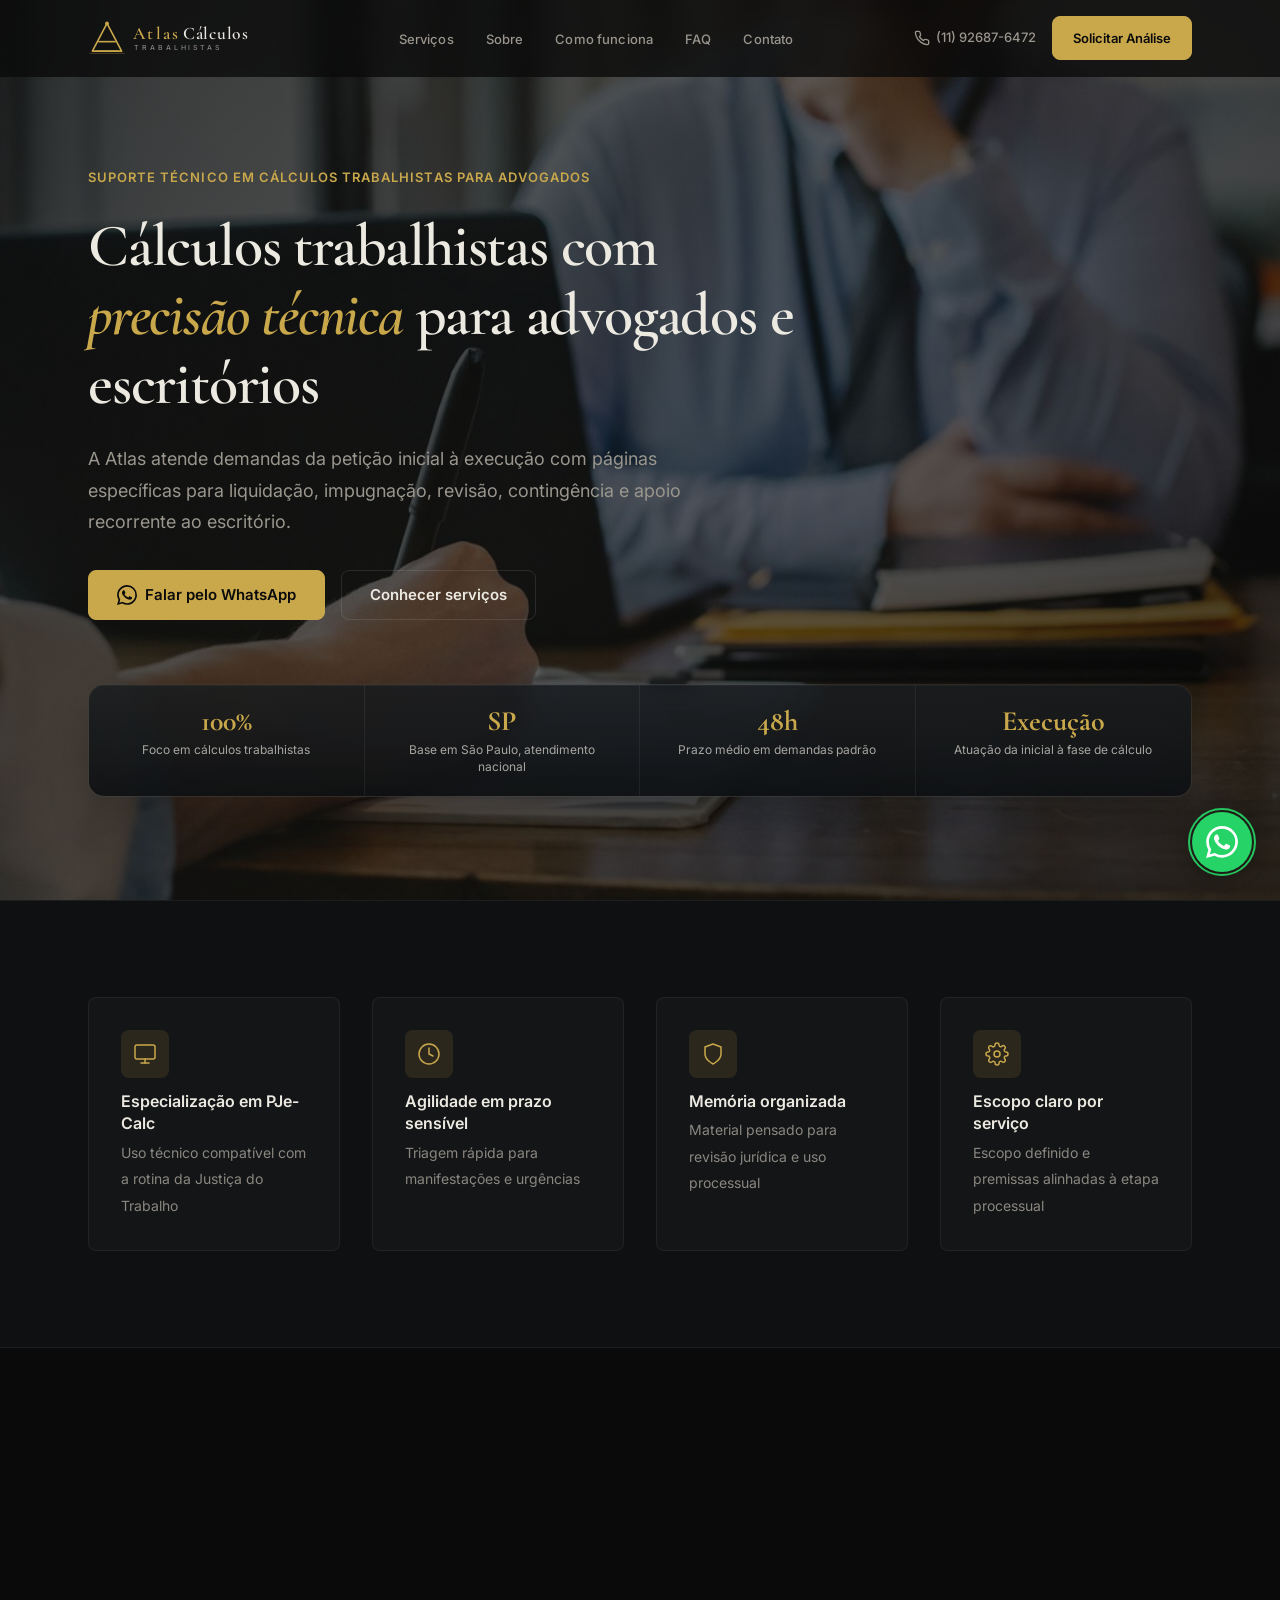
<file: index.html>
<!DOCTYPE html>
<html lang="pt-BR">
<head>
  <!-- Google tag (gtag.js) -->
  <script async src="https://www.googletagmanager.com/gtag/js?id=G-YRRCG4PG8Q"></script>
  <script>
    window.dataLayer = window.dataLayer || [];
    function gtag(){dataLayer.push(arguments);}
    gtag('js', new Date());
    gtag('config', 'G-YRRCG4PG8Q');
  </script>
  <meta charset="UTF-8">
  <meta name="viewport" content="width=device-width, initial-scale=1.0">
  <title>Atlas Cálculos Trabalhistas | Liquidação, Impugnação e Revisão</title>
  <meta name="description" content="Cálculos trabalhistas para advogados e escritórios com foco em liquidação de sentença, impugnação, revisão, cálculos iniciais e contingência. Atendimento remoto nacional.">
  <meta property="og:title" content="Atlas Cálculos Trabalhistas | Liquidação, Impugnação e Revisão">
  <meta property="og:description" content="Suporte técnico em cálculos trabalhistas para advogados e escritórios, com páginas específicas para liquidação, impugnação, revisão, inicial e contingência.">
  <meta property="og:type" content="website">
  <meta property="og:url" content="https://atlascalculos.com.br/">
  <meta property="og:site_name" content="Atlas Cálculos Trabalhistas">
  <meta property="og:locale" content="pt_BR">
  <meta property="og:image" content="https://atlascalculos.com.br/og-image.jpg">
  <meta property="og:image:alt" content="Identidade visual da Atlas Cálculos Trabalhistas">
  <meta name="twitter:card" content="summary_large_image">
  <meta name="twitter:title" content="Atlas Cálculos Trabalhistas | Liquidação, Impugnação e Revisão">
  <meta name="twitter:description" content="Suporte técnico em cálculos trabalhistas para advogados e escritórios com atendimento remoto nacional.">
  <meta name="twitter:image" content="https://atlascalculos.com.br/og-image.jpg">
  <meta name="robots" content="index, follow">
  <link rel="canonical" href="https://atlascalculos.com.br/">
  <meta name="theme-color" content="#0a0a0b">
  <link rel="icon" href="/favicon.ico" sizes="any">
  <link rel="icon" type="image/svg+xml" href="/favicon.svg">
  <link rel="icon" type="image/png" sizes="32x32" href="/favicon-32x32.png">
  <link rel="icon" type="image/png" sizes="16x16" href="/favicon-16x16.png">
  <link rel="icon" type="image/png" sizes="192x192" href="/icon-192.png">
  <link rel="apple-touch-icon" sizes="180x180" href="/apple-touch-icon.png">
  <link rel="manifest" href="/site.webmanifest">
  <link rel="preload" as="image" href="/images/hero/hero-banner-1440.jpg" imagesrcset="/images/hero/hero-banner-768.jpg 768w, /images/hero/hero-banner-1440.jpg 1440w" imagesizes="100vw">
  <link rel="preconnect" href="https://fonts.googleapis.com">
  <link rel="preconnect" href="https://fonts.gstatic.com" crossorigin>
  <link href="https://fonts.googleapis.com/css2?family=Cormorant+Garamond:ital,wght@0,400;0,500;0,600;0,700;1,400&family=Inter:wght@300;400;500;600;700&display=swap" rel="stylesheet">
  <link rel="stylesheet" href="/css/styles.css">
  <script type="application/ld+json">
  {
    "@context": "https://schema.org",
    "@graph": [
      {
        "@type": "Organization",
        "@id": "https://atlascalculos.com.br/#organization",
        "name": "Atlas Cálculos Trabalhistas",
        "url": "https://atlascalculos.com.br/",
        "logo": {
          "@type": "ImageObject",
          "url": "https://atlascalculos.com.br/icon-512.png",
          "width": 512,
          "height": 512
        },
        "image": "https://atlascalculos.com.br/og-image.jpg",
        "email": "contato@atlascalculos.com.br",
        "telephone": "+55 11 92687-6472",
        "address": {
          "@type": "PostalAddress",
          "addressLocality": "São Paulo",
          "addressRegion": "SP",
          "addressCountry": "BR"
        },
        "sameAs": [
          "https://instagram.com/atlascalculos",
          "https://linkedin.com/company/112794314"
        ]
      },
      {
        "@type": "ProfessionalService",
        "@id": "https://atlascalculos.com.br/#service",
        "name": "Atlas Cálculos Trabalhistas",
        "description": "Suporte técnico em cálculos trabalhistas para advogados e escritórios, com foco em liquidação de sentença, impugnação, revisão, cálculos iniciais e contingência.",
        "url": "https://atlascalculos.com.br/",
        "provider": {
          "@id": "https://atlascalculos.com.br/#organization"
        },
        "areaServed": "BR",
        "serviceType": [
          "Cálculos iniciais trabalhistas",
          "Liquidação de sentença trabalhista",
          "Impugnação de cálculos trabalhistas",
          "Contingência trabalhista",
          "Revisão de cálculos trabalhistas"
        ]
      },
      {
        "@type": "WebSite",
        "@id": "https://atlascalculos.com.br/#website",
        "url": "https://atlascalculos.com.br/",
        "name": "Atlas Cálculos Trabalhistas",
        "inLanguage": "pt-BR"
      },
      {
        "@type": "FAQPage",
        "@id": "https://atlascalculos.com.br/#faq",
        "mainEntity": [
          {
            "@type": "Question",
            "name": "Como funciona a solicitação de um cálculo?",
            "acceptedAnswer": {
              "@type": "Answer",
              "text": "O advogado envia o caso, o objetivo da demanda, o prazo e os documentos disponíveis. A Atlas faz a triagem técnica, define escopo e indica a frente mais adequada para o trabalho."
            }
          },
          {
            "@type": "Question",
            "name": "Atendem apenas advogados e escritórios?",
            "acceptedAnswer": {
              "@type": "Answer",
              "text": "Sim. O atendimento da Atlas é direcionado a advogados autônomos e escritórios que precisam de apoio técnico em cálculos trabalhistas."
            }
          },
          {
            "@type": "Question",
            "name": "Fazem revisão de cálculos já elaborados?",
            "acceptedAnswer": {
              "@type": "Answer",
              "text": "Sim. A Atlas revisa cálculos já produzidos para validar critérios, memória e coerência técnica antes de protocolar, negociar ou impugnar."
            }
          },
          {
            "@type": "Question",
            "name": "Atendem demandas urgentes?",
            "acceptedAnswer": {
              "@type": "Answer",
              "text": "Sim. Demandas com prazo processual recebem prioridade na triagem para avaliar viabilidade, escopo e melhor formato de entrega."
            }
          }
        ]
      }
    ]
  }
  </script>
</head>
<body data-whatsapp-url="https://wa.me/5511926876472?text=Ol%C3%A1%2C%20gostaria%20de%20solicitar%20uma%20an%C3%A1lise%20t%C3%A9cnica.">

  <!-- ========== HEADER ========== -->
  <header class="header" id="header">
    <div class="container header__inner">
      <a href="/" class="header__logo" aria-label="Atlas Cálculos Trabalhistas - Início">
        <svg width="190" height="44" viewBox="0 0 260 52" fill="none" xmlns="http://www.w3.org/2000/svg">
          <polygon points="26,6 6,44 46,44" fill="none" stroke="#c9a84c" stroke-width="2.2" stroke-linejoin="round"/>
          <line x1="14" y1="31" x2="38" y2="31" stroke="#c9a84c" stroke-width="2.2"/>
          <circle cx="26" cy="6" r="2.6" fill="#c9a84c"/>
          <line x1="2" y1="47" x2="50" y2="47" stroke="#c9a84c" stroke-width="0.8" opacity="0.5"/>
          <line x1="10" y1="44" x2="42" y2="44" stroke="#c9a84c" stroke-width="1.6"/>
          <text x="62" y="28" font-family="'Cormorant Garamond', Georgia, serif" font-size="24" font-weight="600" fill="#c9a84c" letter-spacing="3">Atlas</text>
          <text x="130" y="28" font-family="'Cormorant Garamond', Georgia, serif" font-size="24" font-weight="600" fill="#e6e4de" letter-spacing="1">Cálculos</text>
          <text x="63" y="43" font-family="'DM Sans', 'Inter', sans-serif" font-size="9.5" font-weight="500" fill="#888480" letter-spacing="4">TRABALHISTAS</text>
        </svg>
      </a>

      <nav class="header__nav" id="nav" aria-label="Navegação principal">
        <ul class="nav__list">
          <li><a href="#servicos" class="nav__link">Serviços</a></li>
          <li><a href="#sobre" class="nav__link">Sobre</a></li>
          <li><a href="#como-funciona" class="nav__link">Como funciona</a></li>
          <li><a href="#faq" class="nav__link">FAQ</a></li>
          <li><a href="#contato" class="nav__link">Contato</a></li>
        </ul>
      </nav>

      <div class="header__actions">
        <a href="tel:+5511926876472" class="header__phone" aria-label="Ligar para Atlas">
          <svg width="16" height="16" viewBox="0 0 24 24" fill="none" stroke="currentColor" stroke-width="2" stroke-linecap="round" stroke-linejoin="round"><path d="M22 16.92v3a2 2 0 0 1-2.18 2 19.79 19.79 0 0 1-8.63-3.07 19.5 19.5 0 0 1-6-6 19.79 19.79 0 0 1-3.07-8.67A2 2 0 0 1 4.11 2h3a2 2 0 0 1 2 1.72 12.84 12.84 0 0 0 .7 2.81 2 2 0 0 1-.45 2.11L8.09 9.91a16 16 0 0 0 6 6l1.27-1.27a2 2 0 0 1 2.11-.45 12.84 12.84 0 0 0 2.81.7A2 2 0 0 1 22 16.92z"/></svg>
          <span>(11) 92687-6472</span>
        </a>
        <a href="https://wa.me/5511926876472?text=Ol%C3%A1%2C%20gostaria%20de%20solicitar%20uma%20an%C3%A1lise%20t%C3%A9cnica." class="btn btn--primary btn--sm header__cta" target="_blank" rel="noopener noreferrer">
          Solicitar Análise
        </a>
        <button class="header__menu-toggle" id="menuToggle" aria-label="Abrir menu" aria-expanded="false" aria-controls="nav">
          <span></span><span></span><span></span>
        </button>
      </div>
    </div>
  </header>

  <main>
    <!-- ========== HERO ========== -->
    <section class="hero" id="hero">
      <div class="hero__media" aria-hidden="true">
        <img class="hero__image" src="/images/hero/hero-banner-1440.jpg" srcset="/images/hero/hero-banner-768.jpg 768w, images/hero/hero-banner-1440.jpg 1440w" sizes="100vw" width="1440" height="810" alt="" loading="eager" decoding="async" fetchpriority="high">
      </div>
      <div class="hero__bg-pattern" aria-hidden="true"></div>
      <div class="container hero__inner">
        <div class="hero__content">
          <p class="hero__label">Suporte técnico em cálculos trabalhistas para advogados</p>
          <h1 class="hero__title">Cálculos trabalhistas com <em>precisão técnica</em> para advogados e escritórios</h1>
          <p class="hero__description">A Atlas atende demandas da petição inicial à execução com páginas específicas para liquidação, impugnação, revisão, contingência e apoio recorrente ao escritório.</p>
          <div class="hero__actions">
            <a href="https://wa.me/5511926876472?text=Ol%C3%A1%2C%20gostaria%20de%20solicitar%20uma%20an%C3%A1lise%20t%C3%A9cnica." class="btn btn--primary" target="_blank" rel="noopener noreferrer">
              <svg width="20" height="20" viewBox="0 0 24 24" fill="currentColor"><path d="M17.472 14.382c-.297-.149-1.758-.867-2.03-.967-.273-.099-.471-.148-.67.15-.197.297-.767.966-.94 1.164-.173.199-.347.223-.644.075-.297-.15-1.255-.463-2.39-1.475-.883-.788-1.48-1.761-1.653-2.059-.173-.297-.018-.458.13-.606.134-.133.298-.347.446-.52.149-.174.198-.298.298-.497.099-.198.05-.371-.025-.52-.075-.149-.669-1.612-.916-2.207-.242-.579-.487-.5-.669-.51-.173-.008-.371-.01-.57-.01-.198 0-.52.074-.792.372-.272.297-1.04 1.016-1.04 2.479 0 1.462 1.065 2.875 1.213 3.074.149.198 2.096 3.2 5.077 4.487.709.306 1.262.489 1.694.625.712.227 1.36.195 1.871.118.571-.085 1.758-.719 2.006-1.413.248-.694.248-1.289.173-1.413-.074-.124-.272-.198-.57-.347m-5.421 7.403h-.004a9.87 9.87 0 01-5.031-1.378l-.361-.214-3.741.982.998-3.648-.235-.374a9.86 9.86 0 01-1.51-5.26c.001-5.45 4.436-9.884 9.888-9.884 2.64 0 5.122 1.03 6.988 2.898a9.825 9.825 0 012.893 6.994c-.003 5.45-4.437 9.884-9.885 9.884m8.413-18.297A11.815 11.815 0 0012.05 0C5.495 0 .16 5.335.157 11.892c0 2.096.547 4.142 1.588 5.945L.057 24l6.305-1.654a11.882 11.882 0 005.683 1.448h.005c6.554 0 11.89-5.335 11.893-11.893a11.821 11.821 0 00-3.48-8.413z"/></svg>
              Falar pelo WhatsApp
            </a>
            <a href="#servicos" class="btn btn--outline">Conhecer serviços</a>
          </div>
        </div>

        <div class="hero__stats">
          <div class="stat" data-animate>
            <span class="stat__value">100%</span>
            <span class="stat__label">Foco em cálculos trabalhistas</span>
          </div>
          <div class="stat" data-animate>
            <span class="stat__value">SP</span>
            <span class="stat__label">Base em São Paulo, atendimento nacional</span>
          </div>
          <div class="stat" data-animate>
            <span class="stat__value">48h</span>
            <span class="stat__label">Prazo médio em demandas padrão</span>
          </div>
          <div class="stat" data-animate>
            <span class="stat__value">Execução</span>
            <span class="stat__label">Atuação da inicial à fase de cálculo</span>
          </div>
        </div>
      </div>
    </section>

    <!-- ========== TRUST BAR ========== -->
    <section class="trust" aria-label="Indicadores de confiança">
      <div class="container">
        <div class="trust__grid">
          <div class="trust__item" data-animate>
            <div class="trust__icon">
              <svg width="24" height="24" viewBox="0 0 24 24" fill="none" stroke="currentColor" stroke-width="1.5" stroke-linecap="round" stroke-linejoin="round"><rect x="2" y="3" width="20" height="14" rx="2"/><line x1="8" y1="21" x2="16" y2="21"/><line x1="12" y1="17" x2="12" y2="21"/></svg>
            </div>
            <div class="trust__text">
              <strong>Especialização em PJe-Calc</strong>
              <span>Uso técnico compatível com a rotina da Justiça do Trabalho</span>
            </div>
          </div>
          <div class="trust__item" data-animate>
            <div class="trust__icon">
              <svg width="24" height="24" viewBox="0 0 24 24" fill="none" stroke="currentColor" stroke-width="1.5" stroke-linecap="round" stroke-linejoin="round"><circle cx="12" cy="12" r="10"/><polyline points="12 6 12 12 16 14"/></svg>
            </div>
            <div class="trust__text">
              <strong>Agilidade em prazo sensível</strong>
              <span>Triagem rápida para manifestações e urgências</span>
            </div>
          </div>
          <div class="trust__item" data-animate>
            <div class="trust__icon">
              <svg width="24" height="24" viewBox="0 0 24 24" fill="none" stroke="currentColor" stroke-width="1.5" stroke-linecap="round" stroke-linejoin="round"><path d="M12 22s8-4 8-10V5l-8-3-8 3v7c0 6 8 10 8 10z"/></svg>
            </div>
            <div class="trust__text">
              <strong>Memória organizada</strong>
              <span>Material pensado para revisão jurídica e uso processual</span>
            </div>
          </div>
          <div class="trust__item" data-animate>
            <div class="trust__icon">
              <svg width="24" height="24" viewBox="0 0 24 24" fill="none" stroke="currentColor" stroke-width="1.5" stroke-linecap="round" stroke-linejoin="round"><circle cx="12" cy="12" r="3"/><path d="M19.4 15a1.65 1.65 0 0 0 .33 1.82l.06.06a2 2 0 0 1 0 2.83 2 2 0 0 1-2.83 0l-.06-.06a1.65 1.65 0 0 0-1.82-.33 1.65 1.65 0 0 0-1 1.51V21a2 2 0 0 1-2 2 2 2 0 0 1-2-2v-.09A1.65 1.65 0 0 0 9 19.4a1.65 1.65 0 0 0-1.82.33l-.06.06a2 2 0 0 1-2.83 0 2 2 0 0 1 0-2.83l.06-.06A1.65 1.65 0 0 0 4.68 15a1.65 1.65 0 0 0-1.51-1H3a2 2 0 0 1-2-2 2 2 0 0 1 2-2h.09A1.65 1.65 0 0 0 4.6 9a1.65 1.65 0 0 0-.33-1.82l-.06-.06a2 2 0 0 1 0-2.83 2 2 0 0 1 2.83 0l.06.06A1.65 1.65 0 0 0 9 4.68a1.65 1.65 0 0 0 1-1.51V3a2 2 0 0 1 2-2 2 2 0 0 1 2 2v.09a1.65 1.65 0 0 0 1 1.51 1.65 1.65 0 0 0 1.82-.33l.06-.06a2 2 0 0 1 2.83 0 2 2 0 0 1 0 2.83l-.06.06A1.65 1.65 0 0 0 19.4 9a1.65 1.65 0 0 0 1.51 1H21a2 2 0 0 1 2 2 2 2 0 0 1-2 2h-.09a1.65 1.65 0 0 0-1.51 1z"/></svg>
            </div>
            <div class="trust__text">
              <strong>Escopo claro por serviço</strong>
              <span>Escopo definido e premissas alinhadas à etapa processual</span>
            </div>
          </div>
        </div>
      </div>
    </section>

    <!-- ========== SERVICOS ========== -->
    <section class="services" id="servicos">
      <div class="container">
        <div class="section-header" data-animate>
          <span class="section-header__label">Serviços</span>
          <h2 class="section-header__title">Frentes de cálculo organizadas por etapa do processo</h2>
          <p class="section-header__lead">Os serviços da Atlas acompanham etapas recorrentes do contencioso trabalhista, com escopo técnico definido para apoiar o advogado desde a estimativa inicial até a liquidação, revisão, impugnação e contingência.</p>
        </div>

        <div class="services__grid">
          <article class="service-card" data-animate>
            <a href="/calculos-iniciais/" class="service-card__link" aria-label="Abrir página de cálculos iniciais trabalhistas">
              <div class="service-card__media" aria-hidden="true">
                <img src="/images/services/service-1-640.jpg" srcset="/images/services/service-1-640.jpg 640w, images/services/service-1-960.jpg 960w" sizes="(min-width: 1024px) 31vw, (min-width: 640px) 48vw, calc(100vw - 48px)" alt="Mãos usando calculadora sobre pasta e notebook em mesa de trabalho" width="640" height="427" loading="lazy" decoding="async" fetchpriority="low">
              </div>
              <div class="service-card__icon">
                <svg width="28" height="28" viewBox="0 0 24 24" fill="none" stroke="currentColor" stroke-width="1.5" stroke-linecap="round" stroke-linejoin="round"><rect x="4" y="2" width="16" height="20" rx="2"/><line x1="8" y1="6" x2="16" y2="6"/><line x1="8" y1="10" x2="16" y2="10"/><line x1="8" y1="14" x2="12" y2="14"/></svg>
              </div>
              <span class="service-card__tag">Petição inicial</span>
              <h3 class="service-card__title">Cálculos iniciais trabalhistas</h3>
              <p class="service-card__description">Apuração de verbas, reflexos e estimativas para ajudar a estruturar pedidos, valor da causa e estratégia já no começo da demanda.</p>
              <span class="service-card__link-text">Ver página do serviço <svg width="16" height="16" viewBox="0 0 24 24" fill="none" stroke="currentColor" stroke-width="2" stroke-linecap="round" stroke-linejoin="round"><line x1="5" y1="12" x2="19" y2="12"/><polyline points="12 5 19 12 12 19"/></svg></span>
            </a>
          </article>

          <article class="service-card" data-animate>
            <a href="/liquidacao-de-sentenca/" class="service-card__link" aria-label="Abrir página de liquidação de sentença trabalhista">
              <div class="service-card__media" aria-hidden="true">
                <img src="/images/services/service-2-640.jpg" srcset="/images/services/service-2-640.jpg 640w, images/services/service-2-960.jpg 960w" sizes="(min-width: 1024px) 31vw, (min-width: 640px) 48vw, calc(100vw - 48px)" alt="Calculadora sobre relatórios em mesa de trabalho com notebook ao fundo" width="640" height="427" loading="lazy" decoding="async" fetchpriority="low">
              </div>
              <div class="service-card__icon">
                <svg width="28" height="28" viewBox="0 0 24 24" fill="none" stroke="currentColor" stroke-width="1.5" stroke-linecap="round" stroke-linejoin="round"><path d="M14 2H6a2 2 0 0 0-2 2v16a2 2 0 0 0 2 2h12a2 2 0 0 0 2-2V8z"/><polyline points="14 2 14 8 20 8"/><line x1="16" y1="13" x2="8" y2="13"/><line x1="16" y1="17" x2="8" y2="17"/><polyline points="10 9 9 9 8 9"/></svg>
              </div>
              <span class="service-card__tag">Execução</span>
              <h3 class="service-card__title">Liquidação de sentença</h3>
              <p class="service-card__description">Conta alinhada ao título executivo, com memória clara e estrutura pensada para protocolo, revisão interna e desdobramentos da execução.</p>
              <span class="service-card__link-text">Ver página do serviço <svg width="16" height="16" viewBox="0 0 24 24" fill="none" stroke="currentColor" stroke-width="2" stroke-linecap="round" stroke-linejoin="round"><line x1="5" y1="12" x2="19" y2="12"/><polyline points="12 5 19 12 12 19"/></svg></span>
            </a>
          </article>

          <article class="service-card" data-animate>
            <a href="/impugnacao-de-calculos/" class="service-card__link" aria-label="Abrir página de impugnação de cálculos trabalhistas">
              <div class="service-card__media" aria-hidden="true">
                <img src="/images/services/service-3-640.jpg" srcset="/images/services/service-3-640.jpg 640w, images/services/service-3-960.jpg 960w" sizes="(min-width: 1024px) 31vw, (min-width: 640px) 48vw, calc(100vw - 48px)" alt="Mãos revisando documento com calculadora e caneta em mesa de trabalho" width="640" height="427" loading="lazy" decoding="async" fetchpriority="low">
              </div>
              <div class="service-card__icon">
                <svg width="28" height="28" viewBox="0 0 24 24" fill="none" stroke="currentColor" stroke-width="1.5" stroke-linecap="round" stroke-linejoin="round"><circle cx="11" cy="11" r="8"/><line x1="21" y1="21" x2="16.65" y2="16.65"/><line x1="8" y1="11" x2="14" y2="11"/></svg>
              </div>
              <span class="service-card__tag">Confronto técnico</span>
              <h3 class="service-card__title">Impugnação de cálculos</h3>
              <p class="service-card__description">Leitura crítica da conta apresentada para localizar excessos, inconsistências, premissas equivocadas e pontos que merecem manifestação específica.</p>
              <span class="service-card__link-text">Ver página do serviço <svg width="16" height="16" viewBox="0 0 24 24" fill="none" stroke="currentColor" stroke-width="2" stroke-linecap="round" stroke-linejoin="round"><line x1="5" y1="12" x2="19" y2="12"/><polyline points="12 5 19 12 12 19"/></svg></span>
            </a>
          </article>

          <article class="service-card" data-animate>
            <a href="/calculos-de-contingencia/" class="service-card__link" aria-label="Abrir página de contingência trabalhista">
              <div class="service-card__media" aria-hidden="true">
                <img src="/images/services/service-4-640.jpg" srcset="/images/services/service-4-640.jpg 640w, images/services/service-4-960.jpg 960w" sizes="(min-width: 1024px) 31vw, (min-width: 640px) 48vw, calc(100vw - 48px)" alt="Profissional analisando gráficos e relatórios em mesa de escritório" width="640" height="338" loading="lazy" decoding="async" fetchpriority="low">
              </div>
              <div class="service-card__icon">
                <svg width="28" height="28" viewBox="0 0 24 24" fill="none" stroke="currentColor" stroke-width="1.5" stroke-linecap="round" stroke-linejoin="round"><line x1="12" y1="20" x2="12" y2="10"/><line x1="18" y1="20" x2="18" y2="4"/><line x1="6" y1="20" x2="6" y2="16"/></svg>
              </div>
              <span class="service-card__tag">Risco e acordo</span>
              <h3 class="service-card__title">Contingência trabalhista</h3>
              <p class="service-card__description">Estimativa técnica de passivo para apoiar provisões, negociação, definição de estratégia e leitura econômica de risco processual.</p>
              <span class="service-card__link-text">Ver página do serviço <svg width="16" height="16" viewBox="0 0 24 24" fill="none" stroke="currentColor" stroke-width="2" stroke-linecap="round" stroke-linejoin="round"><line x1="5" y1="12" x2="19" y2="12"/><polyline points="12 5 19 12 12 19"/></svg></span>
            </a>
          </article>

          <article class="service-card" data-animate>
            <a href="/revisao-de-calculos/" class="service-card__link" aria-label="Abrir página de revisão de cálculos trabalhistas">
              <div class="service-card__media" aria-hidden="true">
                <img src="/images/services/service-5-640.jpg" srcset="/images/services/service-5-640.jpg 640w, images/services/service-5-960.jpg 960w" sizes="(min-width: 1024px) 31vw, (min-width: 640px) 48vw, calc(100vw - 48px)" alt="Cálculo manual com calculadora e caneta sobre folha em branco" width="640" height="360" loading="lazy" decoding="async" fetchpriority="low">
              </div>
              <div class="service-card__icon">
                <svg width="28" height="28" viewBox="0 0 24 24" fill="none" stroke="currentColor" stroke-width="1.5" stroke-linecap="round" stroke-linejoin="round"><polyline points="23 4 23 10 17 10"/><polyline points="1 20 1 14 7 14"/><path d="M3.51 9a9 9 0 0 1 14.85-3.36L23 10M1 14l4.64 4.36A9 9 0 0 0 20.49 15"/></svg>
              </div>
              <span class="service-card__tag">Validação prévia</span>
              <h3 class="service-card__title">Revisão de cálculos</h3>
              <p class="service-card__description">Segundo olhar técnico para contas já prontas, antes de protocolar, negociar ou assumir o valor como referência definitiva.</p>
              <span class="service-card__link-text">Ver página do serviço <svg width="16" height="16" viewBox="0 0 24 24" fill="none" stroke="currentColor" stroke-width="2" stroke-linecap="round" stroke-linejoin="round"><line x1="5" y1="12" x2="19" y2="12"/><polyline points="12 5 19 12 12 19"/></svg></span>
            </a>
          </article>

          <article class="service-card" data-animate>
            <a href="/calculos-para-advogados/" class="service-card__link" aria-label="Abrir página de cálculos trabalhistas para advogados">
              <div class="service-card__media" aria-hidden="true">
                <img src="/images/services/service-6-640.jpg" srcset="/images/services/service-6-640.jpg 640w, images/services/service-6-960.jpg 960w" sizes="(min-width: 1024px) 31vw, (min-width: 640px) 48vw, calc(100vw - 48px)" alt="Mesa de trabalho jurídica com notebook, documentos e estátua da justiça" width="640" height="427" loading="lazy" decoding="async" fetchpriority="low">
              </div>
              <div class="service-card__icon">
                <svg width="28" height="28" viewBox="0 0 24 24" fill="none" stroke="currentColor" stroke-width="1.5" stroke-linecap="round" stroke-linejoin="round"><line x1="12" y1="1" x2="12" y2="23"/><path d="M17 5H9.5a3.5 3.5 0 0 0 0 7h5a3.5 3.5 0 0 1 0 7H6"/></svg>
              </div>
              <span class="service-card__tag">Parceria recorrente</span>
              <h3 class="service-card__title">Cálculos para advogados</h3>
              <p class="service-card__description">Apoio técnico contínuo para escritórios que precisam terceirizar ou reforçar a frente de cálculo sem ampliar estrutura fixa.</p>
              <span class="service-card__link-text">Ver página do serviço <svg width="16" height="16" viewBox="0 0 24 24" fill="none" stroke="currentColor" stroke-width="2" stroke-linecap="round" stroke-linejoin="round"><line x1="5" y1="12" x2="19" y2="12"/><polyline points="12 5 19 12 12 19"/></svg></span>
            </a>
          </article>
        </div>

        <p class="services__note" data-animate>Atualização de créditos, saldo remanescente e outras apurações pontuais entram como desdobramento das frentes principais, especialmente em <a href="/liquidacao-de-sentenca/">liquidação de sentença</a>, <a href="/revisao-de-calculos/">revisão de cálculos</a> e <a href="/impugnacao-de-calculos/">impugnação de cálculos</a>.</p>
      </div>
    </section>

    <!-- ========== DEPOIMENTOS ========== -->
    <section class="testimonials" id="depoimentos" aria-labelledby="testimonials-title">
      <div class="container">
        <div class="testimonials__grid">
          <div class="testimonials__intro" data-animate>
            <span class="section-header__label">Provas sociais</span>
            <h2 class="testimonials__title" id="testimonials-title">Confiança percebida por quem vive a rotina trabalhista</h2>
            <p class="testimonials__lead">Os depoimentos refletem a experiência de advogados e escritórios que buscam uma frente de cálculo confiável, responsiva e tecnicamente consistente para apoiar a rotina trabalhista.</p>
          </div>

          <div class="testimonial-carousel" data-carousel data-autoplay="6800" data-animate aria-roledescription="carousel" aria-label="Depoimentos de clientes e parceiros">
            <div class="testimonial-carousel__header">
              <p class="testimonial-carousel__eyebrow">Depoimentos em destaque</p>
              <div class="testimonial-carousel__controls" aria-label="Controles do carrossel">
                <button type="button" class="testimonial-carousel__arrow" data-carousel-prev aria-label="Ver depoimento anterior">
                  <svg width="18" height="18" viewBox="0 0 24 24" fill="none" stroke="currentColor" stroke-width="1.8" stroke-linecap="round" stroke-linejoin="round"><polyline points="15 18 9 12 15 6"/></svg>
                </button>
                <button type="button" class="testimonial-carousel__arrow" data-carousel-next aria-label="Ver próximo depoimento">
                  <svg width="18" height="18" viewBox="0 0 24 24" fill="none" stroke="currentColor" stroke-width="1.8" stroke-linecap="round" stroke-linejoin="round"><polyline points="9 18 15 12 9 6"/></svg>
                </button>
              </div>
            </div>

            <div class="testimonial-carousel__viewport" id="testimonialsCarouselViewport">
              <div class="testimonial-carousel__track" data-carousel-track>
                <article class="testimonial-carousel__slide" data-carousel-slide aria-label="Depoimento 1 de 4">
                  <div class="testimonial-card">
                    <div class="testimonial-card__quote" aria-hidden="true">
                      <svg width="22" height="22" viewBox="0 0 24 24" fill="currentColor"><path d="M9.08 7.5H6.36A3.36 3.36 0 0 0 3 10.86v4.78A2.36 2.36 0 0 0 5.36 18h2.28A2.36 2.36 0 0 0 10 15.64v-5.78A2.36 2.36 0 0 0 7.64 7.5H7.4c.32-1.3 1.4-2.3 2.78-2.54a.75.75 0 0 0-.26-1.48 5.36 5.36 0 0 0-4.84 4.02Zm10 0h-2.72A3.36 3.36 0 0 0 13 10.86v4.78A2.36 2.36 0 0 0 15.36 18h2.28A2.36 2.36 0 0 0 20 15.64v-5.78A2.36 2.36 0 0 0 17.64 7.5h-.24c.32-1.3 1.4-2.3 2.78-2.54a.75.75 0 1 0-.26-1.48 5.36 5.36 0 0 0-4.84 4.02Z"/></svg>
                    </div>
                    <blockquote class="testimonial-card__body">
                      <p>“Entrega rápida, memória de cálculo impecável. Passei a terceirizar toda a fase de liquidação com a Atlas — ganho tempo e segurança no processo.”</p>
                    </blockquote>
                    <footer class="testimonial-card__author">
                      <strong class="testimonial-card__name">Thais Castro</strong>
                      <span class="testimonial-card__role">Advogada trabalhista</span>
                    </footer>
                  </div>
                </article>

                <article class="testimonial-carousel__slide" data-carousel-slide aria-label="Depoimento 2 de 4">
                  <div class="testimonial-card">
                    <div class="testimonial-card__quote" aria-hidden="true">
                      <svg width="22" height="22" viewBox="0 0 24 24" fill="currentColor"><path d="M9.08 7.5H6.36A3.36 3.36 0 0 0 3 10.86v4.78A2.36 2.36 0 0 0 5.36 18h2.28A2.36 2.36 0 0 0 10 15.64v-5.78A2.36 2.36 0 0 0 7.64 7.5H7.4c.32-1.3 1.4-2.3 2.78-2.54a.75.75 0 0 0-.26-1.48 5.36 5.36 0 0 0-4.84 4.02Zm10 0h-2.72A3.36 3.36 0 0 0 13 10.86v4.78A2.36 2.36 0 0 0 15.36 18h2.28A2.36 2.36 0 0 0 20 15.64v-5.78A2.36 2.36 0 0 0 17.64 7.5h-.24c.32-1.3 1.4-2.3 2.78-2.54a.75.75 0 1 0-.26-1.48 5.36 5.36 0 0 0-4.84 4.02Z"/></svg>
                    </div>
                    <blockquote class="testimonial-card__body">
                      <p>“Precisei de uma revisão urgente para impugnação e a Atlas entregou em menos de 24h. Critérios bem fundamentados, memória clara. Virou parceiro fixo do escritório.”</p>
                    </blockquote>
                    <footer class="testimonial-card__author">
                      <strong class="testimonial-card__name">Agatha Maria</strong>
                      <span class="testimonial-card__role">Advogada Trabalhista</span>
                    </footer>
                  </div>
                </article>

                <article class="testimonial-carousel__slide" data-carousel-slide aria-label="Depoimento 3 de 4">
                  <div class="testimonial-card">
                    <div class="testimonial-card__quote" aria-hidden="true">
                      <svg width="22" height="22" viewBox="0 0 24 24" fill="currentColor"><path d="M9.08 7.5H6.36A3.36 3.36 0 0 0 3 10.86v4.78A2.36 2.36 0 0 0 5.36 18h2.28A2.36 2.36 0 0 0 10 15.64v-5.78A2.36 2.36 0 0 0 7.64 7.5H7.4c.32-1.3 1.4-2.3 2.78-2.54a.75.75 0 0 0-.26-1.48 5.36 5.36 0 0 0-4.84 4.02Zm10 0h-2.72A3.36 3.36 0 0 0 13 10.86v4.78A2.36 2.36 0 0 0 15.36 18h2.28A2.36 2.36 0 0 0 20 15.64v-5.78A2.36 2.36 0 0 0 17.64 7.5h-.24c.32-1.3 1.4-2.3 2.78-2.54a.75.75 0 1 0-.26-1.48 5.36 5.36 0 0 0-4.84 4.02Z"/></svg>
                    </div>
                    <blockquote class="testimonial-card__body">
                      <p>“Terceirizar os cálculos trabalhistas foi a melhor decisão operacional do escritório. A Atlas entende a rotina do advogado — escopo definido, prazo cumprido, zero retrabalho.”</p>
                    </blockquote>
                    <footer class="testimonial-card__author">
                      <strong class="testimonial-card__name">Ana Claudia</strong>
                      <span class="testimonial-card__role">Advogada Trabalhista</span>
                    </footer>
                  </div>
                </article>

                <article class="testimonial-carousel__slide" data-carousel-slide aria-label="Depoimento 4 de 4">
                  <div class="testimonial-card">
                    <div class="testimonial-card__quote" aria-hidden="true">
                      <svg width="22" height="22" viewBox="0 0 24 24" fill="currentColor"><path d="M9.08 7.5H6.36A3.36 3.36 0 0 0 3 10.86v4.78A2.36 2.36 0 0 0 5.36 18h2.28A2.36 2.36 0 0 0 10 15.64v-5.78A2.36 2.36 0 0 0 7.64 7.5H7.4c.32-1.3 1.4-2.3 2.78-2.54a.75.75 0 0 0-.26-1.48 5.36 5.36 0 0 0-4.84 4.02Zm10 0h-2.72A3.36 3.36 0 0 0 13 10.86v4.78A2.36 2.36 0 0 0 15.36 18h2.28A2.36 2.36 0 0 0 20 15.64v-5.78A2.36 2.36 0 0 0 17.64 7.5h-.24c.32-1.3 1.4-2.3 2.78-2.54a.75.75 0 1 0-.26-1.48 5.36 5.36 0 0 0-4.84 4.02Z"/></svg>
                    </div>
                    <blockquote class="testimonial-card__body">
                      <p>“Atendimento discreto, técnico e sem burocracia. Envio o caso pelo WhatsApp, recebo a triagem no mesmo dia e o cálculo chega com premissas documentadas. Exatamente o que eu precisava.”</p>
                    </blockquote>
                    <footer class="testimonial-card__author">
                      <strong class="testimonial-card__name">Matheus Soares</strong>
                      <span class="testimonial-card__role">Advogado Trabalhista</span>
                    </footer>
                  </div>
                </article>
              </div>
            </div>

            <div class="testimonial-carousel__footer">
              <div class="testimonial-carousel__dots" data-carousel-dots aria-label="Paginação dos depoimentos"></div>
              <p class="testimonial-carousel__count">
                <span data-carousel-current>01</span>
                <span aria-hidden="true">/</span>
                <span data-carousel-total>04</span>
              </p>
            </div>
          </div>
        </div>
      </div>
    </section>

    <!-- ========== SOBRE ========== -->
    <section class="about" id="sobre">
      <div class="container">
        <div class="about__grid">
          <div class="about__content" data-animate>
            <span class="section-header__label">Sobre a Atlas</span>
            <h2 class="about__title">Especialização técnica para a fase de cálculo trabalhista</h2>
            <p class="about__text">A Atlas atua de forma exclusiva na frente de cálculo trabalhista, oferecendo suporte técnico a advogados e escritórios em demandas que exigem precisão, leitura processual e resposta segura.</p>
            <p class="about__text">Cada trabalho parte de premissas verificáveis, documentação organizada e critério compatível com a etapa do processo, para que a estratégia jurídica seja acompanhada por números consistentes e defensáveis.</p>
            <p class="about__text about__text--muted"><strong>Não fazemos de tudo.</strong> Atuamos com foco em liquidação, impugnação, revisão, contingência e cálculos iniciais, com discrição, agilidade e responsabilidade técnica.</p>
            <a href="/calculos-para-advogados/" class="btn btn--primary">Conhecer o modelo de apoio</a>
          </div>

          <div class="about__values" data-animate>
            <div class="value-card">
              <div class="value-card__icon">
                <svg width="22" height="22" viewBox="0 0 24 24" fill="none" stroke="currentColor" stroke-width="1.5" stroke-linecap="round" stroke-linejoin="round"><circle cx="12" cy="12" r="10"/><circle cx="12" cy="12" r="6"/><circle cx="12" cy="12" r="2"/></svg>
              </div>
              <div>
                <h3 class="value-card__title">Especialização</h3>
                <p class="value-card__text">Foco exclusivo em cálculos trabalhistas judiciais &mdash; sem dispersão em outras práticas.</p>
              </div>
            </div>
            <div class="value-card">
              <div class="value-card__icon">
                <svg width="22" height="22" viewBox="0 0 24 24" fill="none" stroke="currentColor" stroke-width="1.5" stroke-linecap="round" stroke-linejoin="round"><path d="M22 11.08V12a10 10 0 1 1-5.93-9.14"/><polyline points="22 4 12 14.01 9 11.01"/></svg>
              </div>
              <div>
                <h3 class="value-card__title">Rigor técnico</h3>
                <p class="value-card__text">Premissas claras, memória bem estruturada e revisão criteriosa antes de cada entrega.</p>
              </div>
            </div>
            <div class="value-card">
              <div class="value-card__icon">
                <svg width="22" height="22" viewBox="0 0 24 24" fill="none" stroke="currentColor" stroke-width="1.5" stroke-linecap="round" stroke-linejoin="round"><polygon points="13 2 3 14 12 14 11 22 21 10 12 10 13 2"/></svg>
              </div>
              <div>
                <h3 class="value-card__title">Agilidade</h3>
                <p class="value-card__text">Prazos respeitados e prioridade real para demandas com urgência processual.</p>
              </div>
            </div>
            <div class="value-card">
              <div class="value-card__icon">
                <svg width="22" height="22" viewBox="0 0 24 24" fill="none" stroke="currentColor" stroke-width="1.5" stroke-linecap="round" stroke-linejoin="round"><rect x="3" y="11" width="18" height="11" rx="2" ry="2"/><path d="M7 11V7a5 5 0 0 1 10 0v4"/></svg>
              </div>
              <div>
                <h3 class="value-card__title">Confidencialidade</h3>
                <p class="value-card__text">Informações e documentos tratados com sigilo e postura compatíveis com a rotina jurídica.</p>
              </div>
            </div>
          </div>
        </div>
      </div>
    </section>

    <!-- ========== COMO FUNCIONA ========== -->
    <section class="process" id="como-funciona">
      <div class="container">
        <div class="section-header" data-animate>
          <span class="section-header__label">Como funciona</span>
          <h2 class="section-header__title">Um processo claro do início à entrega</h2>
          <p class="section-header__lead">Da solicitação à entrega, cada etapa é conduzida com enquadramento técnico e comunicação direta.</p>
        </div>

        <div class="process__grid">
          <div class="process-step" data-animate>
            <span class="process-step__number">01</span>
            <div class="process-step__content">
              <h3 class="process-step__title">Envie o caso</h3>
              <p class="process-step__text">Encaminhe o contexto da demanda, o objetivo técnico, o prazo e os documentos disponíveis por WhatsApp ou e-mail.</p>
            </div>
          </div>
          <div class="process-step__connector" aria-hidden="true"></div>
          <div class="process-step" data-animate>
            <span class="process-step__number">02</span>
            <div class="process-step__content">
              <h3 class="process-step__title">Triagem técnica</h3>
              <p class="process-step__text">A demanda é analisada, enquadrada tecnicamente e classificada por urgência. Escopo e prazo definidos antes do início.</p>
            </div>
          </div>
          <div class="process-step__connector" aria-hidden="true"></div>
          <div class="process-step" data-animate>
            <span class="process-step__number">03</span>
            <div class="process-step__content">
              <h3 class="process-step__title">Entrega com memória</h3>
              <p class="process-step__text">Cálculo entregue com memória organizada, pronta para uso processual, revisão ou negociação.</p>
            </div>
          </div>
        </div>
      </div>
    </section>

    <!-- ========== POR QUE A ATLAS ========== -->
    <section class="differentials" id="diferenciais">
      <div class="container">
        <div class="section-header" data-animate>
          <span class="section-header__label">Onde a Atlas entra</span>
          <h2 class="section-header__title">Apoio técnico em momentos diferentes da rotina trabalhista</h2>
          <p class="section-header__lead">A Atlas entra nos pontos críticos da demanda, quando o processo exige cálculo confiável para orientar estratégia, sustentar manifestações ou revisar contas com segurança e critério técnico.</p>
        </div>

        <div class="differentials__grid">
          <div class="diff-card" data-animate>
            <div class="diff-card__number">01</div>
            <h3 class="diff-card__title">Antes do protocolo</h3>
            <p class="diff-card__text">A frente de <a href="/calculos-iniciais/">cálculos iniciais</a> ajuda a dimensionar pedidos e dar base econômica à petição inicial.</p>
          </div>
          <div class="diff-card" data-animate>
            <div class="diff-card__number">02</div>
            <h3 class="diff-card__title">Na fase de execução</h3>
            <p class="diff-card__text">Quando o processo já pede conta pronta, a página de <a href="/liquidacao-de-sentenca/">liquidação de sentença</a> concentra a intenção mais transacional.</p>
          </div>
          <div class="diff-card" data-animate>
            <div class="diff-card__number">03</div>
            <h3 class="diff-card__title">Na validação do número</h3>
            <p class="diff-card__text">Se a necessidade for conferir ou confrontar uma conta existente, as páginas de <a href="/revisao-de-calculos/">revisão</a> e <a href="/impugnacao-de-calculos/">impugnação</a> fazem esse papel.</p>
          </div>
          <div class="diff-card" data-animate>
            <div class="diff-card__number">04</div>
            <h3 class="diff-card__title">Na gestão do passivo</h3>
            <p class="diff-card__text">Para risco, acordo e previsibilidade financeira, a frente de <a href="/calculos-de-contingencia/">contingência trabalhista</a> organiza cenários de exposição.</p>
          </div>
        </div>
      </div>
    </section>

    <!-- ========== FAQ ========== -->
    <section class="faq" id="faq">
      <div class="container">
        <div class="faq__layout">
          <div class="faq__sidebar" data-animate>
            <span class="faq__label">Perguntas frequentes</span>
            <h2 class="faq__heading">Dúvidas sobre o atendimento da Atlas</h2>
            <p class="faq__lead">Respostas objetivas para entender como funciona a contratação e qual página de serviço faz mais sentido para o seu caso.</p>
            <div class="faq__sidebar-cta">
              <p>Quer ajuda para escolher a frente técnica correta?</p>
              <a href="https://wa.me/5511926876472?text=Ol%C3%A1%2C%20quero%20entender%20qual%20servi%C3%A7o%20da%20Atlas%20se%20encaixa%20melhor%20no%20meu%20caso." class="btn btn--primary" target="_blank" rel="noopener noreferrer">Falar agora</a>
            </div>
          </div>

          <div class="faq__list" data-animate>
            <details class="faq__item">
              <summary class="faq__question">
                <span>Como funciona a solicitação de um cálculo?</span>
                <svg class="faq__chevron" width="20" height="20" viewBox="0 0 24 24" fill="none" stroke="currentColor" stroke-width="2" stroke-linecap="round" stroke-linejoin="round"><polyline points="6 9 12 15 18 9"/></svg>
              </summary>
              <div class="faq__answer">
                <p>Você encaminha as informações principais do caso, o objetivo da demanda, o prazo e os documentos disponíveis. A partir dessa triagem, é definido o escopo técnico e a frente mais adequada, como <a href="/calculos-iniciais/">cálculos iniciais</a>, <a href="/liquidacao-de-sentenca/">liquidação</a> ou <a href="/impugnacao-de-calculos/">impugnação</a>.</p>
              </div>
            </details>

            <details class="faq__item">
              <summary class="faq__question">
                <span>Como envio os documentos?</span>
                <svg class="faq__chevron" width="20" height="20" viewBox="0 0 24 24" fill="none" stroke="currentColor" stroke-width="2" stroke-linecap="round" stroke-linejoin="round"><polyline points="6 9 12 15 18 9"/></svg>
              </summary>
              <div class="faq__answer">
                <p>Os documentos podem ser enviados por WhatsApp ou e-mail, conforme o volume e a necessidade do caso. Na análise inicial, indicamos o formato mais adequado para o encaminhamento.</p>
              </div>
            </details>

            <details class="faq__item">
              <summary class="faq__question">
                <span>O atendimento é apenas para advogados?</span>
                <svg class="faq__chevron" width="20" height="20" viewBox="0 0 24 24" fill="none" stroke="currentColor" stroke-width="2" stroke-linecap="round" stroke-linejoin="round"><polyline points="6 9 12 15 18 9"/></svg>
              </summary>
              <div class="faq__answer">
                <p>Sim. O atendimento é remoto e direcionado a advogados autônomos e escritórios de todo o Brasil que precisam de suporte técnico especializado em cálculos trabalhistas.</p>
              </div>
            </details>

            <details class="faq__item">
              <summary class="faq__question">
                <span>Atendem demandas urgentes?</span>
                <svg class="faq__chevron" width="20" height="20" viewBox="0 0 24 24" fill="none" stroke="currentColor" stroke-width="2" stroke-linecap="round" stroke-linejoin="round"><polyline points="6 9 12 15 18 9"/></svg>
              </summary>
              <div class="faq__answer">
                <p>Sim. Demandas com prazo recebem prioridade máxima, sempre com análise prévia do escopo e da viabilidade técnica do atendimento.</p>
              </div>
            </details>

            <details class="faq__item">
              <summary class="faq__question">
                <span>Qual é o prazo de entrega?</span>
                <svg class="faq__chevron" width="20" height="20" viewBox="0 0 24 24" fill="none" stroke="currentColor" stroke-width="2" stroke-linecap="round" stroke-linejoin="round"><polyline points="6 9 12 15 18 9"/></svg>
              </summary>
              <div class="faq__answer">
                <p>O prazo varia conforme o volume de documentos e a complexidade do caso. Demandas padrão têm prazo médio de 48 horas. Urgências são priorizadas e o prazo é alinhado na triagem.</p>
              </div>
            </details>

            <details class="faq__item">
              <summary class="faq__question">
                <span>Fazem revisão de cálculos já elaborados?</span>
                <svg class="faq__chevron" width="20" height="20" viewBox="0 0 24 24" fill="none" stroke="currentColor" stroke-width="2" stroke-linecap="round" stroke-linejoin="round"><polyline points="6 9 12 15 18 9"/></svg>
              </summary>
              <div class="faq__answer">
                <p>Sim. É possível analisar cálculos já produzidos para <a href="/revisao-de-calculos/">revisão de critérios</a>, conferência de memória, <a href="/impugnacao-de-calculos/">impugnação</a> ou validação técnica do material.</p>
              </div>
            </details>

            <details class="faq__item">
              <summary class="faq__question">
                <span>É possível contratar cálculo pontual?</span>
                <svg class="faq__chevron" width="20" height="20" viewBox="0 0 24 24" fill="none" stroke="currentColor" stroke-width="2" stroke-linecap="round" stroke-linejoin="round"><polyline points="6 9 12 15 18 9"/></svg>
              </summary>
              <div class="faq__answer">
                <p>Sim. O atendimento abrange tanto cálculos completos quanto apurações pontuais. Para escritórios com fluxo constante, a Atlas também estruturou uma página específica de <a href="/calculos-para-advogados/">apoio recorrente em cálculos trabalhistas para advogados</a>.</p>
              </div>
            </details>
          </div>
        </div>
      </div>
    </section>

    <!-- ========== CTA BAND ========== -->
    <section class="cta-band" aria-label="Chamada para ação">
      <div class="container">
        <div class="cta-band__inner" data-animate>
          <h2 class="cta-band__title">Precisa de suporte técnico em cálculos trabalhistas?</h2>
          <p class="cta-band__text">Envie o caso e receba o enquadramento técnico. Se a necessidade já estiver clara, escolha a página do serviço; se ainda estiver em dúvida, a Atlas ajuda a direcionar.</p>
          <div class="cta-band__actions">
            <a href="https://wa.me/5511926876472?text=Ol%C3%A1%2C%20gostaria%20de%20solicitar%20uma%20an%C3%A1lise%20t%C3%A9cnica." class="btn btn--primary btn--lg" target="_blank" rel="noopener noreferrer">
              <svg width="20" height="20" viewBox="0 0 24 24" fill="currentColor"><path d="M17.472 14.382c-.297-.149-1.758-.867-2.03-.967-.273-.099-.471-.148-.67.15-.197.297-.767.966-.94 1.164-.173.199-.347.223-.644.075-.297-.15-1.255-.463-2.39-1.475-.883-.788-1.48-1.761-1.653-2.059-.173-.297-.018-.458.13-.606.134-.133.298-.347.446-.52.149-.174.198-.298.298-.497.099-.198.05-.371-.025-.52-.075-.149-.669-1.612-.916-2.207-.242-.579-.487-.5-.669-.51-.173-.008-.371-.01-.57-.01-.198 0-.52.074-.792.372-.272.297-1.04 1.016-1.04 2.479 0 1.462 1.065 2.875 1.213 3.074.149.198 2.096 3.2 5.077 4.487.709.306 1.262.489 1.694.625.712.227 1.36.195 1.871.118.571-.085 1.758-.719 2.006-1.413.248-.694.248-1.289.173-1.413-.074-.124-.272-.198-.57-.347m-5.421 7.403h-.004a9.87 9.87 0 01-5.031-1.378l-.361-.214-3.741.982.998-3.648-.235-.374a9.86 9.86 0 01-1.51-5.26c.001-5.45 4.436-9.884 9.888-9.884 2.64 0 5.122 1.03 6.988 2.898a9.825 9.825 0 012.893 6.994c-.003 5.45-4.437 9.884-9.885 9.884m8.413-18.297A11.815 11.815 0 0012.05 0C5.495 0 .16 5.335.157 11.892c0 2.096.547 4.142 1.588 5.945L.057 24l6.305-1.654a11.882 11.882 0 005.683 1.448h.005c6.554 0 11.89-5.335 11.893-11.893a11.821 11.821 0 00-3.48-8.413z"/></svg>
              Solicitar Análise pelo WhatsApp
            </a>
            <a href="/calculos-para-advogados/" class="btn btn--outline btn--lg">Ver apoio para escritórios</a>
          </div>
        </div>
      </div>
    </section>

    <!-- ========== CONTATO ========== -->
    <section class="contact" id="contato">
      <div class="container">
        <div class="contact__grid">
          <div class="contact__info" data-animate>
            <span class="section-header__label">Contato</span>
            <h2 class="contact__title">Envie o caso e receba o enquadramento técnico</h2>
            <p class="contact__lead">Atendimento remoto para advogados e escritórios de todo o Brasil, com base operacional em São Paulo. A análise inicial ajuda a definir o escopo técnico, os documentos necessários e a forma mais adequada de conduzir a demanda.</p>

            <div class="contact__channels">
              <a href="https://wa.me/5511926876472?text=Ol%C3%A1%2C%20gostaria%20de%20solicitar%20uma%20an%C3%A1lise%20t%C3%A9cnica." class="contact-channel" target="_blank" rel="noopener noreferrer">
                <div class="contact-channel__icon contact-channel__icon--whatsapp">
                  <svg width="22" height="22" viewBox="0 0 24 24" fill="currentColor"><path d="M17.472 14.382c-.297-.149-1.758-.867-2.03-.967-.273-.099-.471-.148-.67.15-.197.297-.767.966-.94 1.164-.173.199-.347.223-.644.075-.297-.15-1.255-.463-2.39-1.475-.883-.788-1.48-1.761-1.653-2.059-.173-.297-.018-.458.13-.606.134-.133.298-.347.446-.52.149-.174.198-.298.298-.497.099-.198.05-.371-.025-.52-.075-.149-.669-1.612-.916-2.207-.242-.579-.487-.5-.669-.51-.173-.008-.371-.01-.57-.01-.198 0-.52.074-.792.372-.272.297-1.04 1.016-1.04 2.479 0 1.462 1.065 2.875 1.213 3.074.149.198 2.096 3.2 5.077 4.487.709.306 1.262.489 1.694.625.712.227 1.36.195 1.871.118.571-.085 1.758-.719 2.006-1.413.248-.694.248-1.289.173-1.413-.074-.124-.272-.198-.57-.347m-5.421 7.403h-.004a9.87 9.87 0 01-5.031-1.378l-.361-.214-3.741.982.998-3.648-.235-.374a9.86 9.86 0 01-1.51-5.26c.001-5.45 4.436-9.884 9.888-9.884 2.64 0 5.122 1.03 6.988 2.898a9.825 9.825 0 012.893 6.994c-.003 5.45-4.437 9.884-9.885 9.884m8.413-18.297A11.815 11.815 0 0012.05 0C5.495 0 .16 5.335.157 11.892c0 2.096.547 4.142 1.588 5.945L.057 24l6.305-1.654a11.882 11.882 0 005.683 1.448h.005c6.554 0 11.89-5.335 11.893-11.893a11.821 11.821 0 00-3.48-8.413z"/></svg>
                </div>
                <div>
                  <strong>WhatsApp</strong>
                  <span>(11) 92687-6472</span>
                </div>
              </a>
              <a href="mailto:contato@atlascalculos.com.br" class="contact-channel">
                <div class="contact-channel__icon">
                  <svg width="22" height="22" viewBox="0 0 24 24" fill="none" stroke="currentColor" stroke-width="1.5" stroke-linecap="round" stroke-linejoin="round"><path d="M4 4h16c1.1 0 2 .9 2 2v12c0 1.1-.9 2-2 2H4c-1.1 0-2-.9-2-2V6c0-1.1.9-2 2-2z"/><polyline points="22,6 12,13 2,6"/></svg>
                </div>
                <div>
                  <strong>E-mail</strong>
                  <span>contato@atlascalculos.com.br</span>
                </div>
              </a>
            </div>
          </div>

          <form class="contact__form" id="contactForm" data-animate>
            <div class="form-group">
              <label for="nome" class="form-label">Nome e escritório</label>
              <input type="text" id="nome" name="nome" class="form-input" placeholder="Ex: Dr. Silva - Silva & Associados" required>
            </div>
            <div class="form-group">
              <label for="tipo" class="form-label">Tipo de demanda</label>
              <select id="tipo" name="tipo" class="form-input form-select" required>
                <option value="" disabled selected>Selecione o tipo de serviço</option>
                <option value="Cálculos iniciais trabalhistas">Cálculos iniciais trabalhistas</option>
                <option value="Liquidação de sentença trabalhista">Liquidação de sentença trabalhista</option>
                <option value="Impugnação de cálculos trabalhistas">Impugnação de cálculos trabalhistas</option>
                <option value="Contingência trabalhista">Contingência trabalhista</option>
                <option value="Revisão de cálculos trabalhistas">Revisão de cálculos trabalhistas</option>
                <option value="Apoio recorrente em cálculos para advogados">Apoio recorrente em cálculos para advogados</option>
                <option value="Outro">Outro</option>
              </select>
            </div>
            <div class="form-group">
              <label for="descricao" class="form-label">Descreva o caso</label>
              <textarea id="descricao" name="descricao" class="form-input form-textarea" rows="4" placeholder="Descreva brevemente o caso, objetivo, prazo e documentos disponíveis." required></textarea>
            </div>
            <p class="form-notice">As informações são tratadas com confidencialidade. A política completa está disponível em <a href="/politica-de-privacidade/">Política de Privacidade</a>.</p>
            <button type="submit" class="btn btn--primary btn--full">
              <svg width="20" height="20" viewBox="0 0 24 24" fill="currentColor"><path d="M17.472 14.382c-.297-.149-1.758-.867-2.03-.967-.273-.099-.471-.148-.67.15-.197.297-.767.966-.94 1.164-.173.199-.347.223-.644.075-.297-.15-1.255-.463-2.39-1.475-.883-.788-1.48-1.761-1.653-2.059-.173-.297-.018-.458.13-.606.134-.133.298-.347.446-.52.149-.174.198-.298.298-.497.099-.198.05-.371-.025-.52-.075-.149-.669-1.612-.916-2.207-.242-.579-.487-.5-.669-.51-.173-.008-.371-.01-.57-.01-.198 0-.52.074-.792.372-.272.297-1.04 1.016-1.04 2.479 0 1.462 1.065 2.875 1.213 3.074.149.198 2.096 3.2 5.077 4.487.709.306 1.262.489 1.694.625.712.227 1.36.195 1.871.118.571-.085 1.758-.719 2.006-1.413.248-.694.248-1.289.173-1.413-.074-.124-.272-.198-.57-.347m-5.421 7.403h-.004a9.87 9.87 0 01-5.031-1.378l-.361-.214-3.741.982.998-3.648-.235-.374a9.86 9.86 0 01-1.51-5.26c.001-5.45 4.436-9.884 9.888-9.884 2.64 0 5.122 1.03 6.988 2.898a9.825 9.825 0 012.893 6.994c-.003 5.45-4.437 9.884-9.885 9.884m8.413-18.297A11.815 11.815 0 0012.05 0C5.495 0 .16 5.335.157 11.892c0 2.096.547 4.142 1.588 5.945L.057 24l6.305-1.654a11.882 11.882 0 005.683 1.448h.005c6.554 0 11.89-5.335 11.893-11.893a11.821 11.821 0 00-3.48-8.413z"/></svg>
              Enviar pelo WhatsApp
            </button>
          </form>
        </div>
      </div>
    </section>
  </main>

  <!-- ========== FOOTER ========== -->
  <footer class="footer">
    <div class="container">
      <div class="footer__inner">
        <div class="footer__brand">
          <a href="/" class="footer__logo" aria-label="Atlas Cálculos Trabalhistas">
            <svg width="160" height="38" viewBox="0 0 260 52" fill="none" xmlns="http://www.w3.org/2000/svg">
              <polygon points="26,6 6,44 46,44" fill="none" stroke="#c9a84c" stroke-width="1.8" stroke-linejoin="round"/>
              <line x1="14" y1="31" x2="38" y2="31" stroke="#c9a84c" stroke-width="1.8"/>
              <circle cx="26" cy="6" r="2.2" fill="#c9a84c"/>
              <line x1="2" y1="47" x2="50" y2="47" stroke="#c9a84c" stroke-width="0.6" opacity="0.4"/>
              <line x1="10" y1="44" x2="42" y2="44" stroke="#c9a84c" stroke-width="1.4"/>
              <text x="62" y="28" font-family="'Cormorant Garamond', Georgia, serif" font-size="24" font-weight="600" fill="#c9a84c" letter-spacing="3">Atlas</text>
              <text x="130" y="28" font-family="'Cormorant Garamond', Georgia, serif" font-size="24" font-weight="500" fill="#e6e4de" letter-spacing="1">Cálculos</text>
              <text x="63" y="43" font-family="'DM Sans', 'Inter', sans-serif" font-size="9" font-weight="400" fill="#555250" letter-spacing="4">TRABALHISTAS</text>
            </svg>
          </a>
          <p class="footer__location">Base em São Paulo &middot; Atendimento nacional remoto</p>
        </div>

        <nav class="footer__nav" aria-label="Links do rodapé">
          <div class="footer__col">
            <p class="footer__heading">Navegação</p>
            <ul>
              <li><a href="#servicos">Serviços</a></li>
              <li><a href="#sobre">Sobre</a></li>
              <li><a href="#como-funciona">Como funciona</a></li>
              <li><a href="#faq">FAQ</a></li>
              <li><a href="#contato">Contato</a></li>
            </ul>
          </div>
          <div class="footer__col">
            <p class="footer__heading">Serviços</p>
            <ul>
              <li><a href="/calculos-iniciais/">Cálculos iniciais</a></li>
              <li><a href="/liquidacao-de-sentenca/">Liquidação de sentença</a></li>
              <li><a href="/impugnacao-de-calculos/">Impugnação de cálculos</a></li>
              <li><a href="/calculos-de-contingencia/">Contingência trabalhista</a></li>
              <li><a href="/revisao-de-calculos/">Revisão de cálculos</a></li>
              <li><a href="/calculos-para-advogados/">Cálculos para advogados</a></li>
            </ul>
          </div>
          <div class="footer__col footer__col--contact">
            <p class="footer__heading">Contato</p>
            <ul>
              <li>
                <a href="https://wa.me/5511926876472?text=Ol%C3%A1%2C%20gostaria%20de%20solicitar%20uma%20an%C3%A1lise%20t%C3%A9cnica." class="footer__contact-link footer__contact-link--whatsapp" target="_blank" rel="noopener noreferrer">
                  <span class="footer__contact-label">WhatsApp:</span>
                  <span class="footer__contact-value footer__contact-value--phone">(11) 92687-6472</span>
                </a>
              </li>
              <li>
                <a href="mailto:contato@atlascalculos.com.br" class="footer__contact-link footer__contact-link--email">
                  <span class="footer__contact-value footer__contact-value--email">contato@atlascalculos.com.br</span>
                </a>
              </li>
              <li><a href="/politica-de-privacidade/">Política de Privacidade</a></li>
            </ul>
          </div>
        </nav>
      </div>

      <div class="footer__bottom">
        <div class="footer__social">
          <a href="https://instagram.com/atlascalculos" target="_blank" rel="noopener noreferrer" aria-label="Instagram da Atlas Cálculos">
            <svg width="18" height="18" viewBox="0 0 24 24" fill="none" stroke="currentColor" stroke-width="1.5" stroke-linecap="round" stroke-linejoin="round"><rect x="2" y="2" width="20" height="20" rx="5" ry="5"/><path d="M16 11.37A4 4 0 1 1 12.63 8 4 4 0 0 1 16 11.37z"/><line x1="17.5" y1="6.5" x2="17.51" y2="6.5"/></svg>
          </a>
          <a href="https://linkedin.com/company/112794314" target="_blank" rel="noopener noreferrer" aria-label="LinkedIn da Atlas Cálculos">
            <svg width="18" height="18" viewBox="0 0 24 24" fill="none" stroke="currentColor" stroke-width="1.5" stroke-linecap="round" stroke-linejoin="round"><path d="M16 8a6 6 0 0 1 6 6v7h-4v-7a2 2 0 0 0-2-2 2 2 0 0 0-2 2v7h-4v-7a6 6 0 0 1 6-6z"/><rect x="2" y="9" width="4" height="12"/><circle cx="4" cy="4" r="2"/></svg>
          </a>
        </div>
        <div class="footer__legal">
          <a href="/politica-de-privacidade/">Política de Privacidade</a>
          <span>&copy; 2026 Atlas Cálculos Trabalhistas</span>
        </div>
      </div>
    </div>
  </footer>

  <!-- ========== WHATSAPP FLOAT ========== -->
  <a href="https://wa.me/5511926876472?text=Ol%C3%A1%2C%20gostaria%20de%20solicitar%20uma%20an%C3%A1lise%20t%C3%A9cnica." class="whatsapp-float" target="_blank" rel="noopener noreferrer" aria-label="Abrir WhatsApp">
    <svg width="28" height="28" viewBox="0 0 24 24" fill="currentColor"><path d="M17.472 14.382c-.297-.149-1.758-.867-2.03-.967-.273-.099-.471-.148-.67.15-.197.297-.767.966-.94 1.164-.173.199-.347.223-.644.075-.297-.15-1.255-.463-2.39-1.475-.883-.788-1.48-1.761-1.653-2.059-.173-.297-.018-.458.13-.606.134-.133.298-.347.446-.52.149-.174.198-.298.298-.497.099-.198.05-.371-.025-.52-.075-.149-.669-1.612-.916-2.207-.242-.579-.487-.5-.669-.51-.173-.008-.371-.01-.57-.01-.198 0-.52.074-.792.372-.272.297-1.04 1.016-1.04 2.479 0 1.462 1.065 2.875 1.213 3.074.149.198 2.096 3.2 5.077 4.487.709.306 1.262.489 1.694.625.712.227 1.36.195 1.871.118.571-.085 1.758-.719 2.006-1.413.248-.694.248-1.289.173-1.413-.074-.124-.272-.198-.57-.347m-5.421 7.403h-.004a9.87 9.87 0 01-5.031-1.378l-.361-.214-3.741.982.998-3.648-.235-.374a9.86 9.86 0 01-1.51-5.26c.001-5.45 4.436-9.884 9.888-9.884 2.64 0 5.122 1.03 6.988 2.898a9.825 9.825 0 012.893 6.994c-.003 5.45-4.437 9.884-9.885 9.884m8.413-18.297A11.815 11.815 0 0012.05 0C5.495 0 .16 5.335.157 11.892c0 2.096.547 4.142 1.588 5.945L.057 24l6.305-1.654a11.882 11.882 0 005.683 1.448h.005c6.554 0 11.89-5.335 11.893-11.893a11.821 11.821 0 00-3.48-8.413z"/></svg>
  </a>

  <script src="/js/tracking-config.js"></script>
  <script src="/js/analytics.js"></script>
  <script src="/js/main.js"></script>
</body>
</html>
</file>
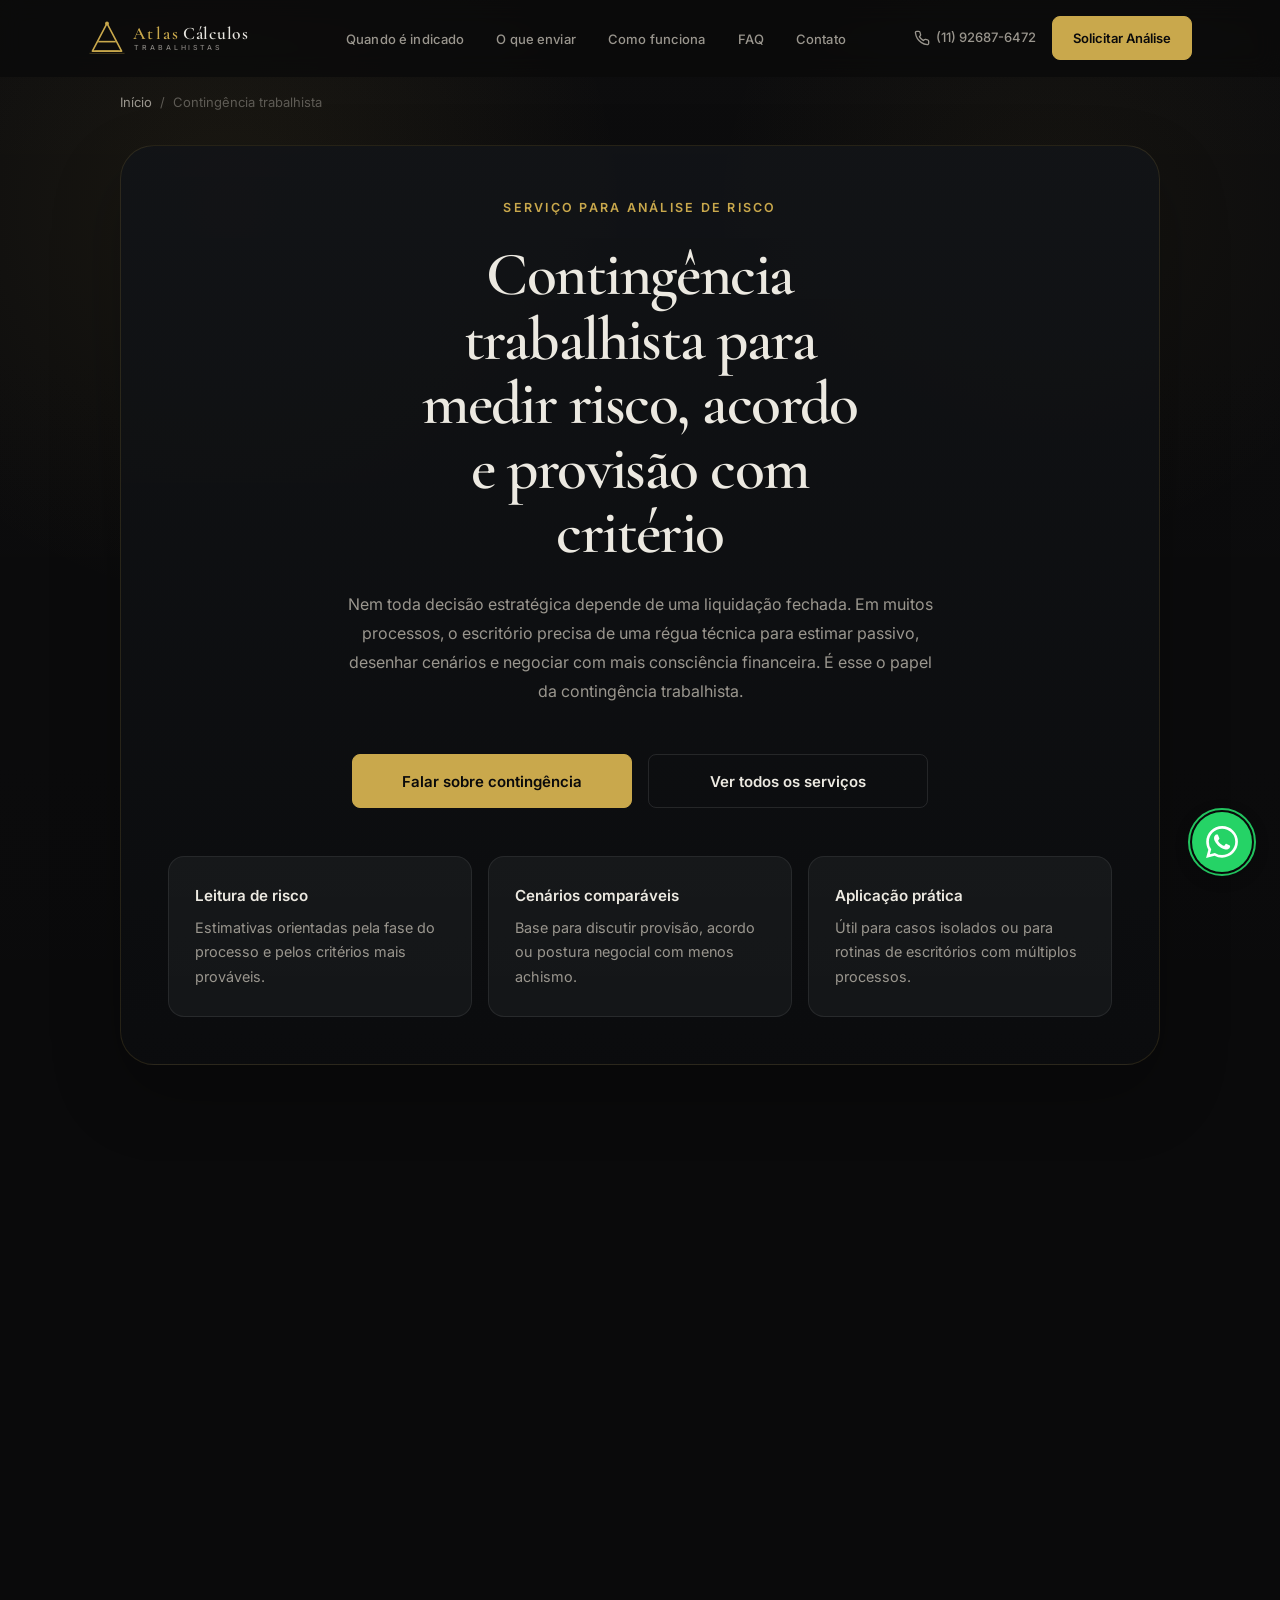
<file: calculos-de-contingencia/index.html>
<!DOCTYPE html>
<html lang="pt-BR">
<head>
  <!-- Google tag (gtag.js) -->
  <script async src="https://www.googletagmanager.com/gtag/js?id=G-YRRCG4PG8Q"></script>
  <script>
    window.dataLayer = window.dataLayer || [];
    function gtag(){dataLayer.push(arguments);}
    gtag('js', new Date());
    gtag('config', 'G-YRRCG4PG8Q');
  </script>
  <meta charset="UTF-8">
  <meta name="viewport" content="width=device-width, initial-scale=1.0">
  <title>Contingência Trabalhista | Atlas Cálculos</title>
  <meta name="description" content="Contingência trabalhista para advogados e escritórios com estimativa técnica de passivo, cenários de risco e apoio a negociação, acordo e provisão.">
  <meta name="robots" content="index, follow">
  <link rel="canonical" href="https://atlascalculos.com.br/calculos-de-contingencia/">
  <meta property="og:title" content="Contingência Trabalhista | Atlas Cálculos">
  <meta property="og:description" content="Contingência trabalhista para medir passivo, apoiar provisões e negociar acordos com referência técnica mais clara.">
  <meta property="og:type" content="website">
  <meta property="og:url" content="https://atlascalculos.com.br/calculos-de-contingencia/">
  <meta property="og:site_name" content="Atlas Cálculos Trabalhistas">
  <meta property="og:locale" content="pt_BR">
  <meta property="og:image" content="https://atlascalculos.com.br/og-image.jpg">
  <meta property="og:image:alt" content="Identidade visual da Atlas Cálculos Trabalhistas">
  <meta name="twitter:card" content="summary_large_image">
  <meta name="twitter:title" content="Contingência Trabalhista | Atlas Cálculos">
  <meta name="twitter:description" content="Estimativa de passivo trabalhista e cenários de risco para acordo, negociação e provisão contábil.">
  <meta name="twitter:image" content="https://atlascalculos.com.br/og-image.jpg">
  <meta name="theme-color" content="#0a0a0b">
  <link rel="icon" href="/favicon.ico" sizes="any">
  <link rel="icon" type="image/svg+xml" href="/favicon.svg">
  <link rel="icon" type="image/png" sizes="32x32" href="/favicon-32x32.png">
  <link rel="icon" type="image/png" sizes="16x16" href="/favicon-16x16.png">
  <link rel="icon" type="image/png" sizes="192x192" href="/icon-192.png">
  <link rel="apple-touch-icon" sizes="180x180" href="/apple-touch-icon.png">
  <link rel="manifest" href="/site.webmanifest">
  <link rel="preconnect" href="https://fonts.googleapis.com">
  <link rel="preconnect" href="https://fonts.gstatic.com" crossorigin>
  <link href="https://fonts.googleapis.com/css2?family=Cormorant+Garamond:ital,wght@0,400;0,500;0,600;0,700;1,400&family=Inter:wght@300;400;500;600;700&display=swap" rel="stylesheet">
  <link rel="stylesheet" href="/css/styles.css">
  <script type="application/ld+json">
  {
    "@context": "https://schema.org",
    "@graph": [
      {
        "@type": "BreadcrumbList",
        "@id": "https://atlascalculos.com.br/calculos-de-contingencia/#breadcrumb",
        "itemListElement": [
          {
            "@type": "ListItem",
            "position": 1,
            "name": "Início",
            "item": "https://atlascalculos.com.br/"
          },
          {
            "@type": "ListItem",
            "position": 2,
            "name": "Contingência trabalhista",
            "item": "https://atlascalculos.com.br/calculos-de-contingencia/"
          }
        ]
      },
      {
        "@type": "Service",
        "@id": "https://atlascalculos.com.br/calculos-de-contingencia/#service",
        "name": "Contingência trabalhista",
        "serviceType": "Contingência trabalhista",
        "description": "Estimativa técnica de passivo trabalhista para avaliar risco, orientar provisões, apoiar acordo e organizar cenários financeiros do processo.",
        "url": "https://atlascalculos.com.br/calculos-de-contingencia/",
        "provider": {
          "@type": "Organization",
          "name": "Atlas Cálculos Trabalhistas",
          "url": "https://atlascalculos.com.br/"
        },
        "areaServed": "BR",
        "audience": {
          "@type": "Audience",
          "audienceType": "Advogados e escritórios de advocacia"
        }
      },
      {
        "@type": "FAQPage",
        "@id": "https://atlascalculos.com.br/calculos-de-contingencia/#faq",
        "mainEntity": [
          {
            "@type": "Question",
            "name": "A contingência serve para um processo isolado ou para uma carteira inteira?",
            "acceptedAnswer": {
              "@type": "Answer",
              "text": "Os dois cenários são possíveis. A Atlas atua tanto em análises pontuais quanto em contingência de conjuntos de processos, conforme o objetivo do escritório."
            }
          },
          {
            "@type": "Question",
            "name": "Vocês trabalham com cenários de risco?",
            "acceptedAnswer": {
              "@type": "Answer",
              "text": "Sim. A contingência pode ser estruturada em cenários mais conservadores ou mais agressivos, sempre com premissas claras para apoiar a tomada de decisão."
            }
          },
          {
            "@type": "Question",
            "name": "Esse serviço ajuda em negociação de acordo?",
            "acceptedAnswer": {
              "@type": "Answer",
              "text": "Sim. Uma boa contingência oferece referência técnica para discutir acordo com mais racionalidade, sobretudo quando o processo ainda comporta diferentes leituras econômicas."
            }
          },
          {
            "@type": "Question",
            "name": "É possível atualizar a contingência ao longo do processo?",
            "acceptedAnswer": {
              "@type": "Answer",
              "text": "Sim. À medida que novas decisões e documentos surgem, a contingência pode ser revisada para refletir a fase processual e o risco mais atual do caso."
            }
          }
        ]
      }
    ]
  }
  </script>
</head>
<body class="service-page" data-whatsapp-url="https://wa.me/5511926876472?text=Ol%C3%A1%2C%20preciso%20de%20apoio%20em%20conting%C3%AAncia%20trabalhista.">
  <header class="header" id="header">
    <div class="container header__inner">
      <a href="/" class="header__logo" aria-label="Atlas Cálculos Trabalhistas - Início">
        <svg width="190" height="44" viewBox="0 0 260 52" fill="none" xmlns="http://www.w3.org/2000/svg">
          <polygon points="26,6 6,44 46,44" fill="none" stroke="#c9a84c" stroke-width="2.2" stroke-linejoin="round"/>
          <line x1="14" y1="31" x2="38" y2="31" stroke="#c9a84c" stroke-width="2.2"/>
          <circle cx="26" cy="6" r="2.6" fill="#c9a84c"/>
          <line x1="2" y1="47" x2="50" y2="47" stroke="#c9a84c" stroke-width="0.8" opacity="0.5"/>
          <line x1="10" y1="44" x2="42" y2="44" stroke="#c9a84c" stroke-width="1.6"/>
          <text x="62" y="28" font-family="'Cormorant Garamond', Georgia, serif" font-size="24" font-weight="600" fill="#c9a84c" letter-spacing="3">Atlas</text>
          <text x="130" y="28" font-family="'Cormorant Garamond', Georgia, serif" font-size="24" font-weight="600" fill="#e6e4de" letter-spacing="1">Cálculos</text>
          <text x="63" y="43" font-family="'DM Sans', 'Inter', sans-serif" font-size="9.5" font-weight="500" fill="#888480" letter-spacing="4">TRABALHISTAS</text>
        </svg>
      </a>
      <nav class="header__nav" id="nav" aria-label="Navegação da página">
        <ul class="nav__list">
          <li><a href="#quando-indicado" class="nav__link">Quando é indicado</a></li>
          <li><a href="#o-que-enviar" class="nav__link">O que enviar</a></li>
          <li><a href="#como-funciona" class="nav__link">Como funciona</a></li>
          <li><a href="#faq" class="nav__link">FAQ</a></li>
          <li><a href="#contato" class="nav__link">Contato</a></li>
        </ul>
      </nav>
      <div class="header__actions">
        <a href="tel:+5511926876472" class="header__phone" aria-label="Ligar para Atlas">
          <svg width="16" height="16" viewBox="0 0 24 24" fill="none" stroke="currentColor" stroke-width="2" stroke-linecap="round" stroke-linejoin="round"><path d="M22 16.92v3a2 2 0 0 1-2.18 2 19.79 19.79 0 0 1-8.63-3.07 19.5 19.5 0 0 1-6-6 19.79 19.79 0 0 1-3.07-8.67A2 2 0 0 1 4.11 2h3a2 2 0 0 1 2 1.72 12.84 12.84 0 0 0 .7 2.81 2 2 0 0 1-.45 2.11L8.09 9.91a16 16 0 0 0 6 6l1.27-1.27a2 2 0 0 1 2.11-.45 12.84 12.84 0 0 0 2.81.7A2 2 0 0 1 22 16.92z"/></svg>
          <span>(11) 92687-6472</span>
        </a>
        <a href="https://wa.me/5511926876472?text=Ol%C3%A1%2C%20preciso%20de%20apoio%20em%20conting%C3%AAncia%20trabalhista." class="btn btn--primary btn--sm header__cta" target="_blank" rel="noopener noreferrer">Solicitar Análise</a>
        <button class="header__menu-toggle" id="menuToggle" aria-label="Abrir menu" aria-expanded="false" aria-controls="nav">
          <span></span><span></span><span></span>
        </button>
      </div>
    </div>
  </header>

  <main>
    <section class="page-hero">
      <div class="container">
        <nav class="breadcrumbs" aria-label="Breadcrumb">
          <ol>
            <li><a href="/">Início</a></li>
            <li><span aria-current="page">Contingência trabalhista</span></li>
          </ol>
        </nav>
        <div class="page-hero__grid">
          <div class="page-hero__content">
            <span class="page-hero__label">Serviço para análise de risco</span>
            <h1 class="page-hero__title">Contingência trabalhista para medir risco, acordo e provisão com critério</h1>
            <p class="page-hero__lead">Nem toda decisão estratégica depende de uma liquidação fechada. Em muitos processos, o escritório precisa de uma régua técnica para estimar passivo, desenhar cenários e negociar com mais consciência financeira. É esse o papel da contingência trabalhista.</p>
            <div class="page-hero__actions">
              <a href="https://wa.me/5511926876472?text=Ol%C3%A1%2C%20preciso%20de%20apoio%20em%20conting%C3%AAncia%20trabalhista." class="btn btn--primary" target="_blank" rel="noopener noreferrer">Falar sobre contingência</a>
              <a href="/#servicos" class="btn btn--outline">Ver todos os serviços</a>
            </div>
            <div class="page-hero__highlights">
              <div class="page-highlight"><strong>Leitura de risco</strong><span>Estimativas orientadas pela fase do processo e pelos critérios mais prováveis.</span></div>
              <div class="page-highlight"><strong>Cenários comparáveis</strong><span>Base para discutir provisão, acordo ou postura negocial com menos achismo.</span></div>
              <div class="page-highlight"><strong>Aplicação prática</strong><span>Útil para casos isolados ou para rotinas de escritórios com múltiplos processos.</span></div>
            </div>
          </div>
        </div>
      </div>
    </section>

    <section class="page-section" id="quando-indicado">
      <div class="container">
        <div class="section-header" data-animate>
          <span class="section-header__label">Quando esse serviço é indicado</span>
          <h2 class="section-header__title">Para transformar incerteza processual em faixa de valor técnica</h2>
          <p class="section-header__lead">A contingência é especialmente útil quando o caso ainda comporta cenários diferentes, mas já exige parâmetro econômico confiável.</p>
        </div>
        <div class="page-grid">
          <article class="page-card" data-animate><h3>Em avaliação de acordo</h3><p>O serviço ajuda a definir uma faixa de negociação quando o escritório precisa avaliar se a proposta faz sentido diante do risco processual e do potencial financeiro do caso.</p></article>
          <article class="page-card" data-animate><h3>Na organização de provisões e relatórios internos</h3><p>Também é indicado quando o advogado precisa levar ao cliente ou ao próprio escritório uma visão técnica de passivo baseada em critérios concretos, e não só em percepção subjetiva.</p></article>
          <article class="page-card" data-animate><h3>Em carteiras com múltiplas ações</h3><p>Quando há volume de processos, a contingência ajuda a classificar prioridades, comparar exposições e acompanhar a evolução econômica das demandas.</p></article>
          <article class="page-card page-card--accent" data-animate><h3>Antes da liquidação fechada</h3><p>Há casos em que ainda não faz sentido produzir uma conta exaustiva, mas já é importante medir risco. A contingência ocupa justamente esse espaço intermediário.</p></article>
        </div>
      </div>
    </section>

    <section class="page-section page-section--alt" id="o-que-enviar">
      <div class="container">
        <div class="section-header" data-animate>
          <span class="section-header__label">O que enviar</span>
          <h2 class="section-header__title">Insumos que ajudam a estimar o passivo com mais aderência</h2>
          <p class="section-header__lead">O nível de detalhamento depende da finalidade da contingência, mas algumas referências aceleram muito a análise.</p>
        </div>
        <div class="page-checklist">
          <div class="checklist-panel" data-animate>
            <h3>Material recomendado</h3>
            <ul>
              <li>Petição inicial, contestação, decisões já proferidas e indicação da fase processual.</li>
              <li>Resumo das verbas discutidas, pedidos relevantes e histórico de movimentações do caso.</li>
              <li>Documentos salariais, registros de jornada, recibos ou bases que permitam estimar a exposição financeira.</li>
              <li>Informação sobre objetivo da análise: acordo, provisão, relatório interno ou visão geral de risco.</li>
              <li>Em carteiras maiores, identificação dos processos prioritários ou dos grupos de casos com maior impacto.</li>
            </ul>
          </div>
          <aside class="page-card page-card--accent" data-animate>
            <h3>Contingência não é chute</h3>
            <p>A ideia não é prever o futuro com aparência de exatidão. A entrega organiza cenários plausíveis, explicita premissas e deixa claro qual lógica sustenta cada faixa de valor.</p>
          </aside>
        </div>
      </div>
    </section>

    <section class="process" id="como-funciona">
      <div class="container">
        <div class="section-header" data-animate>
          <span class="section-header__label">Como funciona a entrega</span>
          <h2 class="section-header__title">Leitura do processo, cenário econômico e referência para decisão</h2>
          <p class="section-header__lead">A contingência organiza o risco do caso em números tecnicamente justificáveis, sempre vinculados ao contexto da demanda.</p>
        </div>
        <div class="process__grid">
          <div class="process-step" data-animate><span class="process-step__number">01</span><div class="process-step__content"><h3 class="process-step__title">Mapeamento do contexto processual</h3><p class="process-step__text">A Atlas identifica fase, verbas discutidas, decisões já existentes e ponto de maturidade do processo para definir o grau de exposição econômica.</p></div></div>
          <div class="process-step__connector" aria-hidden="true"></div>
          <div class="process-step" data-animate><span class="process-step__number">02</span><div class="process-step__content"><h3 class="process-step__title">Construção dos cenários</h3><p class="process-step__text">A análise organiza parâmetros que permitam trabalhar com faixas de valor coerentes, úteis para acordo, provisão ou acompanhamento da carteira.</p></div></div>
          <div class="process-step__connector" aria-hidden="true"></div>
          <div class="process-step" data-animate><span class="process-step__number">03</span><div class="process-step__content"><h3 class="process-step__title">Entrega com premissas visíveis</h3><p class="process-step__text">O escritório recebe um material que mostra de onde sai cada cenário e como a leitura econômica pode evoluir conforme o processo avança.</p></div></div>
        </div>
        <div class="page-deliverables">
          <article class="deliverable-card" data-animate><h3>Faixas de valor compreensíveis</h3><p>Os números vêm acompanhados da lógica que os sustenta, o que dá mais utilidade à contingência na tomada de decisão.</p></article>
          <article class="deliverable-card" data-animate><h3>Base para negociação</h3><p>A leitura técnica ajuda a medir se propostas de acordo estão coerentes com o risco real do processo.</p></article>
          <article class="deliverable-card" data-animate><h3>Atualização possível</h3><p>Conforme o caso evolui, a contingência pode ser revista para acompanhar novas decisões e novos documentos.</p></article>
        </div>
      </div>
    </section>

    <section class="page-section" id="faq">
      <div class="container">
        <div class="section-header" data-animate>
          <span class="section-header__label">FAQ</span>
          <h2 class="section-header__title">Perguntas frequentes sobre contingência trabalhista</h2>
          <p class="section-header__lead">Dúvidas comuns de escritórios que precisam traduzir risco processual em parâmetro financeiro.</p>
        </div>
        <div class="faq-simple__list" data-animate>
          <details class="faq__item"><summary class="faq__question"><span>A contingência serve para um processo isolado ou para uma carteira inteira?</span><svg class="faq__chevron" width="20" height="20" viewBox="0 0 24 24" fill="none" stroke="currentColor" stroke-width="2" stroke-linecap="round" stroke-linejoin="round"><polyline points="6 9 12 15 18 9"/></svg></summary><div class="faq__answer"><p>Os dois cenários são possíveis. A Atlas atua tanto em análises pontuais quanto em contingência de conjuntos de processos, conforme o objetivo do escritório.</p></div></details>
          <details class="faq__item"><summary class="faq__question"><span>Vocês trabalham com cenários de risco?</span><svg class="faq__chevron" width="20" height="20" viewBox="0 0 24 24" fill="none" stroke="currentColor" stroke-width="2" stroke-linecap="round" stroke-linejoin="round"><polyline points="6 9 12 15 18 9"/></svg></summary><div class="faq__answer"><p>Sim. A contingência pode ser estruturada em cenários mais conservadores ou mais agressivos, sempre com premissas claras para apoiar a tomada de decisão.</p></div></details>
          <details class="faq__item"><summary class="faq__question"><span>Esse serviço ajuda em negociação de acordo?</span><svg class="faq__chevron" width="20" height="20" viewBox="0 0 24 24" fill="none" stroke="currentColor" stroke-width="2" stroke-linecap="round" stroke-linejoin="round"><polyline points="6 9 12 15 18 9"/></svg></summary><div class="faq__answer"><p>Sim. Uma boa contingência oferece referência técnica para discutir acordo com mais racionalidade, especialmente quando ainda há diferentes leituras possíveis da exposição financeira.</p></div></details>
          <details class="faq__item"><summary class="faq__question"><span>É possível atualizar a contingência ao longo do processo?</span><svg class="faq__chevron" width="20" height="20" viewBox="0 0 24 24" fill="none" stroke="currentColor" stroke-width="2" stroke-linecap="round" stroke-linejoin="round"><polyline points="6 9 12 15 18 9"/></svg></summary><div class="faq__answer"><p>Sim. À medida que novas decisões e documentos surgem, a contingência pode ser revista. Se a fase já pedir conta mais fechada, a transição natural costuma ser para <a href="/liquidacao-de-sentenca/">liquidação de sentença</a>.</p></div></details>
        </div>
      </div>
    </section>

    <section class="page-section page-section--alt">
      <div class="container">
        <div class="section-header" data-animate>
          <span class="section-header__label">Links internos</span>
          <h2 class="section-header__title">Serviços relacionados à contingência</h2>
          <p class="section-header__lead">Dependendo do avanço do caso, a análise de risco pode se conectar com liquidação, revisão ou apoio recorrente ao escritório.</p>
        </div>
        <div class="service-links">
          <a href="/liquidacao-de-sentenca/" class="service-link-card" data-animate><span>Execução</span><strong>Liquidação de sentença trabalhista</strong></a>
          <a href="/revisao-de-calculos/" class="service-link-card" data-animate><span>Validação</span><strong>Revisão de cálculos trabalhistas</strong></a>
          <a href="/calculos-para-advogados/" class="service-link-card" data-animate><span>Operação contínua</span><strong>Cálculos trabalhistas para advogados</strong></a>
        </div>
      </div>
    </section>

    <section class="cta-band" id="contato" aria-label="Chamada para ação da contingência">
      <div class="container">
        <div class="cta-band__inner" data-animate>
          <h2 class="cta-band__title">Precisa medir o passivo antes de decidir o próximo movimento?</h2>
          <p class="cta-band__text">Envie o processo ou a carteira de casos e receba um enquadramento técnico para contingência, negociação ou provisão com mais clareza.</p>
          <div class="cta-band__actions">
            <a href="https://wa.me/5511926876472?text=Ol%C3%A1%2C%20preciso%20de%20apoio%20em%20conting%C3%AAncia%20trabalhista." class="btn btn--primary btn--lg" target="_blank" rel="noopener noreferrer">Solicitar análise de contingência</a>
            <a href="mailto:contato@atlascalculos.com.br" class="btn btn--outline btn--lg">Enviar por e-mail</a>
          </div>
        </div>
      </div>
    </section>
  </main>

  <footer class="footer">
    <div class="container">
      <div class="footer__inner">
        <div class="footer__brand">
          <a href="/" class="footer__logo" aria-label="Atlas Cálculos Trabalhistas">
            <svg width="160" height="38" viewBox="0 0 260 52" fill="none" xmlns="http://www.w3.org/2000/svg">
              <polygon points="26,6 6,44 46,44" fill="none" stroke="#c9a84c" stroke-width="1.8" stroke-linejoin="round"/>
              <line x1="14" y1="31" x2="38" y2="31" stroke="#c9a84c" stroke-width="1.8"/>
              <circle cx="26" cy="6" r="2.2" fill="#c9a84c"/>
              <line x1="2" y1="47" x2="50" y2="47" stroke="#c9a84c" stroke-width="0.6" opacity="0.4"/>
              <line x1="10" y1="44" x2="42" y2="44" stroke="#c9a84c" stroke-width="1.4"/>
              <text x="62" y="28" font-family="'Cormorant Garamond', Georgia, serif" font-size="24" font-weight="600" fill="#c9a84c" letter-spacing="3">Atlas</text>
              <text x="130" y="28" font-family="'Cormorant Garamond', Georgia, serif" font-size="24" font-weight="500" fill="#e6e4de" letter-spacing="1">Cálculos</text>
              <text x="63" y="43" font-family="'DM Sans', 'Inter', sans-serif" font-size="9" font-weight="400" fill="#555250" letter-spacing="4">TRABALHISTAS</text>
            </svg>
          </a>
          <p class="footer__location">Base em São Paulo · Atendimento nacional remoto para advogados e escritórios</p>
        </div>
        <nav class="footer__nav" aria-label="Links do rodapé">
          <div class="footer__col"><p class="footer__heading">Nesta página</p><ul><li><a href="#quando-indicado">Quando é indicado</a></li><li><a href="#o-que-enviar">O que enviar</a></li><li><a href="#como-funciona">Como funciona</a></li><li><a href="#faq">FAQ</a></li><li><a href="#contato">Contato</a></li></ul></div>
          <div class="footer__col"><p class="footer__heading">Serviços</p><ul><li><a href="/calculos-iniciais/">Cálculos iniciais</a></li><li><a href="/liquidacao-de-sentenca/">Liquidação de sentença</a></li><li><a href="/impugnacao-de-calculos/">Impugnação de cálculos</a></li><li><a href="/calculos-de-contingencia/">Contingência trabalhista</a></li><li><a href="/revisao-de-calculos/">Revisão de cálculos</a></li><li><a href="/calculos-para-advogados/">Cálculos para advogados</a></li></ul></div>
          <div class="footer__col"><p class="footer__heading">Contato</p><ul><li><a href="https://wa.me/5511926876472?text=Ol%C3%A1%2C%20preciso%20de%20apoio%20em%20conting%C3%AAncia%20trabalhista." target="_blank" rel="noopener noreferrer">WhatsApp: (11) 92687-6472</a></li><li><a href="mailto:contato@atlascalculos.com.br">contato@atlascalculos.com.br</a></li><li><a href="/politica-de-privacidade/">Política de Privacidade</a></li></ul></div>
        </nav>
      </div>
      <div class="footer__bottom">
        <div class="footer__social">
          <a href="https://instagram.com/atlascalculos" target="_blank" rel="noopener noreferrer" aria-label="Instagram da Atlas Cálculos"><svg width="18" height="18" viewBox="0 0 24 24" fill="none" stroke="currentColor" stroke-width="1.5" stroke-linecap="round" stroke-linejoin="round"><rect x="2" y="2" width="20" height="20" rx="5" ry="5"/><path d="M16 11.37A4 4 0 1 1 12.63 8 4 4 0 0 1 16 11.37z"/><line x1="17.5" y1="6.5" x2="17.51" y2="6.5"/></svg></a>
          <a href="https://linkedin.com/company/112794314" target="_blank" rel="noopener noreferrer" aria-label="LinkedIn da Atlas Cálculos"><svg width="18" height="18" viewBox="0 0 24 24" fill="none" stroke="currentColor" stroke-width="1.5" stroke-linecap="round" stroke-linejoin="round"><path d="M16 8a6 6 0 0 1 6 6v7h-4v-7a2 2 0 0 0-2-2 2 2 0 0 0-2 2v7h-4v-7a6 6 0 0 1 6-6z"/><rect x="2" y="9" width="4" height="12"/><circle cx="4" cy="4" r="2"/></svg></a>
        </div>
        <div class="footer__legal"><a href="/">Voltar para a home</a><span>&copy; 2026 Atlas Cálculos Trabalhistas</span></div>
      </div>
    </div>
  </footer>

<script src="/js/tracking-config.js"></script>
<script src="/js/analytics.js"></script>
<script src="/js/main.js"></script>
</body>
</html>
</file>
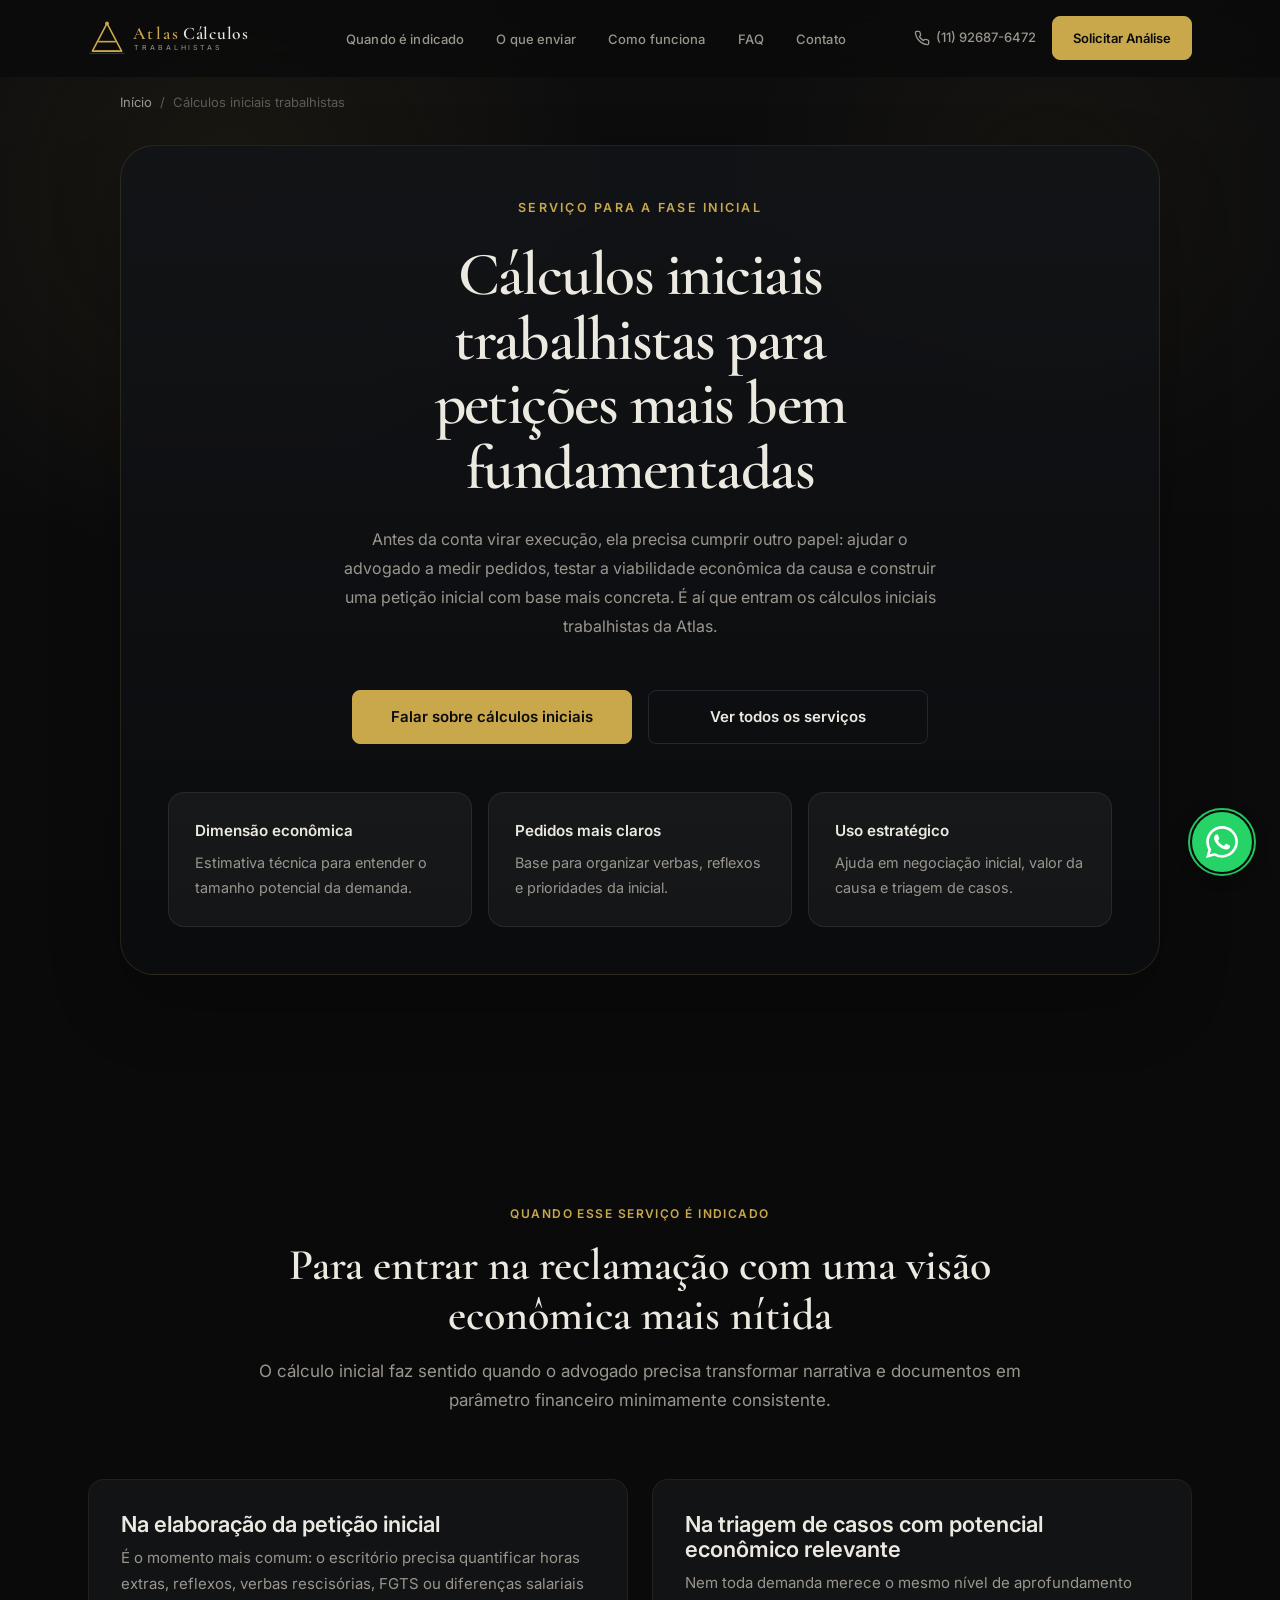
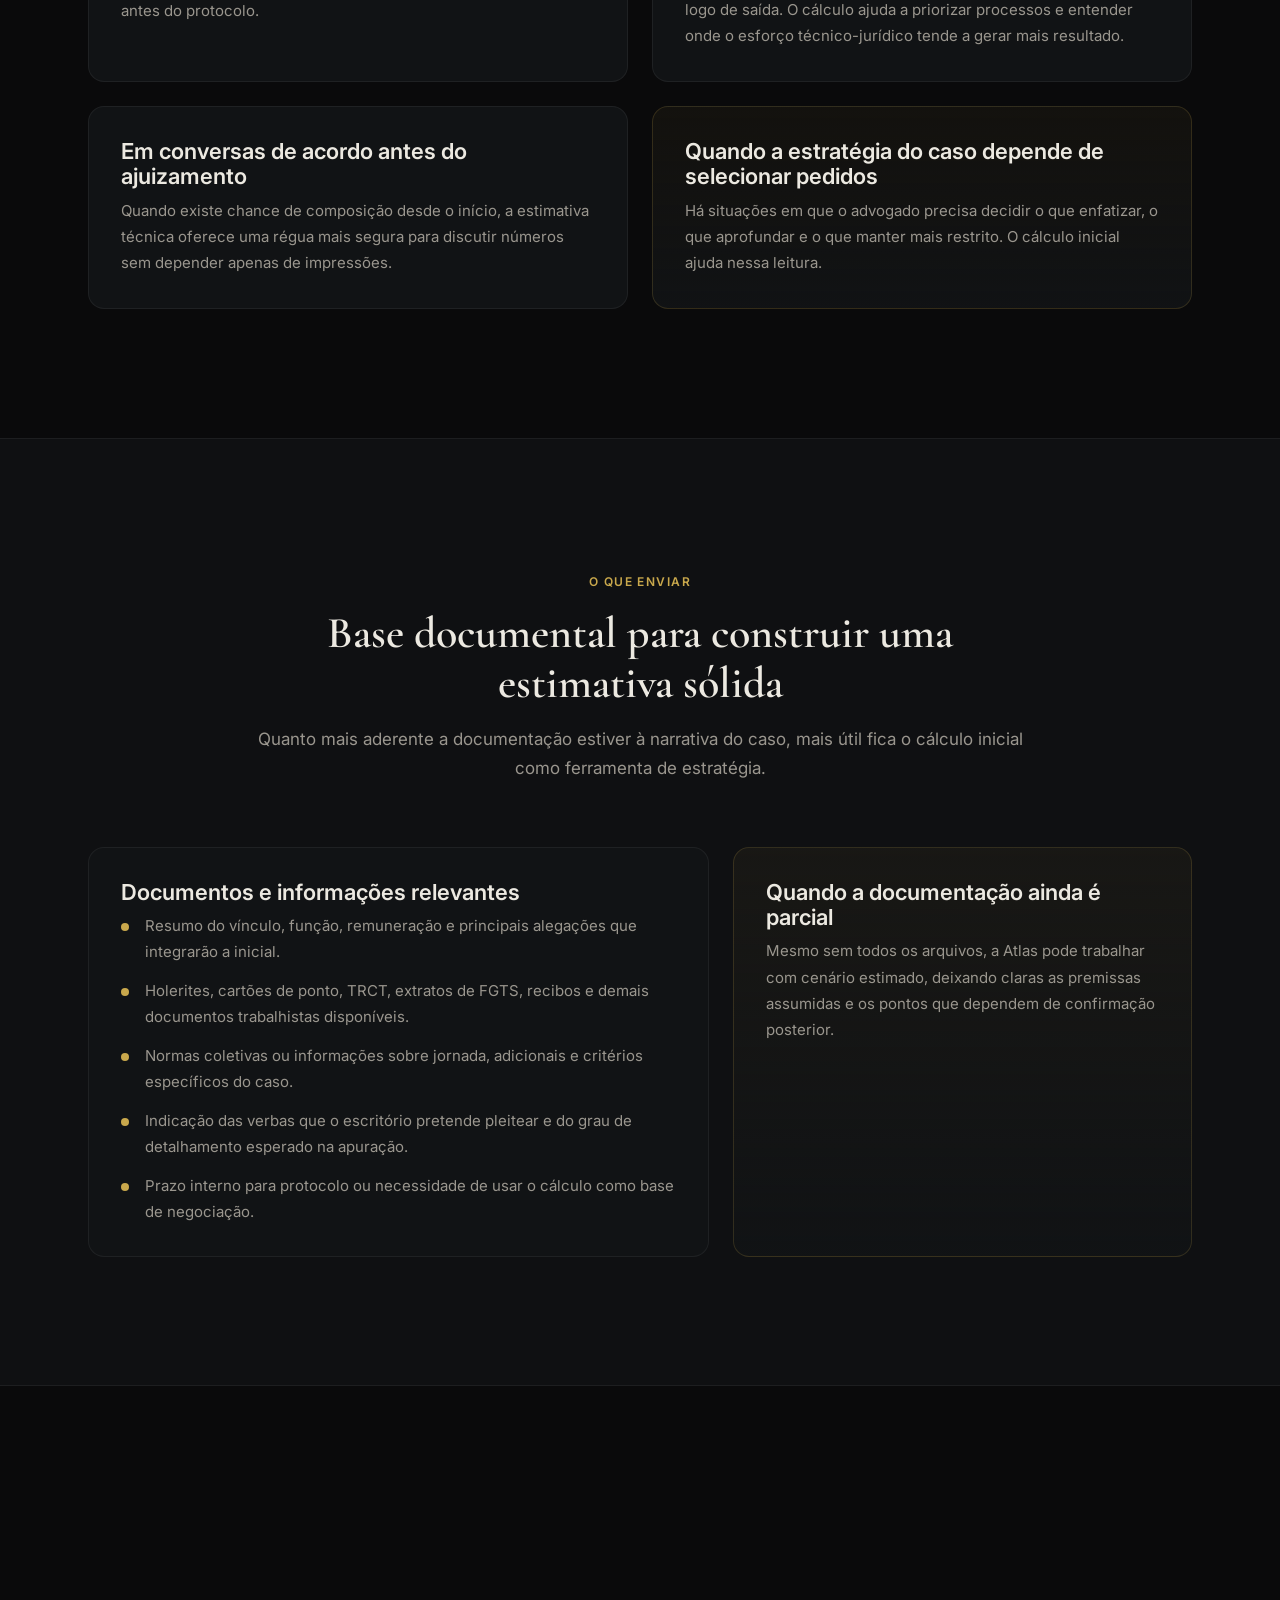
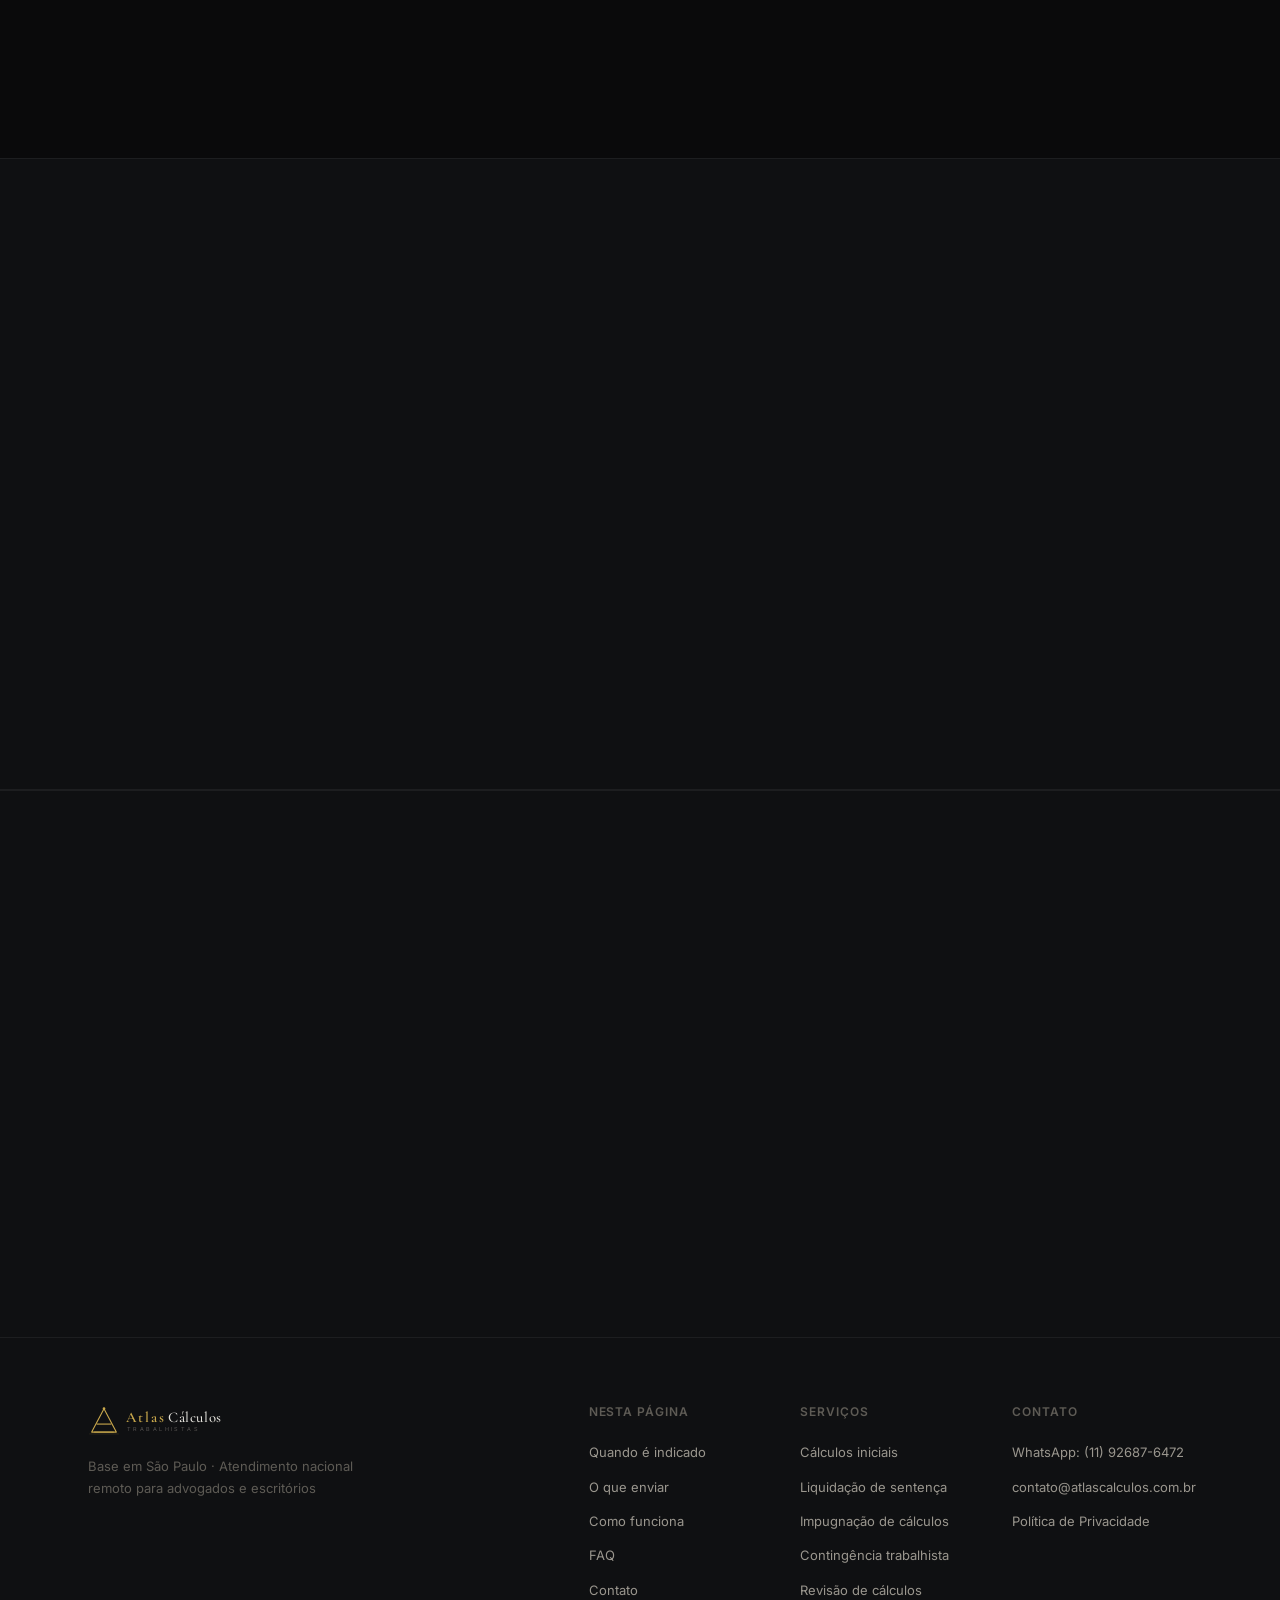
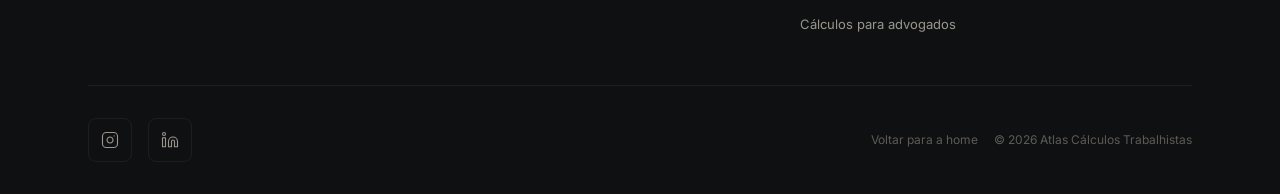
<file: calculos-iniciais/index.html>
<!DOCTYPE html>
<html lang="pt-BR">
<head>
  <!-- Google tag (gtag.js) -->
  <script async src="https://www.googletagmanager.com/gtag/js?id=G-YRRCG4PG8Q"></script>
  <script>
    window.dataLayer = window.dataLayer || [];
    function gtag(){dataLayer.push(arguments);}
    gtag('js', new Date());
    gtag('config', 'G-YRRCG4PG8Q');
  </script>
  <meta charset="UTF-8">
  <meta name="viewport" content="width=device-width, initial-scale=1.0">
  <title>Cálculos Iniciais Trabalhistas | Atlas Cálculos</title>
  <meta name="description" content="Cálculos iniciais trabalhistas para petição inicial, liquidação estimada e definição de estratégia. Apuração técnica de verbas, reflexos e pedidos.">
  <meta name="robots" content="index, follow">
  <link rel="canonical" href="https://atlascalculos.com.br/calculos-iniciais/">
  <meta property="og:title" content="Cálculos Iniciais Trabalhistas | Atlas Cálculos">
  <meta property="og:description" content="Cálculos iniciais trabalhistas para petições mais bem fundamentadas, com estimativa técnica de verbas, reflexos e pedidos.">
  <meta property="og:type" content="website">
  <meta property="og:url" content="https://atlascalculos.com.br/calculos-iniciais/">
  <meta property="og:site_name" content="Atlas Cálculos Trabalhistas">
  <meta property="og:locale" content="pt_BR">
  <meta property="og:image" content="https://atlascalculos.com.br/og-image.jpg">
  <meta property="og:image:alt" content="Identidade visual da Atlas Cálculos Trabalhistas">
  <meta name="twitter:card" content="summary_large_image">
  <meta name="twitter:title" content="Cálculos Iniciais Trabalhistas | Atlas Cálculos">
  <meta name="twitter:description" content="Apoio técnico em cálculos iniciais trabalhistas para dimensionar pedidos, estimar verbas e dar base econômica à petição.">
  <meta name="twitter:image" content="https://atlascalculos.com.br/og-image.jpg">
  <meta name="theme-color" content="#0a0a0b">
  <link rel="icon" href="/favicon.ico" sizes="any">
  <link rel="icon" type="image/svg+xml" href="/favicon.svg">
  <link rel="icon" type="image/png" sizes="32x32" href="/favicon-32x32.png">
  <link rel="icon" type="image/png" sizes="16x16" href="/favicon-16x16.png">
  <link rel="icon" type="image/png" sizes="192x192" href="/icon-192.png">
  <link rel="apple-touch-icon" sizes="180x180" href="/apple-touch-icon.png">
  <link rel="manifest" href="/site.webmanifest">
  <link rel="preconnect" href="https://fonts.googleapis.com">
  <link rel="preconnect" href="https://fonts.gstatic.com" crossorigin>
  <link href="https://fonts.googleapis.com/css2?family=Cormorant+Garamond:ital,wght@0,400;0,500;0,600;0,700;1,400&family=Inter:wght@300;400;500;600;700&display=swap" rel="stylesheet">
  <link rel="stylesheet" href="/css/styles.css">
  <script type="application/ld+json">
  {
    "@context": "https://schema.org",
    "@graph": [
      {
        "@type": "BreadcrumbList",
        "@id": "https://atlascalculos.com.br/calculos-iniciais/#breadcrumb",
        "itemListElement": [
          {
            "@type": "ListItem",
            "position": 1,
            "name": "Início",
            "item": "https://atlascalculos.com.br/"
          },
          {
            "@type": "ListItem",
            "position": 2,
            "name": "Cálculos iniciais trabalhistas",
            "item": "https://atlascalculos.com.br/calculos-iniciais/"
          }
        ]
      },
      {
        "@type": "Service",
        "@id": "https://atlascalculos.com.br/calculos-iniciais/#service",
        "name": "Cálculos iniciais trabalhistas",
        "serviceType": "Cálculos iniciais trabalhistas",
        "description": "Estimativa técnica de verbas e reflexos para petição inicial, definição de pedidos, negociação preliminar e visão econômica da demanda trabalhista.",
        "url": "https://atlascalculos.com.br/calculos-iniciais/",
        "provider": {
          "@type": "Organization",
          "name": "Atlas Cálculos Trabalhistas",
          "url": "https://atlascalculos.com.br/"
        },
        "areaServed": "BR",
        "audience": {
          "@type": "Audience",
          "audienceType": "Advogados e escritórios de advocacia"
        }
      },
      {
        "@type": "FAQPage",
        "@id": "https://atlascalculos.com.br/calculos-iniciais/#faq",
        "mainEntity": [
          {
            "@type": "Question",
            "name": "Vocês fazem cálculo inicial mesmo com poucos documentos?",
            "acceptedAnswer": {
              "@type": "Answer",
              "text": "Sim. A viabilidade depende do caso, mas a Atlas consegue trabalhar com conjuntos documentais parciais quando o objetivo é estruturar uma estimativa inicial tecnicamente coerente."
            }
          },
          {
            "@type": "Question",
            "name": "O cálculo inicial serve apenas para indicar valor da causa?",
            "acceptedAnswer": {
              "@type": "Answer",
              "text": "Não. Além de apoiar o valor da causa, ele ajuda a dimensionar pedidos, testar cenários econômicos e orientar a estratégia do processo desde o início."
            }
          },
          {
            "@type": "Question",
            "name": "É possível recalibrar os números depois com novos documentos?",
            "acceptedAnswer": {
              "@type": "Answer",
              "text": "Sim. O cálculo inicial pode ser ajustado quando surgem novos elementos de prova ou quando a narrativa processual exige refinamento das premissas."
            }
          },
          {
            "@type": "Question",
            "name": "Esse serviço ajuda em proposta de acordo prévio?",
            "acceptedAnswer": {
              "@type": "Answer",
              "text": "Sim. Uma estimativa técnica inicial também funciona como referência para conversas de acordo, especialmente quando o advogado precisa de noção econômica consistente logo no começo do caso."
            }
          }
        ]
      }
    ]
  }
  </script>
</head>
<body class="service-page" data-whatsapp-url="https://wa.me/5511926876472?text=Ol%C3%A1%2C%20preciso%20de%20apoio%20em%20c%C3%A1lculos%20iniciais%20trabalhistas.">
  <header class="header" id="header">
    <div class="container header__inner">
      <a href="/" class="header__logo" aria-label="Atlas Cálculos Trabalhistas - Início">
        <svg width="190" height="44" viewBox="0 0 260 52" fill="none" xmlns="http://www.w3.org/2000/svg">
          <polygon points="26,6 6,44 46,44" fill="none" stroke="#c9a84c" stroke-width="2.2" stroke-linejoin="round"/>
          <line x1="14" y1="31" x2="38" y2="31" stroke="#c9a84c" stroke-width="2.2"/>
          <circle cx="26" cy="6" r="2.6" fill="#c9a84c"/>
          <line x1="2" y1="47" x2="50" y2="47" stroke="#c9a84c" stroke-width="0.8" opacity="0.5"/>
          <line x1="10" y1="44" x2="42" y2="44" stroke="#c9a84c" stroke-width="1.6"/>
          <text x="62" y="28" font-family="'Cormorant Garamond', Georgia, serif" font-size="24" font-weight="600" fill="#c9a84c" letter-spacing="3">Atlas</text>
          <text x="130" y="28" font-family="'Cormorant Garamond', Georgia, serif" font-size="24" font-weight="600" fill="#e6e4de" letter-spacing="1">Cálculos</text>
          <text x="63" y="43" font-family="'DM Sans', 'Inter', sans-serif" font-size="9.5" font-weight="500" fill="#888480" letter-spacing="4">TRABALHISTAS</text>
        </svg>
      </a>

      <nav class="header__nav" id="nav" aria-label="Navegação da página">
        <ul class="nav__list">
          <li><a href="#quando-indicado" class="nav__link">Quando é indicado</a></li>
          <li><a href="#o-que-enviar" class="nav__link">O que enviar</a></li>
          <li><a href="#como-funciona" class="nav__link">Como funciona</a></li>
          <li><a href="#faq" class="nav__link">FAQ</a></li>
          <li><a href="#contato" class="nav__link">Contato</a></li>
        </ul>
      </nav>

      <div class="header__actions">
        <a href="tel:+5511926876472" class="header__phone" aria-label="Ligar para Atlas">
          <svg width="16" height="16" viewBox="0 0 24 24" fill="none" stroke="currentColor" stroke-width="2" stroke-linecap="round" stroke-linejoin="round"><path d="M22 16.92v3a2 2 0 0 1-2.18 2 19.79 19.79 0 0 1-8.63-3.07 19.5 19.5 0 0 1-6-6 19.79 19.79 0 0 1-3.07-8.67A2 2 0 0 1 4.11 2h3a2 2 0 0 1 2 1.72 12.84 12.84 0 0 0 .7 2.81 2 2 0 0 1-.45 2.11L8.09 9.91a16 16 0 0 0 6 6l1.27-1.27a2 2 0 0 1 2.11-.45 12.84 12.84 0 0 0 2.81.7A2 2 0 0 1 22 16.92z"/></svg>
          <span>(11) 92687-6472</span>
        </a>
        <a href="https://wa.me/5511926876472?text=Ol%C3%A1%2C%20preciso%20de%20apoio%20em%20c%C3%A1lculos%20iniciais%20trabalhistas." class="btn btn--primary btn--sm header__cta" target="_blank" rel="noopener noreferrer">
          Solicitar Análise
        </a>
        <button class="header__menu-toggle" id="menuToggle" aria-label="Abrir menu" aria-expanded="false" aria-controls="nav">
          <span></span><span></span><span></span>
        </button>
      </div>
    </div>
  </header>

  <main>
    <section class="page-hero">
      <div class="container">
        <nav class="breadcrumbs" aria-label="Breadcrumb">
          <ol>
            <li><a href="/">Início</a></li>
            <li><span aria-current="page">Cálculos iniciais trabalhistas</span></li>
          </ol>
        </nav>

        <div class="page-hero__grid">
          <div class="page-hero__content">
            <span class="page-hero__label">Serviço para a fase inicial</span>
            <h1 class="page-hero__title">Cálculos iniciais trabalhistas para petições mais bem fundamentadas</h1>
            <p class="page-hero__lead">Antes da conta virar execução, ela precisa cumprir outro papel: ajudar o advogado a medir pedidos, testar a viabilidade econômica da causa e construir uma petição inicial com base mais concreta. É aí que entram os cálculos iniciais trabalhistas da Atlas.</p>
            <div class="page-hero__actions">
              <a href="https://wa.me/5511926876472?text=Ol%C3%A1%2C%20preciso%20de%20apoio%20em%20c%C3%A1lculos%20iniciais%20trabalhistas." class="btn btn--primary" target="_blank" rel="noopener noreferrer">Falar sobre cálculos iniciais</a>
              <a href="/#servicos" class="btn btn--outline">Ver todos os serviços</a>
            </div>
            <div class="page-hero__highlights">
              <div class="page-highlight">
                <strong>Dimensão econômica</strong>
                <span>Estimativa técnica para entender o tamanho potencial da demanda.</span>
              </div>
              <div class="page-highlight">
                <strong>Pedidos mais claros</strong>
                <span>Base para organizar verbas, reflexos e prioridades da inicial.</span>
              </div>
              <div class="page-highlight">
                <strong>Uso estratégico</strong>
                <span>Ajuda em negociação inicial, valor da causa e triagem de casos.</span>
              </div>
            </div>
          </div>

        </div>
      </div>
    </section>

    <section class="page-section" id="quando-indicado">
      <div class="container">
        <div class="section-header" data-animate>
          <span class="section-header__label">Quando esse serviço é indicado</span>
          <h2 class="section-header__title">Para entrar na reclamação com uma visão econômica mais nítida</h2>
          <p class="section-header__lead">O cálculo inicial faz sentido quando o advogado precisa transformar narrativa e documentos em parâmetro financeiro minimamente consistente.</p>
        </div>

        <div class="page-grid">
          <article class="page-card" data-animate>
            <h3>Na elaboração da petição inicial</h3>
            <p>É o momento mais comum: o escritório precisa quantificar horas extras, reflexos, verbas rescisórias, FGTS ou diferenças salariais antes do protocolo.</p>
          </article>
          <article class="page-card" data-animate>
            <h3>Na triagem de casos com potencial econômico relevante</h3>
            <p>Nem toda demanda merece o mesmo nível de aprofundamento logo de saída. O cálculo ajuda a priorizar processos e entender onde o esforço técnico-jurídico tende a gerar mais resultado.</p>
          </article>
          <article class="page-card" data-animate>
            <h3>Em conversas de acordo antes do ajuizamento</h3>
            <p>Quando existe chance de composição desde o início, a estimativa técnica oferece uma régua mais segura para discutir números sem depender apenas de impressões.</p>
          </article>
          <article class="page-card page-card--accent" data-animate>
            <h3>Quando a estratégia do caso depende de selecionar pedidos</h3>
            <p>Há situações em que o advogado precisa decidir o que enfatizar, o que aprofundar e o que manter mais restrito. O cálculo inicial ajuda nessa leitura.</p>
          </article>
        </div>
      </div>
    </section>

    <section class="page-section page-section--alt" id="o-que-enviar">
      <div class="container">
        <div class="section-header" data-animate>
          <span class="section-header__label">O que enviar</span>
          <h2 class="section-header__title">Base documental para construir uma estimativa sólida</h2>
          <p class="section-header__lead">Quanto mais aderente a documentação estiver à narrativa do caso, mais útil fica o cálculo inicial como ferramenta de estratégia.</p>
        </div>

        <div class="page-checklist">
          <div class="checklist-panel" data-animate>
            <h3>Documentos e informações relevantes</h3>
            <ul>
              <li>Resumo do vínculo, função, remuneração e principais alegações que integrarão a inicial.</li>
              <li>Holerites, cartões de ponto, TRCT, extratos de FGTS, recibos e demais documentos trabalhistas disponíveis.</li>
              <li>Normas coletivas ou informações sobre jornada, adicionais e critérios específicos do caso.</li>
              <li>Indicação das verbas que o escritório pretende pleitear e do grau de detalhamento esperado na apuração.</li>
              <li>Prazo interno para protocolo ou necessidade de usar o cálculo como base de negociação.</li>
            </ul>
          </div>

          <aside class="page-card page-card--accent" data-animate>
            <h3>Quando a documentação ainda é parcial</h3>
            <p>Mesmo sem todos os arquivos, a Atlas pode trabalhar com cenário estimado, deixando claras as premissas assumidas e os pontos que dependem de confirmação posterior.</p>
          </aside>
        </div>
      </div>
    </section>

    <section class="process" id="como-funciona">
      <div class="container">
        <div class="section-header" data-animate>
          <span class="section-header__label">Como funciona a entrega</span>
          <h2 class="section-header__title">Da narrativa do caso à estimativa técnica dos pedidos</h2>
          <p class="section-header__lead">A entrega parte dos documentos disponíveis e organiza um cálculo que ajude a decidir, priorizar e protocolar com mais segurança.</p>
        </div>

        <div class="process__grid">
          <div class="process-step" data-animate>
            <span class="process-step__number">01</span>
            <div class="process-step__content">
              <h3 class="process-step__title">Leitura da narrativa e do material disponível</h3>
              <p class="process-step__text">O caso é enquadrado tecnicamente para entender quais verbas fazem sentido, quais documentos dão suporte aos pedidos e onde existem lacunas relevantes.</p>
            </div>
          </div>
          <div class="process-step__connector" aria-hidden="true"></div>
          <div class="process-step" data-animate>
            <span class="process-step__number">02</span>
            <div class="process-step__content">
              <h3 class="process-step__title">Apuração estimada com premissas definidas</h3>
              <p class="process-step__text">A Atlas monta a lógica do cálculo conforme o estágio do caso, o grau de profundidade desejado e a função prática da estimativa dentro da estratégia processual.</p>
            </div>
          </div>
          <div class="process-step__connector" aria-hidden="true"></div>
          <div class="process-step" data-animate>
            <span class="process-step__number">03</span>
            <div class="process-step__content">
              <h3 class="process-step__title">Entrega com leitura econômica utilizável</h3>
              <p class="process-step__text">O material é organizado para servir de base à inicial, apoiar conversas de acordo e permitir revisão posterior quando surgirem novos documentos.</p>
            </div>
          </div>
        </div>

        <div class="page-deliverables">
          <article class="deliverable-card" data-animate>
            <h3>Premissas transparentes</h3>
            <p>O escritório consegue entender rapidamente de onde saiu a estimativa e quais pontos dependem de prova posterior.</p>
          </article>
          <article class="deliverable-card" data-animate>
            <h3>Visão útil para a estratégia</h3>
            <p>A entrega ajuda a calibrar pedidos, ordenar prioridades e visualizar o impacto financeiro das principais rubricas.</p>
          </article>
          <article class="deliverable-card" data-animate>
            <h3>Base ajustável</h3>
            <p>Se novos documentos aparecerem no curso do processo, o cálculo pode evoluir para revisão, liquidação ou apoio continuado ao escritório.</p>
          </article>
        </div>
      </div>
    </section>

    <section class="page-section" id="faq">
      <div class="container">
        <div class="section-header" data-animate>
          <span class="section-header__label">FAQ</span>
          <h2 class="section-header__title">Perguntas frequentes sobre cálculos iniciais</h2>
          <p class="section-header__lead">Dúvidas comuns de advogados que precisam quantificar a demanda antes de protocolar ou negociar.</p>
        </div>

        <div class="faq-simple__list" data-animate>
          <details class="faq__item">
            <summary class="faq__question">
              <span>Vocês fazem cálculo inicial mesmo com poucos documentos?</span>
              <svg class="faq__chevron" width="20" height="20" viewBox="0 0 24 24" fill="none" stroke="currentColor" stroke-width="2" stroke-linecap="round" stroke-linejoin="round"><polyline points="6 9 12 15 18 9"/></svg>
            </summary>
            <div class="faq__answer">
              <p>Sim. A viabilidade depende do caso, mas a Atlas consegue trabalhar com conjuntos documentais parciais quando o objetivo é estruturar uma estimativa inicial coerente.</p>
            </div>
          </details>

          <details class="faq__item">
            <summary class="faq__question">
              <span>O cálculo inicial serve apenas para indicar valor da causa?</span>
              <svg class="faq__chevron" width="20" height="20" viewBox="0 0 24 24" fill="none" stroke="currentColor" stroke-width="2" stroke-linecap="round" stroke-linejoin="round"><polyline points="6 9 12 15 18 9"/></svg>
            </summary>
            <div class="faq__answer">
              <p>Não. Além de apoiar o valor da causa, ele ajuda a dimensionar pedidos, testar cenários econômicos e orientar a estratégia do processo desde o começo.</p>
            </div>
          </details>

          <details class="faq__item">
            <summary class="faq__question">
              <span>É possível recalibrar os números depois com novos documentos?</span>
              <svg class="faq__chevron" width="20" height="20" viewBox="0 0 24 24" fill="none" stroke="currentColor" stroke-width="2" stroke-linecap="round" stroke-linejoin="round"><polyline points="6 9 12 15 18 9"/></svg>
            </summary>
            <div class="faq__answer">
              <p>Sim. Quando entram novas provas ou o caso amadurece, a base inicial pode ser refinada. Em muitas situações, isso evolui depois para <a href="/liquidacao-de-sentenca/">liquidação de sentença</a> ou <a href="/revisao-de-calculos/">revisão de cálculos</a>.</p>
            </div>
          </details>

          <details class="faq__item">
            <summary class="faq__question">
              <span>Esse serviço ajuda em proposta de acordo prévio?</span>
              <svg class="faq__chevron" width="20" height="20" viewBox="0 0 24 24" fill="none" stroke="currentColor" stroke-width="2" stroke-linecap="round" stroke-linejoin="round"><polyline points="6 9 12 15 18 9"/></svg>
            </summary>
            <div class="faq__answer">
              <p>Sim. Uma estimativa técnica inicial também funciona como referência para conversas de acordo quando o advogado precisa de noção econômica consistente logo no começo do caso.</p>
            </div>
          </details>
        </div>
      </div>
    </section>

    <section class="page-section page-section--alt">
      <div class="container">
        <div class="section-header" data-animate>
          <span class="section-header__label">Links internos</span>
          <h2 class="section-header__title">Serviços relacionados aos cálculos iniciais</h2>
          <p class="section-header__lead">A estimativa de entrada costuma abrir caminho para parcerias recorrentes, liquidações futuras e revisões técnicas conforme o caso evolui.</p>
        </div>

        <div class="service-links">
          <a href="/calculos-para-advogados/" class="service-link-card" data-animate>
            <span>Operação recorrente</span>
            <strong>Cálculos trabalhistas para advogados</strong>
          </a>
          <a href="/liquidacao-de-sentenca/" class="service-link-card" data-animate>
            <span>Execução</span>
            <strong>Liquidação de sentença trabalhista</strong>
          </a>
          <a href="/revisao-de-calculos/" class="service-link-card" data-animate>
            <span>Validação técnica</span>
            <strong>Revisão de cálculos trabalhistas</strong>
          </a>
        </div>
      </div>
    </section>

    <section class="cta-band" id="contato" aria-label="Chamada para ação dos cálculos iniciais">
      <div class="container">
        <div class="cta-band__inner" data-animate>
          <h2 class="cta-band__title">Precisa quantificar a demanda antes de protocolar?</h2>
          <p class="cta-band__text">Envie os documentos disponíveis e o objetivo da inicial. A Atlas monta a estimativa técnica para apoiar pedidos, estratégia e negociação desde o primeiro movimento.</p>
          <div class="cta-band__actions">
            <a href="https://wa.me/5511926876472?text=Ol%C3%A1%2C%20preciso%20de%20apoio%20em%20c%C3%A1lculos%20iniciais%20trabalhistas." class="btn btn--primary btn--lg" target="_blank" rel="noopener noreferrer">Solicitar análise inicial</a>
            <a href="mailto:contato@atlascalculos.com.br" class="btn btn--outline btn--lg">Enviar por e-mail</a>
          </div>
        </div>
      </div>
    </section>
  </main>

  <footer class="footer">
    <div class="container">
      <div class="footer__inner">
        <div class="footer__brand">
          <a href="/" class="footer__logo" aria-label="Atlas Cálculos Trabalhistas">
            <svg width="160" height="38" viewBox="0 0 260 52" fill="none" xmlns="http://www.w3.org/2000/svg">
              <polygon points="26,6 6,44 46,44" fill="none" stroke="#c9a84c" stroke-width="1.8" stroke-linejoin="round"/>
              <line x1="14" y1="31" x2="38" y2="31" stroke="#c9a84c" stroke-width="1.8"/>
              <circle cx="26" cy="6" r="2.2" fill="#c9a84c"/>
              <line x1="2" y1="47" x2="50" y2="47" stroke="#c9a84c" stroke-width="0.6" opacity="0.4"/>
              <line x1="10" y1="44" x2="42" y2="44" stroke="#c9a84c" stroke-width="1.4"/>
              <text x="62" y="28" font-family="'Cormorant Garamond', Georgia, serif" font-size="24" font-weight="600" fill="#c9a84c" letter-spacing="3">Atlas</text>
              <text x="130" y="28" font-family="'Cormorant Garamond', Georgia, serif" font-size="24" font-weight="500" fill="#e6e4de" letter-spacing="1">Cálculos</text>
              <text x="63" y="43" font-family="'DM Sans', 'Inter', sans-serif" font-size="9" font-weight="400" fill="#555250" letter-spacing="4">TRABALHISTAS</text>
            </svg>
          </a>
          <p class="footer__location">Base em São Paulo · Atendimento nacional remoto para advogados e escritórios</p>
        </div>

        <nav class="footer__nav" aria-label="Links do rodapé">
          <div class="footer__col">
            <p class="footer__heading">Nesta página</p>
            <ul>
              <li><a href="#quando-indicado">Quando é indicado</a></li>
              <li><a href="#o-que-enviar">O que enviar</a></li>
              <li><a href="#como-funciona">Como funciona</a></li>
              <li><a href="#faq">FAQ</a></li>
              <li><a href="#contato">Contato</a></li>
            </ul>
          </div>
          <div class="footer__col">
            <p class="footer__heading">Serviços</p>
            <ul>
              <li><a href="/calculos-iniciais/">Cálculos iniciais</a></li>
              <li><a href="/liquidacao-de-sentenca/">Liquidação de sentença</a></li>
              <li><a href="/impugnacao-de-calculos/">Impugnação de cálculos</a></li>
              <li><a href="/calculos-de-contingencia/">Contingência trabalhista</a></li>
              <li><a href="/revisao-de-calculos/">Revisão de cálculos</a></li>
              <li><a href="/calculos-para-advogados/">Cálculos para advogados</a></li>
            </ul>
          </div>
          <div class="footer__col">
            <p class="footer__heading">Contato</p>
            <ul>
              <li><a href="https://wa.me/5511926876472?text=Ol%C3%A1%2C%20preciso%20de%20apoio%20em%20c%C3%A1lculos%20iniciais%20trabalhistas." target="_blank" rel="noopener noreferrer">WhatsApp: (11) 92687-6472</a></li>
              <li><a href="mailto:contato@atlascalculos.com.br">contato@atlascalculos.com.br</a></li>
              <li><a href="/politica-de-privacidade/">Política de Privacidade</a></li>
            </ul>
          </div>
        </nav>
      </div>

      <div class="footer__bottom">
        <div class="footer__social">
          <a href="https://instagram.com/atlascalculos" target="_blank" rel="noopener noreferrer" aria-label="Instagram da Atlas Cálculos">
            <svg width="18" height="18" viewBox="0 0 24 24" fill="none" stroke="currentColor" stroke-width="1.5" stroke-linecap="round" stroke-linejoin="round"><rect x="2" y="2" width="20" height="20" rx="5" ry="5"/><path d="M16 11.37A4 4 0 1 1 12.63 8 4 4 0 0 1 16 11.37z"/><line x1="17.5" y1="6.5" x2="17.51" y2="6.5"/></svg>
          </a>
          <a href="https://linkedin.com/company/112794314" target="_blank" rel="noopener noreferrer" aria-label="LinkedIn da Atlas Cálculos">
            <svg width="18" height="18" viewBox="0 0 24 24" fill="none" stroke="currentColor" stroke-width="1.5" stroke-linecap="round" stroke-linejoin="round"><path d="M16 8a6 6 0 0 1 6 6v7h-4v-7a2 2 0 0 0-2-2 2 2 0 0 0-2 2v7h-4v-7a6 6 0 0 1 6-6z"/><rect x="2" y="9" width="4" height="12"/><circle cx="4" cy="4" r="2"/></svg>
          </a>
        </div>
        <div class="footer__legal">
          <a href="/">Voltar para a home</a>
          <span>&copy; 2026 Atlas Cálculos Trabalhistas</span>
        </div>
      </div>
    </div>
  </footer>

<script src="/js/tracking-config.js"></script>
<script src="/js/analytics.js"></script>
<script src="/js/main.js"></script>
</body>
</html>
</file>
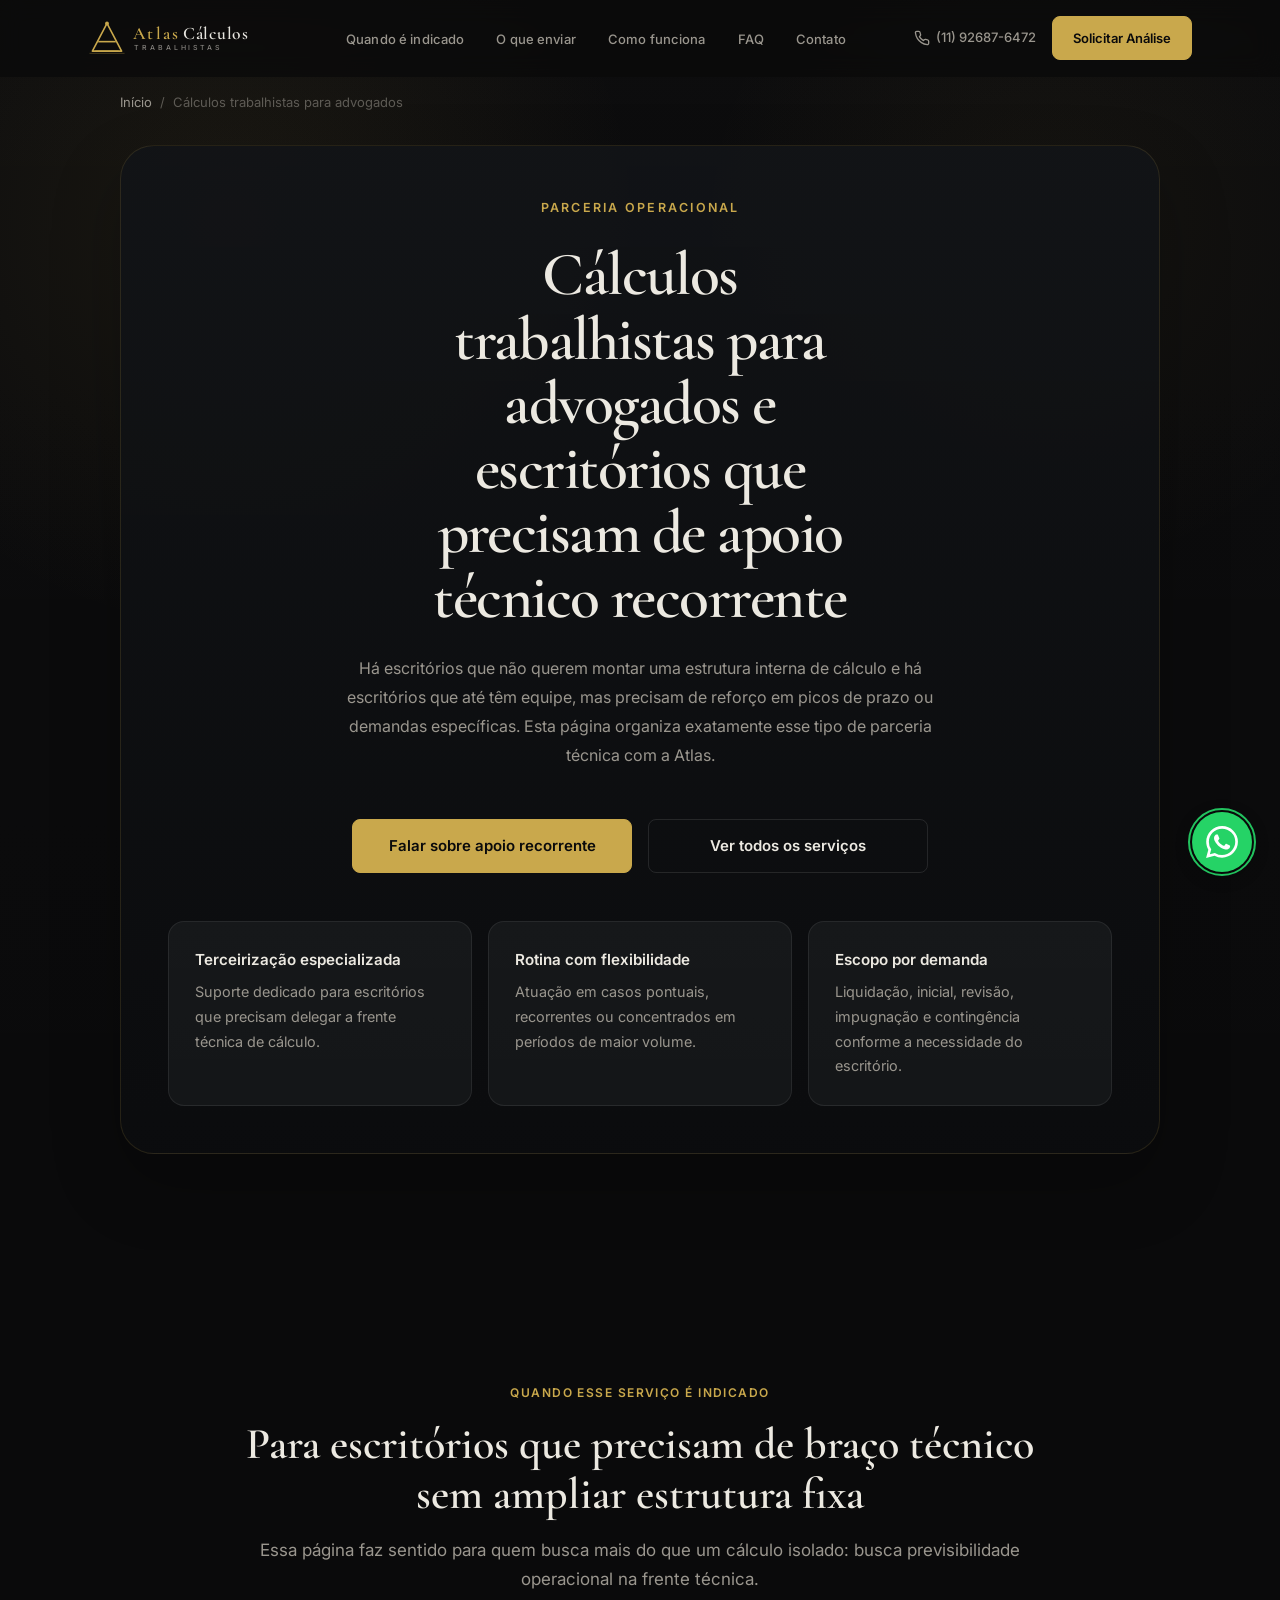
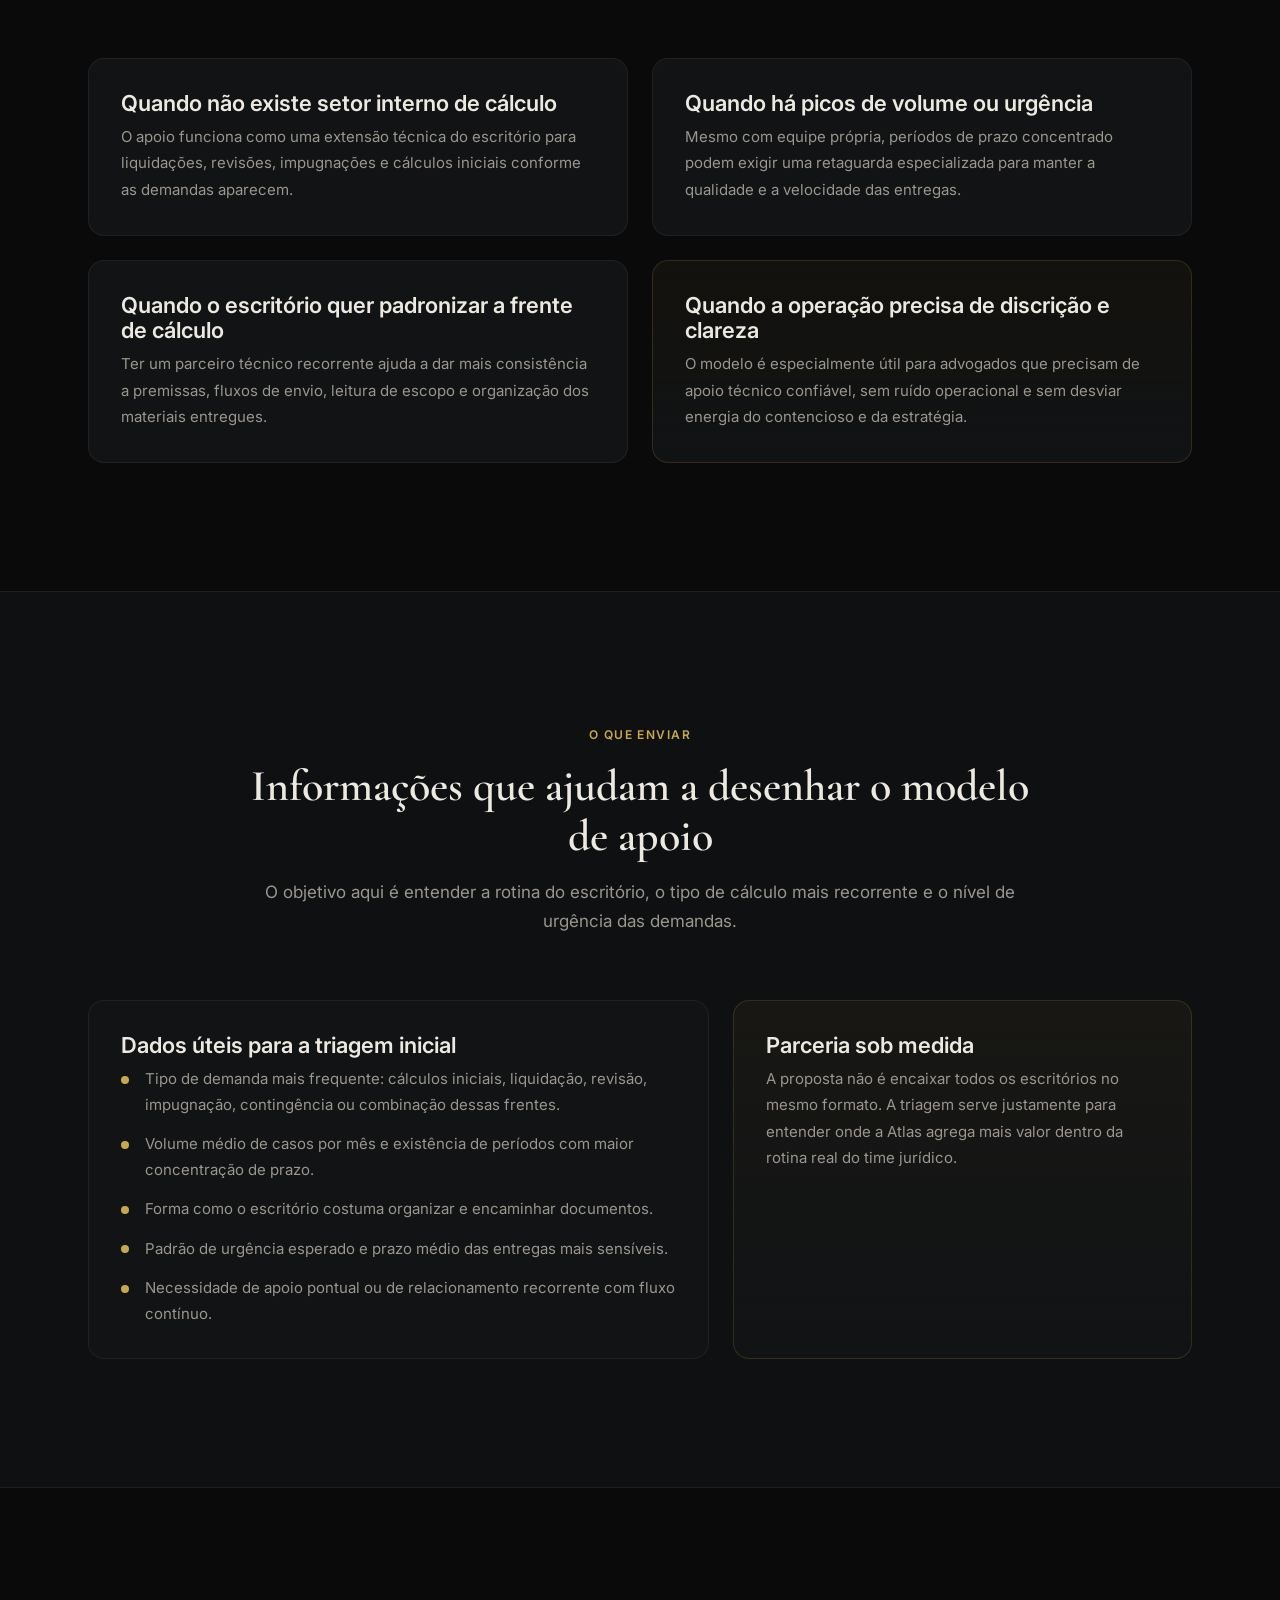
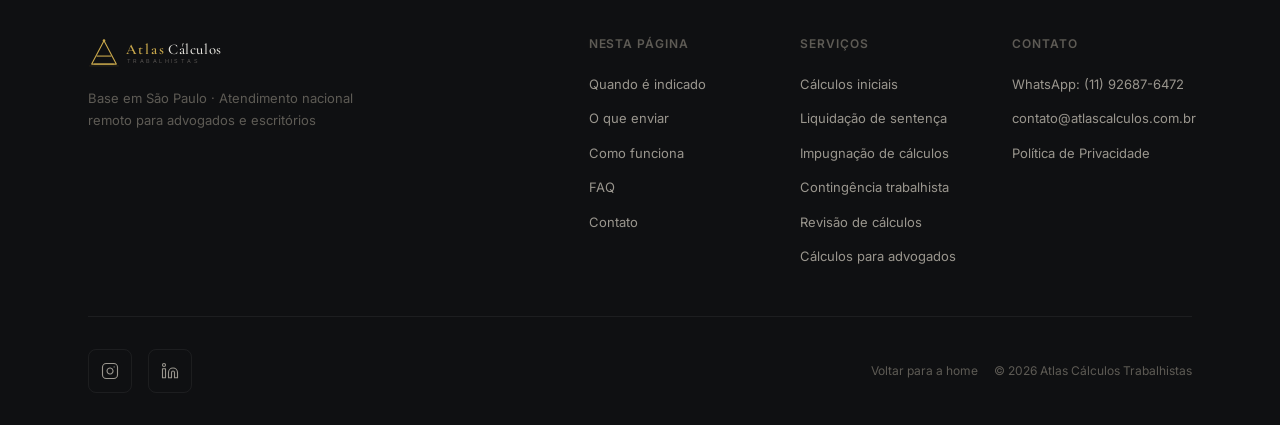
<file: calculos-para-advogados/index.html>
<!DOCTYPE html>
<html lang="pt-BR">
<head>
  <!-- Google tag (gtag.js) -->
  <script async src="https://www.googletagmanager.com/gtag/js?id=G-YRRCG4PG8Q"></script>
  <script>
    window.dataLayer = window.dataLayer || [];
    function gtag(){dataLayer.push(arguments);}
    gtag('js', new Date());
    gtag('config', 'G-YRRCG4PG8Q');
  </script>
  <meta charset="UTF-8">
  <meta name="viewport" content="width=device-width, initial-scale=1.0">
  <title>Cálculos Trabalhistas para Advogados | Atlas Cálculos</title>
  <meta name="description" content="Apoio técnico em cálculos trabalhistas para advogados e escritórios que precisam terceirizar liquidação, revisão, impugnação e contingência com agilidade.">
  <meta name="robots" content="index, follow">
  <link rel="canonical" href="https://atlascalculos.com.br/calculos-para-advogados/">
  <meta property="og:title" content="Cálculos Trabalhistas para Advogados | Atlas Cálculos">
  <meta property="og:description" content="Parceria técnica em cálculos trabalhistas para advogados e escritórios com demandas recorrentes, urgentes ou sazonais.">
  <meta property="og:type" content="website">
  <meta property="og:url" content="https://atlascalculos.com.br/calculos-para-advogados/">
  <meta property="og:site_name" content="Atlas Cálculos Trabalhistas">
  <meta property="og:locale" content="pt_BR">
  <meta property="og:image" content="https://atlascalculos.com.br/og-image.jpg">
  <meta property="og:image:alt" content="Identidade visual da Atlas Cálculos Trabalhistas">
  <meta name="twitter:card" content="summary_large_image">
  <meta name="twitter:title" content="Cálculos Trabalhistas para Advogados | Atlas Cálculos">
  <meta name="twitter:description" content="Apoio técnico recorrente em cálculos trabalhistas para advogados e escritórios que precisam terceirizar a frente de cálculo.">
  <meta name="twitter:image" content="https://atlascalculos.com.br/og-image.jpg">
  <meta name="theme-color" content="#0a0a0b">
  <link rel="icon" href="/favicon.ico" sizes="any">
  <link rel="icon" type="image/svg+xml" href="/favicon.svg">
  <link rel="icon" type="image/png" sizes="32x32" href="/favicon-32x32.png">
  <link rel="icon" type="image/png" sizes="16x16" href="/favicon-16x16.png">
  <link rel="icon" type="image/png" sizes="192x192" href="/icon-192.png">
  <link rel="apple-touch-icon" sizes="180x180" href="/apple-touch-icon.png">
  <link rel="manifest" href="/site.webmanifest">
  <link rel="preconnect" href="https://fonts.googleapis.com">
  <link rel="preconnect" href="https://fonts.gstatic.com" crossorigin>
  <link href="https://fonts.googleapis.com/css2?family=Cormorant+Garamond:ital,wght@0,400;0,500;0,600;0,700;1,400&family=Inter:wght@300;400;500;600;700&display=swap" rel="stylesheet">
  <link rel="stylesheet" href="/css/styles.css">
  <script type="application/ld+json">
  {
    "@context": "https://schema.org",
    "@graph": [
      {
        "@type": "BreadcrumbList",
        "@id": "https://atlascalculos.com.br/calculos-para-advogados/#breadcrumb",
        "itemListElement": [
          {
            "@type": "ListItem",
            "position": 1,
            "name": "Início",
            "item": "https://atlascalculos.com.br/"
          },
          {
            "@type": "ListItem",
            "position": 2,
            "name": "Cálculos trabalhistas para advogados",
            "item": "https://atlascalculos.com.br/calculos-para-advogados/"
          }
        ]
      },
      {
        "@type": "Service",
        "@id": "https://atlascalculos.com.br/calculos-para-advogados/#service",
        "name": "Cálculos trabalhistas para advogados",
        "serviceType": "Apoio técnico em cálculos trabalhistas para advogados e escritórios",
        "description": "Parceria técnica recorrente para escritórios que precisam terceirizar cálculos iniciais, liquidações, revisões, impugnações e contingência trabalhista.",
        "url": "https://atlascalculos.com.br/calculos-para-advogados/",
        "provider": {
          "@type": "Organization",
          "name": "Atlas Cálculos Trabalhistas",
          "url": "https://atlascalculos.com.br/"
        },
        "areaServed": "BR",
        "audience": {
          "@type": "Audience",
          "audienceType": "Advogados autônomos e escritórios de advocacia"
        }
      },
      {
        "@type": "FAQPage",
        "@id": "https://atlascalculos.com.br/calculos-para-advogados/#faq",
        "mainEntity": [
          {
            "@type": "Question",
            "name": "A Atlas atende demandas recorrentes ou apenas casos isolados?",
            "acceptedAnswer": {
              "@type": "Answer",
              "text": "Os dois modelos são possíveis. Há escritórios que acionam a Atlas em casos pontuais e há operações em que o suporte acontece de forma recorrente ao longo do mês."
            }
          },
          {
            "@type": "Question",
            "name": "Vocês conseguem absorver picos de prazo?",
            "acceptedAnswer": {
              "@type": "Answer",
              "text": "Sim. A triagem leva em conta urgência, complexidade e volume para definir o enquadramento mais viável, inclusive em momentos de acúmulo de demandas."
            }
          },
          {
            "@type": "Question",
            "name": "Quais tipos de cálculo entram nessa parceria?",
            "acceptedAnswer": {
              "@type": "Answer",
              "text": "Cálculos iniciais, liquidações, revisões, impugnações, contingência e apurações correlatas podem entrar no suporte, conforme a rotina do escritório."
            }
          },
          {
            "@type": "Question",
            "name": "Esse apoio substitui equipe interna?",
            "acceptedAnswer": {
              "@type": "Answer",
              "text": "Pode complementar ou substituir uma frente interna de cálculo, dependendo da estrutura do escritório e do volume das demandas."
            }
          }
        ]
      }
    ]
  }
  </script>
</head>
<body class="service-page" data-whatsapp-url="https://wa.me/5511926876472?text=Ol%C3%A1%2C%20quero%20conhecer%20o%20apoio%20da%20Atlas%20em%20c%C3%A1lculos%20trabalhistas%20para%20advogados.">
  <header class="header" id="header">
    <div class="container header__inner">
      <a href="/" class="header__logo" aria-label="Atlas Cálculos Trabalhistas - Início">
        <svg width="190" height="44" viewBox="0 0 260 52" fill="none" xmlns="http://www.w3.org/2000/svg">
          <polygon points="26,6 6,44 46,44" fill="none" stroke="#c9a84c" stroke-width="2.2" stroke-linejoin="round"/>
          <line x1="14" y1="31" x2="38" y2="31" stroke="#c9a84c" stroke-width="2.2"/>
          <circle cx="26" cy="6" r="2.6" fill="#c9a84c"/>
          <line x1="2" y1="47" x2="50" y2="47" stroke="#c9a84c" stroke-width="0.8" opacity="0.5"/>
          <line x1="10" y1="44" x2="42" y2="44" stroke="#c9a84c" stroke-width="1.6"/>
          <text x="62" y="28" font-family="'Cormorant Garamond', Georgia, serif" font-size="24" font-weight="600" fill="#c9a84c" letter-spacing="3">Atlas</text>
          <text x="130" y="28" font-family="'Cormorant Garamond', Georgia, serif" font-size="24" font-weight="600" fill="#e6e4de" letter-spacing="1">Cálculos</text>
          <text x="63" y="43" font-family="'DM Sans', 'Inter', sans-serif" font-size="9.5" font-weight="500" fill="#888480" letter-spacing="4">TRABALHISTAS</text>
        </svg>
      </a>
      <nav class="header__nav" id="nav" aria-label="Navegação da página">
        <ul class="nav__list">
          <li><a href="#quando-indicado" class="nav__link">Quando é indicado</a></li>
          <li><a href="#o-que-enviar" class="nav__link">O que enviar</a></li>
          <li><a href="#como-funciona" class="nav__link">Como funciona</a></li>
          <li><a href="#faq" class="nav__link">FAQ</a></li>
          <li><a href="#contato" class="nav__link">Contato</a></li>
        </ul>
      </nav>
      <div class="header__actions">
        <a href="tel:+5511926876472" class="header__phone" aria-label="Ligar para Atlas">
          <svg width="16" height="16" viewBox="0 0 24 24" fill="none" stroke="currentColor" stroke-width="2" stroke-linecap="round" stroke-linejoin="round"><path d="M22 16.92v3a2 2 0 0 1-2.18 2 19.79 19.79 0 0 1-8.63-3.07 19.5 19.5 0 0 1-6-6 19.79 19.79 0 0 1-3.07-8.67A2 2 0 0 1 4.11 2h3a2 2 0 0 1 2 1.72 12.84 12.84 0 0 0 .7 2.81 2 2 0 0 1-.45 2.11L8.09 9.91a16 16 0 0 0 6 6l1.27-1.27a2 2 0 0 1 2.11-.45 12.84 12.84 0 0 0 2.81.7A2 2 0 0 1 22 16.92z"/></svg>
          <span>(11) 92687-6472</span>
        </a>
        <a href="https://wa.me/5511926876472?text=Ol%C3%A1%2C%20quero%20conhecer%20o%20apoio%20da%20Atlas%20em%20c%C3%A1lculos%20trabalhistas%20para%20advogados." class="btn btn--primary btn--sm header__cta" target="_blank" rel="noopener noreferrer">Solicitar Análise</a>
        <button class="header__menu-toggle" id="menuToggle" aria-label="Abrir menu" aria-expanded="false" aria-controls="nav"><span></span><span></span><span></span></button>
      </div>
    </div>
  </header>

  <main>
    <section class="page-hero">
      <div class="container">
        <nav class="breadcrumbs" aria-label="Breadcrumb"><ol><li><a href="/">Início</a></li><li><span aria-current="page">Cálculos trabalhistas para advogados</span></li></ol></nav>
        <div class="page-hero__grid">
          <div class="page-hero__content">
            <span class="page-hero__label">Parceria operacional</span>
            <h1 class="page-hero__title">Cálculos trabalhistas para advogados e escritórios que precisam de apoio técnico recorrente</h1>
            <p class="page-hero__lead">Há escritórios que não querem montar uma estrutura interna de cálculo e há escritórios que até têm equipe, mas precisam de reforço em picos de prazo ou demandas específicas. Esta página organiza exatamente esse tipo de parceria técnica com a Atlas.</p>
            <div class="page-hero__actions">
              <a href="https://wa.me/5511926876472?text=Ol%C3%A1%2C%20quero%20conhecer%20o%20apoio%20da%20Atlas%20em%20c%C3%A1lculos%20trabalhistas%20para%20advogados." class="btn btn--primary" target="_blank" rel="noopener noreferrer">Falar sobre apoio recorrente</a>
              <a href="/#servicos" class="btn btn--outline">Ver todos os serviços</a>
            </div>
            <div class="page-hero__highlights">
              <div class="page-highlight"><strong>Terceirização especializada</strong><span>Suporte dedicado para escritórios que precisam delegar a frente técnica de cálculo.</span></div>
              <div class="page-highlight"><strong>Rotina com flexibilidade</strong><span>Atuação em casos pontuais, recorrentes ou concentrados em períodos de maior volume.</span></div>
              <div class="page-highlight"><strong>Escopo por demanda</strong><span>Liquidação, inicial, revisão, impugnação e contingência conforme a necessidade do escritório.</span></div>
            </div>
          </div>
        </div>
      </div>
    </section>

    <section class="page-section" id="quando-indicado">
      <div class="container">
        <div class="section-header" data-animate>
          <span class="section-header__label">Quando esse serviço é indicado</span>
          <h2 class="section-header__title">Para escritórios que precisam de braço técnico sem ampliar estrutura fixa</h2>
          <p class="section-header__lead">Essa página faz sentido para quem busca mais do que um cálculo isolado: busca previsibilidade operacional na frente técnica.</p>
        </div>
        <div class="page-grid">
          <article class="page-card" data-animate><h3>Quando não existe setor interno de cálculo</h3><p>O apoio funciona como uma extensão técnica do escritório para liquidações, revisões, impugnações e cálculos iniciais conforme as demandas aparecem.</p></article>
          <article class="page-card" data-animate><h3>Quando há picos de volume ou urgência</h3><p>Mesmo com equipe própria, períodos de prazo concentrado podem exigir uma retaguarda especializada para manter a qualidade e a velocidade das entregas.</p></article>
          <article class="page-card" data-animate><h3>Quando o escritório quer padronizar a frente de cálculo</h3><p>Ter um parceiro técnico recorrente ajuda a dar mais consistência a premissas, fluxos de envio, leitura de escopo e organização dos materiais entregues.</p></article>
          <article class="page-card page-card--accent" data-animate><h3>Quando a operação precisa de discrição e clareza</h3><p>O modelo é especialmente útil para advogados que precisam de apoio técnico confiável, sem ruído operacional e sem desviar energia do contencioso e da estratégia.</p></article>
        </div>
      </div>
    </section>

    <section class="page-section page-section--alt" id="o-que-enviar">
      <div class="container">
        <div class="section-header" data-animate>
          <span class="section-header__label">O que enviar</span>
          <h2 class="section-header__title">Informações que ajudam a desenhar o modelo de apoio</h2>
          <p class="section-header__lead">O objetivo aqui é entender a rotina do escritório, o tipo de cálculo mais recorrente e o nível de urgência das demandas.</p>
        </div>
        <div class="page-checklist">
          <div class="checklist-panel" data-animate>
            <h3>Dados úteis para a triagem inicial</h3>
            <ul>
              <li>Tipo de demanda mais frequente: cálculos iniciais, liquidação, revisão, impugnação, contingência ou combinação dessas frentes.</li>
              <li>Volume médio de casos por mês e existência de períodos com maior concentração de prazo.</li>
              <li>Forma como o escritório costuma organizar e encaminhar documentos.</li>
              <li>Padrão de urgência esperado e prazo médio das entregas mais sensíveis.</li>
              <li>Necessidade de apoio pontual ou de relacionamento recorrente com fluxo contínuo.</li>
            </ul>
          </div>
          <aside class="page-card page-card--accent" data-animate>
            <h3>Parceria sob medida</h3>
            <p>A proposta não é encaixar todos os escritórios no mesmo formato. A triagem serve justamente para entender onde a Atlas agrega mais valor dentro da rotina real do time jurídico.</p>
          </aside>
        </div>
      </div>
    </section>

    <section class="process" id="como-funciona">
      <div class="container">
        <div class="section-header" data-animate>
          <span class="section-header__label">Como funciona a entrega</span>
          <h2 class="section-header__title">Do entendimento da rotina à execução das demandas de cálculo</h2>
          <p class="section-header__lead">A parceria começa pelo mapeamento da necessidade do escritório e evolui para um fluxo de trabalho claro, com escopo e prioridades definidos.</p>
        </div>
        <div class="process__grid">
          <div class="process-step" data-animate><span class="process-step__number">01</span><div class="process-step__content"><h3 class="process-step__title">Leitura da operação do escritório</h3><p class="process-step__text">A Atlas entende quais tipos de cálculo aparecem com mais frequência, como os documentos chegam e quais são os gargalos atuais de prazo ou capacidade.</p></div></div>
          <div class="process-step__connector" aria-hidden="true"></div>
          <div class="process-step" data-animate><span class="process-step__number">02</span><div class="process-step__content"><h3 class="process-step__title">Definição do escopo de apoio</h3><p class="process-step__text">As demandas passam a ser enquadradas por tipo, urgência e profundidade técnica, o que dá previsibilidade à operação e reduz retrabalho.</p></div></div>
          <div class="process-step__connector" aria-hidden="true"></div>
          <div class="process-step" data-animate><span class="process-step__number">03</span><div class="process-step__content"><h3 class="process-step__title">Entrega contínua conforme a necessidade</h3><p class="process-step__text">O escritório aciona a Atlas conforme o fluxo real de casos, seja para uma frente recorrente, seja para momentos específicos de pico ou urgência.</p></div></div>
        </div>
        <div class="page-deliverables">
          <article class="deliverable-card" data-animate><h3>Mais foco na estratégia jurídica</h3><p>Ao terceirizar a frente técnica, o escritório ganha fôlego para concentrar energia em peça, audiência, negociação e relacionamento com cliente.</p></article>
          <article class="deliverable-card" data-animate><h3>Apoio adaptado ao volume</h3><p>O modelo funciona tanto para demandas esporádicas quanto para rotinas em que o cálculo aparece de forma recorrente.</p></article>
          <article class="deliverable-card" data-animate><h3>Ponte com todas as frentes de cálculo</h3><p>Apoio recorrente significa poder acionar a Atlas em fases diferentes do processo sem precisar recomeçar a relação toda vez.</p></article>
        </div>
      </div>
    </section>

    <section class="page-section" id="faq">
      <div class="container">
        <div class="section-header" data-animate>
          <span class="section-header__label">FAQ</span>
          <h2 class="section-header__title">Perguntas frequentes sobre apoio para advogados</h2>
          <p class="section-header__lead">Dúvidas comuns de escritórios que querem terceirizar ou complementar a frente de cálculos trabalhistas.</p>
        </div>
        <div class="faq-simple__list" data-animate>
          <details class="faq__item"><summary class="faq__question"><span>A Atlas atende demandas recorrentes ou apenas casos isolados?</span><svg class="faq__chevron" width="20" height="20" viewBox="0 0 24 24" fill="none" stroke="currentColor" stroke-width="2" stroke-linecap="round" stroke-linejoin="round"><polyline points="6 9 12 15 18 9"/></svg></summary><div class="faq__answer"><p>Os dois modelos são possíveis. Há escritórios que acionam a Atlas em casos pontuais e há operações em que o suporte acontece de forma recorrente ao longo do mês.</p></div></details>
          <details class="faq__item"><summary class="faq__question"><span>Vocês conseguem absorver picos de prazo?</span><svg class="faq__chevron" width="20" height="20" viewBox="0 0 24 24" fill="none" stroke="currentColor" stroke-width="2" stroke-linecap="round" stroke-linejoin="round"><polyline points="6 9 12 15 18 9"/></svg></summary><div class="faq__answer"><p>Sim. A triagem leva em conta urgência, complexidade e volume para definir o enquadramento mais viável, inclusive em momentos de acúmulo de demandas.</p></div></details>
          <details class="faq__item"><summary class="faq__question"><span>Quais tipos de cálculo entram nessa parceria?</span><svg class="faq__chevron" width="20" height="20" viewBox="0 0 24 24" fill="none" stroke="currentColor" stroke-width="2" stroke-linecap="round" stroke-linejoin="round"><polyline points="6 9 12 15 18 9"/></svg></summary><div class="faq__answer"><p>Cálculos iniciais, liquidações, revisões, impugnações, contingência e apurações correlatas podem entrar no suporte, conforme a rotina do escritório.</p></div></details>
          <details class="faq__item"><summary class="faq__question"><span>Esse apoio substitui equipe interna?</span><svg class="faq__chevron" width="20" height="20" viewBox="0 0 24 24" fill="none" stroke="currentColor" stroke-width="2" stroke-linecap="round" stroke-linejoin="round"><polyline points="6 9 12 15 18 9"/></svg></summary><div class="faq__answer"><p>Pode complementar ou substituir uma frente interna de cálculo, dependendo da estrutura do escritório e do volume das demandas. Se a necessidade for começar pela fase inicial, a página de <a href="/calculos-iniciais/">cálculos iniciais trabalhistas</a> é um bom ponto de entrada.</p></div></details>
        </div>
      </div>
    </section>

    <section class="page-section page-section--alt">
      <div class="container">
        <div class="section-header" data-animate>
          <span class="section-header__label">Links internos</span>
          <h2 class="section-header__title">Serviços que costumam compor essa parceria</h2>
          <p class="section-header__lead">O apoio recorrente normalmente combina mais de uma frente técnica, conforme a fase em que os processos chegam ao escritório.</p>
        </div>
        <div class="service-links">
          <a href="/calculos-iniciais/" class="service-link-card" data-animate><span>Entrada do caso</span><strong>Cálculos iniciais trabalhistas</strong></a>
          <a href="/liquidacao-de-sentenca/" class="service-link-card" data-animate><span>Execução</span><strong>Liquidação de sentença trabalhista</strong></a>
          <a href="/revisao-de-calculos/" class="service-link-card" data-animate><span>Validação</span><strong>Revisão de cálculos trabalhistas</strong></a>
        </div>
      </div>
    </section>

    <section class="cta-band" id="contato" aria-label="Chamada para ação do apoio para advogados">
      <div class="container">
        <div class="cta-band__inner" data-animate>
          <h2 class="cta-band__title">Seu escritório precisa de apoio técnico recorrente em cálculos trabalhistas?</h2>
          <p class="cta-band__text">Envie como funciona hoje sua rotina de cálculo, quais tipos de demanda aparecem com mais frequência e onde estão os gargalos. A Atlas ajuda a desenhar o suporte mais adequado.</p>
          <div class="cta-band__actions">
            <a href="https://wa.me/5511926876472?text=Ol%C3%A1%2C%20quero%20conhecer%20o%20apoio%20da%20Atlas%20em%20c%C3%A1lculos%20trabalhistas%20para%20advogados." class="btn btn--primary btn--lg" target="_blank" rel="noopener noreferrer">Solicitar conversa inicial</a>
            <a href="mailto:contato@atlascalculos.com.br" class="btn btn--outline btn--lg">Enviar por e-mail</a>
          </div>
        </div>
      </div>
    </section>
  </main>

  <footer class="footer">
    <div class="container">
      <div class="footer__inner">
        <div class="footer__brand">
          <a href="/" class="footer__logo" aria-label="Atlas Cálculos Trabalhistas">
            <svg width="160" height="38" viewBox="0 0 260 52" fill="none" xmlns="http://www.w3.org/2000/svg">
              <polygon points="26,6 6,44 46,44" fill="none" stroke="#c9a84c" stroke-width="1.8" stroke-linejoin="round"/>
              <line x1="14" y1="31" x2="38" y2="31" stroke="#c9a84c" stroke-width="1.8"/>
              <circle cx="26" cy="6" r="2.2" fill="#c9a84c"/>
              <line x1="2" y1="47" x2="50" y2="47" stroke="#c9a84c" stroke-width="0.6" opacity="0.4"/>
              <line x1="10" y1="44" x2="42" y2="44" stroke="#c9a84c" stroke-width="1.4"/>
              <text x="62" y="28" font-family="'Cormorant Garamond', Georgia, serif" font-size="24" font-weight="600" fill="#c9a84c" letter-spacing="3">Atlas</text>
              <text x="130" y="28" font-family="'Cormorant Garamond', Georgia, serif" font-size="24" font-weight="500" fill="#e6e4de" letter-spacing="1">Cálculos</text>
              <text x="63" y="43" font-family="'DM Sans', 'Inter', sans-serif" font-size="9" font-weight="400" fill="#555250" letter-spacing="4">TRABALHISTAS</text>
            </svg>
          </a>
          <p class="footer__location">Base em São Paulo · Atendimento nacional remoto para advogados e escritórios</p>
        </div>
        <nav class="footer__nav" aria-label="Links do rodapé">
          <div class="footer__col"><p class="footer__heading">Nesta página</p><ul><li><a href="#quando-indicado">Quando é indicado</a></li><li><a href="#o-que-enviar">O que enviar</a></li><li><a href="#como-funciona">Como funciona</a></li><li><a href="#faq">FAQ</a></li><li><a href="#contato">Contato</a></li></ul></div>
          <div class="footer__col"><p class="footer__heading">Serviços</p><ul><li><a href="/calculos-iniciais/">Cálculos iniciais</a></li><li><a href="/liquidacao-de-sentenca/">Liquidação de sentença</a></li><li><a href="/impugnacao-de-calculos/">Impugnação de cálculos</a></li><li><a href="/calculos-de-contingencia/">Contingência trabalhista</a></li><li><a href="/revisao-de-calculos/">Revisão de cálculos</a></li><li><a href="/calculos-para-advogados/">Cálculos para advogados</a></li></ul></div>
          <div class="footer__col"><p class="footer__heading">Contato</p><ul><li><a href="https://wa.me/5511926876472?text=Ol%C3%A1%2C%20quero%20conhecer%20o%20apoio%20da%20Atlas%20em%20c%C3%A1lculos%20trabalhistas%20para%20advogados." target="_blank" rel="noopener noreferrer">WhatsApp: (11) 92687-6472</a></li><li><a href="mailto:contato@atlascalculos.com.br">contato@atlascalculos.com.br</a></li><li><a href="/politica-de-privacidade/">Política de Privacidade</a></li></ul></div>
        </nav>
      </div>
      <div class="footer__bottom">
        <div class="footer__social">
          <a href="https://instagram.com/atlascalculos" target="_blank" rel="noopener noreferrer" aria-label="Instagram da Atlas Cálculos"><svg width="18" height="18" viewBox="0 0 24 24" fill="none" stroke="currentColor" stroke-width="1.5" stroke-linecap="round" stroke-linejoin="round"><rect x="2" y="2" width="20" height="20" rx="5" ry="5"/><path d="M16 11.37A4 4 0 1 1 12.63 8 4 4 0 0 1 16 11.37z"/><line x1="17.5" y1="6.5" x2="17.51" y2="6.5"/></svg></a>
          <a href="https://linkedin.com/company/112794314" target="_blank" rel="noopener noreferrer" aria-label="LinkedIn da Atlas Cálculos"><svg width="18" height="18" viewBox="0 0 24 24" fill="none" stroke="currentColor" stroke-width="1.5" stroke-linecap="round" stroke-linejoin="round"><path d="M16 8a6 6 0 0 1 6 6v7h-4v-7a2 2 0 0 0-2-2 2 2 0 0 0-2 2v7h-4v-7a6 6 0 0 1 6-6z"/><rect x="2" y="9" width="4" height="12"/><circle cx="4" cy="4" r="2"/></svg></a>
        </div>
        <div class="footer__legal"><a href="/">Voltar para a home</a><span>&copy; 2026 Atlas Cálculos Trabalhistas</span></div>
      </div>
    </div>
  </footer>

<script src="/js/tracking-config.js"></script>
<script src="/js/analytics.js"></script>
<script src="/js/main.js"></script>
</body>
</html>
</file>
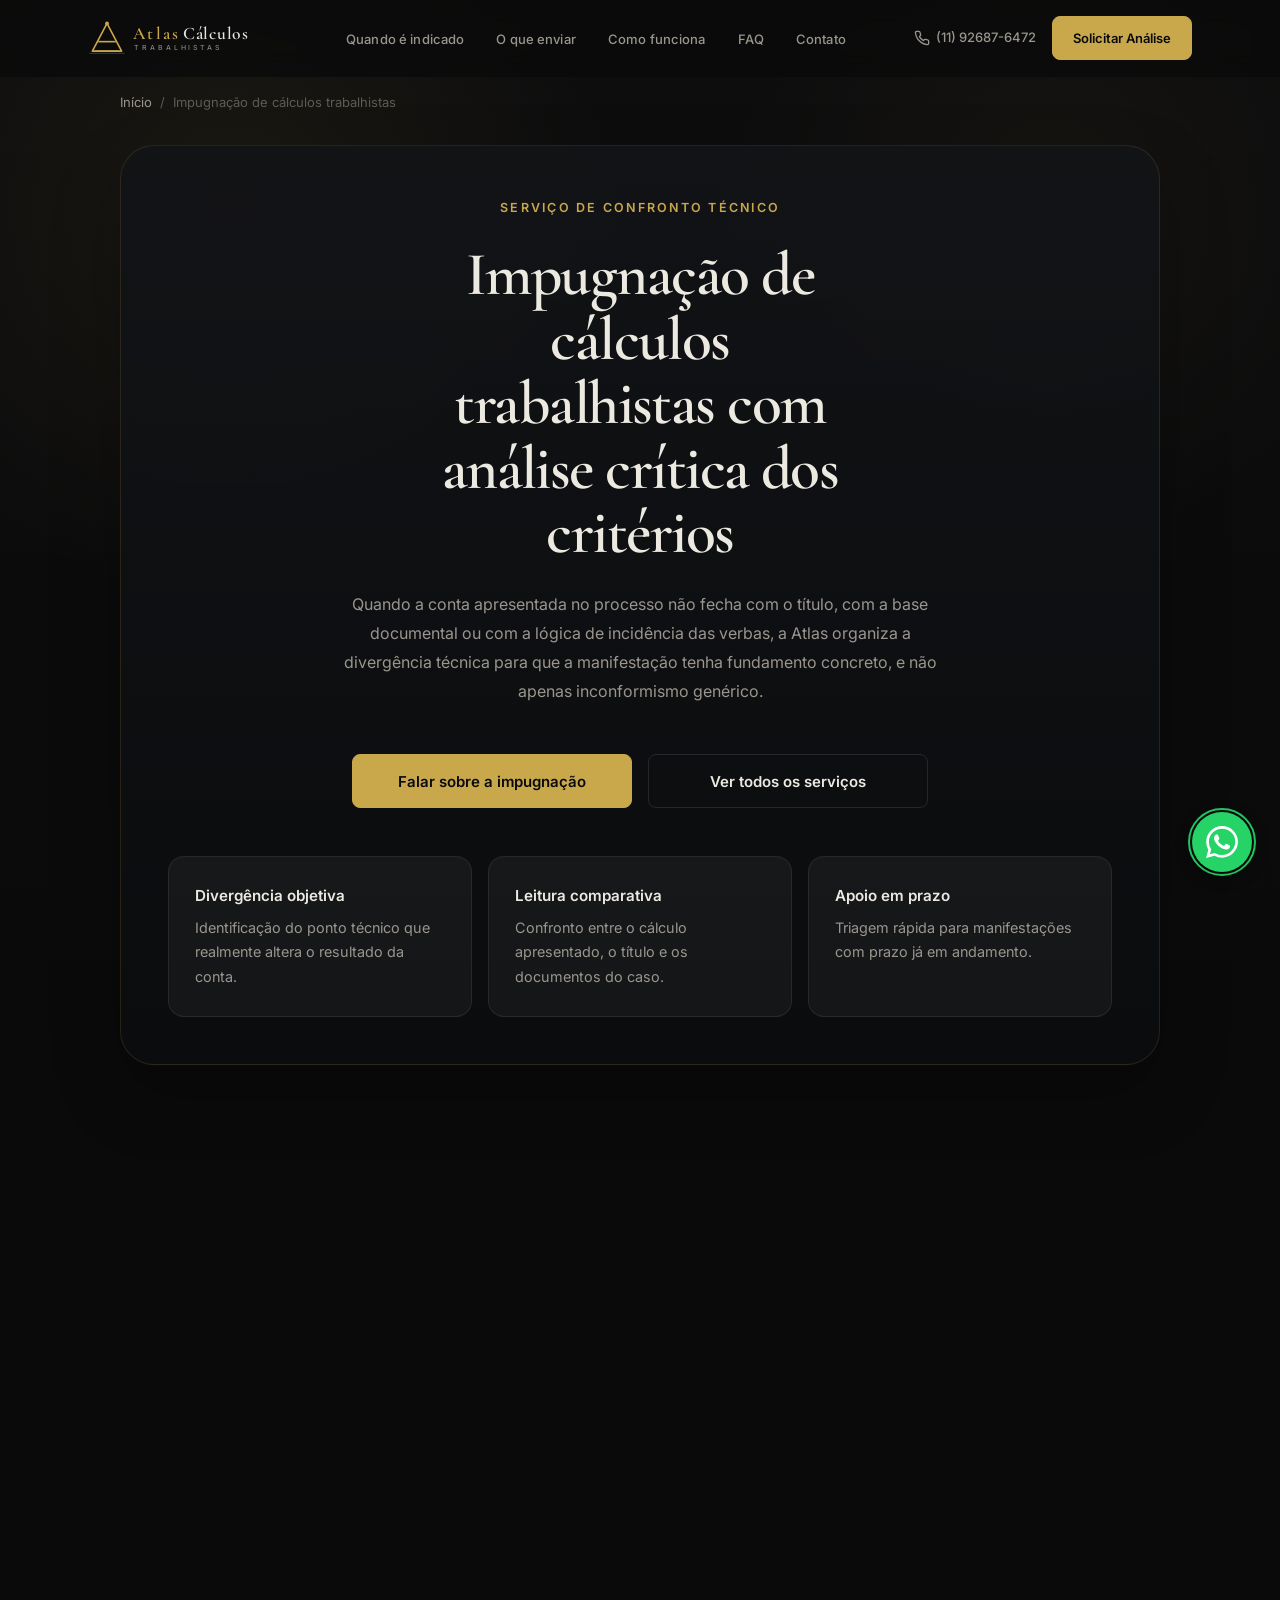
<file: impugnacao-de-calculos/index.html>
<!DOCTYPE html>
<html lang="pt-BR">
<head>
  <!-- Google tag (gtag.js) -->
  <script async src="https://www.googletagmanager.com/gtag/js?id=G-YRRCG4PG8Q"></script>
  <script>
    window.dataLayer = window.dataLayer || [];
    function gtag(){dataLayer.push(arguments);}
    gtag('js', new Date());
    gtag('config', 'G-YRRCG4PG8Q');
  </script>
  <meta charset="UTF-8">
  <meta name="viewport" content="width=device-width, initial-scale=1.0">
  <title>Impugnação de Cálculos Trabalhistas | Atlas Cálculos</title>
  <meta name="description" content="Análise técnica de cálculos trabalhistas para impugnação, manifestação ou conferência de critérios. Identificação de excessos, inconsistências e reflexos.">
  <meta name="robots" content="index, follow">
  <link rel="canonical" href="https://atlascalculos.com.br/impugnacao-de-calculos/">
  <meta property="og:title" content="Impugnação de Cálculos Trabalhistas | Atlas Cálculos">
  <meta property="og:description" content="Impugnação de cálculos com análise crítica dos critérios, memória organizada e apoio técnico para sustentar divergências relevantes.">
  <meta property="og:type" content="website">
  <meta property="og:url" content="https://atlascalculos.com.br/impugnacao-de-calculos/">
  <meta property="og:site_name" content="Atlas Cálculos Trabalhistas">
  <meta property="og:locale" content="pt_BR">
  <meta property="og:image" content="https://atlascalculos.com.br/og-image.jpg">
  <meta property="og:image:alt" content="Identidade visual da Atlas Cálculos Trabalhistas">
  <meta name="twitter:card" content="summary_large_image">
  <meta name="twitter:title" content="Impugnação de Cálculos Trabalhistas | Atlas Cálculos">
  <meta name="twitter:description" content="Suporte técnico para impugnação de cálculos com identificação de excessos, divergências de critérios e inconsistências de memória.">
  <meta name="twitter:image" content="https://atlascalculos.com.br/og-image.jpg">
  <meta name="theme-color" content="#0a0a0b">
  <link rel="icon" href="/favicon.ico" sizes="any">
  <link rel="icon" type="image/svg+xml" href="/favicon.svg">
  <link rel="icon" type="image/png" sizes="32x32" href="/favicon-32x32.png">
  <link rel="icon" type="image/png" sizes="16x16" href="/favicon-16x16.png">
  <link rel="icon" type="image/png" sizes="192x192" href="/icon-192.png">
  <link rel="apple-touch-icon" sizes="180x180" href="/apple-touch-icon.png">
  <link rel="manifest" href="/site.webmanifest">
  <link rel="preconnect" href="https://fonts.googleapis.com">
  <link rel="preconnect" href="https://fonts.gstatic.com" crossorigin>
  <link href="https://fonts.googleapis.com/css2?family=Cormorant+Garamond:ital,wght@0,400;0,500;0,600;0,700;1,400&family=Inter:wght@300;400;500;600;700&display=swap" rel="stylesheet">
  <link rel="stylesheet" href="/css/styles.css">
  <script type="application/ld+json">
  {
    "@context": "https://schema.org",
    "@graph": [
      {
        "@type": "BreadcrumbList",
        "@id": "https://atlascalculos.com.br/impugnacao-de-calculos/#breadcrumb",
        "itemListElement": [
          {
            "@type": "ListItem",
            "position": 1,
            "name": "Início",
            "item": "https://atlascalculos.com.br/"
          },
          {
            "@type": "ListItem",
            "position": 2,
            "name": "Impugnação de cálculos trabalhistas",
            "item": "https://atlascalculos.com.br/impugnacao-de-calculos/"
          }
        ]
      },
      {
        "@type": "Service",
        "@id": "https://atlascalculos.com.br/impugnacao-de-calculos/#service",
        "name": "Impugnação de cálculos trabalhistas",
        "serviceType": "Impugnação de cálculos trabalhistas",
        "description": "Conferência técnica de cálculos já apresentados no processo para identificar excessos, premissas equivocadas, reflexos indevidos e inconsistências relevantes.",
        "url": "https://atlascalculos.com.br/impugnacao-de-calculos/",
        "provider": {
          "@type": "Organization",
          "name": "Atlas Cálculos Trabalhistas",
          "url": "https://atlascalculos.com.br/"
        },
        "areaServed": "BR",
        "audience": {
          "@type": "Audience",
          "audienceType": "Advogados e escritórios de advocacia"
        }
      },
      {
        "@type": "FAQPage",
        "@id": "https://atlascalculos.com.br/impugnacao-de-calculos/#faq",
        "mainEntity": [
          {
            "@type": "Question",
            "name": "Vocês revisam cálculo da parte contrária ou do perito?",
            "acceptedAnswer": {
              "@type": "Answer",
              "text": "Sim. A impugnação pode incidir sobre cálculo apresentado pela parte contrária, contador judicial ou qualquer memória que precise ser tecnicamente confrontada."
            }
          },
          {
            "@type": "Question",
            "name": "É preciso refazer toda a conta para impugnar?",
            "acceptedAnswer": {
              "@type": "Answer",
              "text": "Nem sempre. Há casos em que basta apontar divergências centrais, e há casos em que uma memória comparativa mais completa fortalece a manifestação. A estratégia depende do material recebido."
            }
          },
          {
            "@type": "Question",
            "name": "Atendem prazos curtos para manifestação?",
            "acceptedAnswer": {
              "@type": "Answer",
              "text": "Sim. Demandas com prazo em andamento recebem triagem prioritária para avaliar viabilidade, escopo e profundidade da revisão antes do início."
            }
          },
          {
            "@type": "Question",
            "name": "A entrega ajuda o advogado a estruturar a peça?",
            "acceptedAnswer": {
              "@type": "Answer",
              "text": "Sim. O material destaca os pontos técnicos relevantes, o que facilita transformar a divergência de cálculo em argumentação objetiva dentro da manifestação."
            }
          }
        ]
      }
    ]
  }
  </script>
</head>
<body class="service-page" data-whatsapp-url="https://wa.me/5511926876472?text=Ol%C3%A1%2C%20preciso%20de%20apoio%20em%20uma%20impugna%C3%A7%C3%A3o%20de%20c%C3%A1lculos%20trabalhistas.">
  <header class="header" id="header">
    <div class="container header__inner">
      <a href="/" class="header__logo" aria-label="Atlas Cálculos Trabalhistas - Início">
        <svg width="190" height="44" viewBox="0 0 260 52" fill="none" xmlns="http://www.w3.org/2000/svg">
          <polygon points="26,6 6,44 46,44" fill="none" stroke="#c9a84c" stroke-width="2.2" stroke-linejoin="round"/>
          <line x1="14" y1="31" x2="38" y2="31" stroke="#c9a84c" stroke-width="2.2"/>
          <circle cx="26" cy="6" r="2.6" fill="#c9a84c"/>
          <line x1="2" y1="47" x2="50" y2="47" stroke="#c9a84c" stroke-width="0.8" opacity="0.5"/>
          <line x1="10" y1="44" x2="42" y2="44" stroke="#c9a84c" stroke-width="1.6"/>
          <text x="62" y="28" font-family="'Cormorant Garamond', Georgia, serif" font-size="24" font-weight="600" fill="#c9a84c" letter-spacing="3">Atlas</text>
          <text x="130" y="28" font-family="'Cormorant Garamond', Georgia, serif" font-size="24" font-weight="600" fill="#e6e4de" letter-spacing="1">Cálculos</text>
          <text x="63" y="43" font-family="'DM Sans', 'Inter', sans-serif" font-size="9.5" font-weight="500" fill="#888480" letter-spacing="4">TRABALHISTAS</text>
        </svg>
      </a>

      <nav class="header__nav" id="nav" aria-label="Navegação da página">
        <ul class="nav__list">
          <li><a href="#quando-indicado" class="nav__link">Quando é indicado</a></li>
          <li><a href="#o-que-enviar" class="nav__link">O que enviar</a></li>
          <li><a href="#como-funciona" class="nav__link">Como funciona</a></li>
          <li><a href="#faq" class="nav__link">FAQ</a></li>
          <li><a href="#contato" class="nav__link">Contato</a></li>
        </ul>
      </nav>

      <div class="header__actions">
        <a href="tel:+5511926876472" class="header__phone" aria-label="Ligar para Atlas">
          <svg width="16" height="16" viewBox="0 0 24 24" fill="none" stroke="currentColor" stroke-width="2" stroke-linecap="round" stroke-linejoin="round"><path d="M22 16.92v3a2 2 0 0 1-2.18 2 19.79 19.79 0 0 1-8.63-3.07 19.5 19.5 0 0 1-6-6 19.79 19.79 0 0 1-3.07-8.67A2 2 0 0 1 4.11 2h3a2 2 0 0 1 2 1.72 12.84 12.84 0 0 0 .7 2.81 2 2 0 0 1-.45 2.11L8.09 9.91a16 16 0 0 0 6 6l1.27-1.27a2 2 0 0 1 2.11-.45 12.84 12.84 0 0 0 2.81.7A2 2 0 0 1 22 16.92z"/></svg>
          <span>(11) 92687-6472</span>
        </a>
        <a href="https://wa.me/5511926876472?text=Ol%C3%A1%2C%20preciso%20de%20apoio%20em%20uma%20impugna%C3%A7%C3%A3o%20de%20c%C3%A1lculos%20trabalhistas." class="btn btn--primary btn--sm header__cta" target="_blank" rel="noopener noreferrer">
          Solicitar Análise
        </a>
        <button class="header__menu-toggle" id="menuToggle" aria-label="Abrir menu" aria-expanded="false" aria-controls="nav">
          <span></span><span></span><span></span>
        </button>
      </div>
    </div>
  </header>

  <main>
    <section class="page-hero">
      <div class="container">
        <nav class="breadcrumbs" aria-label="Breadcrumb">
          <ol>
            <li><a href="/">Início</a></li>
            <li><span aria-current="page">Impugnação de cálculos trabalhistas</span></li>
          </ol>
        </nav>

        <div class="page-hero__grid">
          <div class="page-hero__content">
            <span class="page-hero__label">Serviço de confronto técnico</span>
            <h1 class="page-hero__title">Impugnação de cálculos trabalhistas com análise crítica dos critérios</h1>
            <p class="page-hero__lead">Quando a conta apresentada no processo não fecha com o título, com a base documental ou com a lógica de incidência das verbas, a Atlas organiza a divergência técnica para que a manifestação tenha fundamento concreto, e não apenas inconformismo genérico.</p>
            <div class="page-hero__actions">
              <a href="https://wa.me/5511926876472?text=Ol%C3%A1%2C%20preciso%20de%20apoio%20em%20uma%20impugna%C3%A7%C3%A3o%20de%20c%C3%A1lculos%20trabalhistas." class="btn btn--primary" target="_blank" rel="noopener noreferrer">Falar sobre a impugnação</a>
              <a href="/#servicos" class="btn btn--outline">Ver todos os serviços</a>
            </div>
            <div class="page-hero__highlights">
              <div class="page-highlight">
                <strong>Divergência objetiva</strong>
                <span>Identificação do ponto técnico que realmente altera o resultado da conta.</span>
              </div>
              <div class="page-highlight">
                <strong>Leitura comparativa</strong>
                <span>Confronto entre o cálculo apresentado, o título e os documentos do caso.</span>
              </div>
              <div class="page-highlight">
                <strong>Apoio em prazo</strong>
                <span>Triagem rápida para manifestações com prazo já em andamento.</span>
              </div>
            </div>
          </div>

        </div>
      </div>
    </section>

    <section class="page-section" id="quando-indicado">
      <div class="container">
        <div class="section-header" data-animate>
          <span class="section-header__label">Quando esse serviço é indicado</span>
          <h2 class="section-header__title">Para reagir com técnica quando a conta apresentada não convence</h2>
          <p class="section-header__lead">A impugnação é mais útil quando a divergência precisa ser traduzida em pontos claros de erro, excesso ou critério inadequado.</p>
        </div>

        <div class="page-grid">
          <article class="page-card" data-animate>
            <h3>Quando o cálculo da parte contrária exagera a condenação</h3>
            <p>É o cenário clássico de excesso de execução: bases ampliadas sem respaldo, reflexos replicados de forma indevida, juros mal aplicados ou índices desconectados do título.</p>
          </article>
          <article class="page-card" data-animate>
            <h3>Quando há dúvida sobre a coerência da memória apresentada</h3>
            <p>Mesmo sem erro evidente de cara, a conta pode carregar premissas incompatíveis com a documentação ou omitir deduções importantes. A conferência detalhada ajuda a separar divergência real de impressão inicial.</p>
          </article>
          <article class="page-card" data-animate>
            <h3>Quando o contador judicial apresenta cálculo sensível</h3>
            <p>Contas periciais também podem exigir confronto técnico, especialmente em processos com múltiplas rubricas, critérios específicos de atualização ou histórico de pagamentos.</p>
          </article>
          <article class="page-card page-card--accent" data-animate>
            <h3>Quando o advogado precisa sustentar a manifestação com mais segurança</h3>
            <p>Uma boa impugnação depende de apontamentos verificáveis. O objetivo aqui é entregar base técnica que ajude a construir uma peça mais objetiva e persuasiva.</p>
          </article>
        </div>
      </div>
    </section>

    <section class="page-section page-section--alt" id="o-que-enviar">
      <div class="container">
        <div class="section-header" data-animate>
          <span class="section-header__label">O que enviar</span>
          <h2 class="section-header__title">O material que permite confrontar o cálculo com precisão</h2>
          <p class="section-header__lead">Quanto melhor a conta impugnada for contextualizada, mais rápido fica isolar os pontos que realmente merecem enfrentamento.</p>
        </div>

        <div class="page-checklist">
          <div class="checklist-panel" data-animate>
            <h3>Arquivos mais úteis</h3>
            <ul>
              <li>Cálculo a ser impugnado, em PDF, planilha ou arquivo exportado do PJe-Calc.</li>
              <li>Sentença, acórdão e decisões da execução que definem a lógica da apuração.</li>
              <li>Documentos-base usados para verificar salário, jornada, verbas rescisórias, abatimentos ou contribuições.</li>
              <li>Indicação do prazo da manifestação e do foco principal da divergência já percebida pelo escritório, se existir.</li>
              <li>Versões anteriores de cálculo, quando houver histórico de ajustes ou contas substituídas no processo.</li>
            </ul>
          </div>

          <aside class="page-card page-card--accent" data-animate>
            <h3>Se a divergência ainda não estiver mapeada</h3>
            <p>Não há problema. A Atlas pode fazer a leitura exploratória da conta para localizar o que merece ataque técnico, inclusive quando o advogado só suspeita que o valor está acima do devido.</p>
          </aside>
        </div>
      </div>
    </section>

    <section class="process" id="como-funciona">
      <div class="container">
        <div class="section-header" data-animate>
          <span class="section-header__label">Como funciona a entrega</span>
          <h2 class="section-header__title">Da conta impugnada à divergência tecnicamente demonstrada</h2>
          <p class="section-header__lead">O foco do processo é apontar o erro que importa e organizar a leitura comparativa de forma aproveitável para a manifestação.</p>
        </div>

        <div class="process__grid">
          <div class="process-step" data-animate>
            <span class="process-step__number">01</span>
            <div class="process-step__content">
              <h3 class="process-step__title">Triagem da conta apresentada</h3>
              <p class="process-step__text">A conta impugnada é analisada em conjunto com o título e a fase processual para definir o tipo de confronto que faz mais sentido: pontual, comparativo ou mais aprofundado.</p>
            </div>
          </div>
          <div class="process-step__connector" aria-hidden="true"></div>
          <div class="process-step" data-animate>
            <span class="process-step__number">02</span>
            <div class="process-step__content">
              <h3 class="process-step__title">Verificação de critérios e memória</h3>
              <p class="process-step__text">A Atlas confronta verbas, bases de cálculo, reflexos, encargos e atualização para localizar excessos, omissões ou premissas incompatíveis com a decisão judicial.</p>
            </div>
          </div>
          <div class="process-step__connector" aria-hidden="true"></div>
          <div class="process-step" data-animate>
            <span class="process-step__number">03</span>
            <div class="process-step__content">
              <h3 class="process-step__title">Entrega do material de apoio</h3>
              <p class="process-step__text">Os pontos relevantes são organizados em memória, comparativos ou apontamentos técnicos que facilitem a construção da manifestação do escritório.</p>
            </div>
          </div>
        </div>

        <div class="page-deliverables">
          <article class="deliverable-card" data-animate>
            <h3>Foco no que altera o valor</h3>
            <p>A análise prioriza divergências com impacto real na conta, evitando dispersão em questionamentos laterais.</p>
          </article>
          <article class="deliverable-card" data-animate>
            <h3>Material comparativo</h3>
            <p>Quando necessário, a entrega mostra o contraste entre a conta apresentada e a leitura técnica mais adequada para o caso.</p>
          </article>
          <article class="deliverable-card" data-animate>
            <h3>Base para peticionamento</h3>
            <p>O objetivo é permitir que o advogado leve a discussão técnica ao processo com mais objetividade e segurança argumentativa.</p>
          </article>
        </div>
      </div>
    </section>

    <section class="page-section" id="faq">
      <div class="container">
        <div class="section-header" data-animate>
          <span class="section-header__label">FAQ</span>
          <h2 class="section-header__title">Perguntas frequentes sobre impugnação de cálculos</h2>
          <p class="section-header__lead">Dúvidas recorrentes de escritórios que precisam reagir a uma conta já apresentada no processo.</p>
        </div>

        <div class="faq-simple__list" data-animate>
          <details class="faq__item">
            <summary class="faq__question">
              <span>Vocês revisam cálculo da parte contrária ou do perito?</span>
              <svg class="faq__chevron" width="20" height="20" viewBox="0 0 24 24" fill="none" stroke="currentColor" stroke-width="2" stroke-linecap="round" stroke-linejoin="round"><polyline points="6 9 12 15 18 9"/></svg>
            </summary>
            <div class="faq__answer">
              <p>Sim. A impugnação pode incidir sobre cálculo apresentado pela parte contrária, contador judicial ou qualquer memória que precise ser tecnicamente confrontada.</p>
            </div>
          </details>

          <details class="faq__item">
            <summary class="faq__question">
              <span>É preciso refazer toda a conta para impugnar?</span>
              <svg class="faq__chevron" width="20" height="20" viewBox="0 0 24 24" fill="none" stroke="currentColor" stroke-width="2" stroke-linecap="round" stroke-linejoin="round"><polyline points="6 9 12 15 18 9"/></svg>
            </summary>
            <div class="faq__answer">
              <p>Nem sempre. Há casos em que basta demonstrar divergências centrais; em outros, uma memória comparativa mais ampla fortalece a manifestação. A necessidade real aparece na triagem.</p>
            </div>
          </details>

          <details class="faq__item">
            <summary class="faq__question">
              <span>Atendem prazos curtos para manifestação?</span>
              <svg class="faq__chevron" width="20" height="20" viewBox="0 0 24 24" fill="none" stroke="currentColor" stroke-width="2" stroke-linecap="round" stroke-linejoin="round"><polyline points="6 9 12 15 18 9"/></svg>
            </summary>
            <div class="faq__answer">
              <p>Sim. Demandas com prazo em andamento recebem triagem prioritária para avaliar viabilidade, profundidade da revisão e melhor forma de entrega dentro do tempo disponível.</p>
            </div>
          </details>

          <details class="faq__item">
            <summary class="faq__question">
              <span>A entrega ajuda o advogado a estruturar a peça?</span>
              <svg class="faq__chevron" width="20" height="20" viewBox="0 0 24 24" fill="none" stroke="currentColor" stroke-width="2" stroke-linecap="round" stroke-linejoin="round"><polyline points="6 9 12 15 18 9"/></svg>
            </summary>
            <div class="faq__answer">
              <p>Sim. O material destaca os pontos técnicos relevantes e pode funcionar como base para a manifestação. Se o objetivo for validar uma conta antes de protocolar, a página de <a href="/revisao-de-calculos/">revisão de cálculos trabalhistas</a> pode ser a rota mais adequada.</p>
            </div>
          </details>
        </div>
      </div>
    </section>

    <section class="page-section page-section--alt">
      <div class="container">
        <div class="section-header" data-animate>
          <span class="section-header__label">Links internos</span>
          <h2 class="section-header__title">Serviços que costumam caminhar junto com a impugnação</h2>
          <p class="section-header__lead">Dependendo da fase do processo, a análise crítica pode ser precedida por revisão interna ou complementada por liquidação e contingência.</p>
        </div>

        <div class="service-links">
          <a href="/revisao-de-calculos/" class="service-link-card" data-animate>
            <span>Validação prévia</span>
            <strong>Revisão de cálculos trabalhistas</strong>
          </a>
          <a href="/liquidacao-de-sentenca/" class="service-link-card" data-animate>
            <span>Execução</span>
            <strong>Liquidação de sentença trabalhista</strong>
          </a>
          <a href="/calculos-de-contingencia/" class="service-link-card" data-animate>
            <span>Estratégia financeira</span>
            <strong>Contingência trabalhista</strong>
          </a>
        </div>
      </div>
    </section>

    <section class="cta-band" id="contato" aria-label="Chamada para ação da impugnação">
      <div class="container">
        <div class="cta-band__inner" data-animate>
          <h2 class="cta-band__title">Recebeu uma conta que precisa ser enfrentada com critério?</h2>
          <p class="cta-band__text">Envie o cálculo, o título e o prazo da manifestação. A Atlas faz a triagem técnica e indica a melhor forma de estruturar a impugnação.</p>
          <div class="cta-band__actions">
            <a href="https://wa.me/5511926876472?text=Ol%C3%A1%2C%20preciso%20de%20apoio%20em%20uma%20impugna%C3%A7%C3%A3o%20de%20c%C3%A1lculos%20trabalhistas." class="btn btn--primary btn--lg" target="_blank" rel="noopener noreferrer">Solicitar análise da impugnação</a>
            <a href="mailto:contato@atlascalculos.com.br" class="btn btn--outline btn--lg">Enviar por e-mail</a>
          </div>
        </div>
      </div>
    </section>
  </main>

  <footer class="footer">
    <div class="container">
      <div class="footer__inner">
        <div class="footer__brand">
          <a href="/" class="footer__logo" aria-label="Atlas Cálculos Trabalhistas">
            <svg width="160" height="38" viewBox="0 0 260 52" fill="none" xmlns="http://www.w3.org/2000/svg">
              <polygon points="26,6 6,44 46,44" fill="none" stroke="#c9a84c" stroke-width="1.8" stroke-linejoin="round"/>
              <line x1="14" y1="31" x2="38" y2="31" stroke="#c9a84c" stroke-width="1.8"/>
              <circle cx="26" cy="6" r="2.2" fill="#c9a84c"/>
              <line x1="2" y1="47" x2="50" y2="47" stroke="#c9a84c" stroke-width="0.6" opacity="0.4"/>
              <line x1="10" y1="44" x2="42" y2="44" stroke="#c9a84c" stroke-width="1.4"/>
              <text x="62" y="28" font-family="'Cormorant Garamond', Georgia, serif" font-size="24" font-weight="600" fill="#c9a84c" letter-spacing="3">Atlas</text>
              <text x="130" y="28" font-family="'Cormorant Garamond', Georgia, serif" font-size="24" font-weight="500" fill="#e6e4de" letter-spacing="1">Cálculos</text>
              <text x="63" y="43" font-family="'DM Sans', 'Inter', sans-serif" font-size="9" font-weight="400" fill="#555250" letter-spacing="4">TRABALHISTAS</text>
            </svg>
          </a>
          <p class="footer__location">Base em São Paulo · Atendimento nacional remoto para advogados e escritórios</p>
        </div>

        <nav class="footer__nav" aria-label="Links do rodapé">
          <div class="footer__col">
            <p class="footer__heading">Nesta página</p>
            <ul>
              <li><a href="#quando-indicado">Quando é indicado</a></li>
              <li><a href="#o-que-enviar">O que enviar</a></li>
              <li><a href="#como-funciona">Como funciona</a></li>
              <li><a href="#faq">FAQ</a></li>
              <li><a href="#contato">Contato</a></li>
            </ul>
          </div>
          <div class="footer__col">
            <p class="footer__heading">Serviços</p>
            <ul>
              <li><a href="/calculos-iniciais/">Cálculos iniciais</a></li>
              <li><a href="/liquidacao-de-sentenca/">Liquidação de sentença</a></li>
              <li><a href="/impugnacao-de-calculos/">Impugnação de cálculos</a></li>
              <li><a href="/calculos-de-contingencia/">Contingência trabalhista</a></li>
              <li><a href="/revisao-de-calculos/">Revisão de cálculos</a></li>
              <li><a href="/calculos-para-advogados/">Cálculos para advogados</a></li>
            </ul>
          </div>
          <div class="footer__col">
            <p class="footer__heading">Contato</p>
            <ul>
              <li><a href="https://wa.me/5511926876472?text=Ol%C3%A1%2C%20preciso%20de%20apoio%20em%20uma%20impugna%C3%A7%C3%A3o%20de%20c%C3%A1lculos%20trabalhistas." target="_blank" rel="noopener noreferrer">WhatsApp: (11) 92687-6472</a></li>
              <li><a href="mailto:contato@atlascalculos.com.br">contato@atlascalculos.com.br</a></li>
              <li><a href="/politica-de-privacidade/">Política de Privacidade</a></li>
            </ul>
          </div>
        </nav>
      </div>

      <div class="footer__bottom">
        <div class="footer__social">
          <a href="https://instagram.com/atlascalculos" target="_blank" rel="noopener noreferrer" aria-label="Instagram da Atlas Cálculos">
            <svg width="18" height="18" viewBox="0 0 24 24" fill="none" stroke="currentColor" stroke-width="1.5" stroke-linecap="round" stroke-linejoin="round"><rect x="2" y="2" width="20" height="20" rx="5" ry="5"/><path d="M16 11.37A4 4 0 1 1 12.63 8 4 4 0 0 1 16 11.37z"/><line x1="17.5" y1="6.5" x2="17.51" y2="6.5"/></svg>
          </a>
          <a href="https://linkedin.com/company/112794314" target="_blank" rel="noopener noreferrer" aria-label="LinkedIn da Atlas Cálculos">
            <svg width="18" height="18" viewBox="0 0 24 24" fill="none" stroke="currentColor" stroke-width="1.5" stroke-linecap="round" stroke-linejoin="round"><path d="M16 8a6 6 0 0 1 6 6v7h-4v-7a2 2 0 0 0-2-2 2 2 0 0 0-2 2v7h-4v-7a6 6 0 0 1 6-6z"/><rect x="2" y="9" width="4" height="12"/><circle cx="4" cy="4" r="2"/></svg>
          </a>
        </div>
        <div class="footer__legal">
          <a href="/">Voltar para a home</a>
          <span>&copy; 2026 Atlas Cálculos Trabalhistas</span>
        </div>
      </div>
    </div>
  </footer>

<script src="/js/tracking-config.js"></script>
<script src="/js/analytics.js"></script>
<script src="/js/main.js"></script>
</body>
</html>
</file>
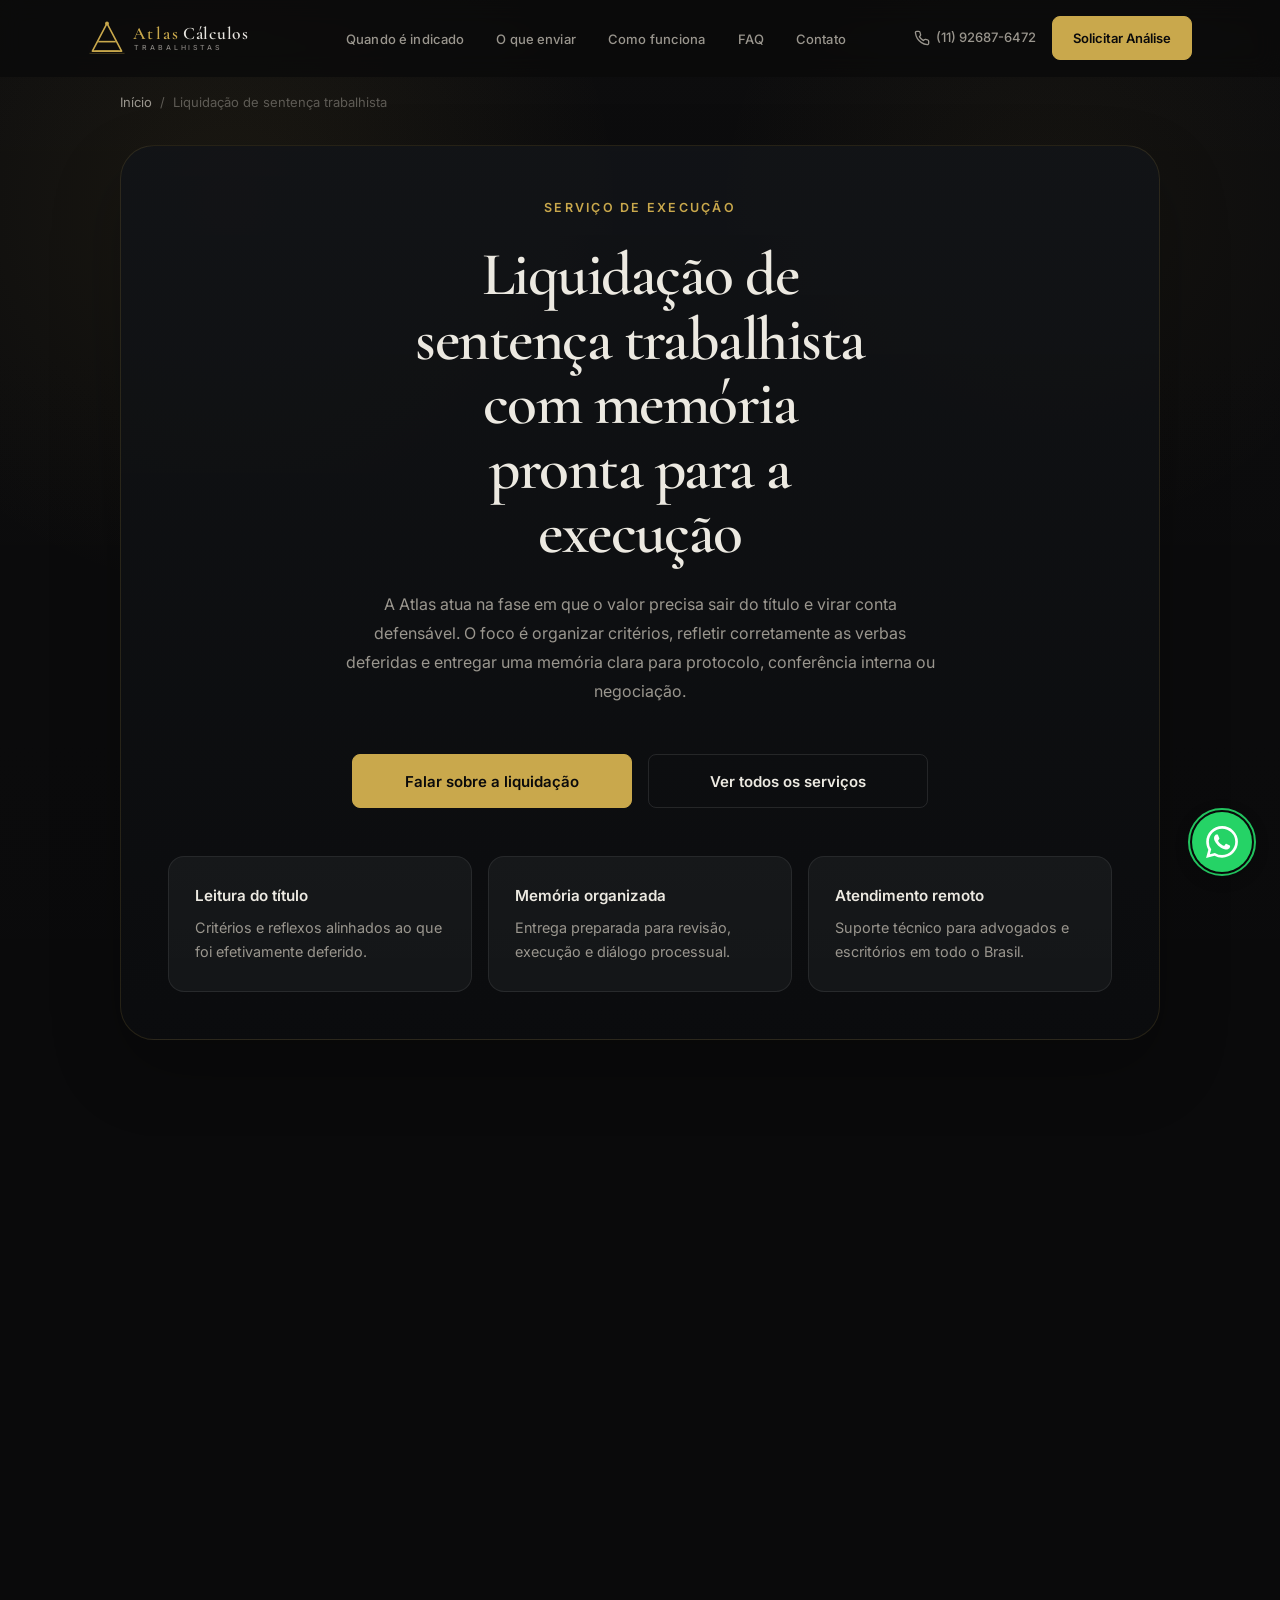
<file: liquidacao-de-sentenca/index.html>
<!DOCTYPE html>
<html lang="pt-BR">
<head>
  <!-- Google tag (gtag.js) -->
  <script async src="https://www.googletagmanager.com/gtag/js?id=G-YRRCG4PG8Q"></script>
  <script>
    window.dataLayer = window.dataLayer || [];
    function gtag(){dataLayer.push(arguments);}
    gtag('js', new Date());
    gtag('config', 'G-YRRCG4PG8Q');
  </script>
  <meta charset="UTF-8">
  <meta name="viewport" content="width=device-width, initial-scale=1.0">
  <title>Liquidação de Sentença Trabalhista | Atlas Cálculos</title>
  <meta name="description" content="Liquidação de sentença trabalhista com memória de cálculo organizada, critérios alinhados ao título e entrega pronta para a execução. Atendimento remoto para advogados.">
  <meta name="robots" content="index, follow">
  <link rel="canonical" href="https://atlascalculos.com.br/liquidacao-de-sentenca/">
  <meta property="og:title" content="Liquidação de Sentença Trabalhista | Atlas Cálculos">
  <meta property="og:description" content="Liquidação de sentença trabalhista com memória pronta para a execução, critérios coerentes com o título e suporte técnico para advogados.">
  <meta property="og:type" content="website">
  <meta property="og:url" content="https://atlascalculos.com.br/liquidacao-de-sentenca/">
  <meta property="og:site_name" content="Atlas Cálculos Trabalhistas">
  <meta property="og:locale" content="pt_BR">
  <meta property="og:image" content="https://atlascalculos.com.br/og-image.jpg">
  <meta property="og:image:alt" content="Identidade visual da Atlas Cálculos Trabalhistas">
  <meta name="twitter:card" content="summary_large_image">
  <meta name="twitter:title" content="Liquidação de Sentença Trabalhista | Atlas Cálculos">
  <meta name="twitter:description" content="Cálculos de liquidação com memória organizada, alinhamento ao título executivo e suporte técnico remoto para advogados.">
  <meta name="twitter:image" content="https://atlascalculos.com.br/og-image.jpg">
  <meta name="theme-color" content="#0a0a0b">
  <link rel="icon" href="/favicon.ico" sizes="any">
  <link rel="icon" type="image/svg+xml" href="/favicon.svg">
  <link rel="icon" type="image/png" sizes="32x32" href="/favicon-32x32.png">
  <link rel="icon" type="image/png" sizes="16x16" href="/favicon-16x16.png">
  <link rel="icon" type="image/png" sizes="192x192" href="/icon-192.png">
  <link rel="apple-touch-icon" sizes="180x180" href="/apple-touch-icon.png">
  <link rel="manifest" href="/site.webmanifest">
  <link rel="preconnect" href="https://fonts.googleapis.com">
  <link rel="preconnect" href="https://fonts.gstatic.com" crossorigin>
  <link href="https://fonts.googleapis.com/css2?family=Cormorant+Garamond:ital,wght@0,400;0,500;0,600;0,700;1,400&family=Inter:wght@300;400;500;600;700&display=swap" rel="stylesheet">
  <link rel="stylesheet" href="/css/styles.css">
  <script type="application/ld+json">
  {
    "@context": "https://schema.org",
    "@graph": [
      {
        "@type": "BreadcrumbList",
        "@id": "https://atlascalculos.com.br/liquidacao-de-sentenca/#breadcrumb",
        "itemListElement": [
          {
            "@type": "ListItem",
            "position": 1,
            "name": "Início",
            "item": "https://atlascalculos.com.br/"
          },
          {
            "@type": "ListItem",
            "position": 2,
            "name": "Liquidação de sentença trabalhista",
            "item": "https://atlascalculos.com.br/liquidacao-de-sentenca/"
          }
        ]
      },
      {
        "@type": "Service",
        "@id": "https://atlascalculos.com.br/liquidacao-de-sentenca/#service",
        "name": "Liquidação de sentença trabalhista",
        "serviceType": "Liquidação de sentença trabalhista",
        "description": "Apuração técnica de valores na fase de liquidação, com memória organizada, leitura do título executivo e entrega pronta para uso processual.",
        "url": "https://atlascalculos.com.br/liquidacao-de-sentenca/",
        "provider": {
          "@type": "Organization",
          "name": "Atlas Cálculos Trabalhistas",
          "url": "https://atlascalculos.com.br/"
        },
        "areaServed": "BR",
        "audience": {
          "@type": "Audience",
          "audienceType": "Advogados e escritórios de advocacia"
        }
      },
      {
        "@type": "FAQPage",
        "@id": "https://atlascalculos.com.br/liquidacao-de-sentenca/#faq",
        "mainEntity": [
          {
            "@type": "Question",
            "name": "Vocês trabalham com liquidação no PJe-Calc?",
            "acceptedAnswer": {
              "@type": "Answer",
              "text": "Sim. A Atlas atua com liquidações trabalhistas em PJe-Calc e também com memória complementar quando o caso exige organização adicional para protocolo ou conferência."
            }
          },
          {
            "@type": "Question",
            "name": "A liquidação pode considerar pagamentos já realizados?",
            "acceptedAnswer": {
              "@type": "Answer",
              "text": "Sim. Quando existem depósitos, acordos parciais ou pagamentos comprovados, esses valores podem ser tratados na memória para apurar o saldo efetivamente remanescente."
            }
          },
          {
            "@type": "Question",
            "name": "É possível liquidar mesmo com título pouco detalhado?",
            "acceptedAnswer": {
              "@type": "Answer",
              "text": "Sim. A leitura do título e das decisões complementares faz parte da triagem. Quando há omissões ou ambiguidades, a Atlas destaca os pontos sensíveis e trabalha com a premissa tecnicamente mais defensável."
            }
          },
          {
            "@type": "Question",
            "name": "O material entregue já ajuda na manifestação processual?",
            "acceptedAnswer": {
              "@type": "Answer",
              "text": "Sim. A entrega é pensada para uso prático em execução, com memória organizada, premissas claras e base técnica que facilita revisão interna e peticionamento."
            }
          }
        ]
      }
    ]
  }
  </script>
</head>
<body class="service-page" data-whatsapp-url="https://wa.me/5511926876472?text=Ol%C3%A1%2C%20preciso%20de%20apoio%20em%20uma%20liquida%C3%A7%C3%A3o%20de%20senten%C3%A7a%20trabalhista.">
  <header class="header" id="header">
    <div class="container header__inner">
      <a href="/" class="header__logo" aria-label="Atlas Cálculos Trabalhistas - Início">
        <svg width="190" height="44" viewBox="0 0 260 52" fill="none" xmlns="http://www.w3.org/2000/svg">
          <polygon points="26,6 6,44 46,44" fill="none" stroke="#c9a84c" stroke-width="2.2" stroke-linejoin="round"/>
          <line x1="14" y1="31" x2="38" y2="31" stroke="#c9a84c" stroke-width="2.2"/>
          <circle cx="26" cy="6" r="2.6" fill="#c9a84c"/>
          <line x1="2" y1="47" x2="50" y2="47" stroke="#c9a84c" stroke-width="0.8" opacity="0.5"/>
          <line x1="10" y1="44" x2="42" y2="44" stroke="#c9a84c" stroke-width="1.6"/>
          <text x="62" y="28" font-family="'Cormorant Garamond', Georgia, serif" font-size="24" font-weight="600" fill="#c9a84c" letter-spacing="3">Atlas</text>
          <text x="130" y="28" font-family="'Cormorant Garamond', Georgia, serif" font-size="24" font-weight="600" fill="#e6e4de" letter-spacing="1">Cálculos</text>
          <text x="63" y="43" font-family="'DM Sans', 'Inter', sans-serif" font-size="9.5" font-weight="500" fill="#888480" letter-spacing="4">TRABALHISTAS</text>
        </svg>
      </a>

      <nav class="header__nav" id="nav" aria-label="Navegação da página">
        <ul class="nav__list">
          <li><a href="#quando-indicado" class="nav__link">Quando é indicado</a></li>
          <li><a href="#o-que-enviar" class="nav__link">O que enviar</a></li>
          <li><a href="#como-funciona" class="nav__link">Como funciona</a></li>
          <li><a href="#faq" class="nav__link">FAQ</a></li>
          <li><a href="#contato" class="nav__link">Contato</a></li>
        </ul>
      </nav>

      <div class="header__actions">
        <a href="tel:+5511926876472" class="header__phone" aria-label="Ligar para Atlas">
          <svg width="16" height="16" viewBox="0 0 24 24" fill="none" stroke="currentColor" stroke-width="2" stroke-linecap="round" stroke-linejoin="round"><path d="M22 16.92v3a2 2 0 0 1-2.18 2 19.79 19.79 0 0 1-8.63-3.07 19.5 19.5 0 0 1-6-6 19.79 19.79 0 0 1-3.07-8.67A2 2 0 0 1 4.11 2h3a2 2 0 0 1 2 1.72 12.84 12.84 0 0 0 .7 2.81 2 2 0 0 1-.45 2.11L8.09 9.91a16 16 0 0 0 6 6l1.27-1.27a2 2 0 0 1 2.11-.45 12.84 12.84 0 0 0 2.81.7A2 2 0 0 1 22 16.92z"/></svg>
          <span>(11) 92687-6472</span>
        </a>
        <a href="https://wa.me/5511926876472?text=Ol%C3%A1%2C%20preciso%20de%20apoio%20em%20uma%20liquida%C3%A7%C3%A3o%20de%20senten%C3%A7a%20trabalhista." class="btn btn--primary btn--sm header__cta" target="_blank" rel="noopener noreferrer">
          Solicitar Análise
        </a>
        <button class="header__menu-toggle" id="menuToggle" aria-label="Abrir menu" aria-expanded="false" aria-controls="nav">
          <span></span><span></span><span></span>
        </button>
      </div>
    </div>
  </header>

  <main>
    <section class="page-hero">
      <div class="container">
        <nav class="breadcrumbs" aria-label="Breadcrumb">
          <ol>
            <li><a href="/">Início</a></li>
            <li><span aria-current="page">Liquidação de sentença trabalhista</span></li>
          </ol>
        </nav>

        <div class="page-hero__grid">
          <div class="page-hero__content">
            <span class="page-hero__label">Serviço de execução</span>
            <h1 class="page-hero__title">Liquidação de sentença trabalhista com memória pronta para a execução</h1>
            <p class="page-hero__lead">A Atlas atua na fase em que o valor precisa sair do título e virar conta defensável. O foco é organizar critérios, refletir corretamente as verbas deferidas e entregar uma memória clara para protocolo, conferência interna ou negociação.</p>
            <div class="page-hero__actions">
              <a href="https://wa.me/5511926876472?text=Ol%C3%A1%2C%20preciso%20de%20apoio%20em%20uma%20liquida%C3%A7%C3%A3o%20de%20senten%C3%A7a%20trabalhista." class="btn btn--primary" target="_blank" rel="noopener noreferrer">Falar sobre a liquidação</a>
              <a href="/#servicos" class="btn btn--outline">Ver todos os serviços</a>
            </div>
            <div class="page-hero__highlights">
              <div class="page-highlight">
                <strong>Leitura do título</strong>
                <span>Critérios e reflexos alinhados ao que foi efetivamente deferido.</span>
              </div>
              <div class="page-highlight">
                <strong>Memória organizada</strong>
                <span>Entrega preparada para revisão, execução e diálogo processual.</span>
              </div>
              <div class="page-highlight">
                <strong>Atendimento remoto</strong>
                <span>Suporte técnico para advogados e escritórios em todo o Brasil.</span>
              </div>
            </div>
          </div>

        </div>
      </div>
    </section>

    <section class="page-section" id="quando-indicado">
      <div class="container">
        <div class="section-header" data-animate>
          <span class="section-header__label">Quando esse serviço é indicado</span>
          <h2 class="section-header__title">Para transformar o título judicial em conta utilizável</h2>
          <p class="section-header__lead">A liquidação faz sentido quando o advogado precisa sair da discussão abstrata e trabalhar com valores tecnicamente sustentáveis.</p>
        </div>

        <div class="page-grid">
          <article class="page-card" data-animate>
            <h3>Após sentença, acórdão ou decisão que fixa critérios</h3>
            <p>Quando a fase de conhecimento já delimitou verbas, bases e reflexos, a liquidação organiza esses comandos e converte o título em valor apurado com coerência técnica.</p>
          </article>
          <article class="page-card" data-animate>
            <h3>Antes de protocolar cálculos na execução</h3>
            <p>Se a intenção é apresentar conta inicial, atualizar valores ou preparar manifestação na execução, a memória precisa estar consistente para não fragilizar a atuação processual.</p>
          </article>
          <article class="page-card" data-animate>
            <h3>Quando existem pagamentos, depósitos ou abatimentos</h3>
            <p>Casos com valores já quitados, depósitos recursais ou acordos parciais exigem apuração cuidadosa para chegar ao saldo remanescente de forma precisa.</p>
          </article>
          <article class="page-card page-card--accent" data-animate>
            <h3>Em negociações que dependem de número confiável</h3>
            <p>Uma liquidação bem estruturada ajuda o advogado a negociar com mais segurança, porque o valor de referência nasce de critérios claros e verificáveis.</p>
          </article>
        </div>
      </div>
    </section>

    <section class="page-section page-section--alt" id="o-que-enviar">
      <div class="container">
        <div class="section-header" data-animate>
          <span class="section-header__label">O que enviar</span>
          <h2 class="section-header__title">Documentos que aceleram a triagem da liquidação</h2>
          <p class="section-header__lead">Nem sempre o material chega completo logo no início. Ainda assim, alguns arquivos encurtam bastante o caminho entre a análise e a entrega.</p>
        </div>

        <div class="page-checklist">
          <div class="checklist-panel" data-animate>
            <h3>Material prioritário</h3>
            <ul>
              <li>Sentença, acórdão e decisões que complementam critérios de cálculo.</li>
              <li>Petições ou manifestações relevantes da fase de execução, se já existirem.</li>
              <li>Documentos funcionais usados como base da apuração, como fichas financeiras, controles de jornada, TRCT ou recibos.</li>
              <li>Arquivos de cálculo anteriores, inclusive PJe-Calc, planilhas ou PDFs, quando houver versões já produzidas.</li>
              <li>Informação objetiva sobre prazo, objetivo da entrega e existência de pagamentos já realizados.</li>
            </ul>
          </div>

          <aside class="page-card page-card--accent" data-animate>
            <h3>Se algo ainda não estiver organizado</h3>
            <p>A triagem também serve para isso. A Atlas indica o que falta, separa o que é indispensável do que é complementar e orienta o melhor formato para envio conforme a urgência do caso.</p>
          </aside>
        </div>
      </div>
    </section>

    <section class="process" id="como-funciona">
      <div class="container">
        <div class="section-header" data-animate>
          <span class="section-header__label">Como funciona a entrega</span>
          <h2 class="section-header__title">Três etapas para entregar uma liquidação utilizável</h2>
          <p class="section-header__lead">O trabalho começa pela leitura do caso e termina com um material que faça sentido dentro da estratégia processual.</p>
        </div>

        <div class="process__grid">
          <div class="process-step" data-animate>
            <span class="process-step__number">01</span>
            <div class="process-step__content">
              <h3 class="process-step__title">Leitura técnica do título</h3>
              <p class="process-step__text">A sentença e as decisões posteriores são analisadas para identificar rubricas, critérios de incidência, reflexos, juros, atualização e eventuais pontos sensíveis da fase de execução.</p>
            </div>
          </div>
          <div class="process-step__connector" aria-hidden="true"></div>
          <div class="process-step" data-animate>
            <span class="process-step__number">02</span>
            <div class="process-step__content">
              <h3 class="process-step__title">Apuração conforme a necessidade do caso</h3>
              <p class="process-step__text">A conta é desenvolvida com foco na finalidade prática: protocolar, revisar internamente, sustentar um acordo ou confrontar a etapa seguinte da execução.</p>
            </div>
          </div>
          <div class="process-step__connector" aria-hidden="true"></div>
          <div class="process-step" data-animate>
            <span class="process-step__number">03</span>
            <div class="process-step__content">
              <h3 class="process-step__title">Entrega com memória clara</h3>
              <p class="process-step__text">O material final é enviado com organização suficiente para leitura rápida, revisão jurídica e uso processual sem depender de uma explicação paralela longa.</p>
            </div>
          </div>
        </div>

        <div class="page-deliverables">
          <article class="deliverable-card" data-animate>
            <h3>Premissas identificadas</h3>
            <p>Os critérios usados na conta ficam claros para que o advogado saiba exatamente como cada rubrica foi tratada.</p>
          </article>
          <article class="deliverable-card" data-animate>
            <h3>Memória que facilita revisão</h3>
            <p>O objetivo não é só chegar ao número final, mas permitir conferência e aproveitamento prático do cálculo dentro do processo.</p>
          </article>
          <article class="deliverable-card" data-animate>
            <h3>Base para próximos movimentos</h3>
            <p>A entrega serve tanto para execução direta quanto para revisões, abatimentos, atualização de saldo e negociações subsequentes.</p>
          </article>
        </div>
      </div>
    </section>

    <section class="page-section" id="faq">
      <div class="container">
        <div class="section-header" data-animate>
          <span class="section-header__label">FAQ</span>
          <h2 class="section-header__title">Dúvidas comuns sobre liquidação de sentença</h2>
          <p class="section-header__lead">Perguntas frequentes de advogados que precisam estruturar a fase de execução com mais segurança.</p>
        </div>

        <div class="faq-simple__list" data-animate>
          <details class="faq__item">
            <summary class="faq__question">
              <span>Vocês trabalham com liquidação no PJe-Calc?</span>
              <svg class="faq__chevron" width="20" height="20" viewBox="0 0 24 24" fill="none" stroke="currentColor" stroke-width="2" stroke-linecap="round" stroke-linejoin="round"><polyline points="6 9 12 15 18 9"/></svg>
            </summary>
            <div class="faq__answer">
              <p>Sim. A Atlas atua com liquidações trabalhistas em PJe-Calc e também com memória complementar quando o caso exige organização adicional para protocolo ou conferência.</p>
            </div>
          </details>

          <details class="faq__item">
            <summary class="faq__question">
              <span>A liquidação pode considerar pagamentos já realizados?</span>
              <svg class="faq__chevron" width="20" height="20" viewBox="0 0 24 24" fill="none" stroke="currentColor" stroke-width="2" stroke-linecap="round" stroke-linejoin="round"><polyline points="6 9 12 15 18 9"/></svg>
            </summary>
            <div class="faq__answer">
              <p>Sim. Depósitos, acordos parciais e pagamentos comprovados podem entrar na memória para chegar ao saldo realmente devido na execução.</p>
            </div>
          </details>

          <details class="faq__item">
            <summary class="faq__question">
              <span>É possível liquidar mesmo com título pouco detalhado?</span>
              <svg class="faq__chevron" width="20" height="20" viewBox="0 0 24 24" fill="none" stroke="currentColor" stroke-width="2" stroke-linecap="round" stroke-linejoin="round"><polyline points="6 9 12 15 18 9"/></svg>
            </summary>
            <div class="faq__answer">
              <p>Sim. A leitura do título e das decisões complementares faz parte da triagem. Quando há omissões relevantes, os pontos de risco são destacados para orientar a estratégia do caso.</p>
            </div>
          </details>

          <details class="faq__item">
            <summary class="faq__question">
              <span>O material entregue já ajuda na manifestação processual?</span>
              <svg class="faq__chevron" width="20" height="20" viewBox="0 0 24 24" fill="none" stroke="currentColor" stroke-width="2" stroke-linecap="round" stroke-linejoin="round"><polyline points="6 9 12 15 18 9"/></svg>
            </summary>
            <div class="faq__answer">
              <p>Sim. A memória é pensada para facilitar revisão, conferência interna e aproveitamento prático na execução. Se a necessidade for revisar uma conta já pronta, vale conhecer também a página de <a href="/revisao-de-calculos/">revisão de cálculos trabalhistas</a>.</p>
            </div>
          </details>
        </div>
      </div>
    </section>

    <section class="page-section page-section--alt">
      <div class="container">
        <div class="section-header" data-animate>
          <span class="section-header__label">Links internos</span>
          <h2 class="section-header__title">Serviços relacionados à liquidação</h2>
          <p class="section-header__lead">Dependendo da fase do processo, a liquidação pode ser acompanhada por revisão, impugnação ou apoio recorrente ao escritório.</p>
        </div>

        <div class="service-links">
          <a href="/impugnacao-de-calculos/" class="service-link-card" data-animate>
            <span>Execução</span>
            <strong>Impugnação de cálculos trabalhistas</strong>
          </a>
          <a href="/revisao-de-calculos/" class="service-link-card" data-animate>
            <span>Conferência técnica</span>
            <strong>Revisão de cálculos trabalhistas</strong>
          </a>
          <a href="/calculos-para-advogados/" class="service-link-card" data-animate>
            <span>Operação recorrente</span>
            <strong>Cálculos trabalhistas para advogados</strong>
          </a>
        </div>
      </div>
    </section>

    <section class="cta-band" id="contato" aria-label="Chamada para ação da liquidação">
      <div class="container">
        <div class="cta-band__inner" data-animate>
          <h2 class="cta-band__title">Precisa liquidar a sentença com clareza e prazo alinhado?</h2>
          <p class="cta-band__text">Envie o caso por WhatsApp e receba um enquadramento técnico para a fase de execução, inclusive quando houver depósitos, abatimentos ou urgência processual.</p>
          <div class="cta-band__actions">
            <a href="https://wa.me/5511926876472?text=Ol%C3%A1%2C%20preciso%20de%20apoio%20em%20uma%20liquida%C3%A7%C3%A3o%20de%20senten%C3%A7a%20trabalhista." class="btn btn--primary btn--lg" target="_blank" rel="noopener noreferrer">Solicitar análise da liquidação</a>
            <a href="mailto:contato@atlascalculos.com.br" class="btn btn--outline btn--lg">Enviar por e-mail</a>
          </div>
        </div>
      </div>
    </section>
  </main>

  <footer class="footer">
    <div class="container">
      <div class="footer__inner">
        <div class="footer__brand">
          <a href="/" class="footer__logo" aria-label="Atlas Cálculos Trabalhistas">
            <svg width="160" height="38" viewBox="0 0 260 52" fill="none" xmlns="http://www.w3.org/2000/svg">
              <polygon points="26,6 6,44 46,44" fill="none" stroke="#c9a84c" stroke-width="1.8" stroke-linejoin="round"/>
              <line x1="14" y1="31" x2="38" y2="31" stroke="#c9a84c" stroke-width="1.8"/>
              <circle cx="26" cy="6" r="2.2" fill="#c9a84c"/>
              <line x1="2" y1="47" x2="50" y2="47" stroke="#c9a84c" stroke-width="0.6" opacity="0.4"/>
              <line x1="10" y1="44" x2="42" y2="44" stroke="#c9a84c" stroke-width="1.4"/>
              <text x="62" y="28" font-family="'Cormorant Garamond', Georgia, serif" font-size="24" font-weight="600" fill="#c9a84c" letter-spacing="3">Atlas</text>
              <text x="130" y="28" font-family="'Cormorant Garamond', Georgia, serif" font-size="24" font-weight="500" fill="#e6e4de" letter-spacing="1">Cálculos</text>
              <text x="63" y="43" font-family="'DM Sans', 'Inter', sans-serif" font-size="9" font-weight="400" fill="#555250" letter-spacing="4">TRABALHISTAS</text>
            </svg>
          </a>
          <p class="footer__location">Base em São Paulo · Atendimento nacional remoto para advogados e escritórios</p>
        </div>

        <nav class="footer__nav" aria-label="Links do rodapé">
          <div class="footer__col">
            <p class="footer__heading">Nesta página</p>
            <ul>
              <li><a href="#quando-indicado">Quando é indicado</a></li>
              <li><a href="#o-que-enviar">O que enviar</a></li>
              <li><a href="#como-funciona">Como funciona</a></li>
              <li><a href="#faq">FAQ</a></li>
              <li><a href="#contato">Contato</a></li>
            </ul>
          </div>
          <div class="footer__col">
            <p class="footer__heading">Serviços</p>
            <ul>
              <li><a href="/calculos-iniciais/">Cálculos iniciais</a></li>
              <li><a href="/liquidacao-de-sentenca/">Liquidação de sentença</a></li>
              <li><a href="/impugnacao-de-calculos/">Impugnação de cálculos</a></li>
              <li><a href="/calculos-de-contingencia/">Contingência trabalhista</a></li>
              <li><a href="/revisao-de-calculos/">Revisão de cálculos</a></li>
              <li><a href="/calculos-para-advogados/">Cálculos para advogados</a></li>
            </ul>
          </div>
          <div class="footer__col">
            <p class="footer__heading">Contato</p>
            <ul>
              <li><a href="https://wa.me/5511926876472?text=Ol%C3%A1%2C%20preciso%20de%20apoio%20em%20uma%20liquida%C3%A7%C3%A3o%20de%20senten%C3%A7a%20trabalhista." target="_blank" rel="noopener noreferrer">WhatsApp: (11) 92687-6472</a></li>
              <li><a href="mailto:contato@atlascalculos.com.br">contato@atlascalculos.com.br</a></li>
              <li><a href="/politica-de-privacidade/">Política de Privacidade</a></li>
            </ul>
          </div>
        </nav>
      </div>

      <div class="footer__bottom">
        <div class="footer__social">
          <a href="https://instagram.com/atlascalculos" target="_blank" rel="noopener noreferrer" aria-label="Instagram da Atlas Cálculos">
            <svg width="18" height="18" viewBox="0 0 24 24" fill="none" stroke="currentColor" stroke-width="1.5" stroke-linecap="round" stroke-linejoin="round"><rect x="2" y="2" width="20" height="20" rx="5" ry="5"/><path d="M16 11.37A4 4 0 1 1 12.63 8 4 4 0 0 1 16 11.37z"/><line x1="17.5" y1="6.5" x2="17.51" y2="6.5"/></svg>
          </a>
          <a href="https://linkedin.com/company/112794314" target="_blank" rel="noopener noreferrer" aria-label="LinkedIn da Atlas Cálculos">
            <svg width="18" height="18" viewBox="0 0 24 24" fill="none" stroke="currentColor" stroke-width="1.5" stroke-linecap="round" stroke-linejoin="round"><path d="M16 8a6 6 0 0 1 6 6v7h-4v-7a2 2 0 0 0-2-2 2 2 0 0 0-2 2v7h-4v-7a6 6 0 0 1 6-6z"/><rect x="2" y="9" width="4" height="12"/><circle cx="4" cy="4" r="2"/></svg>
          </a>
        </div>
        <div class="footer__legal">
          <a href="/">Voltar para a home</a>
          <span>&copy; 2026 Atlas Cálculos Trabalhistas</span>
        </div>
      </div>
    </div>
  </footer>

<script src="/js/tracking-config.js"></script>
<script src="/js/analytics.js"></script>
<script src="/js/main.js"></script>
</body>
</html>
</file>
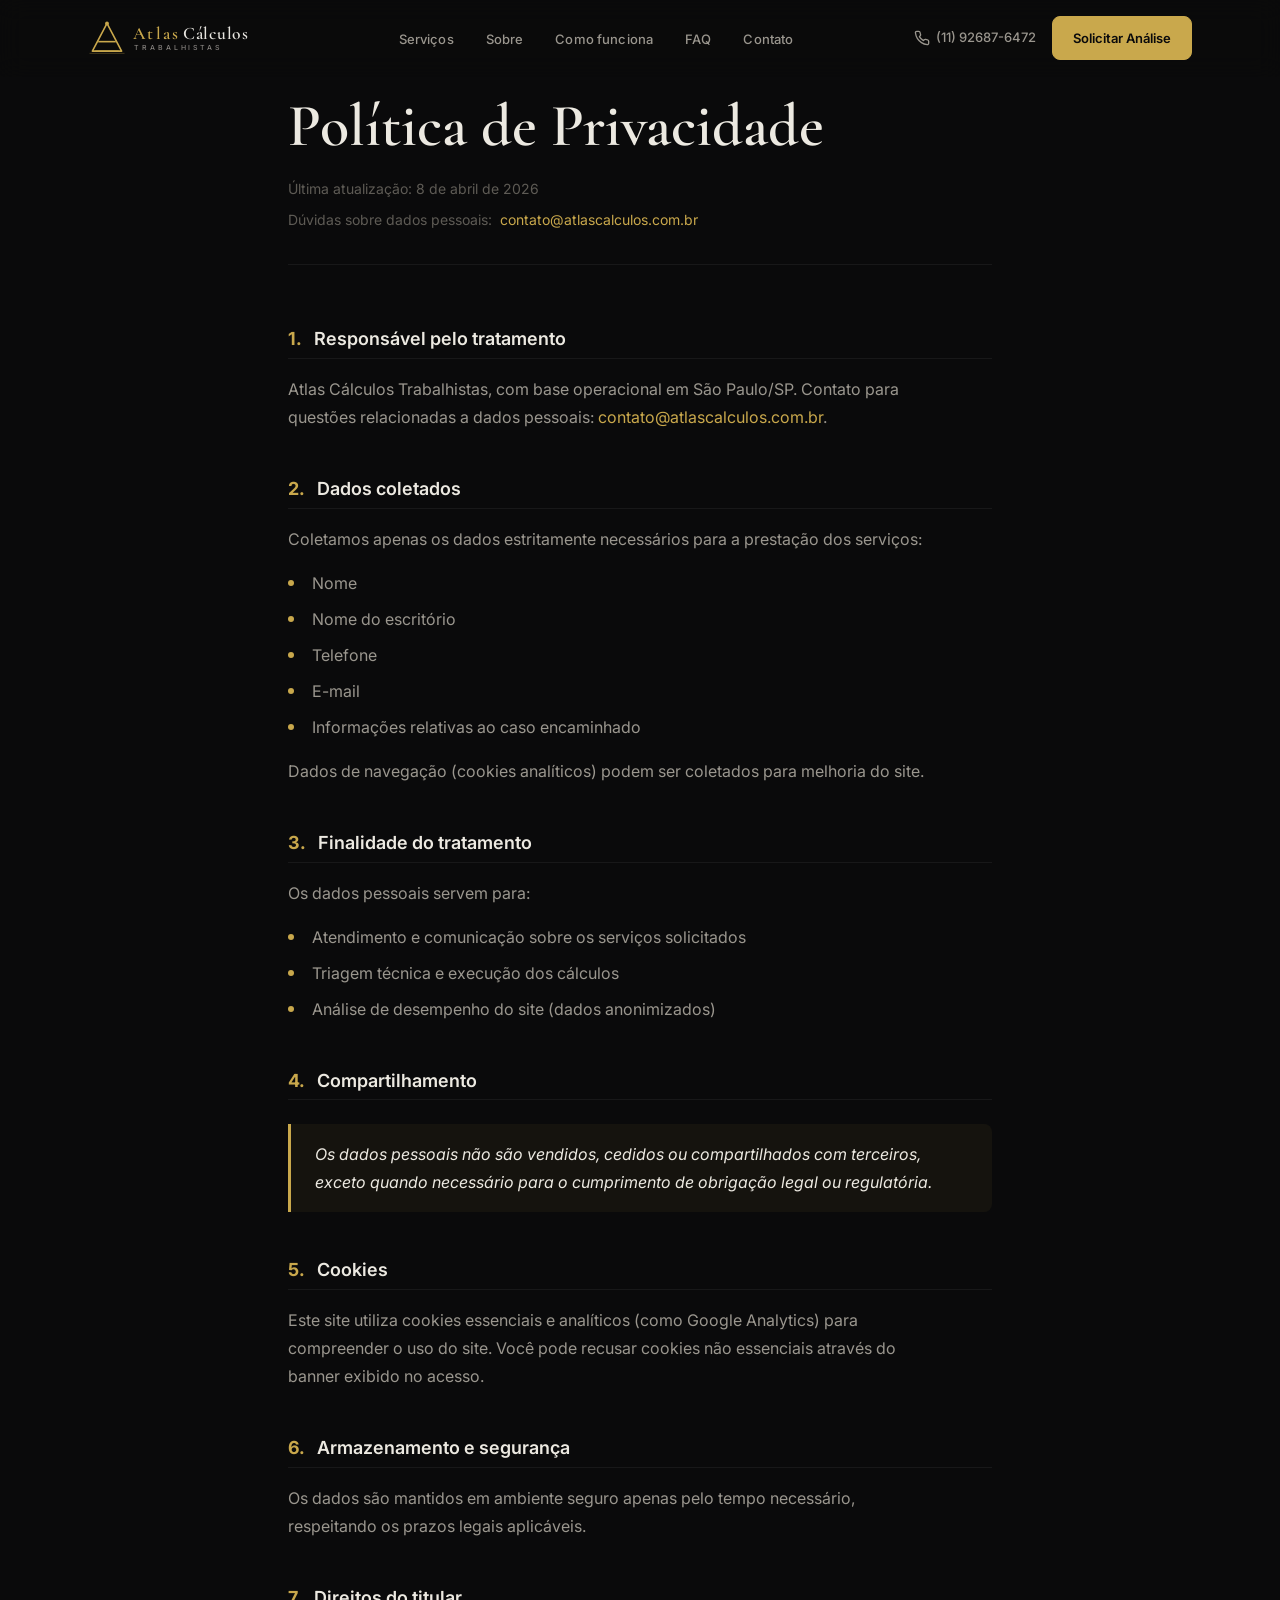
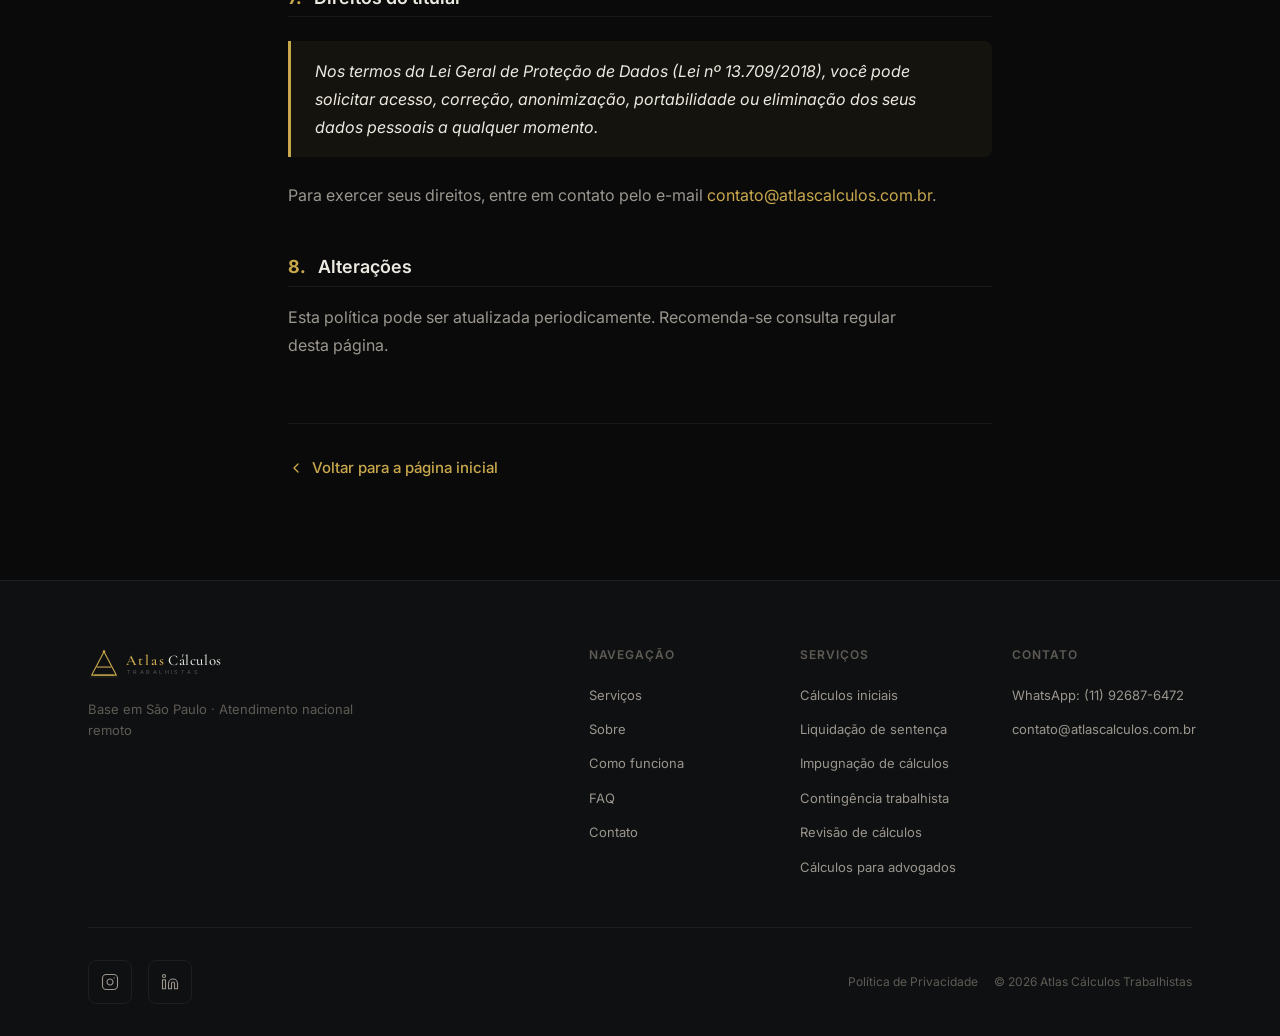
<file: politica-de-privacidade/index.html>
<!DOCTYPE html>
<html lang="pt-BR">
<head>
  <!-- Google tag (gtag.js) -->
  <script async src="https://www.googletagmanager.com/gtag/js?id=G-YRRCG4PG8Q"></script>
  <script>
    window.dataLayer = window.dataLayer || [];
    function gtag(){dataLayer.push(arguments);}
    gtag('js', new Date());
    gtag('config', 'G-YRRCG4PG8Q');
  </script>
  <meta charset="UTF-8">
  <meta name="viewport" content="width=device-width, initial-scale=1.0">
  <title>Política de Privacidade | Atlas Cálculos Trabalhistas</title>
  <meta name="description" content="Política de privacidade da Atlas Cálculos Trabalhistas. Saiba como tratamos seus dados pessoais conforme a LGPD.">
  <meta name="robots" content="index, follow">
  <link rel="canonical" href="https://atlascalculos.com.br/politica-de-privacidade/">
  <meta property="og:title" content="Política de Privacidade | Atlas Cálculos Trabalhistas">
  <meta property="og:description" content="Saiba como a Atlas Cálculos Trabalhistas trata dados pessoais e informações recebidas pelo site.">
  <meta property="og:type" content="website">
  <meta property="og:url" content="https://atlascalculos.com.br/politica-de-privacidade/">
  <meta property="og:site_name" content="Atlas Cálculos Trabalhistas">
  <meta property="og:image" content="https://atlascalculos.com.br/og-image.jpg">
  <meta property="og:image:alt" content="Identidade visual da Atlas Cálculos Trabalhistas">
  <meta name="twitter:card" content="summary_large_image">
  <meta name="twitter:title" content="Política de Privacidade | Atlas Cálculos Trabalhistas">
  <meta name="twitter:description" content="Informações sobre o tratamento de dados pessoais no site da Atlas Cálculos Trabalhistas.">
  <meta name="twitter:image" content="https://atlascalculos.com.br/og-image.jpg">
  <meta name="theme-color" content="#0a0a0b">
  <link rel="icon" href="/favicon.ico" sizes="any">
  <link rel="icon" type="image/svg+xml" href="/favicon.svg">
  <link rel="icon" type="image/png" sizes="32x32" href="/favicon-32x32.png">
  <link rel="icon" type="image/png" sizes="16x16" href="/favicon-16x16.png">
  <link rel="icon" type="image/png" sizes="192x192" href="/icon-192.png">
  <link rel="apple-touch-icon" sizes="180x180" href="/apple-touch-icon.png">
  <link rel="manifest" href="/site.webmanifest">
  <link rel="preconnect" href="https://fonts.googleapis.com">
  <link rel="preconnect" href="https://fonts.gstatic.com" crossorigin>
  <link href="https://fonts.googleapis.com/css2?family=Cormorant+Garamond:ital,wght@0,400;0,500;0,600;0,700;1,400&family=Inter:wght@300;400;500;600;700&display=swap" rel="stylesheet">
  <link rel="stylesheet" href="/css/styles.css">
</head>
<body data-whatsapp-url="https://wa.me/5511926876472?text=Ol%C3%A1%2C%20gostaria%20de%20solicitar%20uma%20an%C3%A1lise%20t%C3%A9cnica.">

  <!-- ========== HEADER ========== -->
  <header class="header" id="header">
    <div class="container header__inner">
      <a href="/" class="header__logo" aria-label="Atlas Cálculos Trabalhistas - Início">
        <svg width="190" height="44" viewBox="0 0 260 52" fill="none" xmlns="http://www.w3.org/2000/svg">
          <polygon points="26,6 6,44 46,44" fill="none" stroke="#c9a84c" stroke-width="2.2" stroke-linejoin="round"/>
          <line x1="14" y1="31" x2="38" y2="31" stroke="#c9a84c" stroke-width="2.2"/>
          <circle cx="26" cy="6" r="2.6" fill="#c9a84c"/>
          <line x1="2" y1="47" x2="50" y2="47" stroke="#c9a84c" stroke-width="0.8" opacity="0.5"/>
          <line x1="10" y1="44" x2="42" y2="44" stroke="#c9a84c" stroke-width="1.6"/>
          <text x="62" y="28" font-family="'Cormorant Garamond', Georgia, serif" font-size="24" font-weight="600" fill="#c9a84c" letter-spacing="3">Atlas</text>
          <text x="130" y="28" font-family="'Cormorant Garamond', Georgia, serif" font-size="24" font-weight="600" fill="#e6e4de" letter-spacing="1">Cálculos</text>
          <text x="63" y="43" font-family="'DM Sans', 'Inter', sans-serif" font-size="9.5" font-weight="500" fill="#888480" letter-spacing="4">TRABALHISTAS</text>
        </svg>
      </a>

      <nav class="header__nav" id="nav" aria-label="Navegação principal">
        <ul class="nav__list">
          <li><a href="/#servicos" class="nav__link">Serviços</a></li>
          <li><a href="/#sobre" class="nav__link">Sobre</a></li>
          <li><a href="/#como-funciona" class="nav__link">Como funciona</a></li>
          <li><a href="/#faq" class="nav__link">FAQ</a></li>
          <li><a href="/#contato" class="nav__link">Contato</a></li>
        </ul>
      </nav>

      <div class="header__actions">
        <a href="tel:+5511926876472" class="header__phone" aria-label="Ligar para Atlas">
          <svg width="16" height="16" viewBox="0 0 24 24" fill="none" stroke="currentColor" stroke-width="2" stroke-linecap="round" stroke-linejoin="round"><path d="M22 16.92v3a2 2 0 0 1-2.18 2 19.79 19.79 0 0 1-8.63-3.07 19.5 19.5 0 0 1-6-6 19.79 19.79 0 0 1-3.07-8.67A2 2 0 0 1 4.11 2h3a2 2 0 0 1 2 1.72 12.84 12.84 0 0 0 .7 2.81 2 2 0 0 1-.45 2.11L8.09 9.91a16 16 0 0 0 6 6l1.27-1.27a2 2 0 0 1 2.11-.45 12.84 12.84 0 0 0 2.81.7A2 2 0 0 1 22 16.92z"/></svg>
          <span>(11) 92687-6472</span>
        </a>
        <a href="https://wa.me/5511926876472?text=Ol%C3%A1%2C%20gostaria%20de%20solicitar%20uma%20an%C3%A1lise%20t%C3%A9cnica." class="btn btn--primary btn--sm header__cta" target="_blank" rel="noopener noreferrer">
          Solicitar Análise
        </a>
        <button class="header__menu-toggle" id="menuToggle" aria-label="Abrir menu" aria-expanded="false" aria-controls="nav">
          <span></span><span></span><span></span>
        </button>
      </div>
    </div>
  </header>

  <main>
    <section class="legal-page">
      <div class="container">

        <!-- Header da página legal -->
        <div class="legal-header">
          <h1 class="legal-header__title">Política de Privacidade</h1>
          <p class="legal-header__updated">Última atualização: 8 de abril de 2026</p>
          <p class="legal-header__contact">
            Dúvidas sobre dados pessoais: <a href="mailto:contato@atlascalculos.com.br">contato@atlascalculos.com.br</a>
          </p>
        </div>

        <!-- Conteúdo legal -->
        <div class="legal-content">

          <div class="legal-section">
            <h2 class="legal-section__title">
              <span class="legal-number">1.</span> Responsável pelo tratamento
            </h2>
            <p>Atlas Cálculos Trabalhistas, com base operacional em São Paulo/SP. Contato para questões relacionadas a dados pessoais: <a href="mailto:contato@atlascalculos.com.br">contato@atlascalculos.com.br</a>.</p>
          </div>

          <div class="legal-section">
            <h2 class="legal-section__title">
              <span class="legal-number">2.</span> Dados coletados
            </h2>
            <p>Coletamos apenas os dados estritamente necessários para a prestação dos serviços:</p>
            <ul>
              <li>Nome</li>
              <li>Nome do escritório</li>
              <li>Telefone</li>
              <li>E-mail</li>
              <li>Informações relativas ao caso encaminhado</li>
            </ul>
            <p>Dados de navegação (cookies analíticos) podem ser coletados para melhoria do site.</p>
          </div>

          <div class="legal-section">
            <h2 class="legal-section__title">
              <span class="legal-number">3.</span> Finalidade do tratamento
            </h2>
            <p>Os dados pessoais servem para:</p>
            <ul>
              <li>Atendimento e comunicação sobre os serviços solicitados</li>
              <li>Triagem técnica e execução dos cálculos</li>
              <li>Análise de desempenho do site (dados anonimizados)</li>
            </ul>
          </div>

          <div class="legal-section">
            <h2 class="legal-section__title">
              <span class="legal-number">4.</span> Compartilhamento
            </h2>
            <blockquote>
              <p>Os dados pessoais não são vendidos, cedidos ou compartilhados com terceiros, exceto quando necessário para o cumprimento de obrigação legal ou regulatória.</p>
            </blockquote>
          </div>

          <div class="legal-section">
            <h2 class="legal-section__title">
              <span class="legal-number">5.</span> Cookies
            </h2>
            <p>Este site utiliza cookies essenciais e analíticos (como Google Analytics) para compreender o uso do site. Você pode recusar cookies não essenciais através do banner exibido no acesso.</p>
          </div>

          <div class="legal-section">
            <h2 class="legal-section__title">
              <span class="legal-number">6.</span> Armazenamento e segurança
            </h2>
            <p>Os dados são mantidos em ambiente seguro apenas pelo tempo necessário, respeitando os prazos legais aplicáveis.</p>
          </div>

          <div class="legal-section">
            <h2 class="legal-section__title">
              <span class="legal-number">7.</span> Direitos do titular
            </h2>
            <blockquote>
              <p>Nos termos da Lei Geral de Proteção de Dados (Lei nº 13.709/2018), você pode solicitar acesso, correção, anonimização, portabilidade ou eliminação dos seus dados pessoais a qualquer momento.</p>
            </blockquote>
            <p>Para exercer seus direitos, entre em contato pelo e-mail <a href="mailto:contato@atlascalculos.com.br">contato@atlascalculos.com.br</a>.</p>
          </div>

          <div class="legal-section">
            <h2 class="legal-section__title">
              <span class="legal-number">8.</span> Alterações
            </h2>
            <p>Esta política pode ser atualizada periodicamente. Recomenda-se consulta regular desta página.</p>
          </div>

        </div>

        <!-- Voltar -->
        <div class="legal-back">
          <a href="/">
            <svg width="16" height="16" viewBox="0 0 24 24" fill="none" stroke="currentColor" stroke-width="2" stroke-linecap="round" stroke-linejoin="round"><polyline points="15 18 9 12 15 6"/></svg>
            Voltar para a página inicial
          </a>
        </div>

      </div>
    </section>
  </main>

  <!-- ========== FOOTER ========== -->
  <footer class="footer">
    <div class="container">
      <div class="footer__inner">
        <div class="footer__brand">
          <a href="/" class="footer__logo" aria-label="Atlas Cálculos Trabalhistas">
            <svg width="160" height="38" viewBox="0 0 260 52" fill="none" xmlns="http://www.w3.org/2000/svg">
              <polygon points="26,6 6,44 46,44" fill="none" stroke="#c9a84c" stroke-width="1.8" stroke-linejoin="round"/>
              <line x1="14" y1="31" x2="38" y2="31" stroke="#c9a84c" stroke-width="1.8"/>
              <circle cx="26" cy="6" r="2.2" fill="#c9a84c"/>
              <line x1="2" y1="47" x2="50" y2="47" stroke="#c9a84c" stroke-width="0.6" opacity="0.4"/>
              <line x1="10" y1="44" x2="42" y2="44" stroke="#c9a84c" stroke-width="1.4"/>
              <text x="62" y="28" font-family="'Cormorant Garamond', Georgia, serif" font-size="24" font-weight="600" fill="#c9a84c" letter-spacing="3">Atlas</text>
              <text x="130" y="28" font-family="'Cormorant Garamond', Georgia, serif" font-size="24" font-weight="500" fill="#e6e4de" letter-spacing="1">Cálculos</text>
              <text x="63" y="43" font-family="'DM Sans', 'Inter', sans-serif" font-size="9" font-weight="400" fill="#555250" letter-spacing="4">TRABALHISTAS</text>
            </svg>
          </a>
          <p class="footer__location">Base em São Paulo &middot; Atendimento nacional remoto</p>
        </div>

        <nav class="footer__nav" aria-label="Links do rodapé">
          <div class="footer__col">
            <p class="footer__heading">Navegação</p>
            <ul>
              <li><a href="/#servicos">Serviços</a></li>
              <li><a href="/#sobre">Sobre</a></li>
              <li><a href="/#como-funciona">Como funciona</a></li>
              <li><a href="/#faq">FAQ</a></li>
              <li><a href="/#contato">Contato</a></li>
            </ul>
          </div>
          <div class="footer__col">
            <p class="footer__heading">Serviços</p>
            <ul>
              <li><a href="/calculos-iniciais/">Cálculos iniciais</a></li>
              <li><a href="/liquidacao-de-sentenca/">Liquidação de sentença</a></li>
              <li><a href="/impugnacao-de-calculos/">Impugnação de cálculos</a></li>
              <li><a href="/calculos-de-contingencia/">Contingência trabalhista</a></li>
              <li><a href="/revisao-de-calculos/">Revisão de cálculos</a></li>
              <li><a href="/calculos-para-advogados/">Cálculos para advogados</a></li>
            </ul>
          </div>
          <div class="footer__col">
            <p class="footer__heading">Contato</p>
            <ul>
              <li><a href="https://wa.me/5511926876472?text=Ol%C3%A1%2C%20gostaria%20de%20solicitar%20uma%20an%C3%A1lise%20t%C3%A9cnica." target="_blank" rel="noopener noreferrer">WhatsApp: (11) 92687-6472</a></li>
              <li><a href="mailto:contato@atlascalculos.com.br">contato@atlascalculos.com.br</a></li>
            </ul>
          </div>
        </nav>
      </div>

      <div class="footer__bottom">
        <div class="footer__social">
          <a href="https://instagram.com/atlascalculos" target="_blank" rel="noopener noreferrer" aria-label="Instagram da Atlas Cálculos">
            <svg width="18" height="18" viewBox="0 0 24 24" fill="none" stroke="currentColor" stroke-width="1.5" stroke-linecap="round" stroke-linejoin="round"><rect x="2" y="2" width="20" height="20" rx="5" ry="5"/><path d="M16 11.37A4 4 0 1 1 12.63 8 4 4 0 0 1 16 11.37z"/><line x1="17.5" y1="6.5" x2="17.51" y2="6.5"/></svg>
          </a>
          <a href="https://linkedin.com/company/112794314" target="_blank" rel="noopener noreferrer" aria-label="LinkedIn da Atlas Cálculos">
            <svg width="18" height="18" viewBox="0 0 24 24" fill="none" stroke="currentColor" stroke-width="1.5" stroke-linecap="round" stroke-linejoin="round"><path d="M16 8a6 6 0 0 1 6 6v7h-4v-7a2 2 0 0 0-2-2 2 2 0 0 0-2 2v7h-4v-7a6 6 0 0 1 6-6z"/><rect x="2" y="9" width="4" height="12"/><circle cx="4" cy="4" r="2"/></svg>
          </a>
        </div>
        <div class="footer__legal">
          <a href="/politica-de-privacidade/">Política de Privacidade</a>
          <span>&copy; 2026 Atlas Cálculos Trabalhistas</span>
        </div>
      </div>
    </div>
  </footer>

<script src="/js/tracking-config.js"></script>
<script src="/js/analytics.js"></script>
<script src="/js/main.js"></script>
</body>
</html>
</file>
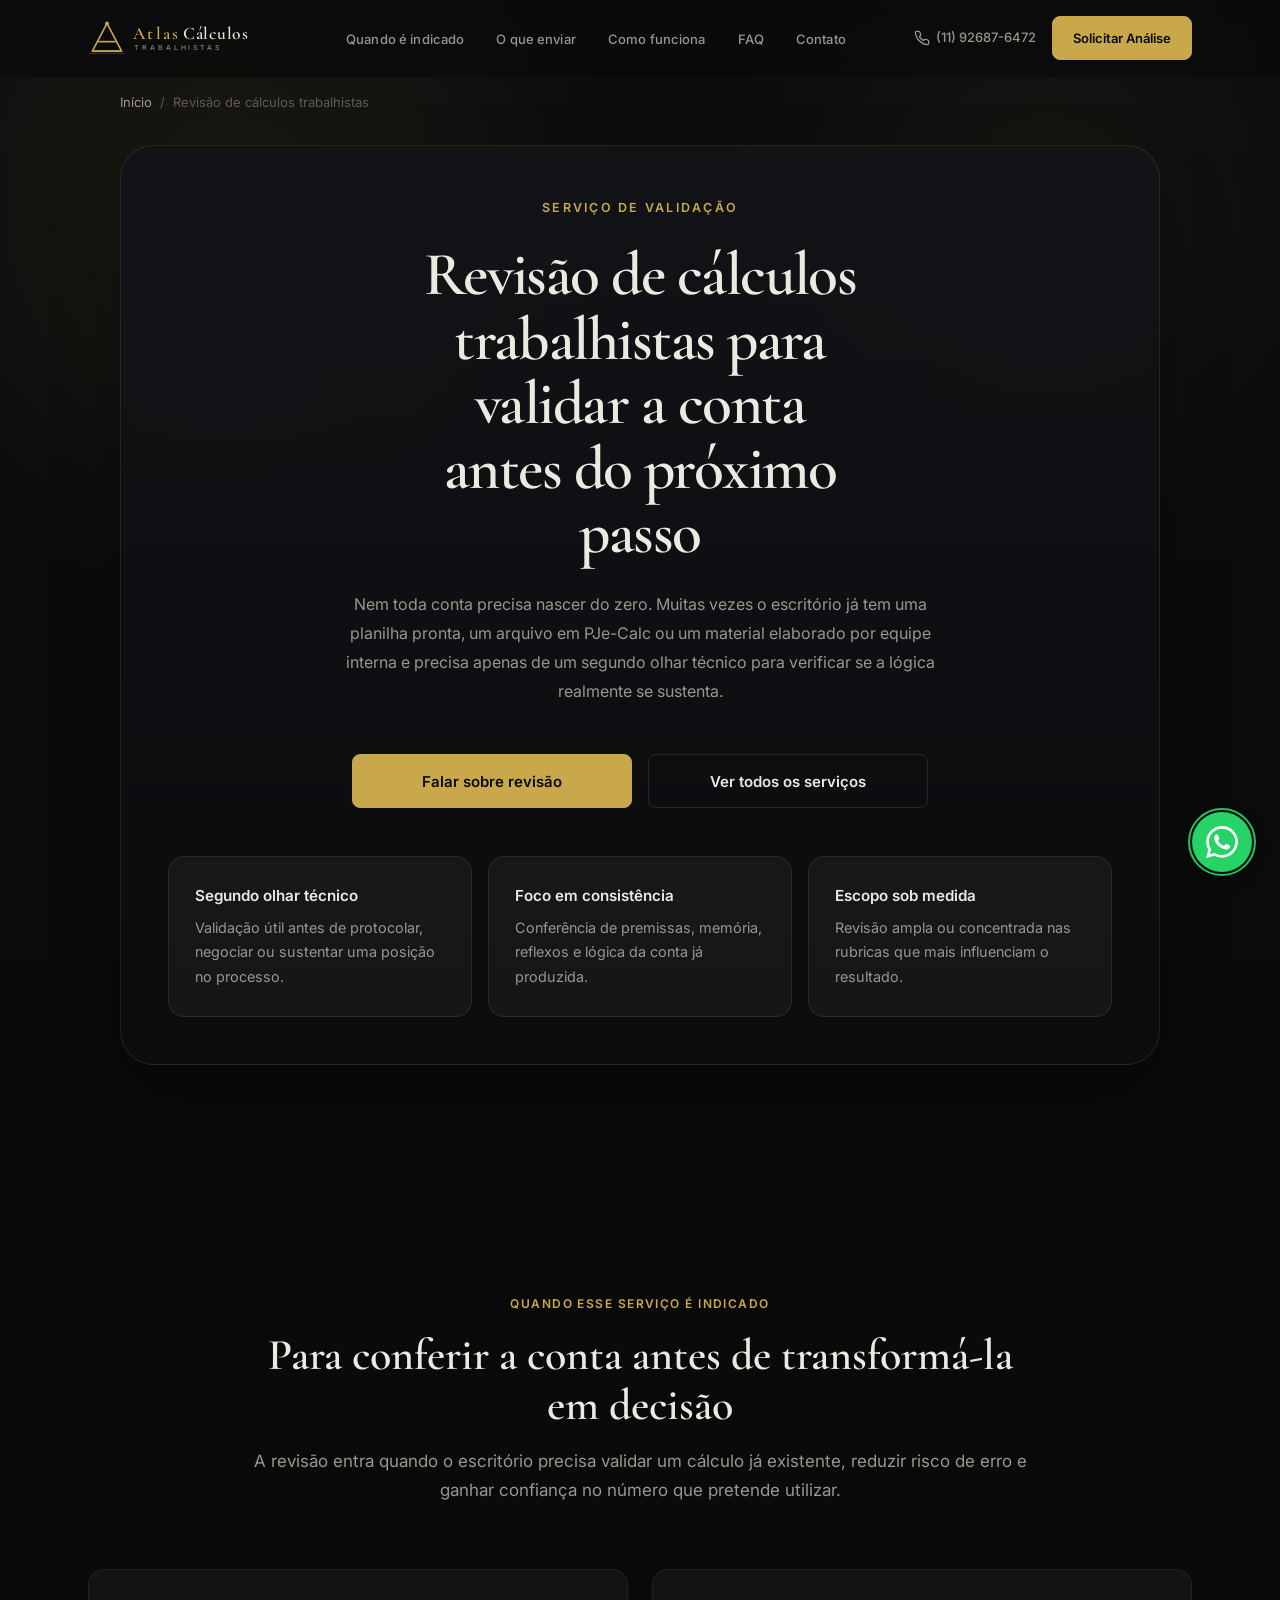
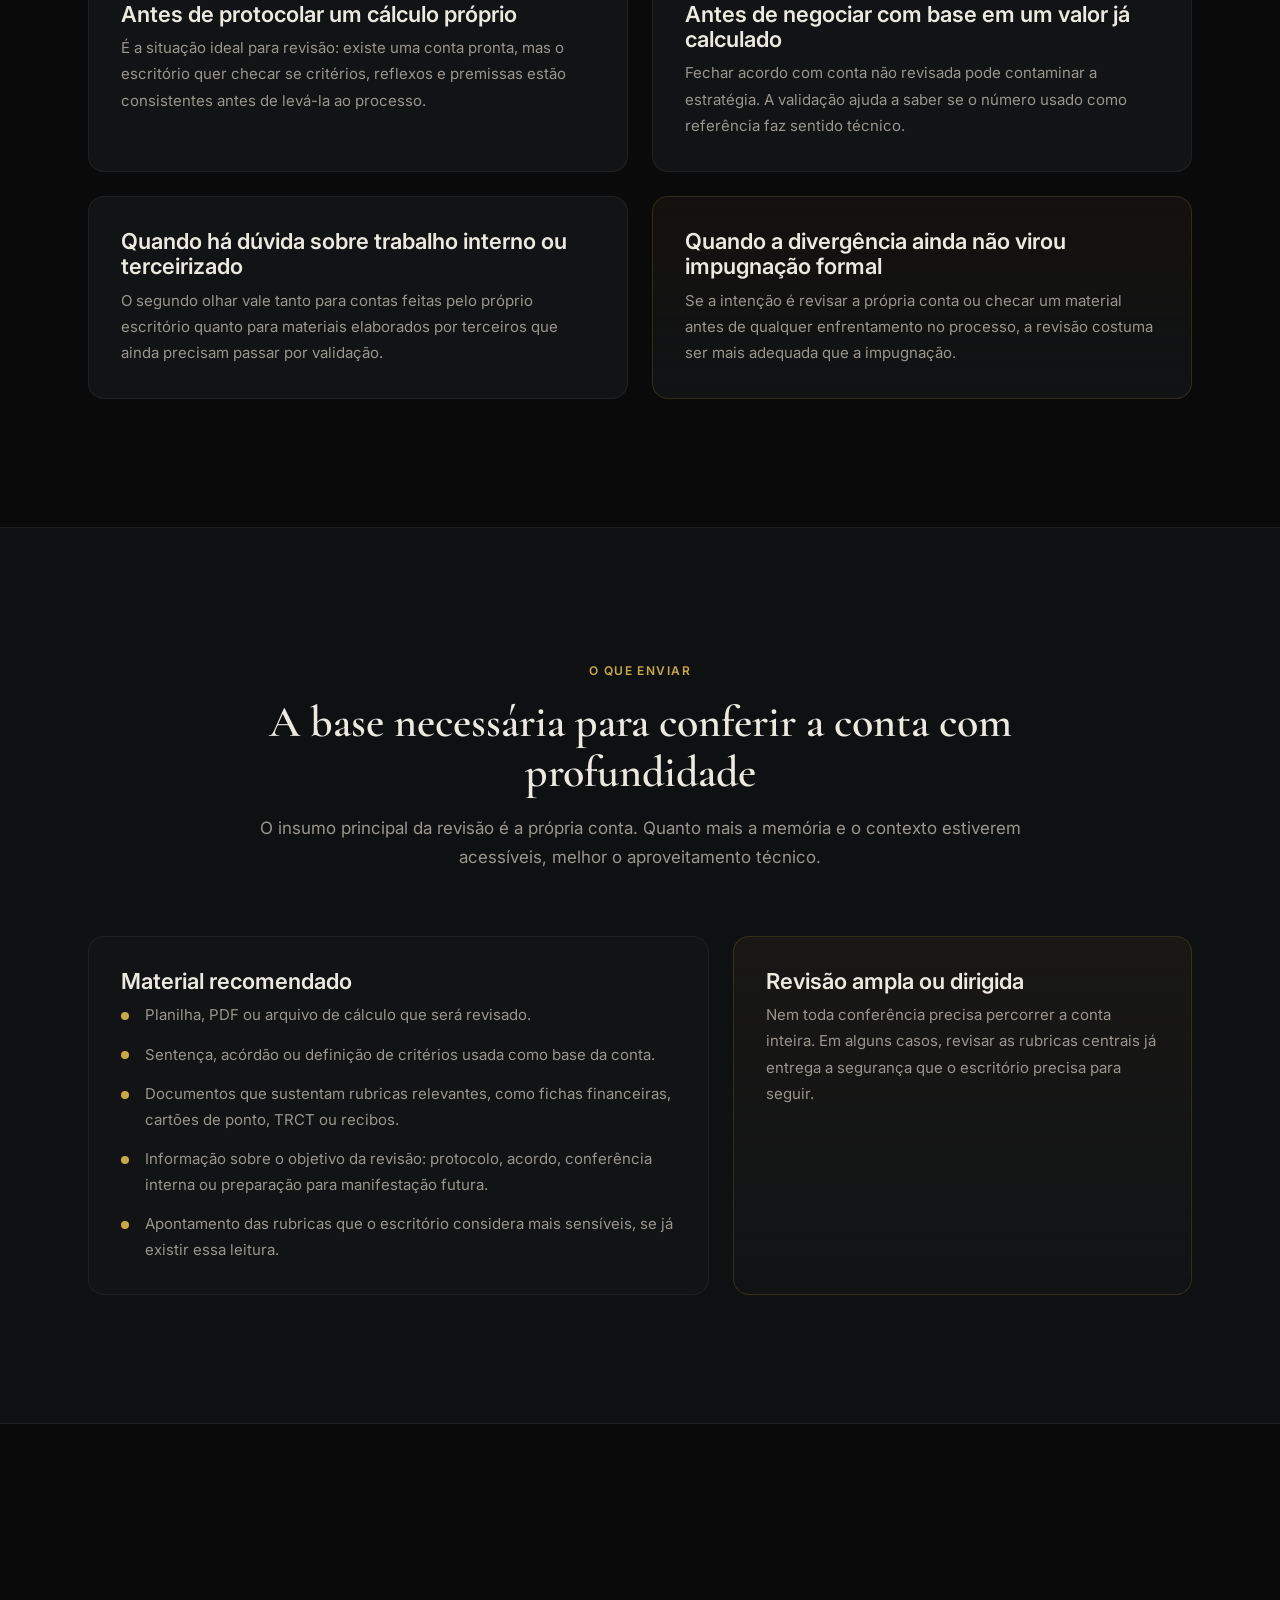
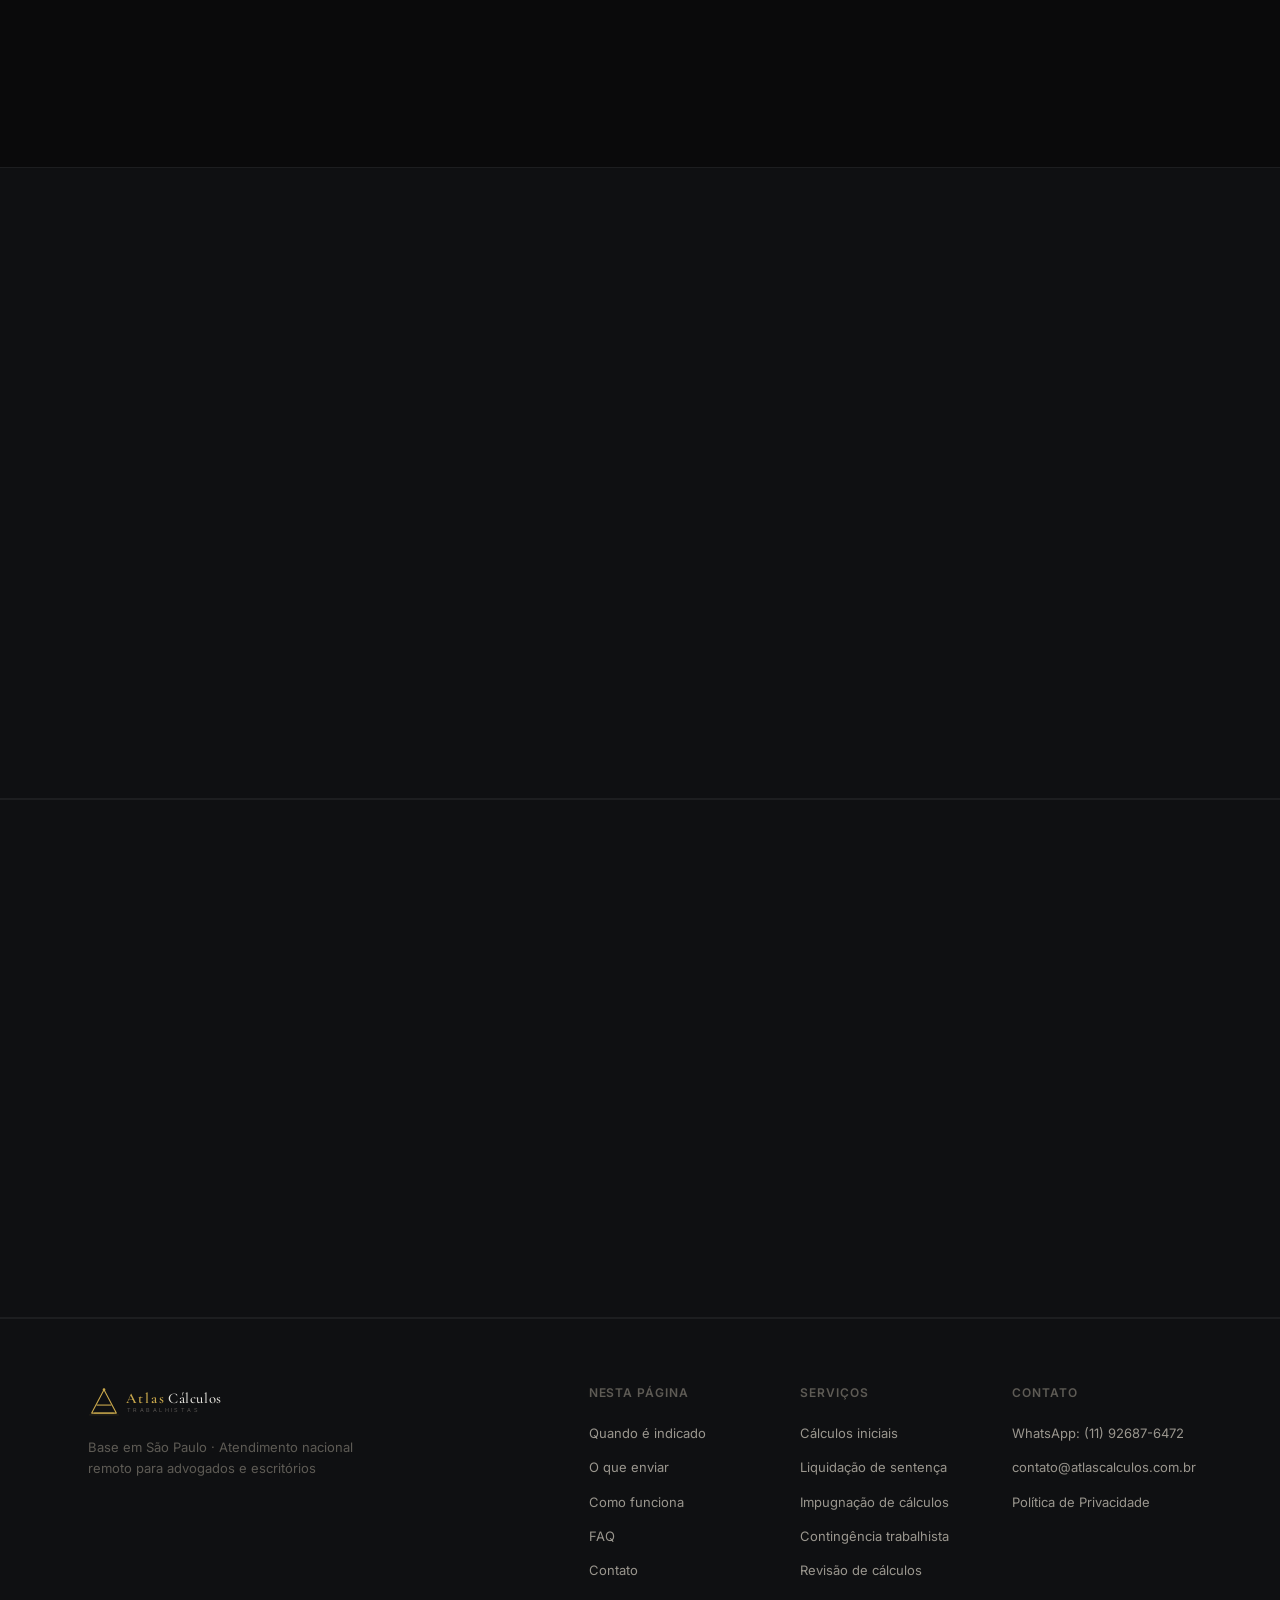
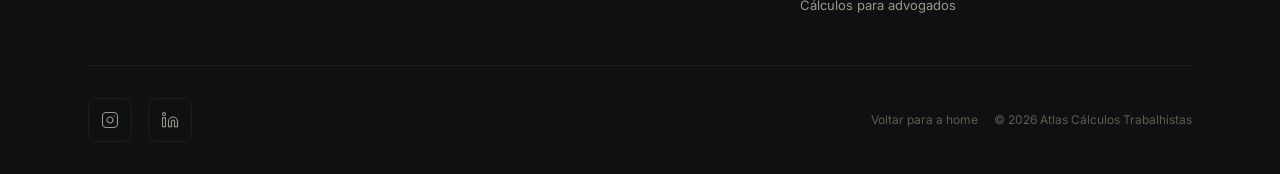
<file: revisao-de-calculos/index.html>
<!DOCTYPE html>
<html lang="pt-BR">
<head>
  <!-- Google tag (gtag.js) -->
  <script async src="https://www.googletagmanager.com/gtag/js?id=G-YRRCG4PG8Q"></script>
  <script>
    window.dataLayer = window.dataLayer || [];
    function gtag(){dataLayer.push(arguments);}
    gtag('js', new Date());
    gtag('config', 'G-YRRCG4PG8Q');
  </script>
  <meta charset="UTF-8">
  <meta name="viewport" content="width=device-width, initial-scale=1.0">
  <title>Revisão de Cálculos Trabalhistas | Atlas Cálculos</title>
  <meta name="description" content="Revisão de cálculos trabalhistas já elaborados para validar critérios, memória e consistência antes de protocolar, negociar ou fechar acordo.">
  <meta name="robots" content="index, follow">
  <link rel="canonical" href="https://atlascalculos.com.br/revisao-de-calculos/">
  <meta property="og:title" content="Revisão de Cálculos Trabalhistas | Atlas Cálculos">
  <meta property="og:description" content="Revisão de cálculos trabalhistas para validar contas já prontas, conferir premissas e identificar inconsistências antes do próximo passo.">
  <meta property="og:type" content="website">
  <meta property="og:url" content="https://atlascalculos.com.br/revisao-de-calculos/">
  <meta property="og:site_name" content="Atlas Cálculos Trabalhistas">
  <meta property="og:locale" content="pt_BR">
  <meta property="og:image" content="https://atlascalculos.com.br/og-image.jpg">
  <meta property="og:image:alt" content="Identidade visual da Atlas Cálculos Trabalhistas">
  <meta name="twitter:card" content="summary_large_image">
  <meta name="twitter:title" content="Revisão de Cálculos Trabalhistas | Atlas Cálculos">
  <meta name="twitter:description" content="Validação técnica de cálculos trabalhistas prontos para conferir critérios, memória e consistência antes de protocolar ou negociar.">
  <meta name="twitter:image" content="https://atlascalculos.com.br/og-image.jpg">
  <meta name="theme-color" content="#0a0a0b">
  <link rel="icon" href="/favicon.ico" sizes="any">
  <link rel="icon" type="image/svg+xml" href="/favicon.svg">
  <link rel="icon" type="image/png" sizes="32x32" href="/favicon-32x32.png">
  <link rel="icon" type="image/png" sizes="16x16" href="/favicon-16x16.png">
  <link rel="icon" type="image/png" sizes="192x192" href="/icon-192.png">
  <link rel="apple-touch-icon" sizes="180x180" href="/apple-touch-icon.png">
  <link rel="manifest" href="/site.webmanifest">
  <link rel="preconnect" href="https://fonts.googleapis.com">
  <link rel="preconnect" href="https://fonts.gstatic.com" crossorigin>
  <link href="https://fonts.googleapis.com/css2?family=Cormorant+Garamond:ital,wght@0,400;0,500;0,600;0,700;1,400&family=Inter:wght@300;400;500;600;700&display=swap" rel="stylesheet">
  <link rel="stylesheet" href="/css/styles.css">
  <script type="application/ld+json">
  {
    "@context": "https://schema.org",
    "@graph": [
      {
        "@type": "BreadcrumbList",
        "@id": "https://atlascalculos.com.br/revisao-de-calculos/#breadcrumb",
        "itemListElement": [
          {
            "@type": "ListItem",
            "position": 1,
            "name": "Início",
            "item": "https://atlascalculos.com.br/"
          },
          {
            "@type": "ListItem",
            "position": 2,
            "name": "Revisão de cálculos trabalhistas",
            "item": "https://atlascalculos.com.br/revisao-de-calculos/"
          }
        ]
      },
      {
        "@type": "Service",
        "@id": "https://atlascalculos.com.br/revisao-de-calculos/#service",
        "name": "Revisão de cálculos trabalhistas",
        "serviceType": "Revisão de cálculos trabalhistas",
        "description": "Conferência técnica de cálculos já elaborados para validar memória, premissas e consistência antes de protocolar, negociar ou responder em juízo.",
        "url": "https://atlascalculos.com.br/revisao-de-calculos/",
        "provider": {
          "@type": "Organization",
          "name": "Atlas Cálculos Trabalhistas",
          "url": "https://atlascalculos.com.br/"
        },
        "areaServed": "BR",
        "audience": {
          "@type": "Audience",
          "audienceType": "Advogados e escritórios de advocacia"
        }
      },
      {
        "@type": "FAQPage",
        "@id": "https://atlascalculos.com.br/revisao-de-calculos/#faq",
        "mainEntity": [
          {
            "@type": "Question",
            "name": "Qual a diferença entre revisão e impugnação de cálculos?",
            "acceptedAnswer": {
              "@type": "Answer",
              "text": "A revisão valida uma conta antes do próximo movimento do escritório; a impugnação confronta formalmente cálculo já apresentado no processo."
            }
          },
          {
            "@type": "Question",
            "name": "Vocês revisam cálculo feito pelo próprio escritório?",
            "acceptedAnswer": {
              "@type": "Answer",
              "text": "Sim. A revisão é indicada justamente quando o advogado ou a equipe interna quer um segundo olhar técnico antes de protocolar ou negociar."
            }
          },
          {
            "@type": "Question",
            "name": "É possível revisar sem refazer a conta inteira?",
            "acceptedAnswer": {
              "@type": "Answer",
              "text": "Sim. Dependendo do caso, a revisão pode focar em critérios específicos, rubricas críticas ou consistência geral da memória, sem necessidade de reconstrução completa."
            }
          },
          {
            "@type": "Question",
            "name": "A revisão ajuda antes de fechar acordo?",
            "acceptedAnswer": {
              "@type": "Answer",
              "text": "Sim. Validar a conta antes da negociação evita apoiar decisão importante em número que ainda pode carregar inconsistências ou premissas frágeis."
            }
          }
        ]
      }
    ]
  }
  </script>
</head>
<body class="service-page" data-whatsapp-url="https://wa.me/5511926876472?text=Ol%C3%A1%2C%20preciso%20de%20uma%20revis%C3%A3o%20de%20c%C3%A1lculos%20trabalhistas.">
  <header class="header" id="header">
    <div class="container header__inner">
      <a href="/" class="header__logo" aria-label="Atlas Cálculos Trabalhistas - Início">
        <svg width="190" height="44" viewBox="0 0 260 52" fill="none" xmlns="http://www.w3.org/2000/svg">
          <polygon points="26,6 6,44 46,44" fill="none" stroke="#c9a84c" stroke-width="2.2" stroke-linejoin="round"/>
          <line x1="14" y1="31" x2="38" y2="31" stroke="#c9a84c" stroke-width="2.2"/>
          <circle cx="26" cy="6" r="2.6" fill="#c9a84c"/>
          <line x1="2" y1="47" x2="50" y2="47" stroke="#c9a84c" stroke-width="0.8" opacity="0.5"/>
          <line x1="10" y1="44" x2="42" y2="44" stroke="#c9a84c" stroke-width="1.6"/>
          <text x="62" y="28" font-family="'Cormorant Garamond', Georgia, serif" font-size="24" font-weight="600" fill="#c9a84c" letter-spacing="3">Atlas</text>
          <text x="130" y="28" font-family="'Cormorant Garamond', Georgia, serif" font-size="24" font-weight="600" fill="#e6e4de" letter-spacing="1">Cálculos</text>
          <text x="63" y="43" font-family="'DM Sans', 'Inter', sans-serif" font-size="9.5" font-weight="500" fill="#888480" letter-spacing="4">TRABALHISTAS</text>
        </svg>
      </a>
      <nav class="header__nav" id="nav" aria-label="Navegação da página">
        <ul class="nav__list">
          <li><a href="#quando-indicado" class="nav__link">Quando é indicado</a></li>
          <li><a href="#o-que-enviar" class="nav__link">O que enviar</a></li>
          <li><a href="#como-funciona" class="nav__link">Como funciona</a></li>
          <li><a href="#faq" class="nav__link">FAQ</a></li>
          <li><a href="#contato" class="nav__link">Contato</a></li>
        </ul>
      </nav>
      <div class="header__actions">
        <a href="tel:+5511926876472" class="header__phone" aria-label="Ligar para Atlas">
          <svg width="16" height="16" viewBox="0 0 24 24" fill="none" stroke="currentColor" stroke-width="2" stroke-linecap="round" stroke-linejoin="round"><path d="M22 16.92v3a2 2 0 0 1-2.18 2 19.79 19.79 0 0 1-8.63-3.07 19.5 19.5 0 0 1-6-6 19.79 19.79 0 0 1-3.07-8.67A2 2 0 0 1 4.11 2h3a2 2 0 0 1 2 1.72 12.84 12.84 0 0 0 .7 2.81 2 2 0 0 1-.45 2.11L8.09 9.91a16 16 0 0 0 6 6l1.27-1.27a2 2 0 0 1 2.11-.45 12.84 12.84 0 0 0 2.81.7A2 2 0 0 1 22 16.92z"/></svg>
          <span>(11) 92687-6472</span>
        </a>
        <a href="https://wa.me/5511926876472?text=Ol%C3%A1%2C%20preciso%20de%20uma%20revis%C3%A3o%20de%20c%C3%A1lculos%20trabalhistas." class="btn btn--primary btn--sm header__cta" target="_blank" rel="noopener noreferrer">Solicitar Análise</a>
        <button class="header__menu-toggle" id="menuToggle" aria-label="Abrir menu" aria-expanded="false" aria-controls="nav"><span></span><span></span><span></span></button>
      </div>
    </div>
  </header>

  <main>
    <section class="page-hero">
      <div class="container">
        <nav class="breadcrumbs" aria-label="Breadcrumb"><ol><li><a href="/">Início</a></li><li><span aria-current="page">Revisão de cálculos trabalhistas</span></li></ol></nav>
        <div class="page-hero__grid">
          <div class="page-hero__content">
            <span class="page-hero__label">Serviço de validação</span>
            <h1 class="page-hero__title">Revisão de cálculos trabalhistas para validar a conta antes do próximo passo</h1>
            <p class="page-hero__lead">Nem toda conta precisa nascer do zero. Muitas vezes o escritório já tem uma planilha pronta, um arquivo em PJe-Calc ou um material elaborado por equipe interna e precisa apenas de um segundo olhar técnico para verificar se a lógica realmente se sustenta.</p>
            <div class="page-hero__actions">
              <a href="https://wa.me/5511926876472?text=Ol%C3%A1%2C%20preciso%20de%20uma%20revis%C3%A3o%20de%20c%C3%A1lculos%20trabalhistas." class="btn btn--primary" target="_blank" rel="noopener noreferrer">Falar sobre revisão</a>
              <a href="/#servicos" class="btn btn--outline">Ver todos os serviços</a>
            </div>
            <div class="page-hero__highlights">
              <div class="page-highlight"><strong>Segundo olhar técnico</strong><span>Validação útil antes de protocolar, negociar ou sustentar uma posição no processo.</span></div>
              <div class="page-highlight"><strong>Foco em consistência</strong><span>Conferência de premissas, memória, reflexos e lógica da conta já produzida.</span></div>
              <div class="page-highlight"><strong>Escopo sob medida</strong><span>Revisão ampla ou concentrada nas rubricas que mais influenciam o resultado.</span></div>
            </div>
          </div>
        </div>
      </div>
    </section>

    <section class="page-section" id="quando-indicado">
      <div class="container">
        <div class="section-header" data-animate>
          <span class="section-header__label">Quando esse serviço é indicado</span>
          <h2 class="section-header__title">Para conferir a conta antes de transformá-la em decisão</h2>
          <p class="section-header__lead">A revisão entra quando o escritório precisa validar um cálculo já existente, reduzir risco de erro e ganhar confiança no número que pretende utilizar.</p>
        </div>
        <div class="page-grid">
          <article class="page-card" data-animate><h3>Antes de protocolar um cálculo próprio</h3><p>É a situação ideal para revisão: existe uma conta pronta, mas o escritório quer checar se critérios, reflexos e premissas estão consistentes antes de levá-la ao processo.</p></article>
          <article class="page-card" data-animate><h3>Antes de negociar com base em um valor já calculado</h3><p>Fechar acordo com conta não revisada pode contaminar a estratégia. A validação ajuda a saber se o número usado como referência faz sentido técnico.</p></article>
          <article class="page-card" data-animate><h3>Quando há dúvida sobre trabalho interno ou terceirizado</h3><p>O segundo olhar vale tanto para contas feitas pelo próprio escritório quanto para materiais elaborados por terceiros que ainda precisam passar por validação.</p></article>
          <article class="page-card page-card--accent" data-animate><h3>Quando a divergência ainda não virou impugnação formal</h3><p>Se a intenção é revisar a própria conta ou checar um material antes de qualquer enfrentamento no processo, a revisão costuma ser mais adequada que a impugnação.</p></article>
        </div>
      </div>
    </section>

    <section class="page-section page-section--alt" id="o-que-enviar">
      <div class="container">
        <div class="section-header" data-animate>
          <span class="section-header__label">O que enviar</span>
          <h2 class="section-header__title">A base necessária para conferir a conta com profundidade</h2>
          <p class="section-header__lead">O insumo principal da revisão é a própria conta. Quanto mais a memória e o contexto estiverem acessíveis, melhor o aproveitamento técnico.</p>
        </div>
        <div class="page-checklist">
          <div class="checklist-panel" data-animate>
            <h3>Material recomendado</h3>
            <ul>
              <li>Planilha, PDF ou arquivo de cálculo que será revisado.</li>
              <li>Sentença, acórdão ou definição de critérios usada como base da conta.</li>
              <li>Documentos que sustentam rubricas relevantes, como fichas financeiras, cartões de ponto, TRCT ou recibos.</li>
              <li>Informação sobre o objetivo da revisão: protocolo, acordo, conferência interna ou preparação para manifestação futura.</li>
              <li>Apontamento das rubricas que o escritório considera mais sensíveis, se já existir essa leitura.</li>
            </ul>
          </div>
          <aside class="page-card page-card--accent" data-animate>
            <h3>Revisão ampla ou dirigida</h3>
            <p>Nem toda conferência precisa percorrer a conta inteira. Em alguns casos, revisar as rubricas centrais já entrega a segurança que o escritório precisa para seguir.</p>
          </aside>
        </div>
      </div>
    </section>

    <section class="process" id="como-funciona">
      <div class="container">
        <div class="section-header" data-animate>
          <span class="section-header__label">Como funciona a entrega</span>
          <h2 class="section-header__title">Conferência do material, checagem dos critérios e retorno objetivo</h2>
          <p class="section-header__lead">A revisão organiza o que está correto, o que precisa ajuste e onde está o risco de apoiar a estratégia em uma premissa frágil.</p>
        </div>
        <div class="process__grid">
          <div class="process-step" data-animate><span class="process-step__number">01</span><div class="process-step__content"><h3 class="process-step__title">Leitura da memória e do objetivo da revisão</h3><p class="process-step__text">A Atlas identifica como a conta foi construída e qual uso o escritório pretende dar a ela para definir o escopo da conferência.</p></div></div>
          <div class="process-step__connector" aria-hidden="true"></div>
          <div class="process-step" data-animate><span class="process-step__number">02</span><div class="process-step__content"><h3 class="process-step__title">Verificação técnica dos pontos sensíveis</h3><p class="process-step__text">Critérios, reflexos, bases de cálculo, atualizações e coerência geral da memória são conferidos conforme a profundidade necessária para o caso.</p></div></div>
          <div class="process-step__connector" aria-hidden="true"></div>
          <div class="process-step" data-animate><span class="process-step__number">03</span><div class="process-step__content"><h3 class="process-step__title">Retorno com direcionamento prático</h3><p class="process-step__text">O escritório recebe apontamentos ou memória revisada com foco em apoiar a decisão seguinte: protocolar, ajustar, negociar ou preparar enfrentamento técnico.</p></div></div>
        </div>
        <div class="page-deliverables">
          <article class="deliverable-card" data-animate><h3>Validação antes do risco</h3><p>O maior ganho da revisão é evitar que uma conta inconsistente se torne base de petição, acordo ou tese processual.</p></article>
          <article class="deliverable-card" data-animate><h3>Leitura objetiva</h3><p>Os pontos problemáticos aparecem de forma organizada, facilitando correção ou tomada de decisão pelo advogado.</p></article>
          <article class="deliverable-card" data-animate><h3>Ponte para outras frentes</h3><p>Dependendo do resultado, a revisão pode evoluir para impugnação, liquidação ou apoio recorrente ao escritório.</p></article>
        </div>
      </div>
    </section>

    <section class="page-section" id="faq">
      <div class="container">
        <div class="section-header" data-animate>
          <span class="section-header__label">FAQ</span>
          <h2 class="section-header__title">Perguntas frequentes sobre revisão de cálculos</h2>
          <p class="section-header__lead">Dúvidas comuns de quem já tem uma conta pronta, mas não quer avançar sem antes validá-la.</p>
        </div>
        <div class="faq-simple__list" data-animate>
          <details class="faq__item"><summary class="faq__question"><span>Qual a diferença entre revisão e impugnação de cálculos?</span><svg class="faq__chevron" width="20" height="20" viewBox="0 0 24 24" fill="none" stroke="currentColor" stroke-width="2" stroke-linecap="round" stroke-linejoin="round"><polyline points="6 9 12 15 18 9"/></svg></summary><div class="faq__answer"><p>A revisão valida uma conta antes do próximo movimento do escritório; a impugnação confronta formalmente cálculo já apresentado no processo. Quando a divergência já precisa ser levada ao juízo, a página de <a href="/impugnacao-de-calculos/">impugnação de cálculos trabalhistas</a> tende a ser a mais adequada.</p></div></details>
          <details class="faq__item"><summary class="faq__question"><span>Vocês revisam cálculo feito pelo próprio escritório?</span><svg class="faq__chevron" width="20" height="20" viewBox="0 0 24 24" fill="none" stroke="currentColor" stroke-width="2" stroke-linecap="round" stroke-linejoin="round"><polyline points="6 9 12 15 18 9"/></svg></summary><div class="faq__answer"><p>Sim. A revisão é indicada justamente quando o advogado ou a equipe interna quer um segundo olhar técnico antes de protocolar ou negociar.</p></div></details>
          <details class="faq__item"><summary class="faq__question"><span>É possível revisar sem refazer a conta inteira?</span><svg class="faq__chevron" width="20" height="20" viewBox="0 0 24 24" fill="none" stroke="currentColor" stroke-width="2" stroke-linecap="round" stroke-linejoin="round"><polyline points="6 9 12 15 18 9"/></svg></summary><div class="faq__answer"><p>Sim. Dependendo do caso, a revisão pode focar em critérios específicos, rubricas críticas ou consistência geral da memória, sem necessidade de reconstrução completa.</p></div></details>
          <details class="faq__item"><summary class="faq__question"><span>A revisão ajuda antes de fechar acordo?</span><svg class="faq__chevron" width="20" height="20" viewBox="0 0 24 24" fill="none" stroke="currentColor" stroke-width="2" stroke-linecap="round" stroke-linejoin="round"><polyline points="6 9 12 15 18 9"/></svg></summary><div class="faq__answer"><p>Sim. Validar a conta antes da negociação evita apoiar decisão importante em número que ainda pode carregar inconsistências ou premissas frágeis.</p></div></details>
        </div>
      </div>
    </section>

    <section class="page-section page-section--alt">
      <div class="container">
        <div class="section-header" data-animate>
          <span class="section-header__label">Links internos</span>
          <h2 class="section-header__title">Serviços relacionados à revisão</h2>
          <p class="section-header__lead">Dependendo do resultado da conferência, o próximo passo pode ser impugnar, liquidar ou estruturar apoio recorrente ao escritório.</p>
        </div>
        <div class="service-links">
          <a href="/impugnacao-de-calculos/" class="service-link-card" data-animate><span>Confronto formal</span><strong>Impugnação de cálculos trabalhistas</strong></a>
          <a href="/liquidacao-de-sentenca/" class="service-link-card" data-animate><span>Execução</span><strong>Liquidação de sentença trabalhista</strong></a>
          <a href="/calculos-para-advogados/" class="service-link-card" data-animate><span>Parceria técnica</span><strong>Cálculos trabalhistas para advogados</strong></a>
        </div>
      </div>
    </section>

    <section class="cta-band" id="contato" aria-label="Chamada para ação da revisão">
      <div class="container">
        <div class="cta-band__inner" data-animate>
          <h2 class="cta-band__title">Já tem uma conta pronta e quer validar antes de seguir?</h2>
          <p class="cta-band__text">Envie a memória, o título e o objetivo da revisão. A Atlas confere os pontos críticos e indica onde a conta precisa de ajuste ou reforço técnico.</p>
          <div class="cta-band__actions">
            <a href="https://wa.me/5511926876472?text=Ol%C3%A1%2C%20preciso%20de%20uma%20revis%C3%A3o%20de%20c%C3%A1lculos%20trabalhistas." class="btn btn--primary btn--lg" target="_blank" rel="noopener noreferrer">Solicitar revisão técnica</a>
            <a href="mailto:contato@atlascalculos.com.br" class="btn btn--outline btn--lg">Enviar por e-mail</a>
          </div>
        </div>
      </div>
    </section>
  </main>

  <footer class="footer">
    <div class="container">
      <div class="footer__inner">
        <div class="footer__brand">
          <a href="/" class="footer__logo" aria-label="Atlas Cálculos Trabalhistas">
            <svg width="160" height="38" viewBox="0 0 260 52" fill="none" xmlns="http://www.w3.org/2000/svg">
              <polygon points="26,6 6,44 46,44" fill="none" stroke="#c9a84c" stroke-width="1.8" stroke-linejoin="round"/>
              <line x1="14" y1="31" x2="38" y2="31" stroke="#c9a84c" stroke-width="1.8"/>
              <circle cx="26" cy="6" r="2.2" fill="#c9a84c"/>
              <line x1="2" y1="47" x2="50" y2="47" stroke="#c9a84c" stroke-width="0.6" opacity="0.4"/>
              <line x1="10" y1="44" x2="42" y2="44" stroke="#c9a84c" stroke-width="1.4"/>
              <text x="62" y="28" font-family="'Cormorant Garamond', Georgia, serif" font-size="24" font-weight="600" fill="#c9a84c" letter-spacing="3">Atlas</text>
              <text x="130" y="28" font-family="'Cormorant Garamond', Georgia, serif" font-size="24" font-weight="500" fill="#e6e4de" letter-spacing="1">Cálculos</text>
              <text x="63" y="43" font-family="'DM Sans', 'Inter', sans-serif" font-size="9" font-weight="400" fill="#555250" letter-spacing="4">TRABALHISTAS</text>
            </svg>
          </a>
          <p class="footer__location">Base em São Paulo · Atendimento nacional remoto para advogados e escritórios</p>
        </div>
        <nav class="footer__nav" aria-label="Links do rodapé">
          <div class="footer__col"><p class="footer__heading">Nesta página</p><ul><li><a href="#quando-indicado">Quando é indicado</a></li><li><a href="#o-que-enviar">O que enviar</a></li><li><a href="#como-funciona">Como funciona</a></li><li><a href="#faq">FAQ</a></li><li><a href="#contato">Contato</a></li></ul></div>
          <div class="footer__col"><p class="footer__heading">Serviços</p><ul><li><a href="/calculos-iniciais/">Cálculos iniciais</a></li><li><a href="/liquidacao-de-sentenca/">Liquidação de sentença</a></li><li><a href="/impugnacao-de-calculos/">Impugnação de cálculos</a></li><li><a href="/calculos-de-contingencia/">Contingência trabalhista</a></li><li><a href="/revisao-de-calculos/">Revisão de cálculos</a></li><li><a href="/calculos-para-advogados/">Cálculos para advogados</a></li></ul></div>
          <div class="footer__col"><p class="footer__heading">Contato</p><ul><li><a href="https://wa.me/5511926876472?text=Ol%C3%A1%2C%20preciso%20de%20uma%20revis%C3%A3o%20de%20c%C3%A1lculos%20trabalhistas." target="_blank" rel="noopener noreferrer">WhatsApp: (11) 92687-6472</a></li><li><a href="mailto:contato@atlascalculos.com.br">contato@atlascalculos.com.br</a></li><li><a href="/politica-de-privacidade/">Política de Privacidade</a></li></ul></div>
        </nav>
      </div>
      <div class="footer__bottom">
        <div class="footer__social">
          <a href="https://instagram.com/atlascalculos" target="_blank" rel="noopener noreferrer" aria-label="Instagram da Atlas Cálculos"><svg width="18" height="18" viewBox="0 0 24 24" fill="none" stroke="currentColor" stroke-width="1.5" stroke-linecap="round" stroke-linejoin="round"><rect x="2" y="2" width="20" height="20" rx="5" ry="5"/><path d="M16 11.37A4 4 0 1 1 12.63 8 4 4 0 0 1 16 11.37z"/><line x1="17.5" y1="6.5" x2="17.51" y2="6.5"/></svg></a>
          <a href="https://linkedin.com/company/112794314" target="_blank" rel="noopener noreferrer" aria-label="LinkedIn da Atlas Cálculos"><svg width="18" height="18" viewBox="0 0 24 24" fill="none" stroke="currentColor" stroke-width="1.5" stroke-linecap="round" stroke-linejoin="round"><path d="M16 8a6 6 0 0 1 6 6v7h-4v-7a2 2 0 0 0-2-2 2 2 0 0 0-2 2v7h-4v-7a6 6 0 0 1 6-6z"/><rect x="2" y="9" width="4" height="12"/><circle cx="4" cy="4" r="2"/></svg></a>
        </div>
        <div class="footer__legal"><a href="/">Voltar para a home</a><span>&copy; 2026 Atlas Cálculos Trabalhistas</span></div>
      </div>
    </div>
  </footer>

<script src="/js/tracking-config.js"></script>
<script src="/js/analytics.js"></script>
<script src="/js/main.js"></script>
</body>
</html>
</file>
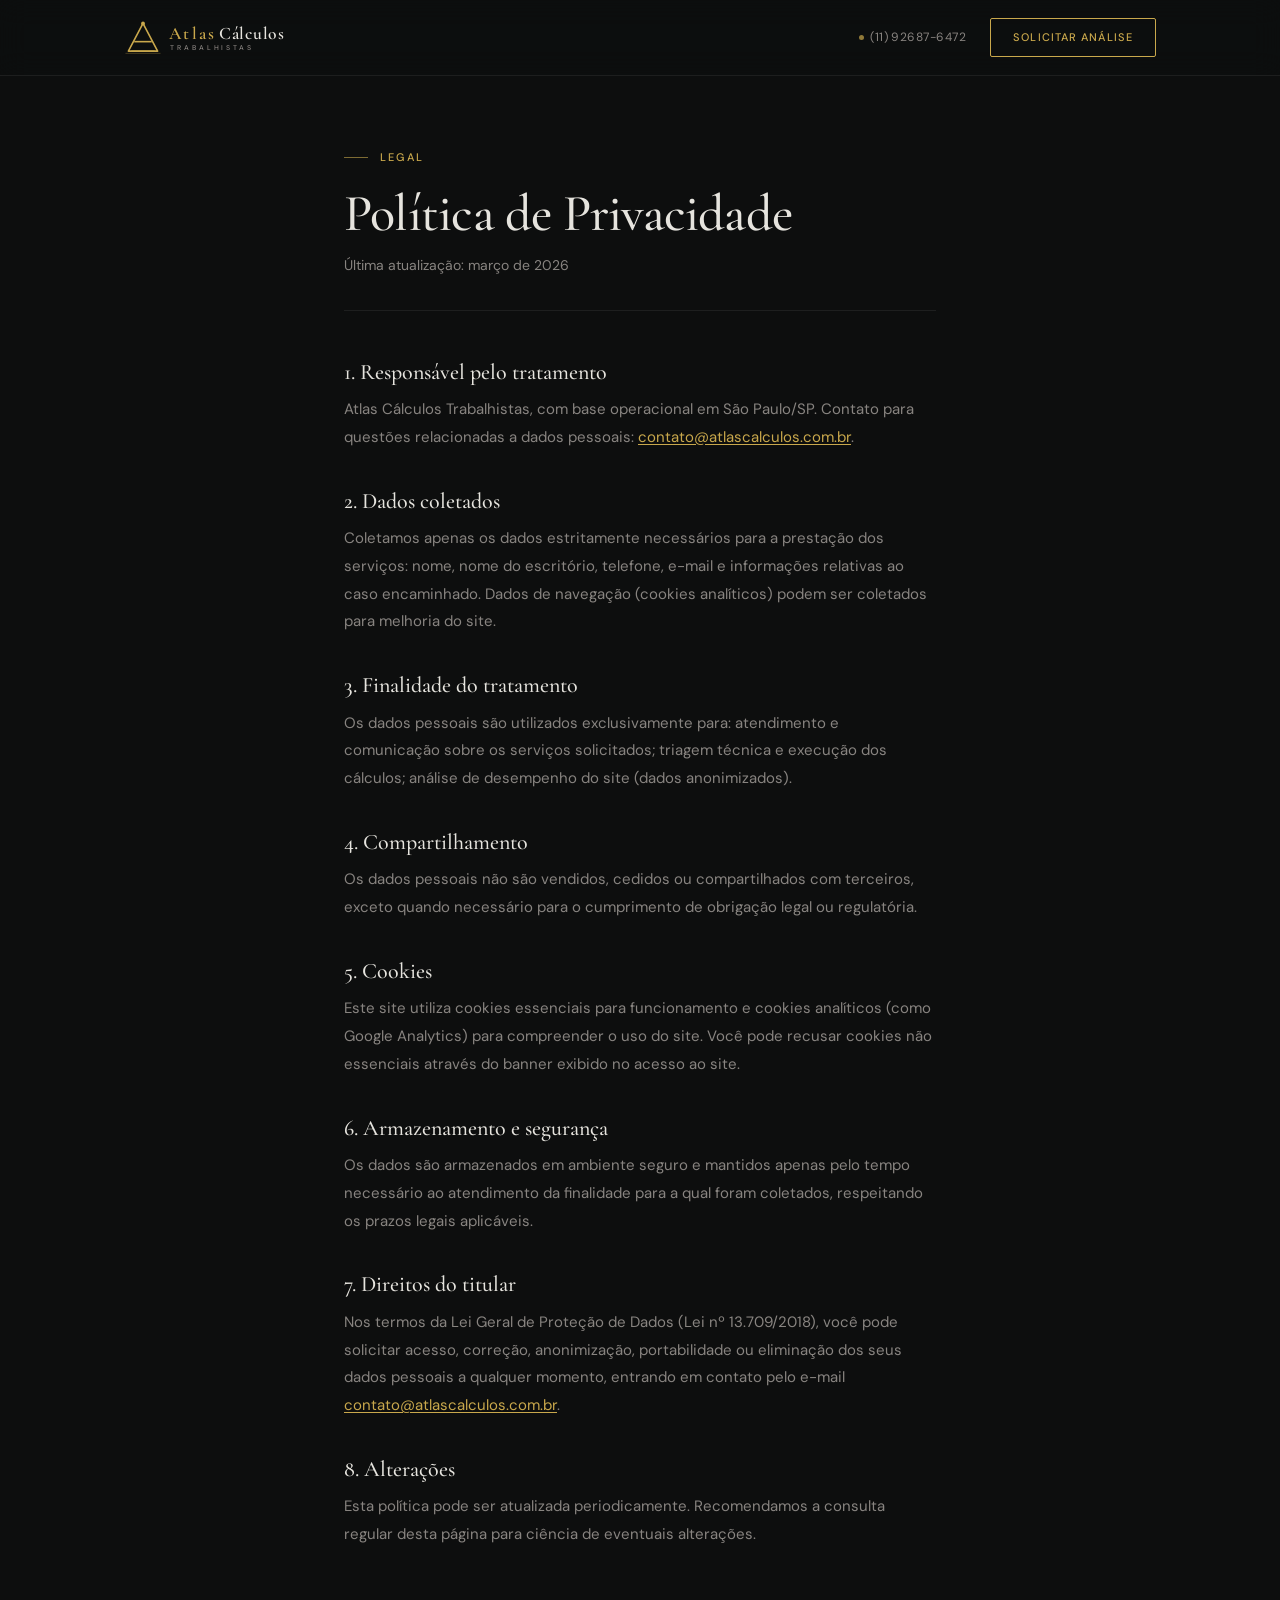
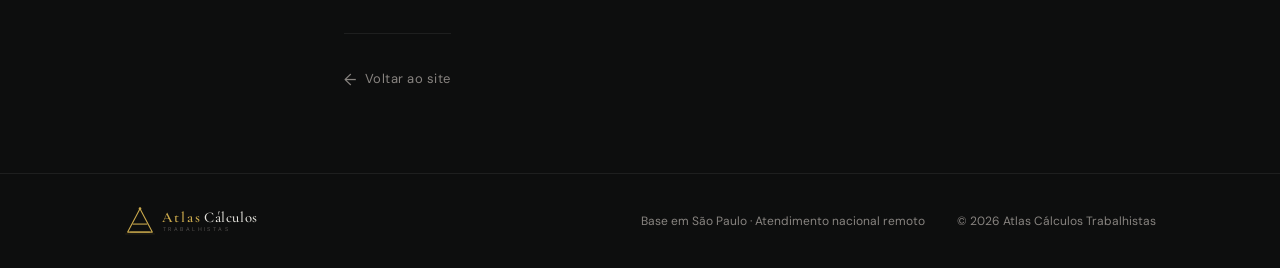
<file: privacidade.html>
<!DOCTYPE html>
<html lang="pt-BR">
<head>
<meta charset="UTF-8"/>
<meta name="viewport" content="width=device-width, initial-scale=1.0"/>
<title>Política de Privacidade | Atlas Cálculos Trabalhistas</title>
<meta name="description" content="Política de Privacidade da Atlas Cálculos Trabalhistas. Saiba como tratamos seus dados pessoais em conformidade com a LGPD."/>
<meta name="robots" content="index, follow"/>
<meta name="theme-color" content="#0d0e0e"/>

<!-- Google tag (gtag.js) -->
<script async src="https://www.googletagmanager.com/gtag/js?id=G-YRRCG4PG8Q"></script>
<script>
  window.dataLayer = window.dataLayer || [];
  function gtag(){dataLayer.push(arguments);}
  gtag('js', new Date());
  gtag('config', 'G-YRRCG4PG8Q');
</script>

<link rel="canonical" href="https://atlascalculos.com.br/privacidade.html"/>
<link rel="icon" href="/favicon.ico" sizes="any"/>
<link rel="icon" type="image/svg+xml" href="/favicon.svg"/>
<link rel="icon" type="image/png" sizes="32x32" href="/favicon-32x32.png"/>
<link rel="icon" type="image/png" sizes="16x16" href="/favicon-16x16.png"/>
<link rel="icon" type="image/png" sizes="192x192" href="/icon-192.png"/>
<link rel="apple-touch-icon" sizes="180x180" href="/apple-touch-icon.png"/>
<link rel="manifest" href="/site.webmanifest"/>
<link rel="preconnect" href="https://fonts.googleapis.com"/>
<link rel="preconnect" href="https://fonts.gstatic.com" crossorigin/>
<link href="https://fonts.googleapis.com/css2?family=Cormorant+Garamond:ital,wght@0,400;0,500;0,600;1,400;1,500&family=DM+Sans:wght@300;400;500&display=swap" rel="stylesheet"/>
<style>
  :root {
    --bg:      #0d0e0e;
    --bg2:     #131415;
    --bg3:     #181919;
    --border:  rgba(255,255,255,0.07);
    --border2: rgba(255,255,255,0.12);
    --gold:    #c9a84c;
    --gold2:   #e8c96e;
    --text:    #e6e4de;
    --muted:   #888480;
    --faint:   #363330;
    --serif:   'Cormorant Garamond', Georgia, serif;
    --sans:    'DM Sans', sans-serif;
    --max:     1160px;
    --px:      clamp(24px, 5vw, 80px);
  }
  *, *::before, *::after { box-sizing: border-box; margin: 0; padding: 0; }
  html { scroll-behavior: smooth; }
  body {
    background: var(--bg);
    color: var(--text);
    font-family: var(--sans);
    font-size: 16px;
    line-height: 1.7;
    -webkit-font-smoothing: antialiased;
  }
  a { color: inherit; text-decoration: none; }

  /* ── NAV ── */
  nav {
    position: fixed; top: 0; left: 0; right: 0; z-index: 100;
    height: 76px;
    background: rgba(13,14,14,0.93);
    backdrop-filter: blur(14px);
    border-bottom: 0.5px solid var(--border);
  }
  .nav-inner {
    max-width: var(--max);
    margin: 0 auto;
    padding: 0 var(--px);
    height: 100%;
    display: flex;
    align-items: center;
    justify-content: space-between;
  }
  .nav-logo { display: flex; align-items: center; text-decoration: none; }
  .nav-right { display: flex; align-items: center; gap: 24px; }
  .nav-phone {
    font-size: 12px;
    color: var(--muted);
    letter-spacing: 0.04em;
    display: flex;
    align-items: center;
    gap: 6px;
    transition: color 0.18s;
  }
  .nav-phone:hover { color: var(--text); }
  .nav-phone-dot {
    width: 5px; height: 5px;
    border-radius: 50%;
    background: var(--gold);
    opacity: 0.7;
    flex-shrink: 0;
  }
  .nav-cta {
    display: inline-block;
    padding: 9px 22px;
    border: 0.5px solid var(--gold);
    color: var(--gold);
    font-size: 11px;
    font-weight: 500;
    letter-spacing: 0.1em;
    text-transform: uppercase;
    border-radius: 2px;
    transition: background 0.18s, color 0.18s;
  }
  .nav-cta:hover { background: var(--gold); color: #0d0e0e; }

  /* ── CONTENT ── */
  .page-content {
    max-width: 720px;
    margin: 0 auto;
    padding: 148px var(--px) 80px;
  }
  .eyebrow {
    font-size: 11px;
    letter-spacing: 0.2em;
    text-transform: uppercase;
    color: var(--gold);
    font-weight: 500;
    margin-bottom: 18px;
    display: flex;
    align-items: center;
    gap: 12px;
  }
  .eyebrow::before {
    content: '';
    display: block;
    width: 24px; height: 0.5px;
    background: var(--gold);
    opacity: 0.6;
    flex-shrink: 0;
  }
  h1 {
    font-family: var(--serif);
    font-size: clamp(32px, 4.5vw, 52px);
    font-weight: 500;
    line-height: 1.1;
    letter-spacing: -0.015em;
    margin-bottom: 12px;
  }
  .updated {
    font-size: 14px;
    color: var(--muted);
    margin-bottom: 48px;
    padding-bottom: 32px;
    border-bottom: 0.5px solid var(--border);
  }
  .section-block { margin-bottom: 36px; }
  .section-block h2 {
    font-family: var(--serif);
    font-size: 22px;
    font-weight: 500;
    margin-bottom: 10px;
    line-height: 1.25;
  }
  .section-block p {
    font-size: 15px;
    color: var(--muted);
    line-height: 1.85;
    margin-bottom: 8px;
  }
  .section-block a {
    color: var(--gold);
    text-decoration: underline;
    text-underline-offset: 2px;
  }
  .back-link {
    display: inline-flex;
    align-items: center;
    gap: 8px;
    margin-top: 48px;
    padding-top: 32px;
    border-top: 0.5px solid var(--border);
    font-size: 13px;
    color: var(--muted);
    letter-spacing: 0.04em;
    transition: color 0.18s;
  }
  .back-link:hover { color: var(--text); }
  .back-arrow {
    font-size: 16px;
    transition: transform 0.18s;
  }
  .back-link:hover .back-arrow { transform: translateX(-3px); }

  /* ── FOOTER ── */
  footer {
    border-top: 0.5px solid var(--border);
    padding: 28px 0;
  }
  .footer-inner {
    max-width: var(--max);
    margin: 0 auto;
    padding: 0 var(--px);
    display: flex;
    justify-content: space-between;
    align-items: center;
    flex-wrap: wrap;
    gap: 12px;
  }
  .footer-logo { font-family: var(--serif); font-size: 16px; font-weight: 600; }
  .footer-logo span { color: var(--gold); }
  .footer-meta { display: flex; gap: 32px; align-items: center; }
  footer p, .footer-meta a { font-size: 12px; color: var(--muted); }

  @media (max-width: 768px) {
    .nav-phone { display: none; }
    .footer-inner { flex-direction: column; text-align: center; }
    .footer-meta { flex-direction: column; gap: 8px; }
  }
</style>
</head>
<body>

<!-- NAV -->
<nav>
  <div class="nav-inner">
    <a href="index.html" class="nav-logo">
      <svg width="190" height="44" viewBox="0 0 260 52" fill="none" xmlns="http://www.w3.org/2000/svg">
        <polygon points="26,6 6,44 46,44" fill="none" stroke="#c9a84c" stroke-width="2.2" stroke-linejoin="round"/>
        <line x1="14" y1="31" x2="38" y2="31" stroke="#c9a84c" stroke-width="2.2"/>
        <circle cx="26" cy="6" r="2.6" fill="#c9a84c"/>
        <line x1="2" y1="47" x2="50" y2="47" stroke="#c9a84c" stroke-width="0.8" opacity="0.5"/>
        <line x1="10" y1="44" x2="42" y2="44" stroke="#c9a84c" stroke-width="1.6"/>
        <text x="62" y="28" font-family="'Cormorant Garamond', Georgia, serif" font-size="24" font-weight="600" fill="#c9a84c" letter-spacing="3">Atlas</text>
        <text x="130" y="28" font-family="'Cormorant Garamond', Georgia, serif" font-size="24" font-weight="600" fill="#e6e4de" letter-spacing="1">Cálculos</text>
        <text x="63" y="43" font-family="'DM Sans', sans-serif" font-size="9.5" font-weight="500" fill="#888480" letter-spacing="4">TRABALHISTAS</text>
      </svg>
    </a>
    <div class="nav-right">
      <a href="tel:+5511926876472" class="nav-phone">
        <span class="nav-phone-dot"></span>
        (11) 92687-6472
      </a>
      <a href="https://wa.me/5511926876472" class="nav-cta" target="_blank" data-whatsapp-label="privacidade_solicitar_analise">Solicitar análise</a>
    </div>
  </div>
</nav>

<!-- CONTENT -->
<main class="page-content">
  <p class="eyebrow">Legal</p>
  <h1>Política de Privacidade</h1>
  <p class="updated">Última atualização: março de 2026</p>

  <div class="section-block">
    <h2>1. Responsável pelo tratamento</h2>
    <p>Atlas Cálculos Trabalhistas, com base operacional em São Paulo/SP. Contato para questões relacionadas a dados pessoais: <a href="mailto:contato@atlascalculos.com.br">contato@atlascalculos.com.br</a>.</p>
  </div>

  <div class="section-block">
    <h2>2. Dados coletados</h2>
    <p>Coletamos apenas os dados estritamente necessários para a prestação dos serviços: nome, nome do escritório, telefone, e-mail e informações relativas ao caso encaminhado. Dados de navegação (cookies analíticos) podem ser coletados para melhoria do site.</p>
  </div>

  <div class="section-block">
    <h2>3. Finalidade do tratamento</h2>
    <p>Os dados pessoais são utilizados exclusivamente para: atendimento e comunicação sobre os serviços solicitados; triagem técnica e execução dos cálculos; análise de desempenho do site (dados anonimizados).</p>
  </div>

  <div class="section-block">
    <h2>4. Compartilhamento</h2>
    <p>Os dados pessoais não são vendidos, cedidos ou compartilhados com terceiros, exceto quando necessário para o cumprimento de obrigação legal ou regulatória.</p>
  </div>

  <div class="section-block">
    <h2>5. Cookies</h2>
    <p>Este site utiliza cookies essenciais para funcionamento e cookies analíticos (como Google Analytics) para compreender o uso do site. Você pode recusar cookies não essenciais através do banner exibido no acesso ao site.</p>
  </div>

  <div class="section-block">
    <h2>6. Armazenamento e segurança</h2>
    <p>Os dados são armazenados em ambiente seguro e mantidos apenas pelo tempo necessário ao atendimento da finalidade para a qual foram coletados, respeitando os prazos legais aplicáveis.</p>
  </div>

  <div class="section-block">
    <h2>7. Direitos do titular</h2>
    <p>Nos termos da Lei Geral de Proteção de Dados (Lei nº 13.709/2018), você pode solicitar acesso, correção, anonimização, portabilidade ou eliminação dos seus dados pessoais a qualquer momento, entrando em contato pelo e-mail <a href="mailto:contato@atlascalculos.com.br">contato@atlascalculos.com.br</a>.</p>
  </div>

  <div class="section-block">
    <h2>8. Alterações</h2>
    <p>Esta política pode ser atualizada periodicamente. Recomendamos a consulta regular desta página para ciência de eventuais alterações.</p>
  </div>

  <a href="index.html" class="back-link">
    <span class="back-arrow">←</span>
    Voltar ao site
  </a>
</main>

<!-- FOOTER -->
<footer>
  <div class="footer-inner">
    <a href="index.html" style="display:flex; align-items:center; text-decoration:none;">
      <svg width="160" height="38" viewBox="0 0 260 52" fill="none" xmlns="http://www.w3.org/2000/svg">
        <polygon points="26,6 6,44 46,44" fill="none" stroke="#c9a84c" stroke-width="1.8" stroke-linejoin="round"/>
        <line x1="14" y1="31" x2="38" y2="31" stroke="#c9a84c" stroke-width="1.8"/>
        <circle cx="26" cy="6" r="2.2" fill="#c9a84c"/>
        <line x1="2" y1="47" x2="50" y2="47" stroke="#c9a84c" stroke-width="0.6" opacity="0.4"/>
        <line x1="10" y1="44" x2="42" y2="44" stroke="#c9a84c" stroke-width="1.4"/>
        <text x="62" y="28" font-family="'Cormorant Garamond', Georgia, serif" font-size="24" font-weight="600" fill="#c9a84c" letter-spacing="3">Atlas</text>
        <text x="130" y="28" font-family="'Cormorant Garamond', Georgia, serif" font-size="24" font-weight="500" fill="#e6e4de" letter-spacing="1">Cálculos</text>
        <text x="63" y="43" font-family="'DM Sans', sans-serif" font-size="9" font-weight="400" fill="#555250" letter-spacing="4">TRABALHISTAS</text>
      </svg>
    </a>
    <div class="footer-meta">
      <p>Base em São Paulo · Atendimento nacional remoto</p>
      <p>© 2026 Atlas Cálculos Trabalhistas</p>
    </div>
  </div>
</footer>

<script src="/js/analytics.js"></script>
</body>
</html>
</file>
<file: css/styles.css>
/* ============================================================
   ATLAS CALCULOS TRABALHISTAS — Design System & Styles
   Premium dark theme with gold accent
   ============================================================ */

/* ---------- DESIGN TOKENS ---------- */
:root {
  /* Backgrounds */
  --bg: #0a0a0b;
  --bg-2: #0f1012;
  --bg-3: #141517;
  --bg-elevated: #1a1c1f;
  --bg-card: #111315;

  /* Gold palette */
  --gold: #c9a84c;
  --gold-light: #d4b76a;
  --gold-hover: #dfc57e;
  --gold-muted: rgba(201, 168, 76, 0.12);
  --gold-glow: rgba(201, 168, 76, 0.06);

  /* Text */
  --text: #ece9e1;
  --text-secondary: #9a968e;
  --text-muted: #5e5b55;

  /* Borders */
  --border: rgba(255, 255, 255, 0.06);
  --border-2: rgba(255, 255, 255, 0.10);
  --border-gold: rgba(201, 168, 76, 0.18);

  /* Typography */
  --font-serif: 'Cormorant Garamond', Georgia, 'Times New Roman', serif;
  --font-sans: 'Inter', system-ui, -apple-system, sans-serif;

  /* Spacing */
  --space-xs: 4px;
  --space-sm: 8px;
  --space-md: 16px;
  --space-lg: 24px;
  --space-xl: 32px;
  --space-2xl: 48px;
  --space-3xl: 64px;
  --space-4xl: 96px;
  --space-5xl: 128px;

  /* Radius */
  --radius-sm: 4px;
  --radius: 8px;
  --radius-lg: 12px;
  --radius-xl: 16px;

  /* Transitions */
  --ease: cubic-bezier(0.25, 0.46, 0.45, 0.94);
  --duration: 250ms;

  /* Container */
  --container: 1200px;
  --container-narrow: 800px;

  /* Header / anchor offsets */
  --page-start-offset: 84px;
}

@media (min-width: 768px) {
  :root {
    --page-start-offset: 92px;
  }
}

/* ---------- RESET & BASE ---------- */
*,
*::before,
*::after {
  margin: 0;
  padding: 0;
  box-sizing: border-box;
}

html {
  scroll-behavior: smooth;
  -webkit-text-size-adjust: 100%;
  overflow-x: hidden;
}

body {
  font-family: var(--font-sans);
  font-size: 16px;
  line-height: 1.65;
  color: var(--text);
  background-color: var(--bg);
  -webkit-font-smoothing: antialiased;
  -moz-osx-font-smoothing: grayscale;
  overflow-x: hidden;
}

img {
  max-width: 100%;
  height: auto;
  display: block;
}

*, *::before, *::after {
  min-width: 0;
}

a {
  color: var(--gold);
  text-decoration: none;
  transition: color var(--duration) var(--ease);
}

a:hover {
  color: var(--gold-hover);
}

a:focus-visible,
button:focus-visible,
input:focus-visible,
select:focus-visible,
textarea:focus-visible {
  outline: 2px solid var(--gold);
  outline-offset: 2px;
}

button {
  cursor: pointer;
  border: none;
  background: none;
  font-family: inherit;
  font-size: inherit;
}

ul, ol {
  list-style: none;
}

/* ---------- TYPOGRAPHY ---------- */
h1, h2, h3, h4 {
  font-family: var(--font-serif);
  font-weight: 600;
  line-height: 1.15;
  color: var(--text);
}

h1 { font-size: clamp(2.25rem, 5vw, 3.75rem); }
h2 { font-size: clamp(1.75rem, 3.5vw, 2.75rem); }
h3 { font-size: clamp(1.125rem, 2vw, 1.375rem); font-family: var(--font-sans); font-weight: 600; }

p {
  color: var(--text-secondary);
}

em {
  font-style: italic;
  color: var(--gold);
}

strong {
  font-weight: 600;
  color: var(--text);
}

/* ---------- LAYOUT ---------- */
.container {
  width: 100%;
  max-width: var(--container);
  margin: 0 auto;
  padding: 0 var(--space-md);
}

@media (min-width: 480px) {
  .container { padding: 0 var(--space-lg); }
}

@media (min-width: 768px) {
  .container { padding: 0 var(--space-2xl); }
}

/* ---------- SECTION HEADER ---------- */
.section-header {
  text-align: center;
  max-width: var(--container-narrow);
  margin: 0 auto var(--space-2xl);
}

@media (min-width: 768px) {
  .section-header {
    margin: 0 auto var(--space-3xl);
  }
}

.section-header__label {
  display: inline-block;
  font-size: 0.75rem;
  font-weight: 600;
  letter-spacing: 0.12em;
  text-transform: uppercase;
  color: var(--gold);
  margin-bottom: var(--space-md);
}

.section-header__title {
  margin-bottom: var(--space-md);
}

.section-header__lead {
  font-size: 1.0625rem;
  line-height: 1.7;
  color: var(--text-secondary);
}

/* ---------- BUTTONS ---------- */
.btn {
  display: inline-flex;
  align-items: center;
  justify-content: center;
  gap: var(--space-sm);
  font-family: var(--font-sans);
  font-size: 0.9375rem;
  font-weight: 600;
  line-height: 1;
  padding: 14px 28px;
  border-radius: var(--radius);
  min-height: 44px;
  transition:
    background-color var(--duration) var(--ease),
    border-color var(--duration) var(--ease),
    color var(--duration) var(--ease),
    box-shadow var(--duration) var(--ease),
    transform var(--duration) var(--ease);
  cursor: pointer;
  white-space: nowrap;
}

.btn--primary {
  background: var(--gold);
  color: #0a0a0b;
  border: 1px solid var(--gold);
}

.btn--primary:hover {
  background: var(--gold-hover);
  border-color: var(--gold-hover);
  color: #0a0a0b;
  transform: translateY(-1px);
  box-shadow: 0 4px 20px rgba(201, 168, 76, 0.25);
}

.btn--outline {
  background: transparent;
  color: var(--text);
  border: 1px solid var(--border-2);
}

.btn--outline:hover {
  border-color: var(--gold);
  color: var(--gold);
  transform: translateY(-1px);
}

.btn--sm { padding: 10px 20px; font-size: 0.8125rem; }
.btn--lg { padding: 18px 36px; font-size: 1rem; }
.btn--full { width: 100%; }

/* ---------- HEADER ---------- */
.header {
  position: fixed;
  top: 0;
  left: 0;
  right: 0;
  z-index: 1000;
  padding: var(--space-md) 0;
  background: rgba(10, 10, 11, 0.8);
  backdrop-filter: blur(12px);
  -webkit-backdrop-filter: blur(12px);
  border-bottom: 1px solid transparent;
  transition:
    background-color var(--duration) var(--ease),
    border-bottom-color var(--duration) var(--ease),
    padding var(--duration) var(--ease);
}

.header--scrolled {
  background: rgba(10, 10, 11, 0.95);
  border-bottom-color: var(--border);
  padding: var(--space-sm) 0;
}

.header__inner {
  display: flex;
  align-items: center;
  justify-content: space-between;
  gap: var(--space-lg);
}

/* Logo */
.header__logo,
.footer__logo {
  display: flex;
  align-items: center;
  text-decoration: none;
  flex-shrink: 0;
}

.header__logo svg,
.footer__logo svg {
  display: block;
}

@media (max-width: 479px) {
  .header__logo svg {
    width: 130px;
    height: 31px;
  }
}

@media (min-width: 480px) and (max-width: 768px) {
  .header__logo svg {
    width: 150px;
    height: 36px;
  }
}

/* Nav */
.header__nav {
  display: none;
}

@media (min-width: 1024px) {
  .header__nav {
    display: flex;
  }
}

.nav__list {
  display: flex;
  align-items: center;
  gap: var(--space-xl);
}

.nav__link {
  font-size: 0.8125rem;
  font-weight: 500;
  color: var(--text-secondary);
  letter-spacing: 0.01em;
  padding: var(--space-xs) 0;
  transition: color var(--duration) var(--ease);
  position: relative;
}

.nav__link::after {
  content: '';
  position: absolute;
  bottom: -2px;
  left: 0;
  width: 0;
  height: 1px;
  background: var(--gold);
  transition: width var(--duration) var(--ease);
}

.nav__link:hover {
  color: var(--text);
}

.nav__link:hover::after {
  width: 100%;
}

/* Header actions */
.header__actions {
  display: flex;
  align-items: center;
  gap: var(--space-md);
}

.header__phone {
  display: none;
  align-items: center;
  gap: 6px;
  font-size: 0.8125rem;
  font-weight: 500;
  color: var(--text-secondary);
}

.header__phone:hover {
  color: var(--gold);
}

@media (min-width: 768px) {
  .header__phone { display: flex; }
}

.header__cta {
  display: none;
}

@media (min-width: 1024px) {
  .header__cta { display: inline-flex; }
}

/* Mobile menu toggle */
.header__menu-toggle {
  display: flex;
  flex-direction: column;
  gap: 5px;
  padding: 8px;
  width: 44px;
  height: 44px;
  justify-content: center;
  align-items: center;
}

.header__menu-toggle span {
  display: block;
  width: 20px;
  height: 1.5px;
  background: var(--text);
  transition:
    transform var(--duration) var(--ease),
    opacity var(--duration) var(--ease),
    background-color var(--duration) var(--ease);
  transform-origin: center;
}

.header__menu-toggle[aria-expanded="true"] span:nth-child(1) {
  transform: rotate(45deg) translateY(6.5px);
}

.header__menu-toggle[aria-expanded="true"] span:nth-child(2) {
  opacity: 0;
}

.header__menu-toggle[aria-expanded="true"] span:nth-child(3) {
  transform: rotate(-45deg) translateY(-6.5px);
}

@media (min-width: 1024px) {
  .header__menu-toggle { display: none; }
}

/* Mobile nav overlay */
.header__nav.is-open {
  display: flex;
  flex-direction: column;
  position: fixed;
  top: 0;
  left: 0;
  width: 100%;
  height: 100vh;
  height: 100dvh;
  background: #0a0a0b;
  z-index: 9998;
  align-items: center;
  justify-content: center;
  text-align: center;
}

.header__nav.is-open .nav__list {
  flex-direction: column;
  align-items: center;
  gap: var(--space-2xl);
}

.header__nav.is-open .nav__link {
  font-family: var(--font-serif);
  font-size: clamp(1.5rem, 5vw, 1.875rem);
  color: var(--text);
  padding: var(--space-sm) var(--space-md);
}

.header__nav.is-open .nav__link:hover {
  color: var(--gold);
}

.header__menu-toggle {
  position: relative;
  z-index: 9999;
}

/* ---------- HERO ---------- */
.hero {
  position: relative;
  min-height: 100vh;
  min-height: 100dvh;
  display: flex;
  align-items: center;
  padding: var(--space-4xl) 0 var(--space-2xl);
  overflow: hidden;
  background-color: #0a0a0b;
}

.hero__media {
  position: absolute;
  inset: 0;
  z-index: 0;
}

.hero__image {
  display: block;
  width: 100%;
  height: 100%;
  object-fit: cover;
  object-position: center;
}

@media (min-width: 768px) {
  .hero {
    padding: var(--space-5xl) 0 var(--space-3xl);
  }
}

/* Overlay escuro para legibilidade do texto sobre a imagem */
.hero::before {
  content: '';
  position: absolute;
  inset: 0;
  background: linear-gradient(
    135deg,
    rgba(10, 10, 10, 0.82) 0%,
    rgba(20, 20, 20, 0.65) 50%,
    rgba(10, 10, 10, 0.75) 100%
  );
  z-index: 1;
}

.hero__bg-pattern {
  position: absolute;
  inset: 0;
  background:
    radial-gradient(ellipse 60% 50% at 50% 0%, rgba(201, 168, 76, 0.04) 0%, transparent 70%),
    radial-gradient(circle at 20% 80%, rgba(201, 168, 76, 0.02) 0%, transparent 50%);
  pointer-events: none;
  z-index: 2;
}

.hero__inner {
  position: relative;
  z-index: 3;
}

.hero__content {
  max-width: 720px;
}

.hero__label {
  font-size: 0.8125rem;
  font-weight: 600;
  letter-spacing: 0.08em;
  text-transform: uppercase;
  color: var(--gold);
  margin-bottom: var(--space-lg);
}

.hero__title {
  margin-bottom: var(--space-lg);
  letter-spacing: -0.02em;
}

.hero__description {
  font-size: clamp(0.9375rem, 2.5vw, 1.125rem);
  line-height: 1.75;
  color: var(--text-secondary);
  max-width: 600px;
  margin-bottom: var(--space-xl);
}

.hero__actions {
  display: flex;
  flex-wrap: wrap;
  gap: var(--space-md);
}

/* Hero stats */
.hero__stats {
  position: relative;
  display: grid;
  grid-template-columns: repeat(2, minmax(0, 1fr));
  gap: 0;
  margin-top: var(--space-3xl);
  border: 1px solid rgba(255, 255, 255, 0.08);
  border-radius: var(--radius-xl);
  overflow: hidden;
  background: rgba(14, 17, 20, 0.74);
  box-shadow:
    0 18px 40px rgba(0, 0, 0, 0.22),
    inset 0 1px 0 rgba(255, 255, 255, 0.04),
    inset 0 -14px 30px rgba(0, 0, 0, 0.18);
}

@supports ((backdrop-filter: blur(8px)) or (-webkit-backdrop-filter: blur(8px))) {
  @media (min-width: 768px) {
    .hero__stats {
      background: rgba(14, 17, 20, 0.36);
      backdrop-filter: blur(10px) saturate(112%);
      -webkit-backdrop-filter: blur(10px) saturate(112%);
    }
  }
}

.hero__stats::before {
  content: '';
  position: absolute;
  inset: 0;
  background:
    linear-gradient(180deg, rgba(24, 28, 32, 0.78) 0%, rgba(12, 15, 18, 0.84) 100%),
    radial-gradient(circle at top left, rgba(201, 168, 76, 0.07) 0%, transparent 42%);
  pointer-events: none;
  z-index: 0;
}

.hero__stats::after {
  content: '';
  position: absolute;
  inset: 0;
  border-radius: inherit;
  pointer-events: none;
  box-shadow: inset 0 1px 0 rgba(255, 255, 255, 0.03);
  z-index: 1;
}

@media (min-width: 768px) {
  .hero__stats {
    grid-template-columns: repeat(4, minmax(0, 1fr));
  }
}

.stat {
  position: relative;
  z-index: 2;
  padding: 0.875rem 0.75rem;
  background: transparent;
  text-align: center;
  border-right: 1px solid rgba(255, 255, 255, 0.06);
  border-bottom: 1px solid rgba(255, 255, 255, 0.05);
}

@media (min-width: 480px) {
  .stat {
    padding: 1.125rem 1.25rem;
  }
}

.stat:nth-child(2n) {
  border-right: none;
}

.stat:nth-child(n + 3) {
  border-bottom: none;
}

.stat__value {
  display: block;
  font-family: var(--font-serif);
  font-size: clamp(1.375rem, 4.5vw, 1.75rem);
  font-weight: 700;
  color: var(--gold);
  line-height: 1.2;
  margin-bottom: var(--space-xs);
}

.stat__label {
  display: block;
  font-size: clamp(0.6875rem, 2vw, 0.75rem);
  color: rgba(236, 233, 225, 0.68);
  line-height: 1.4;
}

@media (min-width: 768px) {
  .stat {
    padding: 1.25rem 1.375rem;
    border-bottom: none;
  }

  .stat:nth-child(2n) {
    border-right: 1px solid rgba(255, 255, 255, 0.06);
  }

  .stat:last-child {
    border-right: none;
  }
}

/* ---------- TRUST BAR ---------- */
.trust {
  padding: var(--space-3xl) 0;
  background: var(--bg-2);
  border-top: 1px solid var(--border);
  border-bottom: 1px solid var(--border);
}

@media (min-width: 768px) {
  .trust {
    padding: var(--space-4xl) 0;
  }
}

.trust__grid {
  display: grid;
  grid-template-columns: 1fr;
  gap: var(--space-xl);
}

@media (min-width: 640px) {
  .trust__grid { grid-template-columns: repeat(2, minmax(0, 1fr)); }
}

@media (min-width: 1024px) {
  .trust__grid { grid-template-columns: repeat(4, minmax(0, 1fr)); }
}

.trust__item {
  display: flex;
  flex-direction: column;
  align-items: flex-start;
  gap: var(--space-sm);
  padding: var(--space-lg);
  border-radius: var(--radius);
  background: var(--bg-3);
  border: 1px solid var(--border);
  transition: border-color var(--duration) var(--ease);
}

@media (min-width: 768px) {
  .trust__item {
    padding: var(--space-xl);
  }
}

.trust__item:hover {
  border-color: var(--border-gold);
}

.trust__icon {
  flex-shrink: 0;
  width: 48px;
  height: 48px;
  display: flex;
  align-items: center;
  justify-content: center;
  border-radius: var(--radius);
  background: var(--gold-muted);
  color: var(--gold);
  margin-bottom: var(--space-xs);
}

.trust__text strong {
  display: block;
  font-size: 1rem;
  font-weight: 600;
  color: var(--text);
  margin-bottom: var(--space-xs);
  line-height: 1.4;
}

.trust__text span {
  font-size: 0.875rem;
  color: #8a8780;
  line-height: 1.6;
}

/* ---------- SERVICES ---------- */
.services {
  padding: var(--space-3xl) 0;
}

@media (min-width: 768px) {
  .services {
    padding: var(--space-5xl) 0;
  }
}

.services__grid {
  display: grid;
  grid-template-columns: 1fr;
  gap: var(--space-lg);
}

@media (min-width: 640px) {
  .services__grid { grid-template-columns: repeat(2, minmax(0, 1fr)); }
}

@media (min-width: 1024px) {
  .services__grid { grid-template-columns: repeat(3, minmax(0, 1fr)); }
}

.service-card {
  display: flex;
  padding: var(--space-lg);
  background-color: transparent;
  border-radius: var(--radius-lg);
  position: relative;
  overflow: hidden;
  isolation: isolate;
  -webkit-mask-image: -webkit-radial-gradient(white, black);
  transition:
    box-shadow var(--duration) var(--ease),
    transform var(--duration) var(--ease);
}

@media (min-width: 480px) {
  .service-card {
    padding: var(--space-xl);
  }
}

.service-card__media {
  position: absolute;
  inset: -1px;
  background-color: var(--bg-card);
  border-radius: calc(var(--radius-lg) + 1px);
  overflow: hidden;
  backface-visibility: hidden;
  transform: translateZ(0);
  -webkit-mask-image: -webkit-radial-gradient(white, black);
  pointer-events: none;
  z-index: 0;
}

.service-card__media::before {
  content: '';
  position: absolute;
  inset: 0;
  background: linear-gradient(rgba(17, 19, 21, 0.88), rgba(17, 19, 21, 0.88));
  border-radius: inherit;
  transition: background var(--duration) var(--ease);
  z-index: 1;
}

.service-card__media img {
  width: 100%;
  height: 100%;
  object-fit: cover;
}

.service-card::after {
  content: '';
  position: absolute;
  inset: 0;
  border-radius: inherit;
  border: 1px solid var(--border);
  pointer-events: none;
  z-index: 2;
  transition: border-color var(--duration) var(--ease);
}

.service-card:hover .service-card__media::before {
  background: linear-gradient(rgba(17, 19, 21, 0.80), rgba(17, 19, 21, 0.80));
}

.service-card:hover::after {
  border-color: var(--border-gold);
}

.service-card:hover {
  transform: translateY(-2px);
  box-shadow: 0 8px 32px rgba(0, 0, 0, 0.3);
}

.service-card__icon {
  position: relative;
  z-index: 1;
  width: 48px;
  height: 48px;
  display: flex;
  align-items: center;
  justify-content: center;
  border-radius: var(--radius);
  background: var(--gold-muted);
  color: var(--gold);
  margin-bottom: var(--space-lg);
}

.service-card__tag {
  position: relative;
  z-index: 1;
  display: inline-block;
  align-self: flex-start;
  width: fit-content;
  max-width: 100%;
  font-size: 0.6875rem;
  font-weight: 600;
  letter-spacing: 0.06em;
  text-transform: uppercase;
  color: var(--gold);
  padding: 4px 10px;
  border: 1px solid var(--border-gold);
  border-radius: 100px;
  margin-bottom: var(--space-md);
}

.service-card__title {
  position: relative;
  z-index: 1;
  font-family: var(--font-sans);
  font-size: 1.125rem;
  font-weight: 600;
  color: var(--text);
  margin-bottom: var(--space-sm);
}

.service-card__description {
  position: relative;
  z-index: 1;
  font-size: 0.875rem;
  line-height: 1.65;
  color: var(--text-secondary);
}

.service-card__link {
  display: flex;
  flex: 1;
  flex-direction: column;
  color: inherit;
  text-decoration: none;
}

.service-card__link:hover {
  color: inherit;
}

.service-card__link-text {
  position: relative;
  z-index: 1;
  display: inline-flex;
  align-items: center;
  gap: var(--space-sm);
  margin-top: auto;
  padding-top: var(--space-xl);
  font-size: 0.75rem;
  font-weight: 600;
  letter-spacing: 0.08em;
  text-transform: uppercase;
  color: var(--gold);
}

.service-card__link-text svg {
  flex-shrink: 0;
}

.services__note {
  max-width: 900px;
  margin: var(--space-2xl) auto 0;
  text-align: center;
  font-size: 0.9375rem;
  line-height: 1.75;
}

/* ---------- TESTIMONIALS ---------- */
.testimonials {
  position: relative;
  padding: var(--space-3xl) 0;
  overflow: hidden;
}

@media (min-width: 768px) {
  .testimonials {
    padding: var(--space-5xl) 0;
  }
}

.testimonials::before {
  content: '';
  position: absolute;
  inset: 0;
  background:
    radial-gradient(circle at 12% 24%, rgba(201, 168, 76, 0.06) 0%, transparent 26%),
    radial-gradient(circle at 88% 78%, rgba(201, 168, 76, 0.04) 0%, transparent 24%);
  pointer-events: none;
}

.testimonials__grid {
  position: relative;
  z-index: 1;
  display: grid;
  grid-template-columns: 1fr;
  gap: clamp(32px, 5vw, var(--space-2xl));
  align-items: center;
}

.testimonials__intro {
  display: grid;
  align-content: start;
  gap: clamp(10px, 1.4vw, 18px);
  max-width: min(100%, 29rem);
}

.testimonials__intro .section-header__label {
  margin-bottom: 0;
}

@media (min-width: 1024px) {
  .testimonials__grid {
    grid-template-columns: minmax(0, 370px) minmax(0, 1fr);
    gap: clamp(56px, 5vw, var(--space-4xl));
  }

  .testimonials__intro {
    align-self: start;
    padding-top: clamp(18px, 2vw, 34px);
  }
}

.testimonials__title {
  margin-bottom: 0;
  max-width: 13.5ch;
  line-height: 1.02;
  letter-spacing: -0.025em;
  text-wrap: balance;
}

.testimonials__lead {
  max-width: 34ch;
  font-size: clamp(0.98rem, 1.05vw, 1.05rem);
  line-height: 1.68;
  text-wrap: pretty;
}

.testimonial-carousel {
  position: relative;
  padding: clamp(24px, 3vw, 36px);
  background:
    linear-gradient(180deg, rgba(20, 22, 25, 0.96) 0%, rgba(12, 13, 15, 0.98) 100%);
  border: 1px solid rgba(255, 255, 255, 0.08);
  border-radius: clamp(24px, 3vw, 32px);
  box-shadow:
    0 24px 56px rgba(0, 0, 0, 0.24),
    inset 0 1px 0 rgba(255, 255, 255, 0.03);
  overflow: hidden;
}

.testimonial-carousel::before {
  content: '';
  position: absolute;
  inset: 0;
  background:
    radial-gradient(circle at top right, rgba(201, 168, 76, 0.08) 0%, transparent 34%),
    linear-gradient(180deg, rgba(255, 255, 255, 0.01) 0%, rgba(255, 255, 255, 0) 100%);
  pointer-events: none;
}

.testimonial-carousel__header,
.testimonial-carousel__footer {
  position: relative;
  z-index: 1;
  display: flex;
  align-items: center;
  justify-content: space-between;
  gap: var(--space-md);
}

.testimonial-carousel__header {
  margin-bottom: var(--space-xl);
}

.testimonial-carousel__footer {
  margin-top: var(--space-xl);
}

.testimonial-carousel__eyebrow {
  font-size: 0.75rem;
  font-weight: 600;
  letter-spacing: 0.14em;
  text-transform: uppercase;
  color: var(--gold);
}

.testimonial-carousel__controls {
  display: flex;
  align-items: center;
  gap: 10px;
}

.testimonial-carousel__arrow {
  width: 46px;
  height: 46px;
  display: inline-flex;
  align-items: center;
  justify-content: center;
  border-radius: 50%;
  background: rgba(255, 255, 255, 0.02);
  border: 1px solid var(--border);
  color: var(--text);
  transition:
    transform var(--duration) var(--ease),
    border-color var(--duration) var(--ease),
    color var(--duration) var(--ease),
    background var(--duration) var(--ease);
}

.testimonial-carousel__arrow:hover {
  transform: translateY(-1px);
  border-color: var(--border-gold);
  color: var(--gold);
  background: rgba(201, 168, 76, 0.06);
}

.testimonial-carousel__viewport {
  position: relative;
  z-index: 1;
  overflow: hidden;
}

.testimonial-carousel__track {
  display: flex;
  gap: 0;
  transform: translate3d(0, 0, 0);
}

.testimonial-carousel__slide {
  display: block;
  flex: 0 0 100%;
  min-width: 0;
}

.testimonial-carousel.is-ready .testimonial-carousel__viewport {
  touch-action: pan-y;
}

.testimonial-carousel.is-ready .testimonial-carousel__track {
  will-change: transform;
  transition: transform 560ms cubic-bezier(0.22, 1, 0.36, 1);
}

.testimonial-card {
  display: flex;
  flex-direction: column;
  min-height: 320px;
  gap: var(--space-xl);
  padding: clamp(24px, 3vw, 40px);
  background:
    linear-gradient(180deg, rgba(255, 255, 255, 0.02) 0%, rgba(255, 255, 255, 0.01) 100%),
    rgba(14, 16, 18, 0.9);
  border: 1px solid rgba(255, 255, 255, 0.06);
  border-radius: 24px;
}

.testimonial-card__quote {
  width: 54px;
  height: 54px;
  display: inline-flex;
  align-items: center;
  justify-content: center;
  border-radius: 50%;
  background: rgba(201, 168, 76, 0.12);
  color: var(--gold);
}

.testimonial-card__body {
  margin: 0;
}

.testimonial-card__body p {
  max-width: 44ch;
  font-family: var(--font-serif);
  font-size: clamp(1.4rem, 2vw, 1.8rem);
  font-weight: 500;
  line-height: 1.45;
  color: var(--text);
}

.testimonial-card__author {
  margin-top: auto;
  padding-top: var(--space-lg);
  border-top: 1px solid rgba(255, 255, 255, 0.08);
}

.testimonial-card__name {
  display: block;
  font-size: 1rem;
  font-weight: 600;
  color: var(--text);
  margin-bottom: 6px;
}

.testimonial-card__role {
  display: block;
  font-size: 0.75rem;
  font-weight: 600;
  letter-spacing: 0.12em;
  text-transform: uppercase;
  color: var(--text-muted);
}

.testimonial-carousel__dots {
  display: flex;
  align-items: center;
  gap: 10px;
}

.testimonial-carousel__dot {
  width: 12px;
  height: 12px;
  padding: 0;
  border-radius: 999px;
  background: rgba(255, 255, 255, 0.12);
  border: none;
  transition:
    width var(--duration) var(--ease),
    background var(--duration) var(--ease),
    opacity var(--duration) var(--ease);
}

.testimonial-carousel__dot:hover {
  background: rgba(201, 168, 76, 0.5);
}

.testimonial-carousel__dot[aria-current="true"] {
  width: 36px;
  background: var(--gold);
}

.testimonial-carousel__count {
  display: inline-flex;
  align-items: center;
  gap: 8px;
  font-size: 0.75rem;
  font-weight: 600;
  letter-spacing: 0.18em;
  text-transform: uppercase;
  color: var(--text-muted);
}

@media (max-width: 767px) {
  .testimonials__grid {
    gap: 28px;
  }

  .testimonials__intro {
    justify-self: center;
    width: 100%;
    max-width: min(100%, 30rem);
    gap: 14px;
    margin-inline: auto;
    padding-inline: 0;
    text-align: center;
  }

  .testimonials__title {
    max-width: 9.5ch;
    margin-inline: auto;
    font-size: clamp(2.15rem, 11vw, 2.85rem);
    line-height: 0.98;
  }

  .testimonials__lead {
    max-width: 34ch;
    margin-inline: auto;
    font-size: 0.97rem;
    line-height: 1.58;
  }

  .testimonial-carousel__header,
  .testimonial-carousel__footer {
    flex-direction: column;
    align-items: flex-start;
  }

  .testimonial-carousel__controls {
    align-self: flex-end;
  }

  .testimonial-carousel__footer {
    gap: 14px;
  }

  .testimonial-card {
    min-height: auto;
    padding: 20px 18px;
  }

  .testimonial-card__body p {
    font-size: clamp(1.1rem, 5vw, 1.5rem);
    line-height: 1.5;
    max-width: none;
  }

  .testimonial-card__quote {
    width: 44px;
    height: 44px;
  }

  .testimonial-card__quote svg {
    width: 18px;
    height: 18px;
  }

  .testimonial-carousel {
    padding: 20px 16px;
  }
}

/* ---------- ABOUT ---------- */
.about {
  padding: var(--space-3xl) 0;
  background: var(--bg-2);
  border-top: 1px solid var(--border);
  border-bottom: 1px solid var(--border);
}

@media (min-width: 768px) {
  .about {
    padding: var(--space-5xl) 0;
  }
}

.about__grid {
  display: grid;
  grid-template-columns: 1fr;
  gap: var(--space-3xl);
  align-items: start;
}

@media (min-width: 1024px) {
  .about__grid {
    grid-template-columns: repeat(2, minmax(0, 1fr));
    gap: var(--space-4xl);
  }
}

.about__title {
  margin-bottom: var(--space-lg);
}

.about__text {
  margin-bottom: var(--space-md);
  font-size: 1rem;
  line-height: 1.75;
}

.about__text--muted {
  color: var(--text-muted);
  font-size: 0.9375rem;
}

.about__content .btn {
  margin-top: var(--space-lg);
}

/* Value cards */
.about__values {
  display: flex;
  flex-direction: column;
  gap: var(--space-md);
}

.value-card {
  display: flex;
  align-items: flex-start;
  gap: var(--space-md);
  padding: var(--space-lg);
  background: var(--bg-3);
  border: 1px solid var(--border);
  border-radius: var(--radius-lg);
  transition: border-color var(--duration) var(--ease);
}

.value-card:hover {
  border-color: var(--border-gold);
}

.value-card__icon {
  flex-shrink: 0;
  width: 40px;
  height: 40px;
  display: flex;
  align-items: center;
  justify-content: center;
  border-radius: var(--radius);
  background: var(--gold-muted);
  color: var(--gold);
}

.value-card__title {
  font-family: var(--font-sans);
  font-size: 0.9375rem;
  font-weight: 600;
  color: var(--text);
  margin-bottom: 4px;
}

.value-card__text {
  font-size: 0.8125rem;
  line-height: 1.55;
  color: var(--text-secondary);
}

/* ---------- PROCESS ---------- */
.process {
  padding: var(--space-3xl) 0;
}

@media (min-width: 768px) {
  .process {
    padding: var(--space-5xl) 0;
  }
}

.process__grid {
  display: flex;
  flex-direction: column;
  align-items: center;
  gap: 0;
  max-width: 560px;
  margin: 0 auto;
}

@media (min-width: 1024px) {
  .process__grid {
    flex-direction: row;
    max-width: 100%;
    gap: 0;
    align-items: flex-start;
  }
}

.process-step {
  text-align: center;
  padding: var(--space-lg) var(--space-md);
  flex: 1;
}

@media (min-width: 768px) {
  .process-step {
    padding: var(--space-xl);
  }
}

.process-step__number {
  display: inline-flex;
  align-items: center;
  justify-content: center;
  width: 64px;
  height: 64px;
  font-family: var(--font-serif);
  font-size: 1.375rem;
  font-weight: 700;
  letter-spacing: 0.04em;
  color: var(--gold);
  border: 1px solid rgba(201, 168, 76, 0.45);
  border-radius: 50%;
  margin-bottom: var(--space-lg);
  background: radial-gradient(circle at center, rgba(201, 168, 76, 0.13) 0%, rgba(201, 168, 76, 0.03) 75%);
  box-shadow: 0 0 0 6px rgba(201, 168, 76, 0.05), 0 0 28px rgba(201, 168, 76, 0.07);
}

@media (min-width: 768px) {
  .process-step__number {
    width: 80px;
    height: 80px;
    font-size: 1.625rem;
    margin-bottom: var(--space-xl);
    box-shadow: 0 0 0 8px rgba(201, 168, 76, 0.05), 0 0 28px rgba(201, 168, 76, 0.07);
  }
}

.process-step__title {
  font-family: var(--font-sans);
  font-size: 1.125rem;
  font-weight: 600;
  color: var(--text);
  margin-bottom: var(--space-md);
}

.process-step__text {
  font-size: 0.9375rem;
  line-height: 1.7;
  color: #8a8780;
}

.process-step__connector {
  display: none;
}

@media (min-width: 1024px) {
  .process-step__connector {
    display: block;
    flex-shrink: 0;
    width: 72px;
    height: 1px;
    background: linear-gradient(to right, rgba(201, 168, 76, 0.05), rgba(201, 168, 76, 0.45), rgba(201, 168, 76, 0.05));
    margin-top: 72px;
  }
}

/* ---------- DIFFERENTIALS ---------- */
.differentials {
  padding: var(--space-3xl) 0;
  background: var(--bg-2);
  border-top: 1px solid var(--border);
  border-bottom: 1px solid var(--border);
}

@media (min-width: 768px) {
  .differentials {
    padding: var(--space-5xl) 0;
  }
}

.differentials__grid {
  display: grid;
  grid-template-columns: 1fr;
  gap: var(--space-lg);
}

@media (min-width: 640px) {
  .differentials__grid { grid-template-columns: repeat(2, minmax(0, 1fr)); }
}

.diff-card {
  padding: var(--space-lg);
  background: var(--bg-3);
  border: 1px solid var(--border);
  border-radius: var(--radius-lg);
  transition:
    border-color var(--duration) var(--ease),
    transform var(--duration) var(--ease),
    box-shadow var(--duration) var(--ease);
  position: relative;
}

@media (min-width: 480px) {
  .diff-card {
    padding: var(--space-xl);
  }
}

.diff-card:hover {
  border-color: var(--border-gold);
}

.diff-card__number {
  font-family: var(--font-serif);
  font-size: 2.5rem;
  font-weight: 700;
  color: var(--gold-muted);
  line-height: 1;
  margin-bottom: var(--space-md);
  letter-spacing: -0.02em;
}

.diff-card:hover .diff-card__number {
  color: var(--gold);
  transition: color var(--duration) var(--ease);
}

.diff-card__title {
  font-family: var(--font-sans);
  font-size: 1.0625rem;
  font-weight: 600;
  color: var(--text);
  margin-bottom: var(--space-sm);
}

.diff-card__text {
  font-size: 0.875rem;
  line-height: 1.65;
  color: var(--text-secondary);
}

/* ---------- FAQ ---------- */
.faq {
  padding: var(--space-3xl) 0;
}

@media (min-width: 768px) {
  .faq {
    padding: var(--space-5xl) 0;
  }
}

.faq__layout {
  display: grid;
  grid-template-columns: 1fr;
  gap: var(--space-2xl);
}

@media (min-width: 1024px) {
  .faq__layout {
    grid-template-columns: minmax(0, 340px) minmax(0, 1fr);
    gap: var(--space-3xl);
    align-items: start;
  }
}

.faq__sidebar {
  text-align: center;
}

@media (min-width: 1024px) {
  .faq__sidebar {
    position: sticky;
    top: 120px;
    text-align: left;
  }
}

.faq__label {
  display: inline-block;
  font-size: 0.75rem;
  font-weight: 600;
  letter-spacing: 0.12em;
  text-transform: uppercase;
  color: var(--gold);
  margin-bottom: var(--space-md);
}

.faq__heading {
  font-family: var(--font-serif);
  font-size: 2rem;
  font-weight: 600;
  color: var(--text);
  line-height: 1.2;
  margin-bottom: var(--space-md);
}

.faq__lead {
  font-size: 0.9375rem;
  line-height: 1.65;
  color: var(--text-secondary);
}

.faq__sidebar-cta {
  margin-top: var(--space-xl);
  padding-top: var(--space-xl);
  border-top: 1px solid var(--border);
  display: flex;
  flex-direction: column;
  align-items: center;
  justify-content: center;
  gap: var(--space-md);
  text-align: center;
}

@media (max-width: 1023px) {
  .faq__sidebar-cta {
    width: 100%;
    max-width: min(100%, 30rem);
    margin-inline: auto;
    padding: 20px 18px;
    border: 1px solid var(--border);
    border-radius: var(--radius-xl);
    background:
      linear-gradient(180deg, rgba(255, 255, 255, 0.02) 0%, rgba(17, 19, 21, 0.96) 100%),
      var(--bg-card);
    box-shadow: 0 18px 36px rgba(0, 0, 0, 0.18);
    align-items: stretch;
    justify-content: flex-start;
    gap: 14px;
    text-align: left;
  }
}

@media (min-width: 1024px) {
  .faq__sidebar-cta {
    flex-direction: column;
    align-items: flex-start;
    justify-content: flex-start;
  }
}

.faq__sidebar-cta p {
  font-size: 0.9375rem;
  color: var(--text-secondary);
  line-height: 1.7;
}

.faq__sidebar-cta .btn {
  width: 100%;
}

@media (min-width: 1024px) {
  .faq__sidebar-cta .btn {
    width: auto;
  }
}

@media (max-width: 479px) {
  .faq__sidebar-cta {
    padding: 18px 16px;
  }

  .faq__sidebar-cta p {
    font-size: 0.875rem;
  }
}

.faq__list {
  display: flex;
  flex-direction: column;
  gap: var(--space-sm);
}

.faq__item {
  border: 1px solid var(--border);
  border-radius: var(--radius-lg);
  background: var(--bg-card);
  overflow: hidden;
  transition: border-color var(--duration) var(--ease);
}

.faq__item:hover,
.faq__item[open] {
  border-color: var(--border-gold);
}

.faq__question {
  display: flex;
  align-items: center;
  justify-content: space-between;
  gap: var(--space-sm);
  padding: var(--space-md);
  cursor: pointer;
  font-size: 0.875rem;
  font-weight: 600;
  color: var(--text);
  line-height: 1.5;
  list-style: none;
  min-height: 48px;
}

.faq__question span {
  flex: 1 1 auto;
  min-width: 0;
}

@media (min-width: 480px) {
  .faq__question {
    gap: var(--space-md);
    padding: var(--space-lg) var(--space-xl);
    font-size: 0.9375rem;
  }
}

.faq__question::-webkit-details-marker {
  display: none;
}

.faq__question::marker {
  content: '';
}

.faq__chevron {
  flex-shrink: 0;
  color: var(--text-muted);
  transition: transform var(--duration) var(--ease);
}

.faq__item[open] .faq__chevron {
  transform: rotate(180deg);
  color: var(--gold);
}

.faq__answer {
  padding: 0 var(--space-md) var(--space-md);
}

@media (min-width: 480px) {
  .faq__answer {
    padding: 0 var(--space-xl) var(--space-lg);
  }
}

.faq__answer p {
  font-size: 0.9375rem;
  line-height: 1.75;
  color: var(--text-secondary);
}

/* ---------- CTA BAND ---------- */
.cta-band {
  padding: var(--space-5xl) 0;
  background: var(--bg-2);
  border-top: 1px solid var(--border);
  border-bottom: 1px solid var(--border);
  position: relative;
  overflow: hidden;
}

.cta-band::before {
  content: '';
  position: absolute;
  inset: 0;
  background: radial-gradient(ellipse 50% 80% at 50% 100%, rgba(201, 168, 76, 0.04) 0%, transparent 70%);
  pointer-events: none;
}

.cta-band__inner {
  position: relative;
  text-align: center;
  max-width: 640px;
  margin: 0 auto;
}

.cta-band__title {
  margin-bottom: var(--space-md);
}

.cta-band__text {
  font-size: 1.0625rem;
  line-height: 1.7;
  color: var(--text-secondary);
  margin-bottom: var(--space-xl);
}

.cta-band__actions {
  display: flex;
  flex-wrap: wrap;
  justify-content: center;
  gap: var(--space-md);
}

/* ---------- CONTACT ---------- */
.contact {
  padding: var(--space-5xl) 0;
}

.contact__grid {
  display: grid;
  grid-template-columns: 1fr;
  gap: var(--space-3xl);
  align-items: start;
}

@media (min-width: 1024px) {
  .contact__grid {
    grid-template-columns: repeat(2, minmax(0, 1fr));
    gap: var(--space-4xl);
  }
}

.contact__title {
  margin-bottom: var(--space-md);
}

.contact__lead {
  font-size: 1rem;
  line-height: 1.7;
  color: var(--text-secondary);
  margin-bottom: var(--space-xl);
}

/* Contact channels */
.contact__channels {
  display: flex;
  flex-direction: column;
  gap: var(--space-md);
}

.contact-channel {
  display: flex;
  align-items: center;
  gap: var(--space-md);
  padding: var(--space-lg);
  background: var(--bg-card);
  border: 1px solid var(--border);
  border-radius: var(--radius-lg);
  transition:
    border-color var(--duration) var(--ease),
    transform var(--duration) var(--ease),
    background-color var(--duration) var(--ease);
  text-decoration: none;
}

.contact-channel:hover {
  border-color: var(--border-gold);
  transform: translateY(-1px);
}

.contact-channel__icon {
  flex-shrink: 0;
  width: 48px;
  height: 48px;
  display: flex;
  align-items: center;
  justify-content: center;
  border-radius: var(--radius);
  background: var(--gold-muted);
  color: var(--gold);
}

.contact-channel__icon--whatsapp {
  background: rgba(37, 211, 102, 0.12);
  color: #25d366;
}

.contact-channel strong {
  display: block;
  font-size: 0.875rem;
  font-weight: 600;
  color: var(--text);
  margin-bottom: 2px;
}

.contact-channel span {
  font-size: 0.8125rem;
  color: var(--text-secondary);
}

/* Form */
.contact__form {
  padding: var(--space-xl);
  background: var(--bg-card);
  border: 1px solid var(--border);
  border-radius: var(--radius-xl);
  display: flex;
  flex-direction: column;
  gap: var(--space-lg);
}

.form-group {
  display: flex;
  flex-direction: column;
  gap: var(--space-sm);
}

.form-label {
  font-size: 0.8125rem;
  font-weight: 600;
  color: var(--text);
  letter-spacing: 0.01em;
}

.form-input {
  font-family: var(--font-sans);
  font-size: 0.9375rem;
  color: var(--text);
  background: var(--bg-3);
  border: 1px solid var(--border);
  border-radius: var(--radius);
  padding: 12px 16px;
  transition: border-color var(--duration) var(--ease);
  -webkit-appearance: none;
  appearance: none;
}

.form-input::placeholder {
  color: var(--text-muted);
}

.form-input:hover {
  border-color: var(--border-2);
}

.form-input:focus {
  border-color: var(--gold);
  outline: none;
  box-shadow: 0 0 0 3px var(--gold-muted);
}

.form-select {
  background-image: url("data:image/svg+xml,%3Csvg width='12' height='8' viewBox='0 0 12 8' fill='none' xmlns='http://www.w3.org/2000/svg'%3E%3Cpath d='M1 1.5L6 6.5L11 1.5' stroke='%235e5b55' stroke-width='1.5' stroke-linecap='round' stroke-linejoin='round'/%3E%3C/svg%3E");
  background-repeat: no-repeat;
  background-position: right 16px center;
  padding-right: 40px;
  cursor: pointer;
}

.form-textarea {
  resize: vertical;
  min-height: 100px;
}

.form-notice {
  font-size: 0.75rem;
  color: var(--text-muted);
  line-height: 1.5;
}

/* ---------- FOOTER ---------- */
.footer {
  padding: var(--space-3xl) 0 var(--space-xl);
  background: var(--bg-2);
  border-top: 1px solid var(--border);
}

.footer__inner {
  display: grid;
  grid-template-columns: 1fr;
  gap: var(--space-2xl);
  padding-bottom: var(--space-2xl);
  border-bottom: 1px solid var(--border);
}

@media (min-width: 768px) {
  .footer__inner {
    grid-template-columns: minmax(0, 1.5fr) minmax(0, 2fr);
  }
}

.footer__brand {
  max-width: 300px;
}

.footer__logo {
  margin-bottom: var(--space-md);
}

.footer__location {
  font-size: 0.8125rem;
  color: var(--text-muted);
}

.footer__nav {
  display: grid;
  grid-template-columns: repeat(2, minmax(0, 1fr));
  gap: var(--space-xl);
}

@media (min-width: 640px) {
  .footer__nav { grid-template-columns: repeat(3, minmax(0, 1fr)); }
}

.footer__heading {
  font-family: var(--font-sans);
  font-size: 0.75rem;
  font-weight: 600;
  letter-spacing: 0.08em;
  text-transform: uppercase;
  color: var(--text-muted);
  margin-bottom: var(--space-md);
}

.footer__col ul {
  display: flex;
  flex-direction: column;
  gap: var(--space-sm);
}

.footer__col a {
  font-size: 0.8125rem;
  color: var(--text-secondary);
  transition: color var(--duration) var(--ease);
}

.footer__col a:hover {
  color: var(--gold);
}

.footer__contact-link {
  display: inline-flex;
  flex-wrap: wrap;
  align-items: baseline;
  gap: 2px 0.35rem;
  max-width: 100%;
}

.footer__contact-label,
.footer__contact-value--phone {
  white-space: nowrap;
}

.footer__contact-value--email {
  min-width: 0;
  overflow-wrap: anywhere;
}

@media (min-width: 1024px) {
  .footer__contact-value--email {
    white-space: nowrap;
    overflow-wrap: normal;
    word-break: normal;
    font-size: clamp(0.76rem, 0.73rem + 0.12vw, 0.8125rem);
    letter-spacing: -0.01em;
  }
}

.footer__bottom {
  display: flex;
  flex-wrap: wrap;
  align-items: center;
  justify-content: space-between;
  gap: var(--space-md);
  padding-top: var(--space-xl);
}

.footer__social {
  display: flex;
  gap: var(--space-md);
}

.footer__social a {
  display: flex;
  align-items: center;
  justify-content: center;
  width: 44px;
  height: 44px;
  border-radius: var(--radius);
  border: 1px solid var(--border);
  color: var(--text-secondary);
  transition:
    border-color var(--duration) var(--ease),
    color var(--duration) var(--ease),
    background-color var(--duration) var(--ease),
    transform var(--duration) var(--ease);
}

.footer__social a:hover {
  border-color: var(--gold);
  color: var(--gold);
  background: var(--gold-muted);
}

.footer__legal {
  display: flex;
  flex-wrap: wrap;
  align-items: center;
  gap: var(--space-md);
  font-size: 0.75rem;
  color: var(--text-muted);
}

.footer__legal a {
  color: var(--text-muted);
}

.footer__legal a:hover {
  color: var(--gold);
}

@media (max-width: 479px) {
  .footer__col--contact {
    grid-column: 1 / -1;
  }

  .footer__contact-link {
    display: flex;
  }
}

/* ---------- WHATSAPP FLOAT ---------- */
.whatsapp-float {
  position: fixed;
  bottom: max(28px, calc(env(safe-area-inset-bottom, 0px) + 18px));
  right: max(28px, calc(env(safe-area-inset-right, 0px) + 18px));
  z-index: 1100;
  width: 60px;
  height: 60px;
  display: flex;
  align-items: center;
  justify-content: center;
  background: #25d366;
  color: #fff;
  border-radius: 50%;
  box-shadow: 0 4px 16px rgba(0, 0, 0, 0.35);
  transition:
    transform 0.2s ease,
    box-shadow 0.2s ease;
  cursor: pointer;
  -webkit-tap-highlight-color: transparent;
  text-decoration: none;
}

.whatsapp-float__pulse {
  position: absolute;
  inset: -4px;
  border-radius: 50%;
  border: 2px solid rgba(37, 211, 102, 0.92);
  pointer-events: none;
  animation: whatsapp-float-pulse 2s ease-out infinite;
}

.whatsapp-float svg {
  position: relative;
  z-index: 1;
  width: 32px;
  height: 32px;
}

.whatsapp-float:hover {
  transform: scale(1.08);
  box-shadow: 0 6px 24px rgba(37, 211, 102, 0.35);
  color: #fff;
}

.whatsapp-float:focus-visible {
  outline: 2px solid #f2f0ea;
  outline-offset: 4px;
}

@media (max-width: 767px) {
  .whatsapp-float {
    bottom: max(20px, calc(env(safe-area-inset-bottom, 0px) + 12px));
    right: max(20px, calc(env(safe-area-inset-right, 0px) + 12px));
    width: 54px;
    height: 54px;
  }

  .whatsapp-float svg {
    width: 28px;
    height: 28px;
  }
}

/* ---------- ANIMATIONS ---------- */
[data-animate] {
  opacity: 0;
  transform: translateY(20px);
  transition: opacity 0.6s var(--ease), transform 0.6s var(--ease);
}

[data-animate].is-visible {
  opacity: 1;
  transform: translateY(0);
}

/* Stagger children */
.services__grid [data-animate]:nth-child(2) { transition-delay: 80ms; }
.services__grid [data-animate]:nth-child(3) { transition-delay: 160ms; }
.services__grid [data-animate]:nth-child(4) { transition-delay: 240ms; }
.services__grid [data-animate]:nth-child(5) { transition-delay: 320ms; }
.services__grid [data-animate]:nth-child(6) { transition-delay: 400ms; }

.trust__grid [data-animate]:nth-child(2) { transition-delay: 80ms; }
.trust__grid [data-animate]:nth-child(3) { transition-delay: 160ms; }
.trust__grid [data-animate]:nth-child(4) { transition-delay: 240ms; }

.hero__stats .stat:nth-child(2) { transition-delay: 80ms; }
.hero__stats .stat:nth-child(3) { transition-delay: 160ms; }
.hero__stats .stat:nth-child(4) { transition-delay: 240ms; }

@keyframes whatsapp-float-pulse {
  0% {
    transform: scale(1);
    opacity: 0.6;
  }
  100% {
    transform: scale(1.35);
    opacity: 0;
  }
}

.differentials__grid [data-animate]:nth-child(2) { transition-delay: 80ms; }
.differentials__grid [data-animate]:nth-child(3) { transition-delay: 160ms; }
.differentials__grid [data-animate]:nth-child(4) { transition-delay: 240ms; }

/* Reduced motion */
@media (prefers-reduced-motion: reduce) {
  html { scroll-behavior: auto; }

  [data-animate] {
    opacity: 1;
    transform: none;
    transition: none;
  }

  .btn,
  .service-card,
  .trust__item,
  .value-card,
  .diff-card,
  .contact-channel,
  .service-link-card,
  .whatsapp-float {
    transition: none;
  }

  .whatsapp-float__pulse {
    animation: none;
    opacity: 0;
  }
}

/* ---------- SELECTION ---------- */
::selection {
  background: var(--gold);
  color: #0a0a0b;
}

/* ---------- SCROLLBAR ---------- */
::-webkit-scrollbar {
  width: 8px;
}

::-webkit-scrollbar-track {
  background: var(--bg);
}

::-webkit-scrollbar-thumb {
  background: var(--border-2);
  border-radius: 4px;
}

::-webkit-scrollbar-thumb:hover {
  background: var(--text-muted);
}

/* ---------- LEGAL / PRIVACY PAGE ---------- */
.legal-page {
  padding-top: var(--page-start-offset);
  padding-bottom: var(--space-4xl);
  min-height: 100vh;
}

.legal-page .container {
  max-width: var(--container-narrow);
}

.legal-header {
  margin-bottom: var(--space-3xl);
  padding-bottom: var(--space-xl);
  border-bottom: 1px solid var(--border);
}

.legal-header__title {
  margin-bottom: var(--space-md);
}

.legal-header__updated {
  font-size: 0.875rem;
  color: var(--text-muted);
  font-weight: 400;
}

.legal-header__contact {
  display: inline-flex;
  align-items: center;
  gap: var(--space-sm);
  margin-top: var(--space-sm);
  font-size: 0.875rem;
  color: var(--text-muted);
}

.legal-header__contact a {
  color: var(--gold);
}

.legal-content {
  counter-reset: legal-section;
}

.legal-section {
  margin-bottom: var(--space-2xl);
}

.legal-section__title {
  font-family: var(--font-sans);
  font-size: 1.125rem;
  font-weight: 600;
  color: var(--text);
  margin-bottom: var(--space-md);
  padding-bottom: var(--space-sm);
  border-bottom: 1px solid var(--border);
}

.legal-section__title .legal-number {
  color: var(--gold);
  margin-right: var(--space-sm);
  font-weight: 700;
}

.legal-section p {
  font-size: 1rem;
  line-height: 1.75;
  color: var(--text-secondary);
  margin-bottom: var(--space-md);
  max-width: 65ch;
}

.legal-section p:last-child {
  margin-bottom: 0;
}

.legal-section ul {
  list-style: none;
  padding: 0;
  margin-bottom: var(--space-md);
}

.legal-section ul li {
  position: relative;
  padding-left: var(--space-lg);
  margin-bottom: var(--space-sm);
  font-size: 1rem;
  line-height: 1.75;
  color: var(--text-secondary);
}

.legal-section ul li::before {
  content: '';
  position: absolute;
  left: 0;
  top: 0.7em;
  width: 6px;
  height: 6px;
  border-radius: 50%;
  background: var(--gold);
}

.legal-section blockquote {
  border-left: 3px solid var(--gold);
  padding: var(--space-md) var(--space-lg);
  margin: var(--space-lg) 0;
  background: var(--gold-glow);
  border-radius: 0 var(--radius) var(--radius) 0;
}

.legal-section blockquote p {
  color: var(--text);
  font-style: italic;
  margin-bottom: 0;
}

.legal-back {
  margin-top: var(--space-3xl);
  padding-top: var(--space-xl);
  border-top: 1px solid var(--border);
}

.legal-back a {
  display: inline-flex;
  align-items: center;
  gap: var(--space-sm);
  font-size: 0.9375rem;
  font-weight: 500;
  color: var(--gold);
  transition: color var(--duration) var(--ease);
}

.legal-back a:hover {
  color: var(--gold-hover);
}

.legal-back a svg {
  transition: transform var(--duration) var(--ease);
}

.legal-back a:hover svg {
  transform: translateX(-3px);
}

/* ---------- INTERNAL SERVICE PAGES ---------- */
.service-page .page-hero {
  position: relative;
  padding: var(--page-start-offset) 0 var(--space-4xl);
  overflow: hidden;
}

.service-page .page-hero::before {
  content: '';
  position: absolute;
  inset: 0;
  background:
    radial-gradient(circle at 18% 18%, rgba(201, 168, 76, 0.08) 0%, transparent 28%),
    radial-gradient(circle at 82% 18%, rgba(201, 168, 76, 0.05) 0%, transparent 24%),
    linear-gradient(180deg, rgba(255, 255, 255, 0.01) 0%, rgba(10, 10, 11, 0) 100%);
  pointer-events: none;
}

.service-page .breadcrumbs {
  position: relative;
  z-index: 1;
  width: 100%;
  max-width: 1040px;
  margin: 0 auto var(--space-xl);
}

.service-page .breadcrumbs ol {
  display: flex;
  flex-wrap: wrap;
  gap: var(--space-sm);
  font-size: 0.8125rem;
  color: var(--text-muted);
}

.service-page .breadcrumbs li {
  display: inline-flex;
  align-items: center;
  gap: var(--space-sm);
}

.service-page .breadcrumbs li + li::before {
  content: '/';
  color: var(--text-muted);
}

.service-page .breadcrumbs a {
  color: var(--text-secondary);
}

.service-page .page-hero__grid {
  position: relative;
  z-index: 1;
  display: grid;
  width: 100%;
  grid-template-columns: minmax(0, 1fr);
  justify-items: center;
}

.service-page .page-hero__content {
  position: relative;
  isolation: isolate;
  width: 100%;
  max-width: 1040px;
  padding: clamp(28px, 4vw, 48px);
  text-align: center;
}

.service-page .page-hero__content::before {
  content: '';
  position: absolute;
  inset: 0;
  z-index: -1;
  border-radius: clamp(24px, 3vw, 34px);
  background: linear-gradient(180deg, rgba(18, 20, 23, 0.92) 0%, rgba(11, 12, 14, 0.98) 100%);
  border: 1px solid rgba(201, 168, 76, 0.14);
  box-shadow: 0 30px 70px rgba(0, 0, 0, 0.24);
}

.service-page .page-hero__label {
  display: inline-block;
  margin-bottom: var(--space-lg);
  font-size: 0.78125rem;
  font-weight: 600;
  letter-spacing: 0.18em;
  text-transform: uppercase;
  color: var(--gold);
}

.service-page .page-hero__title {
  max-width: 15.5ch;
  margin: 0 auto var(--space-lg);
  font-size: clamp(2.6rem, 4.8vw, 4.25rem);
  line-height: 1.05;
  letter-spacing: -0.025em;
}

.service-page .page-hero__lead {
  max-width: 60ch;
  margin: 0 auto var(--space-2xl);
  font-size: clamp(1rem, 1.15vw, 1.125rem);
  line-height: 1.82;
}

.service-page .page-hero__actions {
  display: flex;
  flex-wrap: wrap;
  justify-content: center;
  gap: var(--space-md);
  margin-bottom: var(--space-2xl);
}

.service-page .page-hero__actions .btn {
  min-width: clamp(220px, 24vw, 280px);
  min-height: 54px;
  padding: 16px 28px;
  font-size: 0.9375rem;
}

.service-page .page-hero__highlights {
  display: grid;
  grid-template-columns: 1fr;
  gap: var(--space-md);
}

@media (min-width: 768px) {
  .service-page .page-hero__highlights {
    grid-template-columns: repeat(3, minmax(0, 1fr));
  }
}

.service-page .page-highlight {
  height: 100%;
  padding: clamp(20px, 2vw, 28px);
  background:
    linear-gradient(180deg, rgba(255, 255, 255, 0.02) 0%, rgba(255, 255, 255, 0.01) 100%),
    var(--bg-card);
  border: 1px solid rgba(255, 255, 255, 0.08);
  border-radius: var(--radius-xl);
  text-align: left;
}

.service-page .page-highlight strong {
  display: block;
  margin-bottom: 8px;
  font-size: 0.95rem;
}

.service-page .page-highlight span {
  display: block;
  max-width: 28ch;
  font-size: 0.9rem;
  line-height: 1.72;
  color: var(--text-secondary);
}

@media (max-width: 1023px) {
  .service-page .page-hero {
    padding-bottom: var(--space-3xl);
  }

  .service-page .page-hero__content {
    max-width: 100%;
  }
}

@media (max-width: 767px) {
  .service-page .breadcrumbs {
    width: calc(100vw - 48px);
    max-width: calc(100vw - 48px);
    margin-bottom: var(--space-lg);
  }

  .service-page .page-hero__content {
    width: calc(100vw - 48px);
    max-width: calc(100vw - 48px);
    padding: 26px 22px;
  }

  .service-page .page-hero__title {
    max-width: 12ch;
    margin-bottom: var(--space-md);
    font-size: clamp(2.15rem, 10.8vw, 3rem);
  }

  .service-page .page-hero__lead {
    margin-bottom: var(--space-xl);
    font-size: 1rem;
    line-height: 1.76;
  }

  .service-page .page-hero__actions {
    flex-direction: column;
    align-items: stretch;
    margin-bottom: var(--space-xl);
  }

  .service-page .page-hero__actions .btn {
    width: 100%;
    min-width: 0;
  }

  .service-page .page-highlight span {
    max-width: none;
  }
}

.page-section {
  padding: var(--space-5xl) 0;
}

.page-section--alt {
  background: var(--bg-2);
  border-top: 1px solid var(--border);
  border-bottom: 1px solid var(--border);
}

.page-grid {
  display: grid;
  grid-template-columns: 1fr;
  gap: var(--space-lg);
}

@media (min-width: 768px) {
  .page-grid {
    grid-template-columns: repeat(2, minmax(0, 1fr));
  }
}

.page-card {
  padding: var(--space-xl);
  background: var(--bg-card);
  border: 1px solid var(--border);
  border-radius: var(--radius-xl);
}

.page-card--accent {
  background:
    linear-gradient(180deg, rgba(201, 168, 76, 0.05) 0%, rgba(17, 19, 21, 0.98) 100%);
  border-color: var(--border-gold);
}

.page-card h3,
.checklist-panel h3,
.deliverable-card h3 {
  margin-bottom: var(--space-sm);
}

.page-card p,
.deliverable-card p {
  font-size: 0.9375rem;
  line-height: 1.75;
}

.page-checklist {
  display: grid;
  grid-template-columns: 1fr;
  gap: var(--space-lg);
}

@media (min-width: 1024px) {
  .page-checklist {
    grid-template-columns: minmax(0, 1.15fr) minmax(260px, 0.85fr);
  }
}

.checklist-panel {
  padding: var(--space-xl);
  background: var(--bg-card);
  border: 1px solid var(--border);
  border-radius: var(--radius-xl);
}

.checklist-panel ul {
  display: grid;
  gap: 14px;
}

.checklist-panel li {
  position: relative;
  padding-left: 24px;
  font-size: 0.9375rem;
  line-height: 1.7;
  color: var(--text-secondary);
}

.checklist-panel li::before {
  content: '';
  position: absolute;
  left: 0;
  top: 0.65em;
  width: 8px;
  height: 8px;
  border-radius: 50%;
  background: var(--gold);
}

.page-deliverables {
  display: grid;
  grid-template-columns: 1fr;
  gap: var(--space-lg);
  margin-top: var(--space-2xl);
}

@media (min-width: 768px) {
  .page-deliverables {
    grid-template-columns: repeat(3, minmax(0, 1fr));
  }
}

.deliverable-card {
  padding: var(--space-xl);
  background: var(--bg-card);
  border: 1px solid var(--border);
  border-radius: var(--radius-xl);
}

.faq-simple__list {
  max-width: var(--container-narrow);
  margin: 0 auto;
  display: flex;
  flex-direction: column;
  gap: var(--space-md);
}

.service-links {
  display: grid;
  grid-template-columns: 1fr;
  gap: var(--space-lg);
}

@media (min-width: 768px) {
  .service-links {
    grid-template-columns: repeat(3, minmax(0, 1fr));
  }
}

.service-link-card {
  display: block;
  padding: var(--space-xl);
  background: var(--bg-card);
  border: 1px solid var(--border);
  border-radius: var(--radius-lg);
  color: var(--text);
  text-decoration: none;
  transition: transform var(--duration) var(--ease), border-color var(--duration) var(--ease);
}

.service-link-card:hover {
  color: var(--text);
  transform: translateY(-2px);
  border-color: var(--border-gold);
}

.service-link-card span {
  display: inline-block;
  margin-bottom: var(--space-sm);
  font-size: 0.6875rem;
  font-weight: 600;
  letter-spacing: 0.12em;
  text-transform: uppercase;
  color: var(--gold);
}

.service-link-card strong {
  display: block;
  font-size: 1rem;
  line-height: 1.45;
}

.contact--compact .contact__channels {
  max-width: 920px;
  margin: 0 auto;
}

@media (min-width: 768px) {
  .contact--compact .contact__channels {
    display: grid;
    grid-template-columns: repeat(2, minmax(0, 1fr));
  }
}

.hero__stats > *,
.trust__grid > *,
.services__grid > *,
.about__grid > *,
.faq__layout > *,
.contact__grid > *,
.footer__nav > *,
.page-grid > *,
.page-deliverables > *,
.service-links > *,
.contact--compact .contact__channels > * {
  min-width: 0;
}

@supports (content-visibility: auto) {
  .services {
    content-visibility: auto;
    contain-intrinsic-size: auto 1180px;
  }

  .testimonials {
    content-visibility: auto;
    contain-intrinsic-size: auto 980px;
  }

  .about {
    content-visibility: auto;
    contain-intrinsic-size: auto 900px;
  }

  .process {
    content-visibility: auto;
    contain-intrinsic-size: auto 680px;
  }

  .differentials {
    content-visibility: auto;
    contain-intrinsic-size: auto 820px;
  }

  .faq {
    content-visibility: auto;
    contain-intrinsic-size: auto 1080px;
  }

  .cta-band {
    content-visibility: auto;
    contain-intrinsic-size: auto 420px;
  }

  .contact {
    content-visibility: auto;
    contain-intrinsic-size: auto 980px;
  }

  .service-page .page-section {
    content-visibility: auto;
    contain-intrinsic-size: auto 960px;
  }
}

@media (hover: none) and (pointer: coarse) {
  .nav__link {
    display: inline-flex;
    align-items: center;
    min-height: 44px;
  }

  .testimonial-carousel__dots {
    gap: 4px;
  }

  .testimonial-carousel__dot {
    position: relative;
    width: 44px;
    height: 44px;
    display: inline-flex;
    align-items: center;
    justify-content: center;
    background: transparent;
  }

  .testimonial-carousel__dot::before {
    content: '';
    width: 12px;
    height: 12px;
    border-radius: 999px;
    background: rgba(255, 255, 255, 0.12);
    transition:
      width var(--duration) var(--ease),
      background var(--duration) var(--ease),
      opacity var(--duration) var(--ease);
  }

  .testimonial-carousel__dot:hover {
    background: transparent;
  }

  .testimonial-carousel__dot:hover::before {
    background: rgba(201, 168, 76, 0.5);
  }

  .testimonial-carousel__dot[aria-current="true"]::before {
    width: 36px;
    background: var(--gold);
  }

  .whatsapp-float__pulse {
    animation: none;
    opacity: 0;
  }
}

.cookie-banner {
  position: fixed;
  right: 16px;
  bottom: 16px;
  z-index: 1200;
  width: min(420px, calc(100vw - 32px));
  padding: 20px;
  border: 1px solid var(--border-gold);
  border-radius: var(--radius-lg);
  background:
    linear-gradient(180deg, rgba(26, 28, 31, 0.98) 0%, rgba(15, 16, 18, 0.98) 100%);
  box-shadow: 0 18px 40px rgba(0, 0, 0, 0.35);
  backdrop-filter: blur(10px);
}

.cookie-banner__content {
  display: grid;
  gap: 10px;
}

.cookie-banner__eyebrow {
  font-size: 0.75rem;
  font-weight: 700;
  letter-spacing: 0.14em;
  text-transform: uppercase;
  color: var(--gold);
}

.cookie-banner__title {
  font-family: var(--font-serif);
  font-size: clamp(1.35rem, 3vw, 1.75rem);
  line-height: 1.1;
  color: var(--text);
}

.cookie-banner__text {
  font-size: 0.9375rem;
  line-height: 1.65;
  color: var(--text-secondary);
}

.cookie-banner__link {
  display: inline-flex;
  align-items: center;
  width: fit-content;
  font-size: 0.875rem;
  font-weight: 600;
}

.cookie-banner__actions {
  display: flex;
  flex-wrap: wrap;
  gap: 12px;
  margin-top: 18px;
}

.cookie-banner__button {
  flex: 1 1 170px;
  justify-content: center;
}

@media (max-width: 640px) {
  .cookie-banner {
    left: 12px;
    right: 12px;
    bottom: 12px;
    width: auto;
    padding: 18px;
  }
}
</file>
